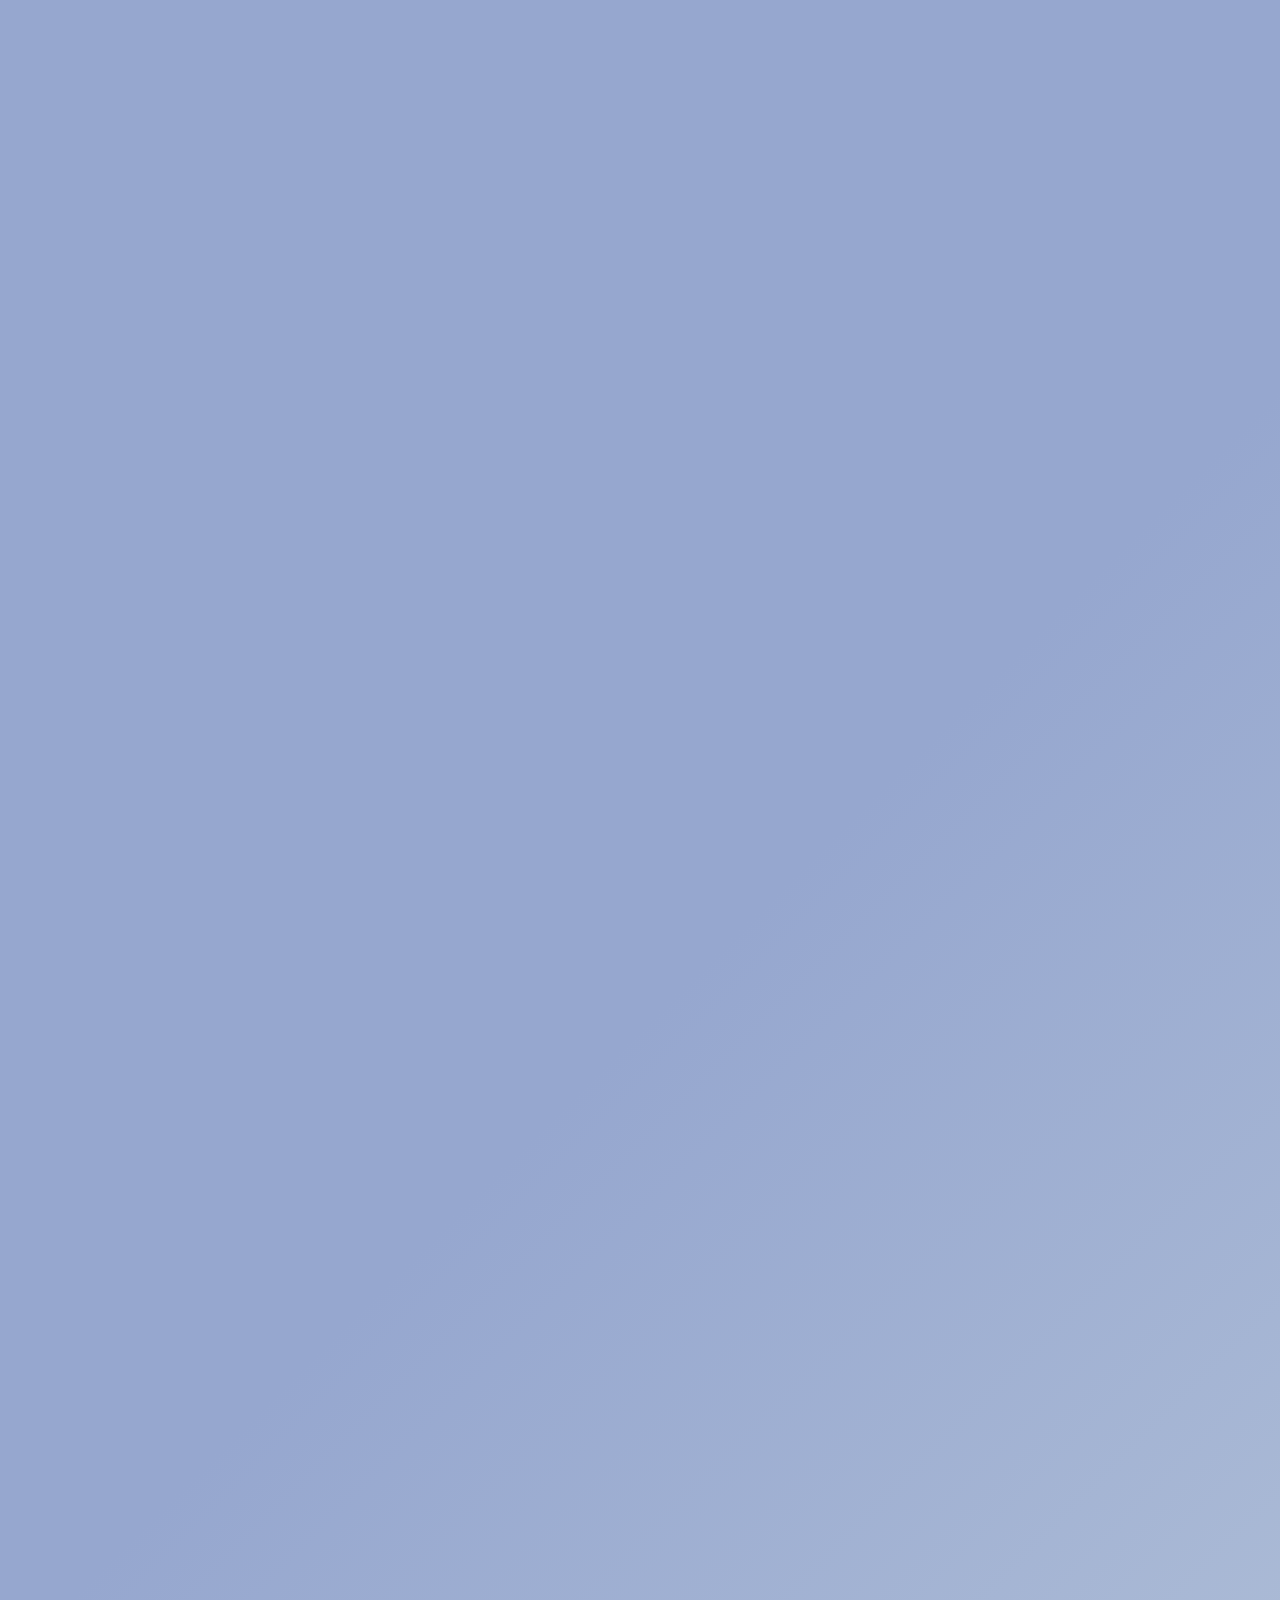
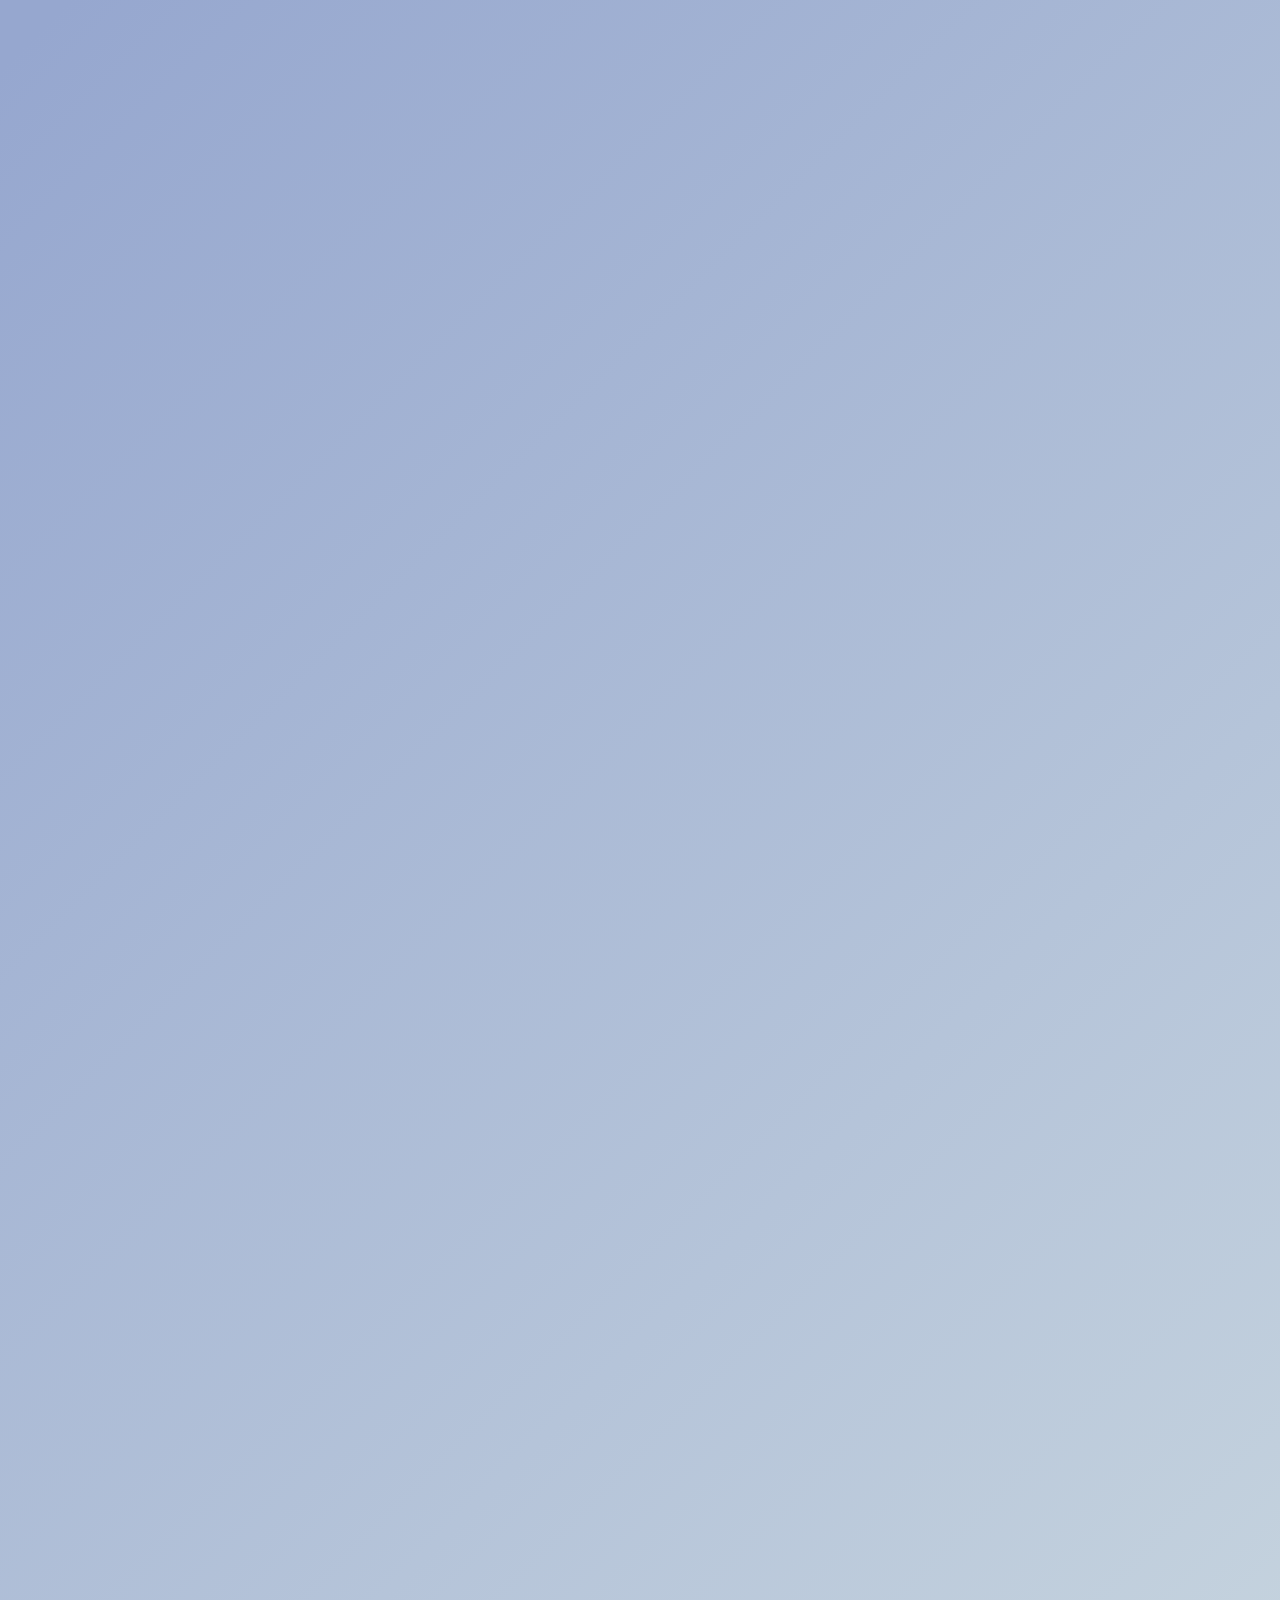
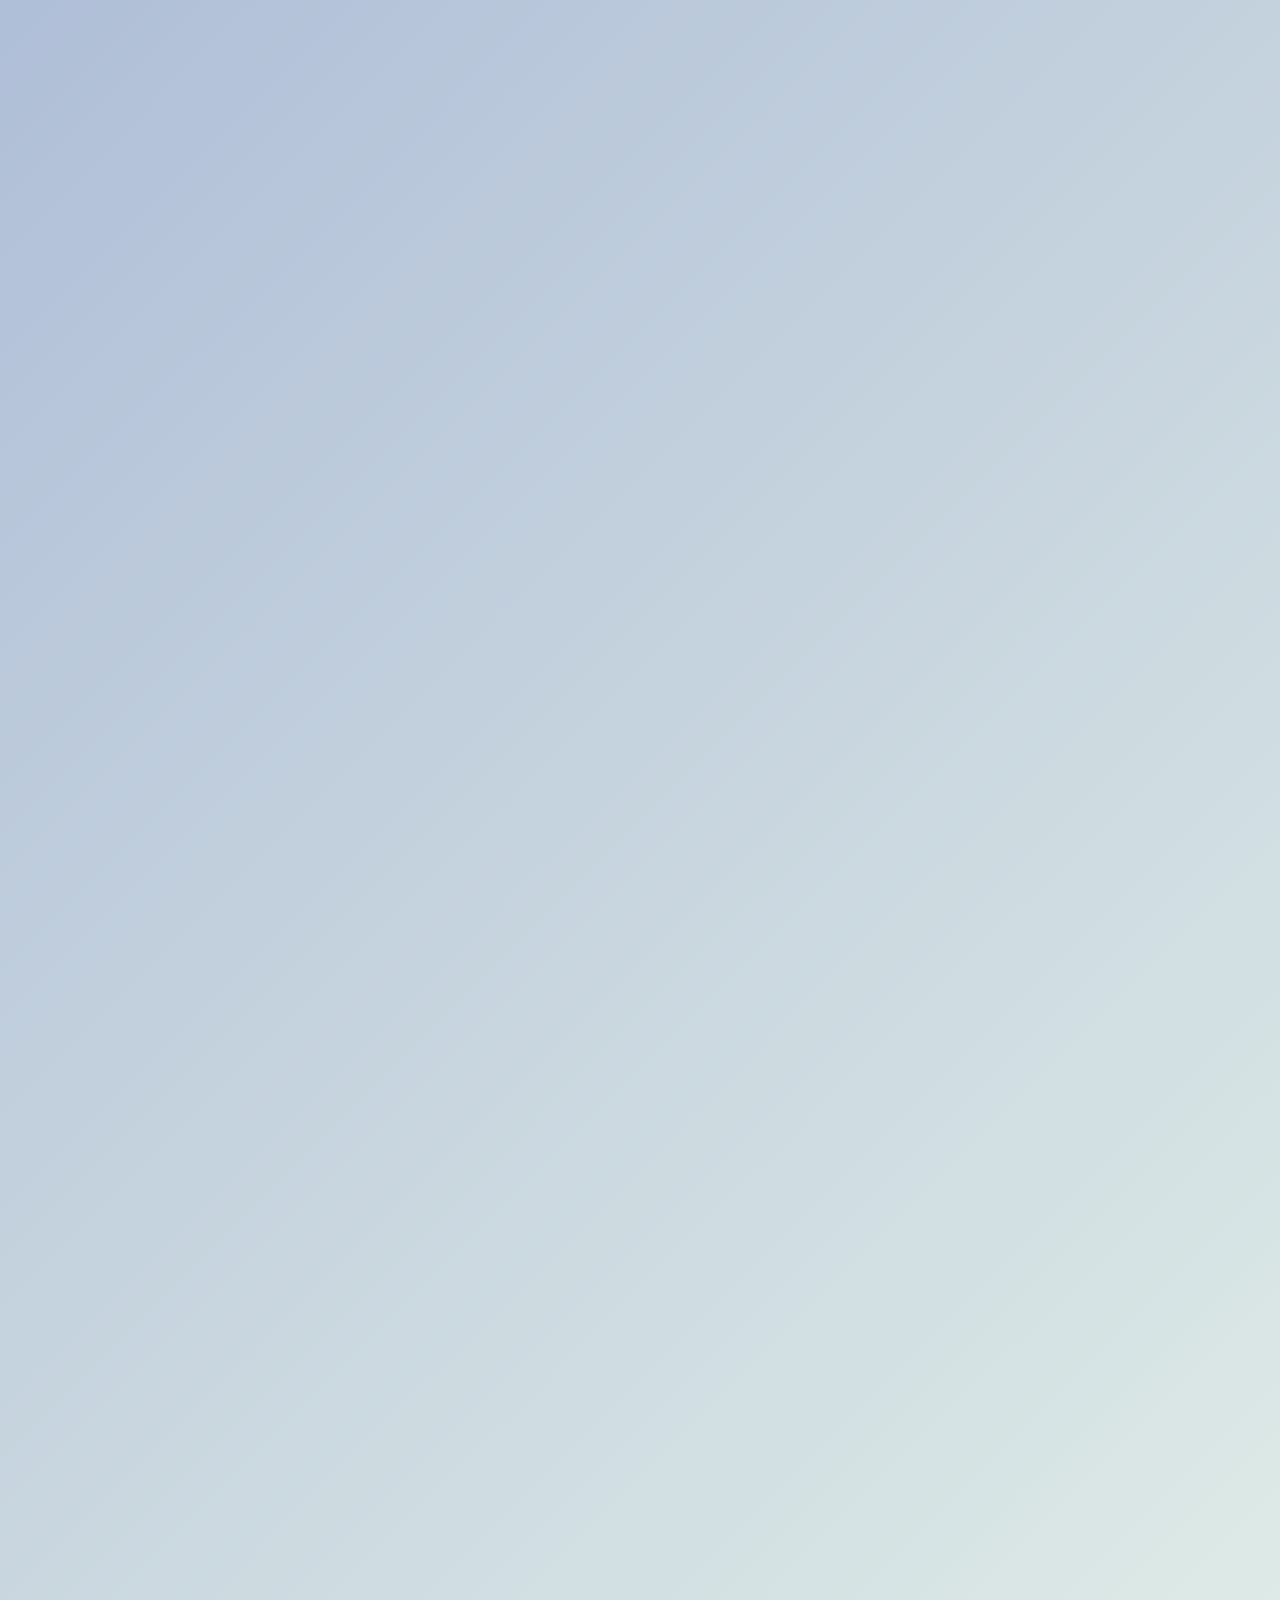
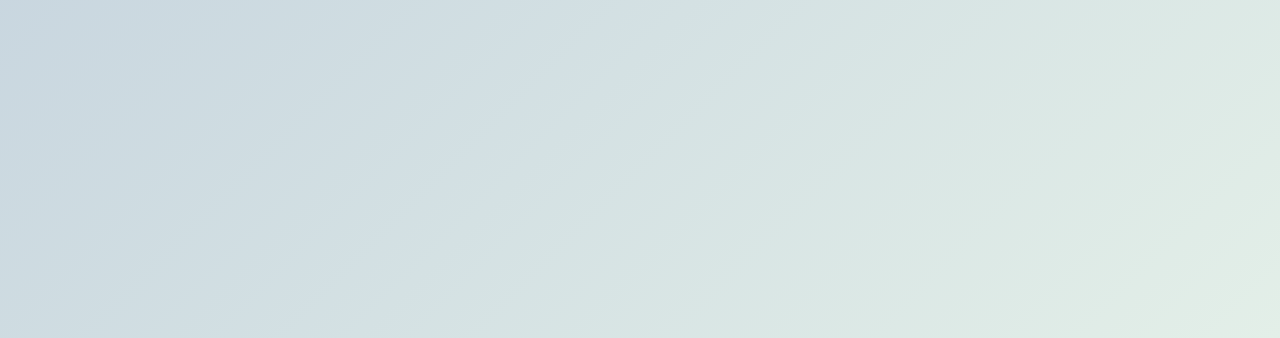
<file: actividad.html>
<!DOCTYPE html>
<html lang="es"> <head>
    <meta charset="UTF-8">
    <meta name="viewport" content="width=device-width, initial-scale=1.0">
    <title>Guía de Tendencias Digitales</title> <link rel="stylesheet" href="style2.css">
    <link href='https://unpkg.com/boxicons@2.1.4/css/boxicons.min.css' rel='stylesheet'>
    <link rel="shortcut icon" href="imagenes/Imagen_Tendencia.jpg" type="image/x-icon">
    <link rel="stylesheet" href="style2.css">
    <style>
        /* ======== ESTILOS BÁSICOS DE LA GUÍA ======== */
        body {
            font-family: Arial, sans-serif;
            background-color: #111; /* Fondo oscuro base */
            color: #eee;
            line-height: 1.6;
            padding-bottom: 100px; /* Para que el footer no tape el contenido */
        }

        .page-title {
            text-align: center;
            color: #00e0ff; /* Color de acento */
            margin-top: 20px;
            margin-bottom: 30px;
        }

        .guide-container {
            max-width: 900px;
            margin: 20px auto;
            padding: 20px;
            background-color: #1a1a1a;
            border-radius: 10px;
            box-shadow: 0 4px 15px rgba(0, 0, 0, 0.5);
        }

        .guide-section {
            background-color: #25252a;
            border: 1px solid #333;
            border-radius: 8px;
            margin-bottom: 25px;
            padding: 20px;
            
            /* Para la animación de scroll */
            opacity: 0;
            transform: translateY(30px);
            transition: opacity 0.6s ease-out, transform 0.6s ease-out;
        }

        /* Clase que añade el JS para la animación */
        .guide-section.visible {
            opacity: 1;
            transform: translateY(0);
        }

        .guide-section h2 {
            color: #00e0ff;
            border-bottom: 2px solid #00e0ff;
            padding-bottom: 10px;
            margin-top: 0;
        }

        .guide-section p {
            color: #ccc;
            margin-bottom: 15px;
        }

        .guide-section ul {
            padding-left: 20px;
            color: #ccc;
        }

        .guide-section li {
            margin-bottom: 10px;
        }

        strong {
            color: #f0f0f0;
            font-weight: bold;
        }

        /* Estilos del Loader (asumo que están en style2.css, pero los pongo aquí por si acaso) */
        #loader {
          position: fixed;
          top: 0;
          left: 0;
          width: 100%;
          height: 100%;
          background: #111;
          z-index: 9999;
          display: flex;
          justify-content: center;
          align-items: center;
        }
        /* ... (Aquí irían los estilos de .cat que ya tenías) ... */

    </style>
</head>
<body>
    <div id="loader">
    <div class="cat">
      <div class="cat__segment"></div>
      <div class="cat__segment"></div>
      <div class="cat__segment"></div>
      <div class="cat__segment"></div>
      <div class="cat__segment"></div>
      <div class="cat__segment"></div>
      <div class="cat__segment"></div>
      <div class="cat__segment"></div>
      <div class="cat__segment"></div>
      <div class="cat__segment"></div>
      <div class="cat__segment"></div>
      <div class="cat__segment"></div>
      <div class="cat__segment"></div>
      <div class="cat__segment"></div>
      <div class="cat__segment"></div>
      <div class="cat__segment"></div>
      <div class="cat__segment"></div>
      <div class="cat__segment"></div>
      <div class="cat__segment"></div>
      <div class="cat__segment"></div>
      <div class="cat__segment"></div>
      <div class="cat__segment"></div>
      <div class="cat__segment"></div>
      <div class="cat__segment"></div>
      <div class="cat__segment"></div>
      <div class="cat__segment"></div>
      <div class="cat__segment"></div>
      <div class="cat__segment"></div>
      <div class="cat__segment"></div>
      <div class="cat__segment"></div>
    </div>
    </div>
    
    <h1 class="page-title">Guía de Tendencias Digitales</h1>

    <div class="guide-container">

        <div class="guide-section">
            <h2>1. IA Generativa</h2>
            <p>La <strong>Inteligencia Artificial Generativa</strong> es un tipo de IA que no solo analiza datos, sino que puede <strong>crear contenido completamente nuevo</strong> y original. Este contenido puede ser texto, imágenes, música, código o incluso videos.</p>
            <p>Funciona aprendiendo de enormes cantidades de datos (por ejemplo, todo el texto de internet o millones de imágenes) y luego "entiende" los patrones para generar nuevas salidas. Modelos como GPT (para texto) o DALL-E (para imágenes) son ejemplos perfectos.</p>
            <p><strong>No es:</strong> Una IA de clasificación (que solo dice "esto es un gato" o "esto es spam") ni un simple robot de fábrica (que sigue instrucciones programadas).</p>
        </div>

        <div class="guide-section">
            <h2>2. Internet de las Cosas (IoT)</h2>
            <p>El <strong>Internet de las Cosas (IoT)</strong> se refiere a la red de <strong>dispositivos físicos cotidianos</strong> (como electrodomésticos, sensores, coches, relojes) que están equipados con sensores y software para <strong>conectarse a internet y intercambiar datos</strong>.</p>
            <p>El objetivo es que estos objetos sean "inteligentes" y puedan ser monitoreados o controlados de forma remota. Un "smartwatch" que mide tu pulso y lo envía a tu teléfono es IoT. Una nevera que te avisa que se acabó la leche es IoT.</p>
            <p><strong>No es:</strong> La nube (que es donde se almacenan los datos) ni el 5G (que es la red que *permite* que se conecten rápido).</p>
        </div>

        <div class="guide-section">
            <h2>3. Red 5G</h2>
            <p>El <strong>5G</strong> es la quinta generación de tecnología de redes móviles. Sus dos ventajas principales sobre el 4G son:</p>
            <ul>
                <li><strong>Velocidad:</strong> Es muchísimo más rápida, permitiendo descargas casi instantáneas.</li>
                <li><strong>Latencia ultra baja:</strong> La latencia es el tiempo de respuesta. El 5G la reduce a casi cero, lo cual es vital para coches autónomos, cirugía remota o gaming competitivo en la nube.</li>
            </ul>
            <p><strong>No es:</strong> Más barata (su despliegue es caro) ni tiene más cobertura (el 4G sigue llegando a más sitios, por ahora).</p>
        </div>

        <div class="guide-section">
            <h2>4. Metaverso</h2>
            <p>El <strong>Metaverso</strong> es un concepto de un <strong>universo virtual, persistente e interconectado</strong>. Es una visión futura de internet como un espacio 3D colectivo donde los usuarios, a través de avatares, pueden interactuar entre sí y con el entorno.</p>
            <p>Imagina un mundo virtual donde puedes trabajar, socializar, ir a conciertos o comprar, y todo está conectado. Plataformas como Fortnite o Roblox son consideradas "proto-metaversos", pero la visión completa es mucho más grande e integrada.</p>
            <p><strong>No es:</strong> Un solo videojuego o una red social específica, sino el conjunto de todos esos espacios interconectados.</p>
        </div>

        <div class="guide-section">
            <h2>5. Blockchain (Base de Criptomonedas)</h2>
            <p>La <strong>Blockchain</strong> o <strong>Cadena de Bloques</strong> es la tecnología fundamental detrás de las criptomonedas como Bitcoin. Es, en esencia, un <strong>libro contable digital que es público, distribuido e inmutable</strong>.</p>
            <ul>
                <li><strong>Distribuido:</strong> Miles de copias existen en miles de computadoras. No hay un dueño central.</li>
                <li><strong>Inmutable:</strong> Una vez que se registra una transacción (un "bloque"), no se puede modificar ni borrar.</li>
            </ul>
            <p>Esta estructura la hace extremadamente segura y transparente, eliminando la necesidad de un intermediario (como un banco) para verificar transacciones.</p>
        </div>

        <div class="guide-section">
            <h2>6. Big Data</h2>
            <p>El <strong>Big Data</strong> describe conjuntos de datos tan masivos y complejos que las herramientas tradicionales de procesamiento de datos no pueden manejarlos. Se define clásicamente por las <strong>3 'V'</strong>:</p>
            <ul>
                <li><strong>Volumen:</strong> Cantidades enormes de datos (terabytes, petabytes).</li>
                <li><strong>Velocidad:</strong> Los datos se generan y deben procesarse a una velocidad muy alta (ej. tuits por segundo, transacciones).</li>
                <li><strong>Variedad:</strong> Los datos vienen en muchos formatos diferentes (texto, imágenes, videos, datos de sensores, etc.).</li>
            </ul>
        </div>

        <div class="guide-section">
            <h2>7. Phishing</h2>
            <p>El <strong>Phishing</strong> es un ataque de ciberseguridad que usa la <strong>ingeniería social</strong> (engaño) para robar información confidencial del usuario. El atacante se hace pasar por una entidad de confianza (como un banco, Netflix, o tu trabajo) y envía un correo, SMS o mensaje fraudulento.</p>
            <p>El objetivo es que la víctima haga clic en un enlace malicioso o ingrese sus credenciales (usuario y contraseña) en una página web falsa que luce idéntica a la real. Su nombre viene de "pescar" (fishing) usuarios.</p>
        </div>

        <div class="guide-section">
            <h2>8. Realidad Aumentada (AR) vs. Realidad Virtual (VR)</h2>
            <p>Aunque suenan parecido, son muy diferentes:</p>
            <ul>
                <li><strong>Realidad Virtual (VR):</strong> Te <strong>sumerge por completo</strong> en un mundo 100% digital. Reemplaza tu visión del mundo real. Necesitas un visor (como el Oculus/Meta Quest) que te aísla del exterior.</li>
                <li><strong>Realidad Aumentada (AR):</strong> <strong>Superpone información digital</strong> (imágenes, texto, objetos 3D) sobre tu visión del mundo real. "Aumenta" la realidad. El ejemplo más famoso es Pokémon Go, o los filtros de Instagram/Snapchat.</li>
            </ul>
        </div>

        <div class="guide-section">
            <h2>9. Low-Code / No-Code</h2>
            <p>Las plataformas <strong>Low-Code (Poco Código)</strong> y <strong>No-Code (Sin Código)</strong> son herramientas de desarrollo que permiten a los usuarios crear aplicaciones (web, móviles, de negocio) usando <strong>interfaces gráficas visuales</strong> (como arrastrar y soltar bloques) en lugar de escribir código tradicional.</p>
            <p>El objetivo es "democratizar" el desarrollo, permitiendo que personas sin un fondo técnico profundo puedan construir y automatizar procesos rápidamente.</p>
            <p><strong>No es:</strong> Programación de bajo nivel (que es lo opuesto, como Ensamblador) ni herramientas de hacking.</p>
        </div>

        <div class="guide-section">
            <h2>10. Zero Trust (Confianza Cero)</h2>
            <p><strong>Zero Trust</strong> es un modelo o arquitectura de ciberseguridad. Su principio fundamental es: <strong>"Nunca confiar, siempre verificar"</strong>.</p>
            <p>El modelo tradicional de seguridad era como un castillo: si estabas "dentro" de la red (en la oficina), se confiaba en ti. Zero Trust asume que las amenazas pueden estar tanto dentro como fuera. Por lo tanto, cada usuario, dispositivo y conexión debe ser verificado y autenticado constantemente antes de darle acceso a cualquier recurso, sin importar dónde esté.</p>
        </div>

        <div class="guide-section">
            <h2>11. Edge Computing</h2>
            <p><strong>Edge Computing</strong> (Computación en el Borde) es una estrategia de arquitectura de red. En lugar de enviar todos los datos a un gran centro de datos en la nube (Cloud Computing) para ser procesados, el Edge Computing busca <strong>procesar esos datos lo más cerca posible de donde se generan</strong>.</p>
            <p>Por ejemplo, un coche autónomo no puede esperar a enviar datos a la nube para decidir si frenar. Necesita procesar los datos de sus sensores "en el borde" (en el propio coche) para tener una respuesta instantánea. Esto reduce la latencia.</p>
        </div>

        <div class="guide-section">
            <h2>12. NFT (Token No Fungible)</h2>
            <p>Un <strong>NFT (Token No Fungible)</strong> es un <strong>certificado digital de propiedad sobre un activo digital único</strong>. Utiliza la tecnología Blockchain para registrar quién es el dueño de algo.</p>
            <p>La clave es "No Fungible". Un billete de $100 es *fungible* (puedes cambiarlo por cualquier otro billete de $100). La pintura de la Mona Lisa es *no fungible* (es única). Un NFT es como el registro de propiedad de la Mona Lisa, pero para un archivo digital (como un .jpg, .mp3, etc.).</p>
        </div>

        <div class="guide-section">
            <h2>13. Computación Cuántica</h2>
            <p>La computación clásica (tu laptop, tu teléfono) usa <strong>"bits"</strong>. Un bit solo puede tener dos estados: <strong>0 o 1</strong>.</p>
            <p>La <strong>Computación Cuántica</strong> usa <strong>"Qubits" (Bits Cuánticos)</strong>. Gracias a un principio llamado "superposición cuántica", un Qubit puede ser <strong>0, 1, o ambos al mismo tiempo</strong>. Esto les permite realizar cálculos increíblemente complejos a una velocidad que es imposible para las computadoras clásicas, especialmente en áreas como la criptografía o el descubrimiento de medicinas.</p>
        </div>

        <div class="guide-section">
            <h2>14. SaaS (Software as a Service)</h2>
            <p><strong>SaaS</strong> significa <strong>Software como Servicio</strong> (Software as a Service). Es un modelo de distribución de software dentro del Cloud Computing.</p>
            <p>En lugar de comprar un software, instalarlo en tu PC y ser dueño de esa copia (como el antiguo Office en CD), con SaaS tú <strong>te suscribes al software</strong> (generalmente con un pago mensual) y accedes a él a través de internet (un navegador web o una app). El software vive en la nube, no en tu máquina.</p>
            <p>Ejemplos perfectos son <strong>Netflix, Gmail, Spotify, o Google Docs</strong>.</p>
        </div>

        <div class="guide-section">
            <h2>15. Green Tech (Tecnología Verde)</h2>
            <p>La <strong>Green Tech</strong> o <strong>Tecnología Sostenible</strong> no es una sola tecnología, sino un enfoque que utiliza la tecnología para <strong>reducir el impacto ambiental humano</strong> y promover la sostenibilidad.</p>
            <p>Su objetivo es crear productos y servicios que sean energéticamente eficientes, reduzcan la huella de carbono, minimicen los residuos o ayuden a gestionar mejor los recursos naturales. Esto incluye desde paneles solares y coches eléctricos hasta centros de datos más eficientes e IA que optimiza el consumo de energía.</p>
        </div>

    </div> <nav class="menu">
      <input type="radio" name="nav-item" id="m-home" checked>
      <label for="m-home" onclick="window.location.href='Principal.html'">Inicio</label>
    
      <input type="radio" name="nav-item" id="m-search">
      <label for="m-search" onclick="window.location.href='buscar.html'">Tendencias</label>
    
      <input type="radio" name="nav-item" id="m-notification">
      <label for="m-notification" onclick="window.location.href='actividad.html'">Actividad</label>
    
      <input type="radio" name="nav-item" id="m-favorites">
      <label for="m-favorites" onclick="window.location.href='juegos.html'">Juegos</label>
    
      <input type="radio" name="nav-item" id="m-profile">
      <label for="m-profile" onclick="window.location.href='perfil.html'">Perfil</label>
    
      <div class="selector"></div>
    </nav>
    
    <footer>
    <div class="social">
      <a href="https://www.facebook.com/profile.php?id=100037639095912" target="_blank">
          <i class='bx bxl-facebook-square'></i>
      </a>
      <a href="https://www.instagram.com/TU_USUARIO" target="_blank">
          <i class='bx bxl-instagram'></i>
      </a>
      <a href="https://twitter.com/TU_USUARIO" target="_blank">
          <i class='bx bxl-twitter'></i>
      </a>
      <a href="https://www.linkedin.com/in/TU_PERFIL" target="_blank">
          <i class='bx bxl-linkedin-square'></i>
      </a>
      </div>
      <p>Enderezando Fierros ©2025, Todos los derechos reservados.</p>
    </footer>

    <script>
        document.addEventListener("DOMContentLoaded", () => {
            // Actualizado para apuntar a la nueva clase '.guide-section'
            const sections = document.querySelectorAll(".guide-section");
        
            const revealOnScroll = () => {
                sections.forEach(section => {
                    const sectionTop = section.getBoundingClientRect().top;
                    if (sectionTop < window.innerHeight * 0.85) {
                        section.classList.add("visible");
                    }
                });
            };
        
            window.addEventListener("scroll", revealOnScroll);
            revealOnScroll(); // Llama una vez al cargar
        });
        
        // Simulación de carga (puedes borrar esto si tu loader funciona de otra forma)
        window.addEventListener("load", () => {
            const loader = document.getElementById("loader");
            if(loader) {
                setTimeout(() => {
                    loader.style.display = "none";
                }, 1000); // Esconde el loader después de 1 segundo
            }
        });
            
    </script>
    <script src="script.js"></script>
    </body>
</html>
</file>
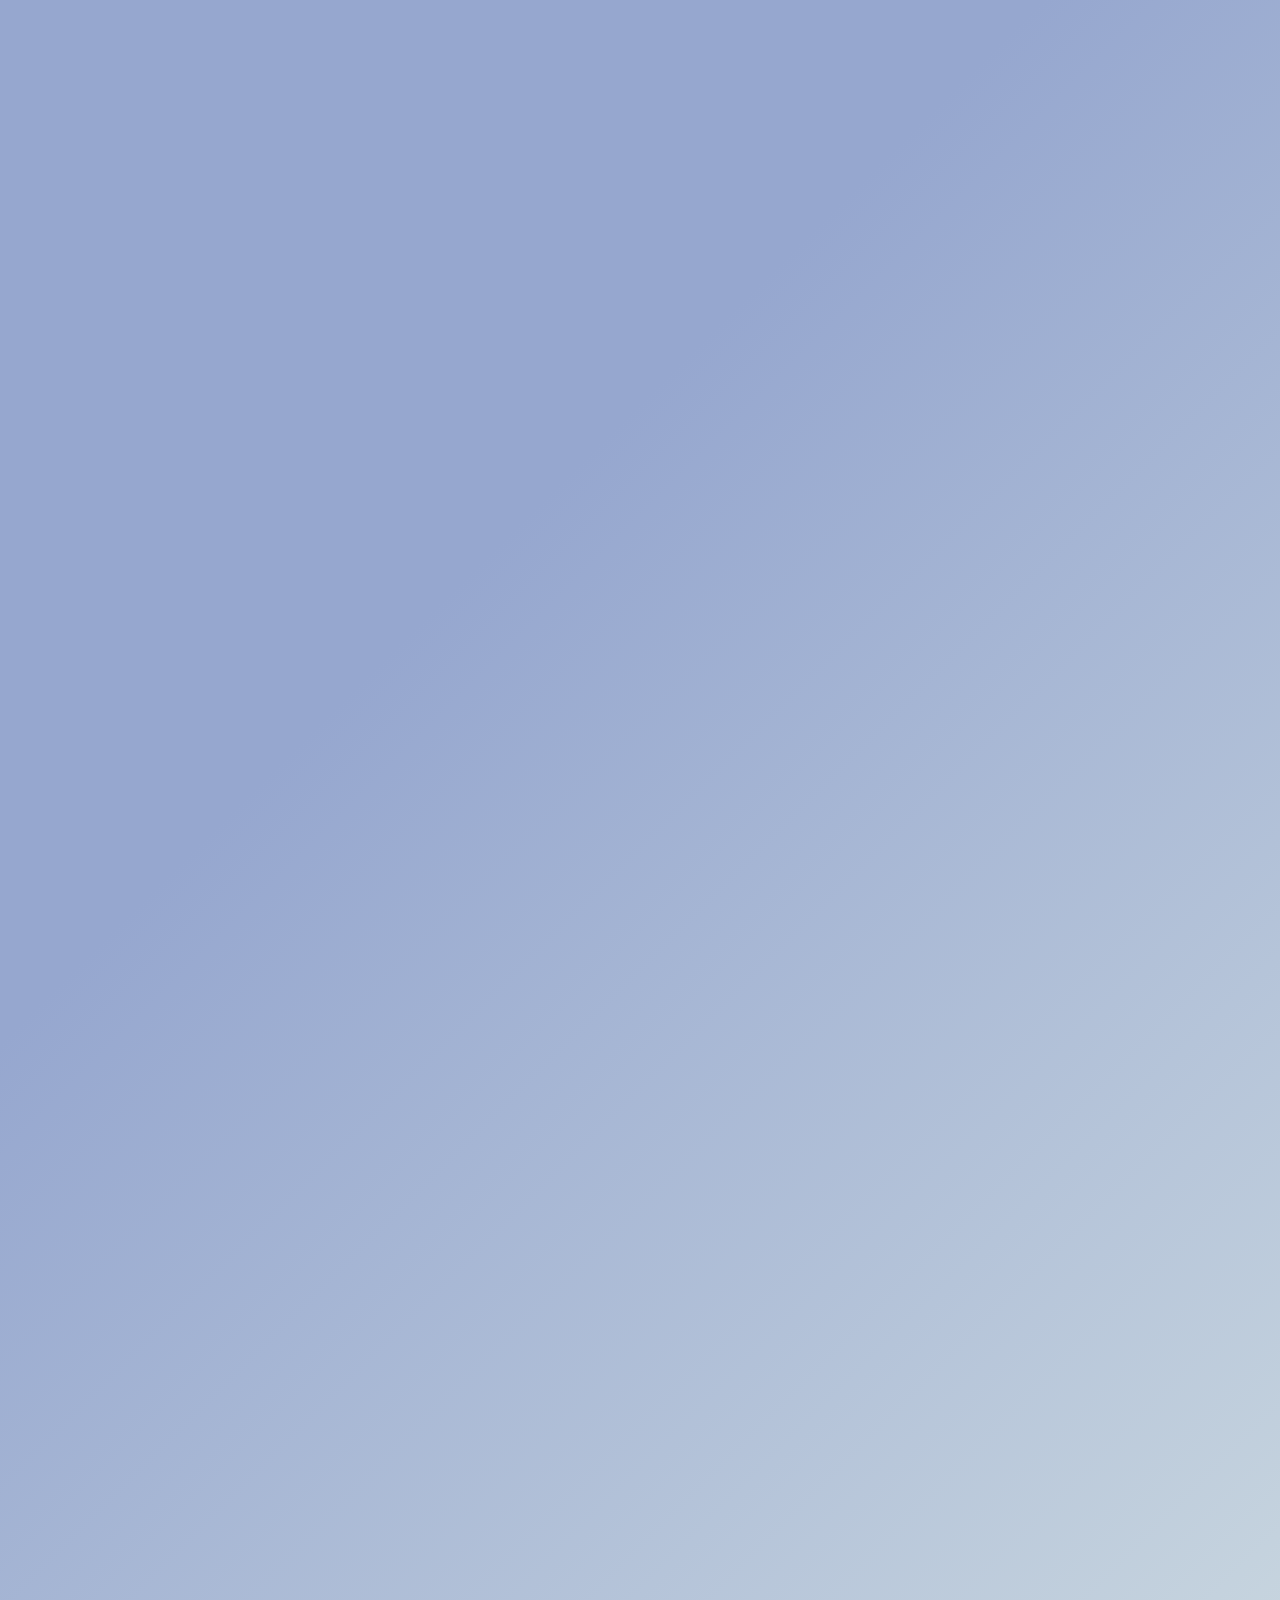
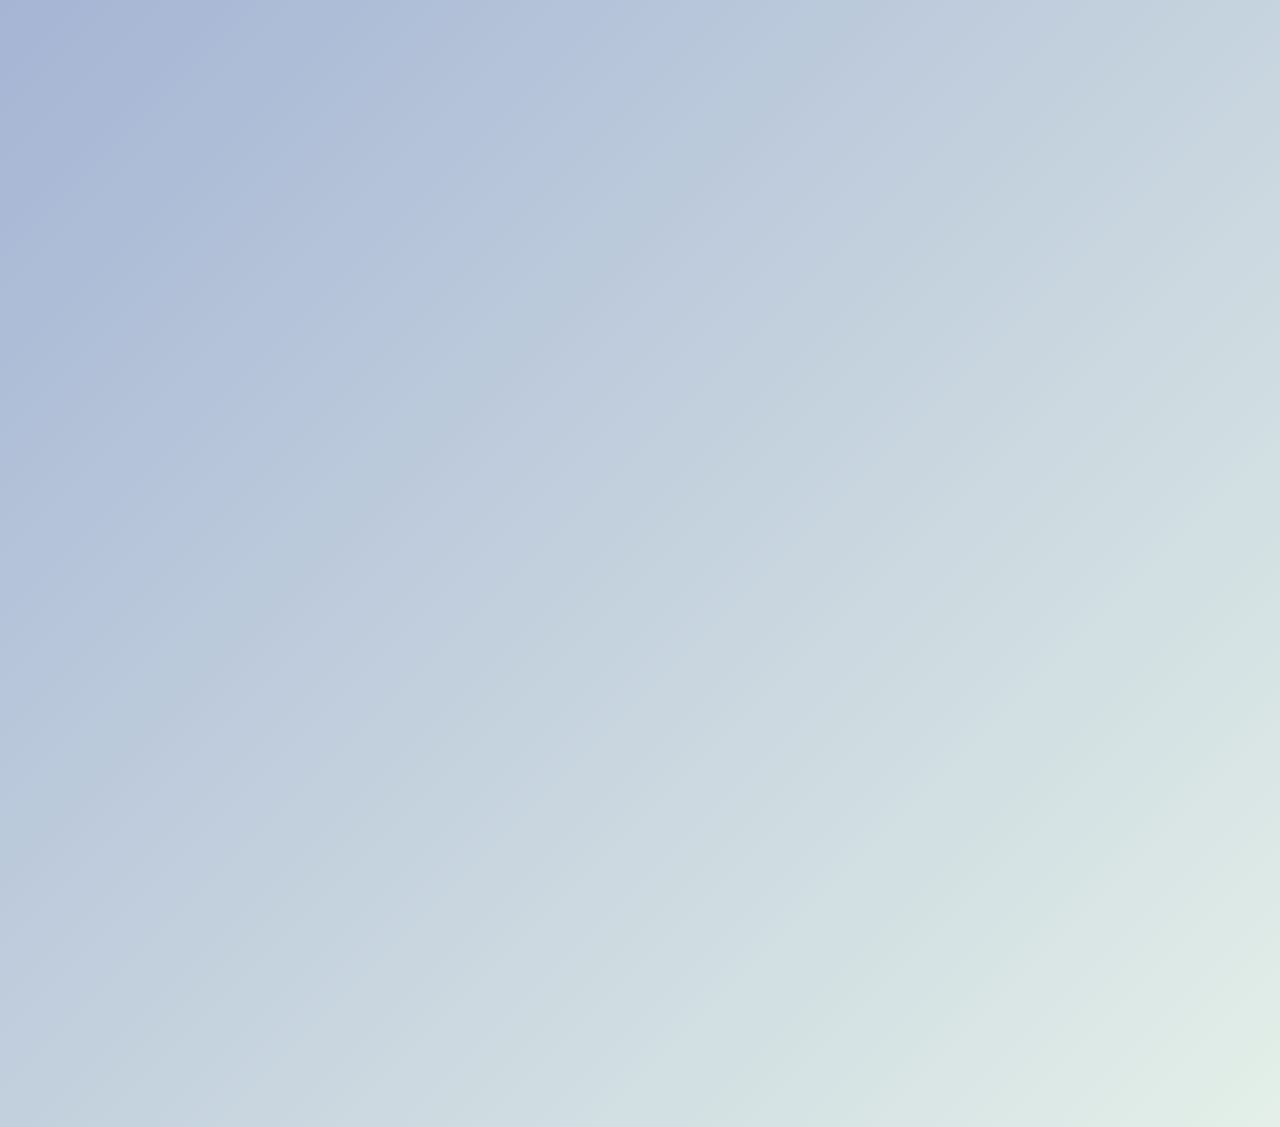
<file: buscar.html>
<!DOCTYPE html>
<html lang="en">
<head>
    <meta charset="UTF-8">
    <meta name="viewport" content="width=device-width, initial-scale=1.0">
     <link href='https://unpkg.com/boxicons@2.1.4/css/boxicons.min.css' rel='stylesheet'>
     <link rel="shortcut icon" href="imagenes/Imagen_Tendencia.jpg" type="image/x-icon">
     <link rel="stylesheet" href="style2.css">
    <title>Document</title>
</head>
<body>
    <div id="loader">
    <div class="cat">
      <div class="cat__segment"></div>
      <div class="cat__segment"></div>
      <div class="cat__segment"></div>
      <div class="cat__segment"></div>
      <div class="cat__segment"></div>
      <div class="cat__segment"></div>
      <div class="cat__segment"></div>
      <div class="cat__segment"></div>
      <div class="cat__segment"></div>
      <div class="cat__segment"></div>
      <div class="cat__segment"></div>
      <div class="cat__segment"></div>
      <div class="cat__segment"></div>
      <div class="cat__segment"></div>
      <div class="cat__segment"></div>
      <div class="cat__segment"></div>
      <div class="cat__segment"></div>
      <div class="cat__segment"></div>
      <div class="cat__segment"></div>
      <div class="cat__segment"></div>
      <div class="cat__segment"></div>
      <div class="cat__segment"></div>
      <div class="cat__segment"></div>
      <div class="cat__segment"></div>
      <div class="cat__segment"></div>
      <div class="cat__segment"></div>
      <div class="cat__segment"></div>
      <div class="cat__segment"></div>
      <div class="cat__segment"></div>
      <div class="cat__segment"></div>
    </div>
    </div>
    
   <div class="main">
    <div class="info">
        <h1>Hola, Soy Daniel <br> Y Exploro las Tendencias Digitales</h1>
        <p>Apasionado por el futuro digital y el diseño web. Me dedico a crear experiencias visuales inmersivas que reflejen las últimas tendencias tecnológicas, desde interfaces modernas hasta proyectos con IA, realidad aumentada y automatización creativa.</p>
        
        <button>Descargar resumen</button>
    </div>
    <img src="imagenes/Yo xd.jpeg">
</div>

<div class="recent">
    <div class="header">
        <h4>Tendencias Digitales Recientes</h4>
        <a href="blog.html">Ver todo</a>
    </div>
    <div class="posts">
        <div class="post-item">
            <h3>La revolución de la IA en el diseño web</h3>
            <div class="info">
                <h5>24 Feb 2025</h5>
                <h5>|</h5>
                <h5>Innovación, Inteligencia Artificial</h5>
            </div>
            <p>Explora cómo la inteligencia artificial está transformando la forma en que diseñamos, optimizamos y personalizamos sitios web. Desde el diseño generativo hasta la creación de interfaces automáticas.</p>
        </div>
        

        <div class="post-item">
            <h3>El auge de la Realidad Aumentada en el marketing digital</h3>
            <div class="info">
                <h5>18 Ene 2025</h5>
                <h5>|</h5>
                <h5>Marketing, Realidad Aumentada</h5>
            </div>
            <p>Las marcas utilizan experiencias interactivas en AR para conectar con sus usuarios de formas únicas. Descubre cómo esta tendencia está redefiniendo el contenido publicitario.</p>
        </div>

        <div class="post-item">
            <h3>Diseñando para la Web 3.0</h3>
            <div class="info">
                <h5>5 Ene 2024</h5>
                <h5>|</h5>
                <h5>Diseño, UI, Blockchain</h5>
            </div>
            <p>La nueva era de la descentralización digital exige una forma diferente de pensar el diseño: interfaces más seguras, limpias y transparentes para un usuario empoderado.</p>
        </div>

        
    </div>
</div>

<div class="separator">
    <h4>Proyectos Destacados en Tendencias Digitales</h4>
</div>

<div class="featured">
    <div class="item">
        <img src="imagenes/JavaScrip.png">
        <div class="details">
            <h3>Interfaz Interactiva con JavaScript Moderno</h3>
            <div class="item-info">
                <div class="year-badge">2023</div>
                <h4>Desarrollo Web</h4>
            </div>
            <p>Aplicando las últimas prácticas de JavaScript para crear experiencias digitales rápidas, responsivas y atractivas con enfoque en el usuario moderno.</p>
        </div>
    </div>

    <div class="item">
        <img src="imagenes/Login Minimalista.png">
        <div class="details">
            <h3>Diseño Minimalista con IA</h3>
            <div class="item-info">
                <div class="year-badge">2024</div>
                <h4>UI/UX Inteligente</h4>
            </div>
            <p>Un diseño limpio y funcional inspirado en la simplicidad moderna, donde la inteligencia artificial personaliza cada interacción.</p>
        </div>
    </div>

    <div class="item">
        <img src="imagenes/Logo minimalista de GENESIS.png">
        <div class="details">
            <h3>Proyecto GENESIS – Innovación Digital</h3>
            <div class="item-info">
                <div class="year-badge">2025</div>
                <h4>Transformación Digital</h4>
            </div>
            <p>- <b>Visión:</b> Impulsar el cambio hacia la era digital. <br>
            - <b>Creatividad:</b> Fusión entre arte, código y tecnología. <br>
            - <b>Adaptabilidad:</b> Cada diseño evoluciona con las tendencias globales. <br>
            - <b>Futuro:</b> Construyendo entornos donde lo digital se siente humano.</p>
        </div>
        <a href="actividad.html" class="about__details-link">
            <button class="about__details-button">Descubre Más</button>
        </a>
    </div>

    <div class="item">
        <img src="imagenes/Tendicia Logo.jpg">
        <div class="details">
            <h3>Plataforma Interactiva de Tendencias</h3>
            <div class="item-info">
                <div class="year-badge">2025</div>
                <h4>Innovación Tecnológica</h4>
            </div>
            <p>Un proyecto donde los usuarios pueden explorar y analizar las principales tendencias digitales del momento: IA, VR, automatización y más.</p>
        </div>
    </div>
</div>

   <nav class="menu">
  <input type="radio" name="nav-item" id="m-home" checked>
  <label for="m-home" onclick="window.location.href='Principal.html'">Inicio</label>

  <input type="radio" name="nav-item" id="m-search">
  <label for="m-search" onclick="window.location.href='buscar.html'">Tendencias</label>

  <input type="radio" name="nav-item" id="m-notification">
  <label for="m-notification" onclick="window.location.href='actividad.html'">Actividad</label>

  <input type="radio" name="nav-item" id="m-favorites">
  <label for="m-favorites" onclick="window.location.href='juegos.html'">Juegos</label>

  <input type="radio" name="nav-item" id="m-profile">
  <label for="m-profile" onclick="window.location.href='perfil.html'">Perfil</label>

  <div class="selector"></div>
</nav>

<footer>
    <div class="social">
        <a href="https://www.facebook.com/profile.php?id=100037639095912" target="_blank">
            <i class='bx bxl-facebook-square'></i>
        </a>
        <a href="https://www.instagram.com/TU_USUARIO" target="_blank">
            <i class='bx bxl-instagram'></i>
        </a>
        <a href="https://twitter.com/TU_USUARIO" target="_blank">
            <i class='bx bxl-twitter'></i>
        </a>
        <a href="https://www.linkedin.com/in/TU_PERFIL" target="_blank">
            <i class='bx bxl-linkedin-square'></i>
        </a>
    </div>
    <p>Daniel Ramirez Flores ©2025, Todos los derechos reservados.</p>
</footer>

<script>
    // Preloader
    window.addEventListener('load', () => {
        const preloader = document.querySelector('.preloader');
        setTimeout(() => {
            preloader.classList.add('hidden');
        }, 2000);
    });

    // Page transitions
    document.addEventListener("DOMContentLoaded", () => {
        const sections = document.querySelectorAll(".section");

        const revealOnScroll = () => {
            sections.forEach(section => {
                const sectionTop = section.getBoundingClientRect().top;
                if (sectionTop < window.innerHeight * 0.85) {
                    section.classList.add("visible");
                }
            });
        };

        window.addEventListener("scroll", revealOnScroll);
        revealOnScroll();

        const links = document.querySelectorAll('a[href]');
        links.forEach(link => {
            link.addEventListener('click', (e) => {
                if (link.href !== window.location.href) {
                    e.preventDefault();
                    document.body.classList.add('fade-out');
                    setTimeout(() => {
                        window.location.href = link.href;
                    }, 500);
                }
            });
        });
    });

    
</script>


    <script src="script.js"></script>
</body>
</html>
</file>
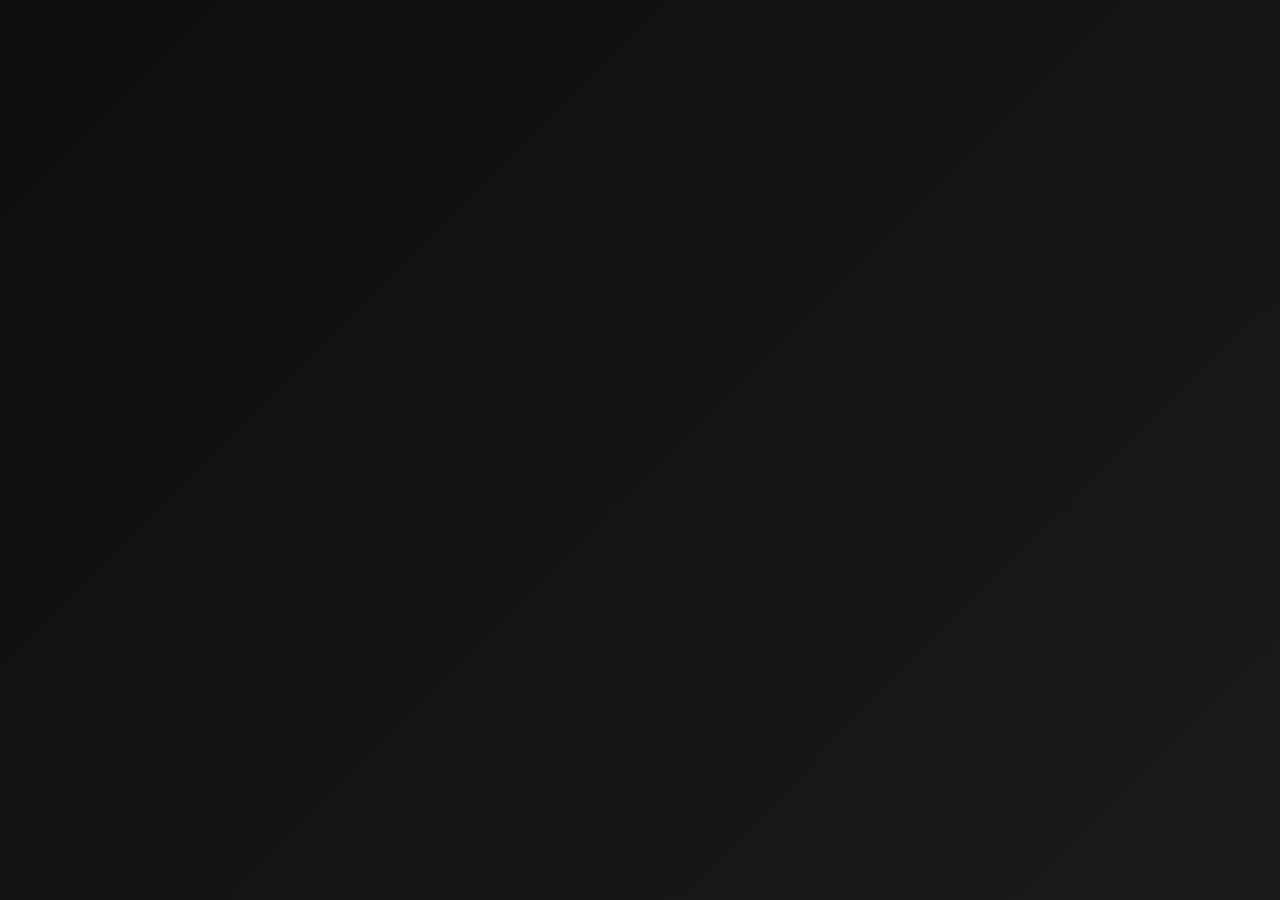
<file: juegos.html>
<!DOCTYPE html>
<html lang="es">
<head>
    <meta charset="UTF-8">
    <meta name="viewport" content="width=device-width, initial-scale=1.0">
    <title>Cuestionario 3D Tendencias Digitales</title>
    <link rel="stylesheet" href="style2.css">
    <link rel="shortcut icon" href="imagenes/Imagen_Tendencia.jpg" type="image/x-icon">
    <style>
        /* ======== Estilos generales ======== */
        body {
            margin: 0;
            background: linear-gradient(135deg, #0e0e0e, #1a1a1a);
            color: white;
            font-family: 'Poppins', sans-serif;
            overflow-x: hidden;
        }

        /* ======== Preloader ======== */
        .loading-overlay {
            position: fixed;
            top: 0; left: 0;
            width: 100%; height: 100%;
            background: radial-gradient(circle, #1a1a1a, #000);
            display: flex;
            align-items: center;
            justify-content: center;
            z-index: 999;
            opacity: 1;
            transition: opacity 0.3s ease-in-out;
        }

        .loading-overlay.hidden {
            opacity: 0;
            pointer-events: none;
        }

        .loader {
            border: 4px solid rgba(255,255,255,0.2);

        /* ======== Opciones de respuesta ======== */
        .options {
            display: flex;
            flex-direction: column;
            gap: 10px;
            margin-top: 16px;
        }
        .option {
            background: rgba(255,255,255,0.06);
            color: #fff;
            border: 1px solid rgba(255,255,255,0.08);
            padding: 8px 12px;
            border-radius: 8px;
            cursor: pointer;
            text-align: left;
        }
        .option:hover { filter: brightness(1.2); }
        .option.selected { outline: 2px solid #ffd54f; }
        .option.correct { background: rgba(76,175,80,0.16); border-color: rgba(76,175,80,0.4); }
        .option.incorrect { background: rgba(244,67,54,0.12); border-color: rgba(244,67,54,0.4); }
        .feedback { margin-top: 8px; font-weight: 600; }
        .feedback.correct { color: #5dd26a; }
        .feedback.incorrect { color: #ff8a80; }
            border-top: 4px solid #fff;
            border-radius: 50%;
            width: 60px; height: 60px;
            animation: spin 0.8s linear infinite;
        }

        @keyframes spin {
            0% {transform: rotate(0deg);}
            100% {transform: rotate(360deg);}
        }

        /* ======== Contenido principal ======== */
        #main-content {
            opacity: 0;
            transition: opacity 0.3s ease-in-out;
            padding-top: 80px;
            text-align: center;
        }

        #main-content.visible {
            opacity: 1;
        }

        /* ======== Carrusel 3D ======== */
        .quiz-container {
            perspective: 1200px;
            width: 90%;
            max-width: 700px;
            margin: 60px auto;
            position: relative;
            height: 350px;
        }

        .quiz-item {
            position: absolute;
            width: 100%;
            backface-visibility: hidden;
            transform-style: preserve-3d;
            opacity: 0;
            transition: opacity 0.6s, transform 0.6s;
            background: rgba(255,255,255,0.05);
            border: 1px solid rgba(255,255,255,0.1);
            padding: 20px;
            border-radius: 16px;
            box-shadow: 0 10px 30px rgba(0,0,0,0.4);
        }

        .quiz-item.active {
            opacity: 1;
            transform: rotateY(0deg) scale(1.02);
        }

        .quiz-item.next {
            opacity: 0;
            transform: rotateY(90deg) scale(0.9);
        }

        .quiz-item.prev {
            opacity: 0;
            transform: rotateY(-90deg) scale(0.9);
        }

        /* ======== Botones ======== */
        .buttons {
            margin-top: 20px;
            display: flex;
            justify-content: center;
            gap: 20px;
        }

        button {
            background: #fff;
            color: #000;
            border: none;
            padding: 10px 20px;
            border-radius: 8px;
            font-weight: bold;
            cursor: pointer;
            transition: all 0.2s ease-in-out;
        }

        button:hover {
            transform: scale(1.1);
            background: #00e0ff;
        }

        /* ======== Opciones ======== */
        .options {
            margin-top: 15px;
            text-align: left;
        }

        .option {
            background: rgba(255,255,255,0.1);
            padding: 8px 12px;
            border-radius: 8px;
            margin: 6px 0;
            cursor: pointer;
            transition: all 0.2s;
        }

        .option:hover {
            background: rgba(0,224,255,0.3);
        }

        .correct {
            background: rgba(0,255,0,0.3) !important;
            border: 1px solid #00ff00;
        }

        .incorrect {
            background: rgba(255,0,0,0.3) !important;
            border: 1px solid #ff0000;
        }

        /* ======== Overlay de pregunta ======== */
        .question-overlay {
            position: fixed;
            top: 0; left: 0; right: 0; bottom: 0;
            display: flex;
            align-items: center;
            justify-content: center;
            background: rgba(0,0,0,0.6);
            z-index: 1000;
            opacity: 0;
            pointer-events: none;
            transition: opacity 0.25s ease;
        }
        .question-overlay.active { opacity: 1; pointer-events: auto; }
        .question-card {
            background: #0f1724;
            color: #fff;
            padding: 20px;
            border-radius: 12px;
            width: 90%;
            max-width: 720px;
            box-shadow: 0 10px 30px rgba(0,0,0,0.6);
            text-align: left;
        }
        .question-card h3 { margin-top: 0; }
        .option-button {
            display: block;
            width: 100%;
            padding: 10px 12px;
            margin: 8px 0;
            border-radius: 8px;
            border: 1px solid rgba(255,255,255,0.08);
            background: rgba(255,255,255,0.03);
            color: #fff;
            cursor: pointer;
            text-align: left;
        }
        .option-button.disabled { opacity: 0.6; pointer-events: none; }
        .option-button.correct { background: rgba(34,197,94,0.14); border-color: rgba(34,197,94,0.6); }
        .option-button.incorrect { background: rgba(239,68,68,0.12); border-color: rgba(239,68,68,0.6); }
        .rationale { margin-top: 10px; font-weight: 600; }
        .hidden { display: none !important; }
    </style>
</head>
<body>

    <!-- ======== Pantalla de carga ======== -->
    <div id="loading-overlay" class="loading-overlay">
        <div class="loader"></div>
    </div>

    <!-- ======== Contenido principal ======== -->
    <div id="main-content">
        <h1>Cuestionario 3D - Tendencias Digitales</h1>

        <div id="main-carousel" class="quiz-container">
            <ul id="carousel-item-wrapper" class="carousel-list"></ul>
        </div>

        <!-- Overlay que muestra la pregunta seleccionada -->
        <div id="question-overlay" class="question-overlay" aria-hidden="true">
            <div class="question-card">
                <h3 id="question-text">Pregunta</h3>
                <div id="options-container" class="options"></div>
                <div id="rationale-text" class="rationale"></div>
                <div style="text-align:right; margin-top:12px;">
                    <button id="next-question-btn" class="hidden">Siguiente</button>
                </div>
            </div>
        </div>

        <div class="buttons">
            <button id="prev">Anterior</button>
            <button id="next">Siguiente</button>
        </div>
   </div>

    <nav class="menu">
  <input type="radio" name="nav-item" id="m-home" checked>
  <label for="m-home" onclick="window.location.href='index.html'">Inicio</label>

  <input type="radio" name="nav-item" id="m-search">
  <label for="m-search" onclick="window.location.href='buscar.html'">Tendencias</label>

  <input type="radio" name="nav-item" id="m-notification">
  <label for="m-notification" onclick="window.location.href='actividad.html'">Actividad</label>

  <input type="radio" name="nav-item" id="m-favorites">
  <label for="m-favorites" onclick="window.location.href='juegos.html'">Juegos</label>

  <input type="radio" name="nav-item" id="m-profile">
  <label for="m-profile" onclick="window.location.href='perfil.html'">Perfil</label>

  <div class="selector"></div>
</nav>

        <script>
            /* ======== Script de preguntas (basado en ejemplo del usuario) ======== */
            const quizData = [
    {
        "question": "¿Qué es la 'IA Generativa'?",
        "answerOptions": [
            { "text": "IA que solo puede clasificar datos.", "isCorrect": false, "rationale": "Eso es IA de clasificación, un tipo más tradicional." },
            { "text": "IA que puede crear contenido nuevo (texto, imágenes, música).", "isCorrect": true, "rationale": "Correcto. Modelos como GPT y DALL-E son ejemplos de IA Generativa." },
            { "text": "Un tipo de antivirus avanzado.", "isCorrect": false, "rationale": "Aunque la IA se usa en antivirus, no es lo que define a la IA Generativa." },
            { "text": "IA que controla robots en una fábrica.", "isCorrect": false, "rationale": "Eso es IA aplicada a la robótica, pero no necesariamente generativa." }
        ]
    },
    {
        "question": "¿A qué se refiere el 'Internet de las Cosas' (IoT)?",
        "answerOptions": [
            { "text": "A una red de internet ultrarrápida.", "isCorrect": false, "rationale": "Eso describiría más al 5G o la fibra óptica." },
            { "text": "A la 'dark web' o internet profunda.", "isCorrect": false, "rationale": "El IoT opera en la internet pública y privada, no en la dark web." },
            { "text": "A la red de dispositivos físicos (ej. sensores, electrodomésticos) conectados a internet.", "isCorrect": true, "rationale": "Correcto. IoT se refiere a objetos cotidianos que recopilan e intercambian datos." },
            { "text": "A un sistema de almacenamiento en la nube.", "isCorrect": false, "rationale": "La nube se usa para almacenar datos de IoT, pero no es el IoT en sí." }
        ]
    },
    {
        "question": "¿Cuál es la principal ventaja del 5G sobre el 4G?",
        "answerOptions": [
            { "text": "Latencia mucho más baja y mayor velocidad.", "isCorrect": true, "rationale": "El 5G está diseñado para una latencia (tiempo de respuesta) casi instantánea." },
            { "text": "Tiene mayor cobertura global en zonas rurales.", "isCorrect": false, "rationale": "La cobertura 4G sigue siendo más amplia; el 5G se está expandiendo." },
            { "text": "Es significativamente más barato.", "isCorrect": false, "rationale": "El despliegue de infraestructura 5G es muy costoso." },
            { "text": "Gasta menos batería en los móviles.", "isCorrect": false, "rationale": "Actualmente, las radios 5G pueden consumir más batería que las 4G." }
        ]
    },
    {
        "question": "¿Qué es el 'Metaverso'?",
        "answerOptions": [
            { "text": "Un nuevo videojuego de disparos.", "isCorrect": false, "rationale": "Los videojuegos son parte del Metaverso, pero no lo definen." },
            { "text": "El sistema operativo de Apple para VR.", "isCorrect": false, "rationale": "Apple trabaja en visionOS, pero el Metaverso es un concepto más amplio." },
            { "text": "Un universo virtual persistente e interconectado.", "isCorrect": true, "rationale": "Es un concepto de un espacio virtual colectivo y compartido." },
            { "text": "Una red social solo para empresas.", "isCorrect": false, "rationale": "Aunque tendrá aplicaciones empresariales, es un concepto más amplio." }
        ]
    },
    {
        "question": "¿Qué tecnología es la base de las criptomonedas como Bitcoin?",
        "answerOptions": [
            { "text": "Inteligencia Artificial", "isCorrect": false, "rationale": "La IA no es la tecnología fundamental de Bitcoin." },
            { "text": "Blockchain (Cadena de Bloques)", "isCorrect": true, "rationale": "Blockchain es el libro contable digital, distribuido e inmutable que registra las transacciones." },
            { "text": "Computación en la Nube", "isCorrect": false, "rationale": "La nube puede alojar nodos, pero no es la tecnología base." },
            { "text": "5G", "isCorrect": false, "rationale": "El 5G es una tecnología de red, no de base de datos." }
        ]
    },
    {
        "question": "¿Qué caracteriza al 'Big Data'?",
        "answerOptions": [
            { "text": "Las 3 'V': Volumen, Velocidad y Variedad.", "isCorrect": true, "rationale": "Estas son las tres características clásicas que definen al Big Data." },
            { "text": "La velocidad de la conexión a internet.", "isCorrect": false, "rationale": "La velocidad de internet ayuda a mover Big Data, pero no lo define." },
            { "text": "Un tipo de base de datos SQL.", "isCorrect": false, "rationale": "Big Data a menudo utiliza bases de datos NoSQL debido a su variedad." },
            { "text": "Solo los archivos de más de 1 Terabyte.", "isCorrect": false, "rationale": "El volumen es una parte, pero también lo son la velocidad y la variedad." }
        ]
    },
    {
        "question": "¿Qué es 'Phishing' en ciberseguridad?",
        "answerOptions": [
            { "text": "Un virus que encripta archivos (Ransomware).", "isCorrect": false, "rationale": "Eso es Ransomware. El Phishing es el método de engaño." },
            { "text": "Un intento de engañar a alguien para que revele información confidencial.", "isCorrect": true, "rationale": "Usa correos o mensajes fraudulentos para 'pescar' contraseñas o datos." },
            { "text": "Un software de protección de red (Firewall).", "isCorrect": false, "rationale": "Un Firewall protege contra ataques, el phishing es un tipo de ataque." },
            { "text": "Un error de hardware en un servidor.", "isCorrect": false, "rationale": "El Phishing es un ataque de ingeniería social, no un error de hardware." }
        ]
    },
    {
        "question": "Diferencia entre Realidad Aumentada (AR) y Realidad Virtual (VR):",
        "answerOptions": [
            { "text": "AR superpone información digital en el mundo real; VR te sumerge en un mundo digital.", "isCorrect": true, "rationale": "Correcto. AR (ej. Pokémon Go) 'aumenta' tu entorno; VR (ej. Oculus) lo 'reemplaza'." },
            { "text": "AR te sumerge en un mundo 100% digital y VR no.", "isCorrect": false, "rationale": "Es al revés. VR te sumerge, AR superpone." },
            { "text": "AR es solo para teléfonos y VR para consolas.", "isCorrect": false, "rationale": "Ambas tecnologías existen en múltiples plataformas." },
            { "text": "No hay diferencia, son lo mismo.", "isCorrect": false, "rationale": "Son conceptos fundamentalmente diferentes." }
        ]
    },
    {
        "question": "¿Qué permiten las plataformas 'Low-Code' / 'No-Code'?",
        "answerOptions": [
            { "text": "Programar en un lenguaje de muy bajo nivel.", "isCorrect": false, "rationale": "Eso es programación de bajo nivel (ej. ensamblador), lo opuesto." },
            { "text": "Hackear sistemas de forma sencilla.", "isCorrect": false, "rationale": "Son herramientas de desarrollo, no de hacking." },
            { "text": "Crear aplicaciones con interfaces visuales y menos código.", "isCorrect": true, "rationale": "Su objetivo es acelerar y democratizar el desarrollo de software." },
            { "text": "Diseñar solo páginas web estáticas.", "isCorrect": false, "rationale": "Permiten crear aplicaciones complejas con lógica y bases de datos." }
        ]
    },
    {
        "question": "¿Cuál es el principio del modelo 'Zero Trust' (Confianza Cero)?",
        "answerOptions": [
            { "text": "Confiar en todos los dispositivos dentro de la red.", "isCorrect": false, "rationale": "Eso es el modelo de 'castillo y foso' tradicional, que Zero Trust reemplaza." },
            { "text": "Usar solo un antivirus muy potente.", "isCorrect": false, "rationale": "Zero Trust es una arquitectura de red, no un solo software." },
            { "text": "Bloquear todo el tráfico de internet.", "isCorrect": false, "rationale": "Eso no sería funcional; Zero Trust permite tráfico verificado." },
            { "text": "Nunca confiar, siempre verificar.", "isCorrect": true, "rationale": "Asume que cualquier dispositivo puede ser una amenaza y requiere verificación constante." }
        ]
    },
    {
        "question": "¿Qué es 'Edge Computing'?",
        "answerOptions": [
            { "text": "Procesar datos en un gran centro de datos (Cloud).", "isCorrect": false, "rationale": "Eso es Cloud Computing. Edge es lo opuesto." },
            { "text": "Procesar datos más cerca de donde se generan (en el 'borde').", "isCorrect": true, "rationale": "Reduce la latencia al procesar datos localmente (ej. en una cámara o un coche)." },
            { "text": "Un nuevo tipo de cable de red.", "isCorrect": false, "rationale": "Es un concepto de arquitectura de red, no un cable." },
            { "text": "Una técnica de encriptación de datos.", "isCorrect": false, "rationale": "Es una estrategia de procesamiento, no de encriptación." }
        ]
    },
    {
        "question": "¿Qué es un NFT (Token No Fungible)?",
        "answerOptions": [
            { "text": "Una nueva criptomoneda como Bitcoin.", "isCorrect": false, "rationale": "Bitcoin es 'fungible' (uno vale lo mismo que otro). Los NFT son únicos." },
            { "text": "Un tipo de archivo de imagen comprimido.", "isCorrect": false, "rationale": "Un NFT puede *apuntar* a una imagen, pero no es la imagen en sí." },
            { "text": "Un certificado digital de propiedad sobre un activo digital único.", "isCorrect": true, "rationale": "Usa blockchain para certificar la propiedad de un ítem digital único." },
            { "text": "Un software de seguridad para transacciones.", "isCorrect": false, "rationale": "Es un activo digital, no un software de seguridad." }
        ]
    },
    {
        "question": "¿Qué usan las computadoras cuánticas en lugar de bits?",
        "answerOptions": [
            { "text": "Megabits", "isCorrect": false, "rationale": "Un Megabit es solo una unidad de medida de bits (un millón)." },
            { "text": "Qubits (Bits Cuánticos)", "isCorrect": true, "rationale": "Los Qubits pueden estar en 0, 1 o ambos a la vez (superposición)." },
            { "text": "Neurobits", "isCorrect": false, "rationale": "Este término se relaciona con la computación neuromórfica, no cuántica." },
            { "text": "Nanobots", "isCorrect": false, "rationale": "Los nanobots son robots microscópicos." }
        ]
    },
    {
        "question": "¿Qué significa 'SaaS' en Cloud Computing?",
        "answerOptions": [
            { "text": "Sistema de Almacenamiento y Seguridad.", "isCorrect": false, "rationale": "Es un acrónimo de términos en inglés." },
            { "text": "Software como Servicio (Software as a Service).", "isCorrect": true, "rationale": "Es un modelo donde el software se aloja en la nube (ej. Gmail, Netflix)." },
            { "text": "Servidor de Alta Sincronización.", "isCorrect": false, "rationale": "Acrónimo incorrecto." },
            { "text": "Red de Area Segura.", "isCorrect": false, "rationale": "Acrónimo incorrecto." }
        ]
    },
    {
        "question": "¿Cuál es el objetivo de la 'Green Tech' (Tecnología Verde)?",
        "answerOptions": [
            { "text": "Hacer que los dispositivos sean más rápidos.", "isCorrect": false, "rationale": "La velocidad es un objetivo, pero no el de la Green Tech." },
            { "text": "Vender productos de color verde.", "isCorrect": false, "rationale": "Es un concepto de sostenibilidad, no de estética." },
            { "text": "Reducir el impacto ambiental de la tecnología.", "isCorrect": true, "rationale": "Busca la eficiencia energética y la reducción de la huella de carbono." },
            { "text": "Crear inteligencia artificial.", "isCorrect": false, "rationale": "La IA puede ayudar a la Green Tech, pero no es su objetivo." }
        ]
    }
];

            let currentQuestionIndex = 0;
            let isQuestionActive = false;

            const carouselWrapper = document.getElementById('main-carousel');
            const carouselItemsContainer = document.getElementById('carousel-item-wrapper');
            const questionOverlay = document.getElementById('question-overlay');
            const questionTextEl = document.getElementById('question-text');
            const optionsContainerEl = document.getElementById('options-container');
            const rationaleTextEl = document.getElementById('rationale-text');
            const nextButton = document.getElementById('next-question-btn');
            const mainContentEl = document.getElementById('main-content');
            const loadingOverlayEl = document.getElementById('loading-overlay');

            const numElements = quizData.length;

            const createCarouselItems = () => {
                quizData.forEach((q, index) => {
                    const li = document.createElement('li');
                    li.className = 'quiz-item';
                    li.innerHTML = `<h3>Pregunta ${index + 1}</h3><p>${q.question}</p>`; // Modificado para que sea más claro
                    li.addEventListener('click', () => {
                        // Solo permite abrir si es el item activo y no hay una pregunta abierta
                        if (index === currentQuestionIndex && !isQuestionActive) {
                            showQuestion(index);
                        }
                    });
                    carouselItemsContainer.appendChild(li);
                });
            };

            // *** FUNCIÓN AÑADIDA ***
            // Actualiza las clases CSS del carrusel para mostrar el item activo
            const updateCarousel = () => {
                const items = document.querySelectorAll('.quiz-item');
                items.forEach((item, i) => {
                    item.classList.remove('active', 'prev', 'next');

                    if (i === currentQuestionIndex) {
                        item.classList.add('active');
                    } else if (i === (currentQuestionIndex + 1) % numElements) {
                        item.classList.add('next');
                    } else if (i === (currentQuestionIndex - 1 + numElements) % numElements) {
                        item.classList.add('prev');
                    }
                });

                // Sincroniza el índice al hacer clic en el item (por si acaso)
                const activeItem = items[currentQuestionIndex];
                if (activeItem) {
                    activeItem.onclick = () => {
                        if (!isQuestionActive) showQuestion(currentQuestionIndex);
                    };
                }
            };

            const showQuestion = (index) => {
                isQuestionActive = true;
                currentQuestionIndex = index; // Asegura que el índice esté sincronizado

                const currentQuestion = quizData[index];
                questionTextEl.textContent = currentQuestion.question;
                optionsContainerEl.innerHTML = '';
                rationaleTextEl.textContent = '';
                nextButton.classList.add('hidden');

                currentQuestion.answerOptions.forEach(opt => {
                    const btn = document.createElement('button');
                    btn.className = 'option-button';
                    btn.type = 'button';
                    btn.innerHTML = opt.text;
                    btn.addEventListener('click', () => checkAnswer(opt, btn));
                    optionsContainerEl.appendChild(btn);
                });

                questionOverlay.classList.add('active');
            };

            const checkAnswer = (selectedOption, selectedButton) => {
                // desactivar todas las opciones
                Array.from(optionsContainerEl.children).forEach(b => {
                    b.classList.add('disabled');
                });

                // mostrar rationale
                rationaleTextEl.textContent = selectedOption.rationale || '';

                // marcar correct/incorrect
                const allOptions = quizData[currentQuestionIndex].answerOptions;
                Array.from(optionsContainerEl.children).forEach((button, idx) => {
                    const opt = allOptions[idx];
                    if (opt.isCorrect) button.classList.add('correct');
                    else if (button === selectedButton) button.classList.add('incorrect');
                });

                nextButton.classList.remove('hidden');
            };

            const nextQuestion = () => {
                isQuestionActive = false;
                questionOverlay.classList.remove('active');

                // *** LÍNEA AÑADIDA ***
                // Mueve el carrusel de fondo a la siguiente pregunta
                currentQuestionIndex = (currentQuestionIndex + 1) % numElements;
                updateCarousel();

                // Comprueba si hemos terminado
                if (currentQuestionIndex === 0) { // Si dimos la vuelta
                    // fin
                    setTimeout(() => {
                        carouselWrapper.style.display = 'none';
                        document.getElementById('prev').style.display = 'none'; // Ocultar botones
                        document.getElementById('next').style.display = 'none'; // Ocultar botones
                        const subtitle = document.createElement('p');
                        subtitle.textContent = '¡Has completado todas las preguntas! ¡Excelente trabajo!';
                        subtitle.style.color = '#10b981';
                        subtitle.style.fontSize = '1.2rem';
                        mainContentEl.appendChild(subtitle);
                    }, 300);
                }
            };

            nextButton.addEventListener('click', nextQuestion);

            // Inicializar al cargar
            window.addEventListener('load', () => {
                createCarouselItems();
                
                // *** LÍNEA AÑADIDA ***
                // Muestra el primer item del carrusel (el de índice 0)
                updateCarousel(); 

                // ocultar overlay de carga si existe
                if (loadingOverlayEl) {
                    loadingOverlayEl.classList.add('hidden');
                    setTimeout(() => {
                        if (loadingOverlayEl.parentNode) loadingOverlayEl.parentNode.removeChild(loadingOverlayEl);
                        mainContentEl.classList.add('visible');
                    }, 300);
                } else {
                    mainContentEl.classList.add('visible');
            }

                // *** LÓGICA AÑADIDA PARA BOTONES DEL CARRUSEL ***
                document.getElementById('next').addEventListener('click', () => {
                    if (isQuestionActive) return; // No mover si la pregunta está abierta
                    currentQuestionIndex = (currentQuestionIndex + 1) % numElements;
                    updateCarousel();
                });

                document.getElementById('prev').addEventListener('click', () => {
                    if (isQuestionActive) return; // No mover si la pregunta está abierta
                    currentQuestionIndex = (currentQuestionIndex - 1 + numElements) % numElements;
                    updateCarousel();
                });
            });
        </script>
<script src="script.js"></script>
        </body>
</html>
</file>
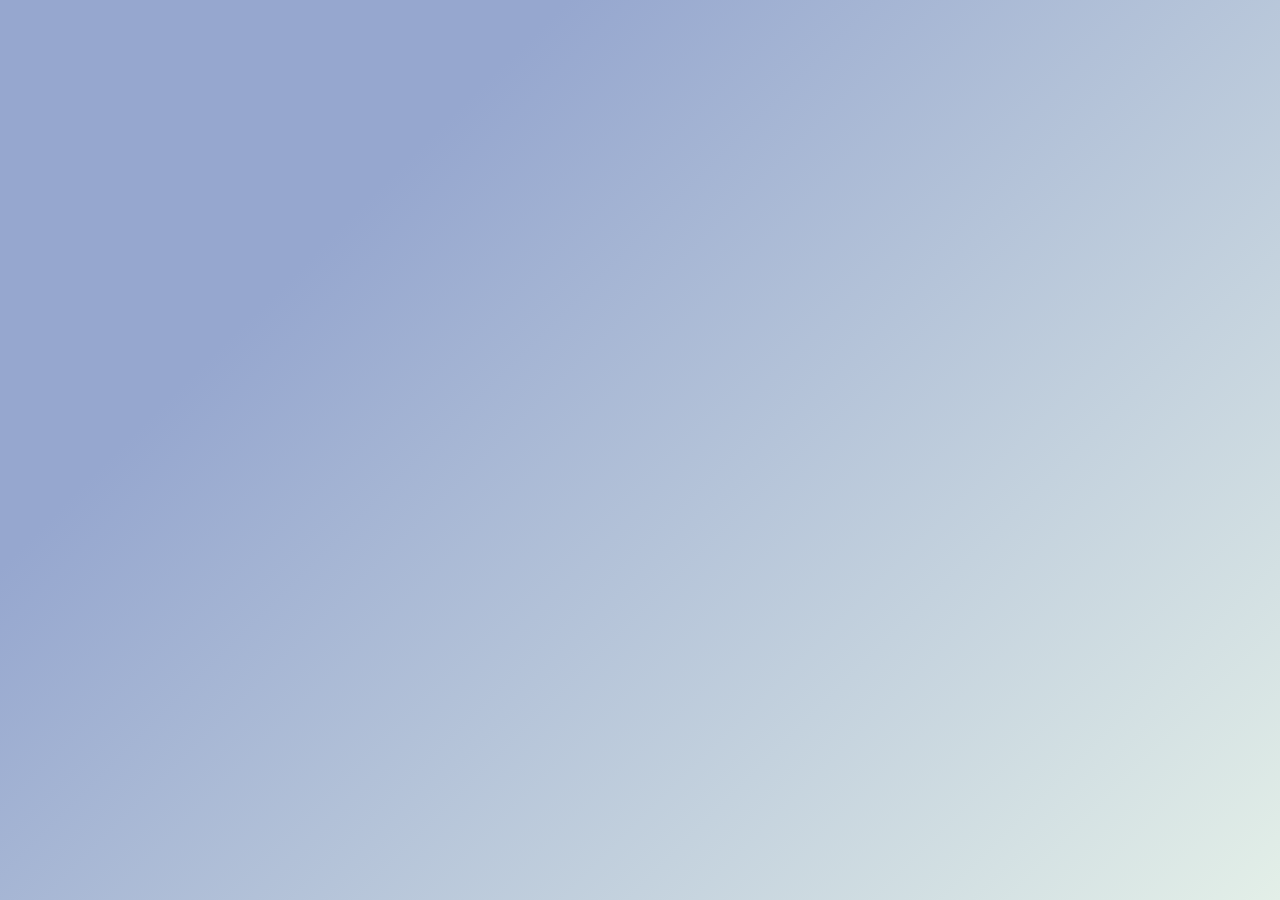
<file: perfil.html>
<!DOCTYPE html>
<html lang="en">
<head>
    <meta charset="UTF-8">
    <meta name="viewport" content="width=device-width, initial-scale=1.0">
     <link href='https://unpkg.com/boxicons@2.1.4/css/boxicons.min.css' rel='stylesheet'>
     <link rel="shortcut icon" href="imagenes/Imagen_Tendencia.jpg" type="image/x-icon">
    <link rel="stylesheet" href="style2.css">
    <title>Document</title>
</head>
<body>
    <div id="loader">
    <div class="cat">
      <div class="cat__segment"></div>
      <div class="cat__segment"></div>
      <div class="cat__segment"></div>
      <div class="cat__segment"></div>
      <div class="cat__segment"></div>
      <div class="cat__segment"></div>
      <div class="cat__segment"></div>
      <div class="cat__segment"></div>
      <div class="cat__segment"></div>
      <div class="cat__segment"></div>
      <div class="cat__segment"></div>
      <div class="cat__segment"></div>
      <div class="cat__segment"></div>
      <div class="cat__segment"></div>
      <div class="cat__segment"></div>
      <div class="cat__segment"></div>
      <div class="cat__segment"></div>
      <div class="cat__segment"></div>
      <div class="cat__segment"></div>
      <div class="cat__segment"></div>
      <div class="cat__segment"></div>
      <div class="cat__segment"></div>
      <div class="cat__segment"></div>
      <div class="cat__segment"></div>
      <div class="cat__segment"></div>
      <div class="cat__segment"></div>
      <div class="cat__segment"></div>
      <div class="cat__segment"></div>
      <div class="cat__segment"></div>
      <div class="cat__segment"></div>
    </div>
    </div>

     <h1 class="page-title">Acerca de</h1>

    <div class="content">
        <div class="container">
            <img src="imagenes/Yo xd.jpeg">
            <div class="item-info">
                <h2>Soy Daniel Ramirez</h2>
                <p>Pagina creada para la informacion de las tendencias digitales manden dinero no sean culos cabrones</p>
                <p class="email">Contáctame: enderezandofierros@gmail.com</p>
            </div>
        </div>
    </div>

    
    <nav class="menu">
  <input type="radio" name="nav-item" id="m-home" checked>
  <label for="m-home" onclick="window.location.href='Principal.html'">Inicio</label>

  <input type="radio" name="nav-item" id="m-search">
  <label for="m-search" onclick="window.location.href='buscar.html'">Tendencias</label>

  <input type="radio" name="nav-item" id="m-notification">
  <label for="m-notification" onclick="window.location.href='actividad.html'">Actividad</label>

  <input type="radio" name="nav-item" id="m-favorites">
  <label for="m-favorites" onclick="window.location.href='juegos.html'">Juegos</label>

  <input type="radio" name="nav-item" id="m-profile">
  <label for="m-profile" onclick="window.location.href='perfil.html'">Perfil</label>

  <div class="selector"></div>
</nav>
    <footer>
<div class="social">
    <a href="https://www.facebook.com/profile.php?id=100037639095912" target="_blank">
        <i class='bx bxl-facebook-square'></i>
    </a>
    <a href="https://www.instagram.com/TU_USUARIO" target="_blank">
        <i class='bx bxl-instagram'></i>
    </a>
    <a href="https://twitter.com/TU_USUARIO" target="_blank">
        <i class='bx bxl-twitter'></i>
    </a>
    <a href="https://www.linkedin.com/in/TU_PERFIL" target="_blank">
        <i class='bx bxl-linkedin-square'></i>
    </a>
    </div>
    <p>Daniel Ramirez Flores ©2025, Todos los derechos reservados.</p>
</footer>
    <script>
        
        document.addEventListener("DOMContentLoaded", () => {
            const sections = document.querySelectorAll(".section");
        
            const revealOnScroll = () => {
                sections.forEach(section => {
                    const sectionTop = section.getBoundingClientRect().top;
                    if (sectionTop < window.innerHeight * 0.85) {
                        section.classList.add("visible");
                    }
                });
            };
        
            window.addEventListener("scroll", revealOnScroll);
            revealOnScroll();
        });

        
        
            </script>

    <script src="script.js"></script>
</body>
</html>
</file>
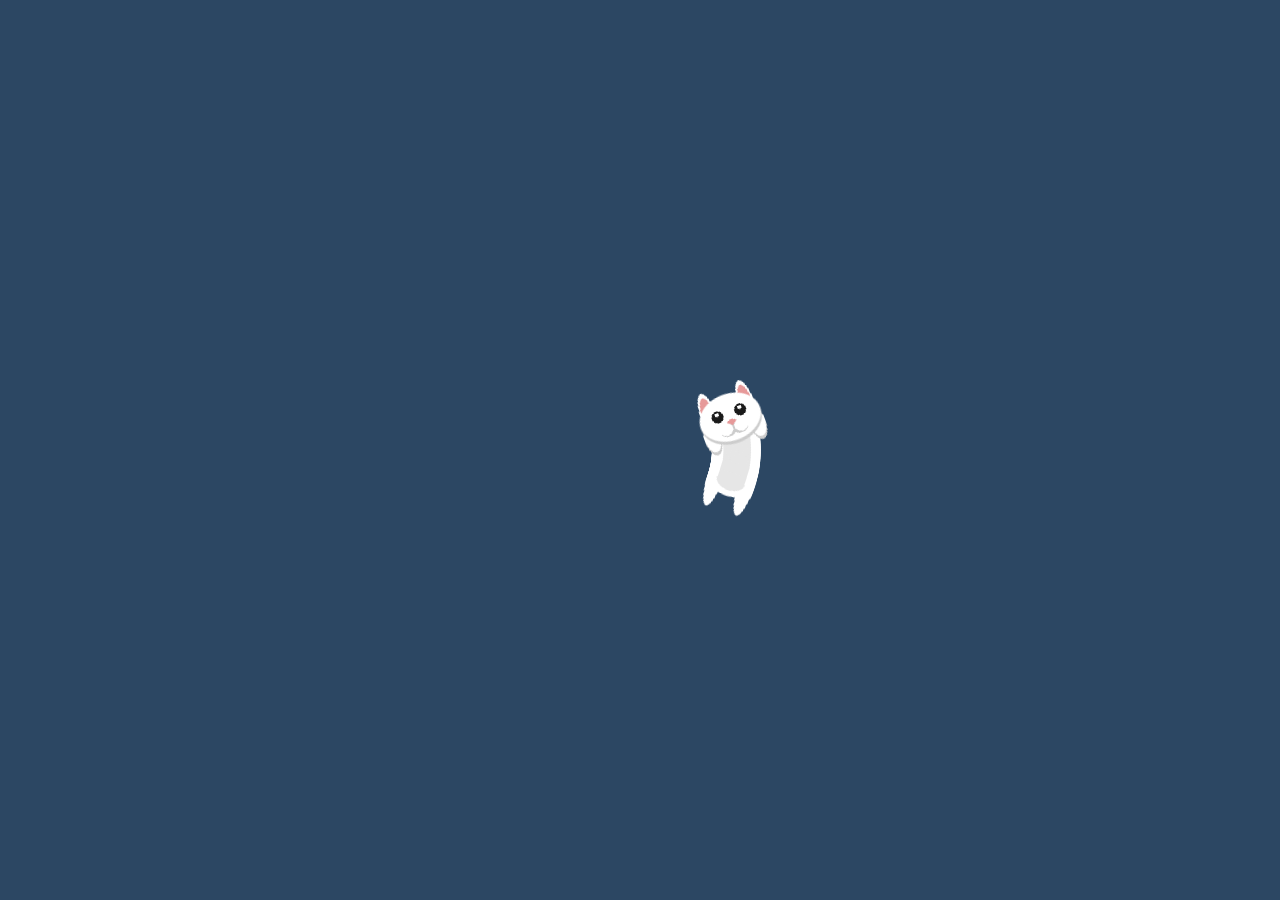
<file: Principal.html>
<!DOCTYPE html>
<html lang="en" >
<head>
  <meta charset="UTF-8">
  <title>Pixel Bat Animation | @coding.stella</title>
  <link rel="shortcut icon" href="imagenes/Imagen_Tendencia.jpg" type="image/x-icon">
  <link href='https://fonts.googleapis.com/css?family=Creepster' rel='stylesheet' type='text/css'><link rel="stylesheet" href="https://public.codepenassets.com/css/normalize-5.0.0.min.css">
<link rel="stylesheet" href="style1.css">

</head>
<body>
<div id="loader">
    <div class="cat">
      <div class="cat__segment"></div>
      <div class="cat__segment"></div>
      <div class="cat__segment"></div>
      <div class="cat__segment"></div>
      <div class="cat__segment"></div>
      <div class="cat__segment"></div>
      <div class="cat__segment"></div>
      <div class="cat__segment"></div>
      <div class="cat__segment"></div>
      <div class="cat__segment"></div>
      <div class="cat__segment"></div>
      <div class="cat__segment"></div>
      <div class="cat__segment"></div>
      <div class="cat__segment"></div>
      <div class="cat__segment"></div>
      <div class="cat__segment"></div>
      <div class="cat__segment"></div>
      <div class="cat__segment"></div>
      <div class="cat__segment"></div>
      <div class="cat__segment"></div>
      <div class="cat__segment"></div>
      <div class="cat__segment"></div>
      <div class="cat__segment"></div>
      <div class="cat__segment"></div>
      <div class="cat__segment"></div>
      <div class="cat__segment"></div>
      <div class="cat__segment"></div>
      <div class="cat__segment"></div>
      <div class="cat__segment"></div>
      <div class="cat__segment"></div>
    </div>
  </div>

    <nav class="menu">
  <input type="radio" name="nav-item" id="m-home" checked>
  <label for="m-home" onclick="window.location.href='index.html'">Inicio</label>

  <input type="radio" name="nav-item" id="m-search">
  <label for="m-search" onclick="window.location.href='buscar.html'">Tendencias</label>

  <input type="radio" name="nav-item" id="m-notification">
  <label for="m-notification" onclick="window.location.href='actividad.html'">Actividad</label>

  <input type="radio" name="nav-item" id="m-favorites">
  <label for="m-favorites" onclick="window.location.href='juegos.html'">Juegos</label>

  <input type="radio" name="nav-item" id="m-profile">
  <label for="m-profile" onclick="window.location.href='perfil.html'">Perfil</label>

  <div class="selector"></div>
</nav>


   <div class="bat"></div>
  <script src="script.js"></script>
</body>
</html>
</file>
<file: style2.css>
#loader {
      position: fixed;
      top: 0;
      left: 0;
      width: 100%;
      height: 100%;
      background: #2c4763;
      display: flex;
      align-items: center;
      justify-content: center;
      z-index: 9999;
      transition: opacity 0.6s ease, visibility 0.6s ease;
    }

    #loader.hidden {
      opacity: 0;
      visibility: hidden;
    }

    /* Ocultamos el contenido hasta que termine el loader */
    #content {
      opacity: 0;
      transition: opacity 0.6s ease;
    }

    #content.visible {
      opacity: 1;
    }
    * {
  border: 0;
  box-sizing: border-box;
  margin: 0;
  padding: 0;
}

.cat {
  margin: auto;
  position: relative;
  width: 16em;
  height: 16em;
}
.cat__segment {
  position: absolute;
  top: 50%;
  left: 50%;
  width: 3em;
  height: 2em;
  transform: translate(-50%, -50%);
}
.cat__segment:before {
  animation: loop 2s cubic-bezier(0.6, 0, 0.4, 1) infinite running;
  background: linear-gradient(90deg, white 20%, #e6e6e6 20% 80%, white 80%);
  border-radius: 0.25em;
  content: "";
  display: block;
  will-change: transform;
  width: 100%;
  height: 100%;
}
.cat__segment:first-of-type {
  width: 4em;
  height: 4em;
  z-index: 1;
}
.cat__segment:first-of-type:before {
  background: radial-gradient(0.25em 0.25em at 1.25em 1.6em, white 48%, rgba(255, 255, 255, 0) 50%), radial-gradient(0.75em 0.75em at 1.25em 1.75em, #1a1a1a 48%, rgba(26, 26, 26, 0) 50%), radial-gradient(0.25em 0.25em at 2.75em 1.6em, white 48%, rgba(255, 255, 255, 0) 50%), radial-gradient(0.75em 0.75em at 2.75em 1.75em, #1a1a1a 48%, rgba(26, 26, 26, 0) 50%), radial-gradient(0.9em 0.8em at 1.5em 2.65em, white 48%, rgba(255, 255, 255, 0) 50%), radial-gradient(0.9em 0.8em at 2.5em 2.65em, white 48%, rgba(255, 255, 255, 0) 50%), radial-gradient(1em 0.8em at 1.6em 2.75em, #cccccc 48%, rgba(204, 204, 204, 0) 50%), radial-gradient(1em 0.8em at 2.4em 2.75em, #cccccc 48%, rgba(204, 204, 204, 0) 50%), radial-gradient(0.75em 0.75em at 50% 2.5em, #e69999 48%, rgba(230, 153, 153, 0) 50%), radial-gradient(4em 3em at 50% 2em, white 48%, rgba(255, 255, 255, 0) 50%), radial-gradient(4em 3em at 50% 2.2em, #cccccc 48%, rgba(204, 204, 204, 0) 50%), radial-gradient(1em 3em at 0.75em 1.5em, #e69999 39%, white 40% 49%, rgba(255, 255, 255, 0) 50%), radial-gradient(1em 3em at 3.25em 1.5em, #e69999 39%, white 40% 49%, rgba(255, 255, 255, 0) 50%), radial-gradient(1em 2em at 0.5em 2.8em, white 48%, rgba(255, 255, 255, 0) 50%), radial-gradient(1em 2em at 0.5em 3em, #cccccc 48%, rgba(204, 204, 204, 0) 50%), radial-gradient(1em 2em at 3.5em 2.8em, white 48%, rgba(255, 255, 255, 0) 50%), radial-gradient(1em 2em at 3.5em 3em, #cccccc 48%, rgba(204, 204, 204, 0) 50%);
  background-repeat: no-repeat;
}
.cat__segment:last-of-type {
  width: 3em;
  height: 4em;
}
.cat__segment:last-of-type:before {
  background: linear-gradient(90deg, white 20%, #e6e6e6 20% 80%, white 80%) 0 1.5em/3em 0.5em, radial-gradient(3em 2em at top center, #e6e6e6 30%, white 31% 48%, rgba(255, 255, 255, 0) 50%) 0 2em/3em 2em, radial-gradient(1em 4em at 0.5em 0, white 48%, rgba(255, 255, 255, 0) 50%) 0 2em/3em 2em, radial-gradient(1em 4em at 2.5em 0, white 48%, rgba(255, 255, 255, 0) 50%) 0 2em/3em 2em;
  background-repeat: no-repeat;
}
.cat__segment:nth-of-type(1) {
  transform: translate(-50%, -50%) rotate(-20deg);
}
.cat__segment:nth-of-type(1):before {
  animation-delay: 0s;
  transform: translateX(6em);
}
.cat__segment:nth-of-type(2) {
  transform: translate(-50%, -50%) rotate(-18.6666666667deg);
}
.cat__segment:nth-of-type(2):before {
  animation-delay: 0.02s;
  transform: translateX(6em);
}
.cat__segment:nth-of-type(3) {
  transform: translate(-50%, -50%) rotate(-17.3333333333deg);
}
.cat__segment:nth-of-type(3):before {
  animation-delay: 0.04s;
  transform: translateX(6em);
}
.cat__segment:nth-of-type(4) {
  transform: translate(-50%, -50%) rotate(-16deg);
}
.cat__segment:nth-of-type(4):before {
  animation-delay: 0.06s;
  transform: translateX(6em);
}
.cat__segment:nth-of-type(5) {
  transform: translate(-50%, -50%) rotate(-14.6666666667deg);
}
.cat__segment:nth-of-type(5):before {
  animation-delay: 0.08s;
  transform: translateX(6em);
}
.cat__segment:nth-of-type(6) {
  transform: translate(-50%, -50%) rotate(-13.3333333333deg);
}
.cat__segment:nth-of-type(6):before {
  animation-delay: 0.1s;
  transform: translateX(6em);
}
.cat__segment:nth-of-type(7) {
  transform: translate(-50%, -50%) rotate(-12deg);
}
.cat__segment:nth-of-type(7):before {
  animation-delay: 0.12s;
  transform: translateX(6em);
}
.cat__segment:nth-of-type(8) {
  transform: translate(-50%, -50%) rotate(-10.6666666667deg);
}
.cat__segment:nth-of-type(8):before {
  animation-delay: 0.14s;
  transform: translateX(6em);
}
.cat__segment:nth-of-type(9) {
  transform: translate(-50%, -50%) rotate(-9.3333333333deg);
}
.cat__segment:nth-of-type(9):before {
  animation-delay: 0.16s;
  transform: translateX(6em);
}
.cat__segment:nth-of-type(10) {
  transform: translate(-50%, -50%) rotate(-8deg);
}
.cat__segment:nth-of-type(10):before {
  animation-delay: 0.18s;
  transform: translateX(6em);
}
.cat__segment:nth-of-type(11) {
  transform: translate(-50%, -50%) rotate(-6.6666666667deg);
}
.cat__segment:nth-of-type(11):before {
  animation-delay: 0.2s;
  transform: translateX(6em);
}
.cat__segment:nth-of-type(12) {
  transform: translate(-50%, -50%) rotate(-5.3333333333deg);
}
.cat__segment:nth-of-type(12):before {
  animation-delay: 0.22s;
  transform: translateX(6em);
}
.cat__segment:nth-of-type(13) {
  transform: translate(-50%, -50%) rotate(-4deg);
}
.cat__segment:nth-of-type(13):before {
  animation-delay: 0.24s;
  transform: translateX(6em);
}
.cat__segment:nth-of-type(14) {
  transform: translate(-50%, -50%) rotate(-2.6666666667deg);
}
.cat__segment:nth-of-type(14):before {
  animation-delay: 0.26s;
  transform: translateX(6em);
}
.cat__segment:nth-of-type(15) {
  transform: translate(-50%, -50%) rotate(-1.3333333333deg);
}
.cat__segment:nth-of-type(15):before {
  animation-delay: 0.28s;
  transform: translateX(6em);
}
.cat__segment:nth-of-type(16) {
  transform: translate(-50%, -50%) rotate(0deg);
}
.cat__segment:nth-of-type(16):before {
  animation-delay: 0.3s;
  transform: translateX(6em);
}
.cat__segment:nth-of-type(17) {
  transform: translate(-50%, -50%) rotate(1.3333333333deg);
}
.cat__segment:nth-of-type(17):before {
  animation-delay: 0.32s;
  transform: translateX(6em);
}
.cat__segment:nth-of-type(18) {
  transform: translate(-50%, -50%) rotate(2.6666666667deg);
}
.cat__segment:nth-of-type(18):before {
  animation-delay: 0.34s;
  transform: translateX(6em);
}
.cat__segment:nth-of-type(19) {
  transform: translate(-50%, -50%) rotate(4deg);
}
.cat__segment:nth-of-type(19):before {
  animation-delay: 0.36s;
  transform: translateX(6em);
}
.cat__segment:nth-of-type(20) {
  transform: translate(-50%, -50%) rotate(5.3333333333deg);
}
.cat__segment:nth-of-type(20):before {
  animation-delay: 0.38s;
  transform: translateX(6em);
}
.cat__segment:nth-of-type(21) {
  transform: translate(-50%, -50%) rotate(6.6666666667deg);
}
.cat__segment:nth-of-type(21):before {
  animation-delay: 0.4s;
  transform: translateX(6em);
}
.cat__segment:nth-of-type(22) {
  transform: translate(-50%, -50%) rotate(8deg);
}
.cat__segment:nth-of-type(22):before {
  animation-delay: 0.42s;
  transform: translateX(6em);
}
.cat__segment:nth-of-type(23) {
  transform: translate(-50%, -50%) rotate(9.3333333333deg);
}
.cat__segment:nth-of-type(23):before {
  animation-delay: 0.44s;
  transform: translateX(6em);
}
.cat__segment:nth-of-type(24) {
  transform: translate(-50%, -50%) rotate(10.6666666667deg);
}
.cat__segment:nth-of-type(24):before {
  animation-delay: 0.46s;
  transform: translateX(6em);
}
.cat__segment:nth-of-type(25) {
  transform: translate(-50%, -50%) rotate(12deg);
}
.cat__segment:nth-of-type(25):before {
  animation-delay: 0.48s;
  transform: translateX(6em);
}
.cat__segment:nth-of-type(26) {
  transform: translate(-50%, -50%) rotate(13.3333333333deg);
}
.cat__segment:nth-of-type(26):before {
  animation-delay: 0.5s;
  transform: translateX(6em);
}
.cat__segment:nth-of-type(27) {
  transform: translate(-50%, -50%) rotate(14.6666666667deg);
}
.cat__segment:nth-of-type(27):before {
  animation-delay: 0.52s;
  transform: translateX(6em);
}
.cat__segment:nth-of-type(28) {
  transform: translate(-50%, -50%) rotate(16deg);
}
.cat__segment:nth-of-type(28):before {
  animation-delay: 0.54s;
  transform: translateX(6em);
}
.cat__segment:nth-of-type(29) {
  transform: translate(-50%, -50%) rotate(17.3333333333deg);
}
.cat__segment:nth-of-type(29):before {
  animation-delay: 0.56s;
  transform: translateX(6em);
}
.cat__segment:nth-of-type(30) {
  transform: translate(-50%, -50%) rotate(18.6666666667deg);
}
.cat__segment:nth-of-type(30):before {
  animation-delay: 0.58s;
  transform: translateX(6em);
}

@keyframes loop {
  from {
    transform: rotate(0) translateX(6em);
  }
  to {
    transform: rotate(-1turn) translateX(6em);
  }
}

@import url("https://fonts.googleapis.com/css?family=Poppins:200,300,400,500,600,700,800,900&display=swap");

/* =================================== */
/* === 0. CONFIGURACIÓN Y GLOBALES === */
/* =================================== */

:root {
  --icon: #b0bfd8;
}

* {
  margin: 0;
  padding: 0;
  box-sizing: border-box;
  font-family: "Poppins", sans-serif;
}

body {
  width: 100%;
  min-height: 100vh;
  overflow-x: hidden;
  margin: 0;
  background-color: #e3efe8;
  background-image: linear-gradient(315deg, #e3efe8 0%, #96a7cf 74%);
  position: relative;
}

/* =================================== */
/* === 1. ANIMACIÓN DE ESQUINA (.bat) === */
/* =================================== */

.bat {
  width: 1px;
  height: 1px;
  transform: scale(4);
  position: absolute;
  top: 30px;
  right: 40px;
  left: auto;
  -webkit-animation: 0.4s bat steps(1) infinite;
  animation: 0.4s bat steps(1) infinite;
  z-index: 50;
}

/* =================================== */
/* === 2. BARRA DE NAVEGACIÓN (nav) === */
/* =================================== */

nav.menu {
  display: flex;
  justify-content: space-between;
  position: fixed;
  bottom: 20px;
  left: 50%;
  transform: translateX(-50%);
  height: 150px;
  padding: 0 29px 10px;
  background: #fff0;
  align-items: flex-end;
  width: 600px;
  max-width: 95%;
  z-index: 100;
  border-radius: 20px;
}

nav.menu:before {
  content: "";
  width: 100%;
  height: 150px;
  background: #181818;
  position: absolute;
  left: 0;
  bottom: 0;
  border-radius: 20px;
  z-index: -1;
  box-shadow: 1px 1px 2px 0px #fff;
}

/* =================================== */
/* === 3. ITEMS DE NAVEGACIÓN (label) === */
/* =================================== */

input {
  display: none;
}

label {
  text-decoration: none;
  font-family: sans-serif;
  text-transform: uppercase;
  font-size: 14px;
  min-width: 100px;
  height: 100px;
  margin: 10px 0 20px;
  text-align: center;
  display: inline-grid;
  align-items: end;
  color: #b0bfd8;
  position: relative;
  transition: all 0.5s cubic-bezier(0.68, -0.55, 0.27, 1.55) 0s; /* <- Añadido '0s' */
  cursor: pointer;
}

label:hover {
  color: #fff;
  text-shadow: 0 0 5px #fff, 0 0 10px #fff;
}

input:checked + label {
  color: #fff;
  height: 130px; /* <-- CORREGIDO: Esto levanta el texto */
  text-shadow: 0 0 4px var(--sel), 0 0 8px var(--sel);
}

/* =================================== */
/* === 4. SELECTOR CIRCULAR (.selector) === */
/* =================================== */

.selector {
  --hole: #2196f3;
  background:
    radial-gradient(circle at 50% 50%, #fff8 30px, #fff0 45px, #fff 50px, #fff0 50px 100%),
    radial-gradient(circle at 50% 50%, var(--hole) 0 45px, #fff0 50px 100%),
    radial-gradient(circle at 50% 75px, #181818 0 70px, #fff0 71px 100%);
  width: 95px;
  height: 55px;
  position: absolute;
  bottom: 47px; /* <-- CORREGIDO: Esto centra la bolita */
  left: 0;
  z-index: -1;
  transition: all 0.5s cubic-bezier(0.68, -0.55, 0.27, 1.55) 0s; /* <- Añadido '0s' */
  border: 19px solid #181818;
  border-radius: 100%;
}

.selector:after {
  content: "";
  position: absolute;
  bottom: -80px; /* <-- CORREGIDO: Esto alinea el "mango" de abajo */
  width: 80px;
  height: 10px;
  background: #181818;
  left: calc(50% - 40px);
  border-radius: 5px 5px 15px 15px;
}

/* --- Posiciones del selector (Estaban correctas) --- */
#m-home:checked ~ .selector {
  left: 31.5px;
}
#m-search:checked ~ .selector {
  left: 142px;
  filter: hue-rotate(535deg);
}
#m-notification:checked ~ .selector {
  left: 252.5px;
  filter: hue-rotate(950deg);
}
#m-favorites:checked ~ .selector {
  left: 363px;
  filter: hue-rotate(1580deg);
}
#m-profile:checked ~ .selector {
  left: 473.5px;
  filter: hue-rotate(1850deg);
}

/* --- Sombra de color al seleccionar (Mantuve tu versión) --- */
input:checked ~ .selector:after {
  box-shadow: 0 -15px 30px 10px var(--hole);
}

/* =================================== */
/* === 5. ÍCONOS DE NAVEGACIÓN === */
/* =================================== */

label:before,
label:after {
  content: "";
  position: absolute;
  box-sizing: border-box;
  transition: all 0.5s ease 0s; /* <- Añadido '0s' */
}

label:hover:before,
label:hover:after {
  filter: brightness(1.5) drop-shadow(0px 0px 4px #fff);
}

input:checked + label:before,
input:checked + label:after {
  filter: brightness(1.5) drop-shadow(0px 0px 2px var(--sel));
}

/* --- Íconos --- */

/* Home */
label[for="m-home"]:before {
  width: 40px;
  height: 40px;
  left: 50%;
  transform: translateX(-50%);
  top: 30px;
  border-radius: 2px;
  background:
    conic-gradient(from 90deg at 65% 60%, var(--icon) 0 25%, #fff0 0 100%),
    conic-gradient(from 180deg at 35% 60%, var(--icon) 0 25%, #fff0 0 100%),
    conic-gradient(from 135deg at 50% 0%, var(--icon) 0 25%, #fff0 0 100%);
}
label[for="m-home"]:after {
  width: 40px;
  height: 40px;
  left: 50%;
  top: 24px;
  border: 6px solid var(--icon);
  border-right-width: 0;
  border-bottom-width: 0;
  transform: translateX(-50%) rotate(45deg);
  border-radius: 5px;
}

/* Search */
label[for="m-search"]:before {
  width: 40px;
  height: 40px;
  left: 50%;
  transform: translateX(-60%);
  top: 17px;
  border: 6px solid var(--icon);
  border-radius: 100%;
}
label[for="m-search"]:after {
  width: 22px;
  height: 9px;
  left: calc(50% + 15px);
  top: 45px;
  background: var(--icon);
  transform-origin: left top;
  transform: rotate(45deg);
  border-radius: 0 10px 10px 0;
}

/* Notification */
label[for="m-notification"]:before {
  width: 50px;
  height: 42px;
  left: 50%;
  transform: translateX(-50%);
  top: 20px;
  border-radius: 30px 30px 0 0;
  background:
    linear-gradient(90deg, #fff0 0 6px, var(--icon) 0 calc(100% - 6px), #fff0 calc(100% - 6px) 100%),
    conic-gradient(from 135deg at 50% 33%, var(--icon) 0 25%, #fff0 0 100%);
}
label[for="m-notification"]:after {
  width: 10px;
  height: 57px;
  left: calc(50% - 5px);
  top: 14px;
  background: radial-gradient(circle at 50% 6px, var(--icon) 3px, #fff0 4px 100%), #fff0;
  transform-origin: left top;
  border-bottom: 6px solid var(--icon);
  border-radius: 5px;
}

/* Favorites */
label[for="m-favorites"]:before {
  width: 50px;
  height: 50px;
  left: 50%;
  top: -9px;
  background:
    radial-gradient(circle at 16px 16px, var(--icon) 0 16px, #fff0 calc(16px + 1px) 100%),
    radial-gradient(circle at 34px 34px, var(--icon) 0 16px, #fff0 calc(16px + 1px) 100%),
    linear-gradient(45deg, var(--icon) 0 37px, #fff0 38px 100%);
  border-radius: 17px 22px 17px 4px;
  transform: translateX(-50%) rotate(-45deg);
  transform-origin: center right;
}

/* Profile */
label[for="m-profile"]:before {
  width: 50px;
  height: 54px;
  top: 16px;
  background:
    radial-gradient(circle at 50% 15px, var(--icon) 0 12px, #fff0 13px 100%),
    radial-gradient(circle at 50% 100%, var(--icon) 0 22px, #fff0 23px 100%);
  left: 50%;
  transform: translateX(-50%);
  border-radius: 8px;
}

/* --- Colores dinámicos --- */
input:checked + label[for="m-home"] { --sel: #39a1f4; }
input:checked + label[for="m-search"] { --sel: #f48d4e; }
input:checked + label[for="m-notification"] { --sel: #84a91c; }
input:checked + label[for="m-favorites"] { --sel: #ff6275; }
input:checked + label[for="m-profile"] { --sel: #9d74ff; }

/* =================================== */
/* === 6. RESPONSIVE (móvil) === */
/* =================================== */

@media (max-width: 650px) {
  nav.menu {
    width: 100%;
    max-width: 100%;
    padding: 0 5px 5px;
    bottom: 0;
    left: 0;
    transform: none;
    border-radius: 20px 20px 0 0;
  }

  nav.menu:before {
    border-radius: 20px 20px 0 0;
  }

  label {
    flex: 1;
    min-width: auto;
    margin: 10px 0 20px;
    font-size: 12px;
    color: transparent !important;
    text-shadow: none !important;
  }

  input:checked + label {
    color: transparent !important;
    height: 110px;
  }

  .selector {
    width: 80px;
    height: 80px;
    border-width: 15px;
    bottom: 30px;
    transform: translateX(-50%);
  }

  #m-home:checked ~ .selector { left: 10%; }
  #m-search:checked ~ .selector { left: 30%; }
  #m-notification:checked ~ .selector { left: 50%; }
  #m-favorites:checked ~ .selector { left: 70%; }
  #m-profile:checked ~ .selector { left: 90%; }
}


@import url('https://fonts.googleapis.com/css2?family=Heebo:wght@300;400;500;600;700;800&display=swap');
@import url('https://fonts.googleapis.com/css2?family=Open+Sans:wght@300;400;600;700&display=swap');
@import url('https://fonts.googleapis.com/css2?family=Noto+Sans+JP:wght@400;700&display=swap');

*{
    margin: 0;
    padding: 0;
    box-sizing: border-box;
    font-family: 'Heebo', sans-serif;
}

a{
    text-decoration: none;
    color: #000;
}
@media screen and (max-width: 768px) {
    .navbar {
      flex-direction: column;
      align-items: flex-start;
      padding: 1rem 2rem;
    }
  
    .navbar__menu {
      flex-direction: column;
      align-items: flex-start;
      width: 100%;
      gap: 0.5rem;
    }
  
    .navbar__menu-link {
      width: 100%;
      text-align: left;
    }
  
    .hero {
      padding: 1rem;
    }
  
    .hero-course__title {
      font-size: 1.8rem;
      text-align: center;
    }
  
    .hero-course__button {
      width: 100%;
      padding: 0.6rem;
      margin-top: 1rem;
    }
  
    .program__image,
    .career__image,
    .about__image {
      width: 100%;
    }
  
    .program__image-photo,
    .career__image-photo,
    .about__image {
      height: auto;
      border-radius: 1rem;
    }
  
    .about {
      flex-direction: column;
      padding: 1.5rem;
      gap: 2rem;
    }
  
    .about__details-title {
      font-size: 2rem;
      text-align: center;
    }
  
    .about__details-description {
      font-size: 0.9rem;
      text-align: justify;
    }
  
    .about__details-button {
      width: 100%;
      padding: 0.6rem;
    }
  
    .course-list__item {
      max-width: 100%;
      margin: 0.5rem 0;
    }
  
    .separator {
      font-size: 1.5rem;
      margin: 2rem 0;
    }
  
    .career__benefit-title {
      font-size: 1rem;
    }
  
    .career__benefit-description {
      font-size: 0.85rem;
    }
  
    .program__details {
      flex-direction: column;
      align-items: flex-start;
      gap: 0.5rem;
    }
  
    .hero-course__mode-option,
    .hero-course__duration-option {
      margin-left: 0;
      margin-top: 0.4rem;
      width: 100%;
      text-align: center;
    }
  
    .hero-course__actions {
      display: flex;
      flex-direction: column;
      align-items: center;
      gap: 1rem;
    }
  
    .hero-course__price {
      font-size: 1rem;
      margin-left: 0;
    }
  
    .hero-course__price-original {
      font-size: 0.9rem;
    }
  
    .course-list {
      padding: 1rem;
    }
  }
  
img{
    object-fit: cover;
    object-position: top;
    box-shadow: 0 10px 30px rgba(0, 0, 0, 0.1);
}

nav{
    padding: 20px 148px;
    background-color: #fff;
    display: flex;
    align-items: center;
    justify-content: space-between;
    font-weight: 600;
}

nav .logo{
    display: flex;
    align-items: center;
    gap: 10px;
}

nav .logo img{
    width: 40px;
    height: 40px;
    border-radius: 50%;
}

nav .logo a{
    font-size: 15px;
    color: #3e3e3e;
    font-weight: bold;
}

nav .nav-links{
    display: flex;
    gap: 16px;
}

nav .nav-links a{
    transition: color 0.3s ease;
}

nav .nav-links a:hover,
nav .nav-links a.selected{
    color: #303f9f;
}
.hero {
    margin-top: 1.4rem;
    display: flex;
    flex-direction: column; /* Cambiado a columna para mejor responsividad */
    align-items: center;
    height: auto; /* Cambiado a auto */
    padding: 0 2rem; /* Cambiado a rem */
}

.hero__image {
    width: 100%; /* Cambiado a 100% para mejor responsividad */
    border-radius: 3rem;
}

.hero-course {
    width: 100%; /* Cambiado a 100% */
}

.hero-course__title {
    font-size: 2.5rem; /* Ajustado para mejor responsividad */
}

.hero-course__author {
    display: inline;
    font-weight: 600;
    margin-right: 1rem;
    color: #ffffff;
}

.hero-course__rating {
    display: inline-flex;
    align-items: center;
    gap: 0.3rem;
}

.hero-course__stars {
    display: flex;
    font-size: 1rem;
}

.hero-course__reviews {
    font-size: 0.8rem;
    font-weight: 600;
    color: #ffffff;
}

.hero-course__label {
    margin: 1.5rem 0 0.7rem;
    font-size: 1rem;
    color: #ffffff;
}

.hero-course__mode-option,
.hero-course__duration-option,
.hero-course__button {
    padding: 0.4rem 1rem; /* Cambiado a rem */
    margin-left: 0.4rem;
    border-radius: 2rem;
    background: #333;
    border: 1px solid #666;
    font-weight: 600;
    cursor: pointer;
    transition: all 0.3s ease;
    color: #ffffff;
}

.hero-course__mode-option:hover,
.hero-course__duration-option:hover,
.hero-course__button:hover {
    background: #FF6F61;
}

.hero-course__actions {
    margin-top: 2rem;
}

.hero-course__price {
    font-weight: 700;
    margin-left: 1.2rem;
    font-size: 1.2rem;
    color: #FF6F61;
}

.hero-course__price-original {
    margin-left: 0.6rem;
    color: #808080;
    text-decoration: line-through;
}

.hero-course__button {
    padding: 0.8rem 2rem;
    transition: all 0.3s ease;
}

.hero-course__button--enroll {
    background: #66BB6A;
    border-color: transparent;
    color: #fff;
}

.hero-course__button--enroll:hover {
    background: #388E3C;
}

.separator {
    display: block;
    margin: 4rem 0;
    text-align: center;
    font-size: 2rem; /* Ajustado para mejor responsividad */
    color: #FF6F61;
}

.program,
.career {
    display: flex;
    flex-direction: column; /* Cambiado a columna para mejor responsividad */
    align-items: center;
    padding: 0 2rem; /* Cambiado a rem */
}

.program__image,
.career__image {
    width: 45%; /* Cambiado a 100% */
}

.program__image-photo,
.career__image-photo {
    width: 100%;
    height: 540px; /* Cambiado a auto para mejor responsividad */
    border-radius: 2rem;
}

.program__info,
.career__details,
.about__details {
    width: 100%; /* Cambiado a 100% */
}

.program__title,
.career__title {
    font-size: 2rem;
    font-weight: 600;
    margin-bottom: 0.5rem;
    color: #FF6F61;
}

.program__description,
.career__description {
    font-size: 0.9rem;
    margin-bottom: 2.5rem;
    color: #ffffff;
}

.program__details {
    display: flex;
    align-items: center;
    justify-content: space-between;
    gap: 1rem;
}

.program__label {
    margin-bottom: 1rem;
    font-size: 1rem;
    color: #ffffff;
}

.program__duration-list,
.program__format-list {
    list-style: none;
}

.program__duration-item,
.program__format-item {
    margin-bottom: 0.3rem;
    font-size: 0.9rem;
    color: #ffffff;
}

.course-list {
    display: flex;
    flex-wrap: wrap; /* Permite que los elementos se envuelvan */
    justify-content: center; /* Centra los elementos */
    padding: 0 2rem; /* Cambiado a rem */
}

.course-list__item {
    width: 100%; /* Cambiado a 100% */
    max-width: 300px; /* Limita el ancho máximo */
    margin: 1rem; /* Espaciado entre elementos */
}

.course-list__item-image {
    width: 100%;
    height: auto; /* Cambiado a auto para mejor responsividad */
    border-radius: 2rem;
}

.course-list__item-details {
    display: flex;
    align-items: center;
    justify-content: space-between;
    margin: 0.6rem 0 1.5rem;
}

.course-list__item-title,
.course-list__item-price {
    font-weight: 600;
    color: #FF6F61;
}

.course-list__item-price span {
    font-size: 0.8rem;
    font-weight: 500;
}

.course-list__item-description {
    margin-bottom: 1rem;
    font-size: 0.9rem;
    font-weight: 500;
    text-align: justify;
    color: #ffffff;
}

button:active {
    transform: scale(0.95);
    transition: transform 0.1s ease;
}

.course-list__item-button {
    padding: 0.5rem 1.2rem;
    border: 1px solid #666;
    border-radius: 2rem;
    background: #444;
    cursor: pointer;
    font-weight: 500;
    transition: all 0.3s ease;
    color: #ffffff;
}

.course-list__item-button:hover {
    background: #FF6F61;
}

.career {
    margin-top: 5rem;
}

.career__benefits {
    display: flex;
    flex-direction: column;
    gap: 1.2rem;
}

.career__benefit-title {
    margin-bottom: 0.4rem;
    font-weight: 600;
    font-size: 1.2rem;
    color: #FF6F61;
}

.career__benefit-description {
    font-size: 0.9rem;
    color: #ffffff;
}

.about {
    background-color: #333;
    height: auto; /* Cambiado a auto para mejor responsividad */
    margin-top: 5rem;
    border-radius: 3rem;
    display: flex;
    align-items: center;
    padding: 2rem; /* Cambiado a rem */
    gap: 5rem;
}

.about__image {
    width: 27%;
    height: auto; /* Cambiado a auto para mejor responsividad */
    transform: rotate(-10deg);
    border-radius: 2rem;
    box-shadow: 0 10px 30px rgba(0, 0, 0, 0.5);
}

.about__details-title {
    font-size: 2.5rem;
    font-weight: 600;
    margin-bottom: 0.5rem;
    color: #FF6F61;
}

.about__details-description {
    color: #ffffff;
    font-size: 1rem;
    margin-bottom: 2rem;
    transform: scale(1.05);
}

.about__details-button {
    padding: 0.6rem 2rem;
    border-radius: 2rem;
    border: none;
    box-shadow: 0 10px 30px rgba(0, 0, 0, 0.3);
    font-weight: 600;
    cursor: pointer;
    transition: all 0.3s ease;
    background: #FF6F61;
    color: #fff;
}

.about__details-button:hover {
    box-shadow: 0 10px 30px rgba(0, 0, 0, 0.5);
    transform: scale(1.05);
}

.gradient {
    background: linear-gradient(180deg, #333 0%, #444 20%, #555 100%);
    margin-top: 5rem;
}

.subscription {
    text-align: center;
    padding: 60px 40px;
}

.subscription__title {
    font-size: 2.5rem;
    font-weight: 600;
    color: #FF6F61;
}

.subscription__description {
    margin: 1rem 0 2rem;
    color: #ffffff;
}

.subscription__form {
    position: relative;
    background: #444;
    display: inline;
    padding: 0.6rem 0.4rem 0.7rem;
    border-radius: 2rem;
}

.subscription__input {
    padding: 0.4rem;
    width: 320px;
    border: none;
    outline: none;
    color: #ffffff;
    background: #555;
}

.subscription__button {
    padding: 0.5rem 0.8rem;
    border: none;
    border-radius: 2rem;
    background: #FF6F61;
    cursor: pointer;
    transition: all 0.3s ease;
    color: #fff;
}

.subscription__button:hover {
    background: #FF4C4C;
}

.footer {
    display: flex;
    flex-direction: column;
    padding: 0 40px;
    margin-top: 4rem;
    background: #222;
}

.footer-links {
    display: flex;
    justify-content: space-around;
}

.footer__column {
    display: flex;
    flex-direction: column;
    gap: 1rem;
}

.footer__link {
    transition: all 0.3s ease;
    color: #FF6F61;
}

.footer__link:hover {
    transform: translateX(8px);
}

.footer__brand-name {
    font-size: 1.5rem;
    font-weight: bold;
    color: #FF6F61;
}

.footer__copyright {
    font-size: 0.8rem;
    font-weight: 600;
    margin: 2rem 0 1rem;
    text-align: center;
    color: #ffffff;
}

@media screen and (max-width: 1200px) {
    .navbar__notch,
    .program__image {
        display: none;
    }

    .navbar__menu {
        gap: 0.6rem;
    }

    .hero-course__mode-option {
        margin-left: 0 !important;
    }

    .program {
        flex-direction: column;
    }

    .program__info {
        width: 100%;
    }

    .program__details {
        justify-content: space-around;
    }

    .course-list {
        flex-wrap: wrap;
    }

    .course-list__item {
        width: 46%;
    }

    .about {
        padding: 1rem 0rem 1rem 4rem;
    }

    .about__image {
        width: 30%;
        height: auto; /* Cambiado a auto para mejor responsividad */
    }

    .about__details-title {
        font-size: 2.2rem;
    }

    .about__details-description {
        font-size: 0.9rem;
    }

    .footer-links {
        justify-content: space-between;
    }
}

@media screen and (max-width: 1010px) {
    .hero {
        flex-direction: column;
        height: auto;
    }

    .hero__image,
    .hero-course,
    .career__details,
    .career__image,
    .about__details {
        width: 100%;
    }

    .hero__image {
        aspect-ratio: 1/1;
    }

    .career {
        flex-direction: column;
    }

    .about {
        height: auto;
        padding: 2rem;
    }

    .about__image {
        display: none;
    }
}

@media screen and (max-width: 768px) {
    .navbar {
        padding: 20px;
    }

    .hero {
        padding: 0 20px;
        gap: 2rem;
    }

    .hero-course__title {
        font-size: 1.8rem;
    }

    .separator {
        font-size: 2rem;
        margin-bottom:2rem;
    }

    .program {
        padding: 0 20px;
    }

    .program__title {
        font-size: 1.6rem;
    }

    .program__details {
        flex-direction: column;
    }

    .program__details-duration,
    .program__details-format,
    .course-list__item {
        width: 100%;
    }

    .career {
        margin-top: 3rem;
    }

    .career__title {
        font-size: 1.8rem;
        text-align: center;
        margin-bottom: 1rem;
    }

    .career__image-photo {
        height: auto;
        aspect-ratio: 1/1;
    }

    .about {
        margin: 40px 20px 0 20px;
    }

    .about__details-title {
        font-size: 1.8rem;
    }

    .subscription__title {
        font-size: 2rem;
    }

    .subscription__description {
        font-size: 0.9rem;
        color: #ffffff;
    }

    .subscription__input {
        width: 280px;
        background: #555;
        color: #ffffff;
    }

    .footer__branding {
        display: none;
    }

    .footer__link {
        font-size: 0.9rem;
    }
}

@keyframes loading {
    0% {
        opacity: 0;
    }
    50% {
        opacity: 1;
    }
    100% {
        opacity: 0;
    }
}

.loader {
    position: fixed;
    top: 0;
    left: 0;
    width: 100%;
    height: 100%;
    background: rgba(255, 255, 255, 0.8);
    display: flex;
    align-items: center;
    justify-content: center;
    z-index: 9999;
}

.loader::after {
    content: '';
    border: 8px solid #FFDAE1; /* Color del borde (rosa suave) */
    border-top: 8px solid #FF6F61; /* Color de la parte superior (coral) */
    border-radius: 50%;
    width: 5vw; /* Cambiado a vw para ser más responsivo */
    height: 5vw; /* Cambiado a vw para ser más responsivo */
    animation: loading 1s infinite;
}
.modal {
    display: none; 
    position: fixed; 
    z-index: 1; 
    left: 0;
    top: 0;
    width: 100%; 
    height: 100%; 
    overflow: auto; 
    background-color: rgba(0,0,0,0.4); 
}

.modal-content {
    background-color: #fefefe;
    margin: 10% auto; 
    padding: 2vw; /* Cambiado a vw para ser más responsivo */
    border: 1px solid #888;
    width: 80%; 
}

.close-button {
    color: #aaa;
    float: right;
    font-size: 2vw; /* Cambiado a vw para ser más responsivo */
    font-weight: bold;
    transition: background-color 0.3s ease, transform 0.3s ease;
}

.main {
    padding: 0 148px;
    display: flex;
    align-items: center;
    justify-content: space-between;
    gap: 50px;
    height: calc(100vh - 80px);
}

.main .info h1{
    font-size: 44px;
    margin-bottom: 40px;
}

.main .info p{
    font-size: 16px;
    margin-bottom: 45px;
    width: 100%;
}

.main .info button,
.content .post-list .post-item .buttons button{
    padding: 10px 30px;
    background: #303f9f;
    border: none;
    color: #fff;
    font-size: 16px;
    border-radius: 12px;
    cursor: pointer;
    transition: background 0.3s ease;
}

.main .info button:hover,
.content .post-list .post-item .buttons button:hover{
    background: #1a237e;
}

.main img{
    width: 400px;
    height: 400px;
    border-radius: 140px;
}

.recent{
    padding: 60px 148px;
    background-color: #dbedf2;
}

.recent .header{
    display: flex;
    align-items: center;
    justify-content: space-between;
    margin-bottom: 30px;
}

.recent .header h4,
.separator h4{
    font-size: 20px;
    font-weight: 400;
}

.recent .header a{
    color: #303f9f;
}

.recent .posts{
    display: flex;
    justify-content: center;
    gap: 20px;
}

.recent .posts .post-item{
    background-color: #fff;
    padding: 24px;
    width: 460px;
}

.recent .posts .post-item h3,
.content .post-list .post-item h3{
    font-size: 26px;
    margin-bottom: 18px;
}

.recent .posts .post-item .info,
.content .post-list .post-item .info{
    display: flex;
    gap: 10px;
    margin-bottom: 10px;
}

.recent .posts .post-item .info h5,
.content .post-list .post-item h5{
    font-size: 18px;
    font-weight: 400;
}

.recent .posts .post-item p{
    width: 400px;
}

.separator{
    padding: 40px 148px 0;
}

.separator h4{
    margin-bottom: 30px;
}

.featured{
    padding: 40px 290px 0;
}

.featured .item,
.works-list .item{
    display: flex;
    gap: 30px;
    margin-bottom: 30px;
    padding-bottom: 30px;
    border-bottom: 2px solid #e0e0e0;
}

.featured .item img,
.works-list .item img{
    width: 320px;
    height: 200px;
    border-radius: 6px;
}

.featured .item .details h3,
.works-list .item h3{
    font-size: 30px;
    margin-bottom: 16px;
}

.featured .item .details .item-info,
.works-list .item .details .item-info{
    display: flex;
    align-items: center;
    gap: 20px;
    margin-bottom: 20px;
}

.featured .item .details .item-info .year-badge,
.works-list .item .details .item-info .year-badge,
.content .work-info .year-badge{
    background-color: #303f9f;
    padding: 2px 14px;
    color: #fff;
    border-radius: 16px;
    font-size: 14px;
    font-weight: bold;
}

.featured .item .details .item-info h4,
.works-list .item .details .item-info h4{
    color: #8695a4;
    font-size: 18px;
}

.featured .item .details p,
.works-list .item .details p{
    width: 700px;
    text-align: justify;
}



footer {
    padding: 50px 0;
    display: flex;
    flex-direction: column;
    align-items: center;
}

footer .socials {
    display: flex;
    align-items: center;
    gap: 40px; /* más espacio entre íconos */
    margin-bottom: 25px;
}

footer .socials i {
    font-size: 70px !important; /* fuerza el tamaño */
    cursor: pointer;
    transition: transform 0.3s ease, color 0.3s ease;
}

footer .socials i:hover {
    color: #303f9f;
    transform: scale(1.2); /* efecto al pasar el mouse */
}
footer p {
    font-size: 16px;
    opacity: 0.8;
    text-align: center;
    max-width: 600px; /* evita que el texto se extienda demasiado */
}

.page-title{
    padding: 80px 234px 20px;
    width: 100%;
}

.content{
   padding: 3vw 10vw 6vw; /* Cambiado a vw para ser más responsivo */
    display: flex;
    flex-direction: column;
    align-items: center;
}

.content .work-info {
    display: flex;
    align-items: center;
    justify-content: flex-start;
    gap: 2vw; /* Cambiado a vw para ser más responsivo */
    width: 100%; /* Cambiado a 100% para ser más responsivo */
}

.content .work-info .category {
    color: #8695a4;
    font-size: 1.8vw; /* Cambiado a vw para ser más responsivo */
}

.content > p {
    width: 100%; /* Cambiado a 100% para ser más responsivo */
    font-size: 1.5vw; /* Cambiado a vw para ser más responsivo */
    margin: 2vw 0; /* Cambiado a vw para ser más responsivo */
}

.content > img {
    width: 100%; /* Cambiado a 100% para ser más responsivo */
    margin: 3vw 0; /* Cambiado a vw para ser más responsivo */
    border-radius: 20px;
}
.content>h1,
.content>h2,
.content>h3{
   width: 100%; /* Cambiado a 100% para ser más responsivo */
    font-size: 2.5vw; /* Cambiado a vw para ser más responsivo */
}

.content .post-list{
    display: flex;
    flex-direction: column;
    gap: 2vw; /* Cambiado a vw para ser más responsivo */
}

.content .post-list .post-item{
    background-color: #dbedf2;
    padding: 2vw; /* Cambiado a vw para ser más responsivo */
    width: 100%; /* Cambiado a 100% para ser más responsivo */
    border-radius: 10px;
}

.content .post-list .post-item .buttons{
     margin-top: 3vw; /* Cambiado a vw para ser más responsivo */
    display: flex;
    align-items: center;
    justify-content: flex-end;
    gap: 1vw; /* Cambiado a vw para ser más responsivo */
}

.content .post-list .post-item .buttons button{
   font-size: 1.4vw; /* Cambiado a vw para ser más responsivo */
    padding: 0.5vw 2vw; /* Cambiado a vw para ser más responsivo */
}

.content .post-list .post-item .buttons i{
    font-size: 2vw; /* Cambiado a vw para ser más responsivo */
    cursor: pointer;
    transition: color 0.3s ease;
}

.content .post-list .post-item .buttons i:hover{
    color: #303f9f;
}

.content .container{
    background-color: #dbedf2;
    padding: 3vw; /* Cambiado a vw para ser más responsivo */
    display: flex;
    align-items: center;
    gap: 3vw; /* Cambiado a vw para ser más responsivo */
    width: 100%; /* Cambiado a 100% para ser más responsivo */
    border-radius: 20px;
}

.content .container img{
    width: 30%; /* Cambiado a porcentaje para ser más responsivo */
    height: auto; /* Mantiene la proporción de la imagen */
    border-radius: 20px;
}

.content .container h2{
   margin-bottom: 2vw; /* Cambiado a vw para ser más responsivo */
    font-size: 2.5vw; /* Cambiado a vw para ser más responsivo */
}

.content .container .about>p{
    text-align: justify;
}

.content .container .about .email{
    font-weight: bold;
    margin-top: 3vw; /* Cambiado a vw para ser más responsivo */
    font-size: 1.4vw; /* Cambiado a vw para ser más responsivo */
}

@media screen and (max-width: 1400px) {
    nav {
        padding: 2vw 6vw; /* Cambiado a vw para ser más responsivo */
    }

    .main {
        padding: 0 6vw; /* Cambiado a vw para ser más responsivo */
    }

    .recent {
        padding: 6vw; /* Cambiado a vw para ser más responsivo */
    }

    .featured,
    .separator {
        padding: 4vw 6vw 0; /* Cambiado a vw para ser más responsivo */
    }

    .page-title {
        padding: 8vw 6vw 2vw; /* Cambiado a vw para ser más responsivo */
    }
}

@media screen and (max-width: 1200px) {
    nav {
        padding: 2vw 4vw; /* Cambiado a vw para ser más responsivo */
    }

    .main {
        padding: 0 4vw; /* Cambiado a vw para ser más responsivo */
    }

    .main img {
        width: 100%; /* Cambiado a 100% para ser más responsivo */
        height: auto; /* Mantiene la proporción de la imagen */
    }

    .recent {
        padding: 4vw; /* Cambiado a vw para ser más responsivo */
    }

    .featured,
    .separator {
        padding: 4vw 4vw 0; /* Cambiado a vw para ser más responsivo */
    }

    .featured .item .details p,
    .works-list .item .details p {
        width: 100%; /* Cambiado a 100% para ser más responsivo */
    }

    .page-title {
        padding: 8vw 4vw 2vw; /* Cambiado a vw para ser más responsivo */
    }

    .content .work-info,
    .content > p,
    .content > img,
    .content > h1,
    .content > h2,
    .content > h3,
    .content .post-list .post-item,
    .content .container {
        width: 100%; /* Cambiado a 100% para ser más responsivo */
    }

    .content .container img {
        width: 100%; /* Cambiado a 100% para ser más responsivo */
        height: auto; /* Mantiene la proporción de la imagen */
    }

    .content .container h2 {
        font-size: 2vw; /* Cambiado a vw para ser más responsivo */
        margin-bottom: 1vw; /* Cambiado a vw para ser más responsivo */
    }

    .content .container .about > p {
        font-size: 1.4vw; /* Cambiado a vw para ser más responsivo */
    }
}

@media screen and (max-width: 992px) {
    nav {
        padding: 2vw; /* Cambiado a vw para ser más responsivo */
    }

    .main {
        padding: 0 2vw; /* Cambiado a vw para ser más responsivo */
    }

    .main img {
        width: 100%; /* Cambiado a 100% para ser más responsivo */
        height: auto; /* Mantiene la proporción de la imagen */
    }

    .main .info h1 {
        font-size: 3.5vw; /* Cambiado a vw para ser más responsivo */
    }

    .main .info p {
        font-size: 1.8vw; /* Cambiado a vw para ser más responsivo */
    }

    .main .info button {
        font-size: 1.6vw; /* Cambiado a vw para ser más responsivo */
        padding: 0.8vw 2.2vw; /* Cambiado a vw para ser más responsivo */
    }

    .recent {
        padding: 4vw 2vw; /* Cambiado a vw para ser más responsivo */
    }

    .recent .posts .post-item {
        width: 100%; /* Cambiado a 100% para ser más responsivo */
    }

    .recent .posts .post-item h3,
    .content .post-list .post-item h3 {
        font-size: 2vw; /* Cambiado a vw para ser más responsivo */
    }

    .recent .posts .post-item .info h5,
    .content .post-list .post-item .info h5 {
        font-size: 1.4vw; /* Cambiado a vw para ser más responsivo */
    }

    .recent .posts .post-item p {
        width: 100%; /* Cambiado a 100% para ser más responsivo */
        font-size: 1.4vw; /* Cambiado a vw para ser más responsivo */
    }

    .featured,
    .separator {
        padding: 4vw 2vw 0; /* Cambiado a vw para ser más responsivo */
    }

    .featured .item,
    .works-list .item {
        flex-direction: column; /* Cambiado a columna para mejor responsividad */
        padding: 0 2vw 3vw; /* Cambiado a vw para ser más responsivo */
    }

    .featured .item img,
    .works-list .item img {
        width: 100%; /* Cambiado a 100% para ser más responsivo */
        height: auto; /* Mantiene la proporción de la imagen */
    }

    .featured .item .details h3,
    .works-list .details .item h3 {
        font-size: 2vw; /* Cambiado a vw para ser más responsivo */
        margin-bottom: 1vw; /* Cambiado a vw para ser más responsivo */
    }

    .featured .item .details .item-info .year-badge,
    .works-list .item .details .item-info .year-badge {
        font-size: 1.2vw; /* Cambiado a vw para ser más responsivo */
    }

    .featured .item .details .item-info h4,
    .works-list .item .details .item-info h4 {
        font-size: 1.5vw; /* Cambiado a vw para ser más responsivo */
    }

    .featured .item .details p,
    .works-list .item .details p {
        font-size: 1.4vw; /* Cambiado a vw para ser más responsivo */
    }

    .content {
        padding: 3vw 2vw 6vw; /* Cambiado a vw para ser más responsivo */
    }

    .content .container h2 {
        font-size: 1.8vw; /* Cambiado a vw para ser más responsivo */
    }

    .content .container .about > p {
        font-size: 1.3vw; /* Cambiado a vw para ser más responsivo */
    }
}

@media screen and (max-width: 768px) {
    nav {
        justify-content: center;
    }

    nav .logo {
        display: none;
    }

    .main {
        flex-direction: column;
        justify-content: space-around;
        margin: 4vw 0; /* Cambiado a vw para ser más responsivo */
        height: auto;
    }

    .main .info h1 {
        font-size: 3vw; /* Cambiado a vw para ser más responsivo */
        margin-bottom: 2vw; /* Cambiado a vw para ser más responsivo */
    }

    .main .info p {
        margin-bottom: 2vw; /* Cambiado a vw para ser más responsivo */
    }

    .main .info button {
        padding: 0.6vw 2vw; /* Cambiado a vw para ser más responsivo */
        font-size: 1.4vw; /* Cambiado a vw para ser más responsivo */
    }

    .main img {
        margin-top: 2vw; /* Cambiado a vw para ser más responsivo */
        width: 100%; /* Cambiado a 100% para ser más responsivo */
        height: auto; /* Mantiene la proporción de la imagen */
        border-radius: 50px; /* Cambiado a 50px para ser más responsivo */
    }

    .recent .posts,
    .content .container {
        flex-direction: column; /* Cambiado a columna para mejor responsividad */
    }

    .content .container img {
        width: 100%; /* Cambiado a 100% para ser más responsivo */
        height: auto; /* Mantiene la proporción de la imagen */
    }
}

@media screen and (max-width: 480px) {
    nav {
        padding: 1vw; /* Cambiado a vw para ser más responsivo */
    }

    .main .info h1 {
        font-size: 2.5vw; /* Cambiado a vw para ser más responsivo */
    }

    .main .info p {
        font-size: 1.5vw; /* Cambiado a vw para ser más responsivo */
    }

    .main .info button {
        padding: 0.5vw 1.5vw; /* Cambiado a vw para ser más responsivo */
        font-size: 1.2vw; /* Cambiado a vw para ser más responsivo */
    }

    .recent {
        padding: 2vw 1vw; /* Cambiado a vw para ser más responsivo */
    }

    .recent .posts .post-item h3 {
        font-size: 1.8vw; /* Cambiado a vw para ser más responsivo */
    }

    .recent .posts .post-item .info h5 {
        font-size: 1.2vw; /* Cambiado a vw para ser más responsivo */
    }

    .featured .item .details h3,
    .works-list .item .details h3 {
        font-size: 1.8vw; /* Cambiado a vw para ser más responsivo */
    }

    .content .container h2 {
        font-size: 1.6vw; /* Cambiado a vw para ser más responsivo */
    }

    .content .container .about > p {
        font-size: 1.2vw; /* Cambiado a vw para ser más responsivo */
    }
}

:root {
    --primary-color: #6b43ff; /* Color primario */
    --secondary-color: #5222fd; /* Color secundario */
    --text-color: #1d1d1d; /* Color del texto */
    --bg-color: #fff; /* Color de fondo */
    --shadow-color: rgba(0, 0, 0, 0.2); /* Color de sombra */
}

/* Detección de modo oscuro */
@media (prefers-color-scheme: dark) {
    :root {
        --text-color: #f5f5f5; /* Color del texto en modo oscuro */
        --bg-color: #1d1d1d; /* Color de fondo en modo oscuro */
        --shadow-color: rgba(255, 255, 255, 0.15); /* Color de sombra en modo oscuro */
    }
}

/* Animación de carga */
@keyframes fadeIn {
    from {
        opacity: 0;
        transform: translateY(-10px);
    }
    to {
        opacity: 1;
        transform: translateY(0);
    }
}

.shadow-box {
    box-shadow: 0px 10px 30px var(--shadow-color);
    transition: box-shadow 0.3s ease-in-out;
}

.shadow-box:hover {
    box-shadow: 0px 15px 40px var(--shadow-color);
}

@keyframes ambientLight {
    0% {
        filter: brightness(100%);
    }
    50% {
        filter: brightness(105%);
    }
    100% {
        filter: brightness(100%);
    }
}

.ambient-light {
    animation: ambientLight 3s infinite alternate ease-in-out;
}

.loader {
    position: fixed;
    top: 0;
    left: 0;
    width: 100%;
    height: 100%;
    background: var(--bg-color);
    display: flex;
    align-items: center;
    justify-content: center;
    z-index: 9999;
    animation: fadeOut 1.5s forwards;
    animation-delay: 2s;
}

@keyframes fadeOut {
    to {
        opacity: 0;
        visibility: hidden;
    }
}

.loader::after {
    content: "";
    width: 5vw; /* Cambiado a vw para ser más responsivo */
    height: 5vw; /* Cambiado a vw para ser más responsivo */
    border: 5px solid var(--primary-color);
    border-top-color: transparent;
    border-radius: 50%;
    animation: spin 1s linear infinite;
}
@keyframes spin {
    to {
        transform: rotate(360deg);
    }
}

.section {
    opacity: 0;
    transform: translateY(30px);
    transition: opacity 0.8s ease-out, transform 0.8s ease-out;
}

.section.visible {
    opacity: 1;
    transform: translateY(0);
}


button {
    transition: all 0.3s ease;
}

button:hover {
    transform: scale(1.05);
    box-shadow: 0px 5px 15px var(--shadow-color);
}


input {
    transition: all 0.3s ease;
}

input:focus {
    box-shadow: 0px 0px 10px var(--secondary-color);
    border-color: var(--secondary-color);
}

/* Professional Animations Inspired by Apple */

/* Smooth Scrolling */
html {
    scroll-behavior: smooth;
}

/* Page Transition Animations */
body {
    opacity: 0;
    animation: pageFadeIn 0.8s ease-out forwards;
}

@keyframes pageFadeIn {
    to {
        opacity: 1;
    }
}

@keyframes pageFadeOut {
    to {
        opacity: 0;
    }
}

body.fade-out {
    animation: pageFadeOut 0.5s ease-in forwards;
}

/* Preloader Styles */
.preloader {
    position: fixed;
    top: 0;
    left: 0;
    width: 100%;
    height: 100%;
    background: linear-gradient(135deg, #667eea 0%, #764ba2 100%);
    display: flex;
    align-items: center;
    justify-content: center;
    z-index: 10000;
    animation: preloaderFadeOut 1s ease-out 2s forwards;
}

.preloader.hidden {
    display: none;
}

.preloader::after {
    content: '';
    width: 60px;
    height: 60px;
    border: 4px solid rgba(255, 255, 255, 0.3);
    border-top: 4px solid #fff;
    border-radius: 50%;
    animation: spin 1s linear infinite;
}

@keyframes spin {
    to {
        transform: rotate(360deg);
    }
}

@keyframes preloaderFadeOut {
    to {
        opacity: 0;
        visibility: hidden;
    }
}

/* Enhanced Section Fade-In on Scroll */
.section {
    opacity: 0;
    transform: translateY(50px);
    transition: opacity 1s ease-out, transform 1s ease-out;
}

.section.visible {
    opacity: 1;
    transform: translateY(0);
}

/* Slide-In Animation for Images and Cards */
@keyframes slideInLeft {
    from {
        opacity: 0;
        transform: translateX(-100px);
    }
    to {
        opacity: 1;
        transform: translateX(0);
    }
}

@keyframes slideInRight {
    from {
        opacity: 0;
        transform: translateX(100px);
    }
    to {
        opacity: 1;
        transform: translateX(0);
    }
}

@keyframes slideInUp {
    from {
        opacity: 0;
        transform: translateY(50px);
    }
    to {
        opacity: 1;
        transform: translateY(0);
    }
}

/* Apply Slide-In to Specific Elements */
.hero__image {
    animation: slideInLeft 1s ease-out;
}

.hero-course {
    animation: slideInRight 1s ease-out 0.2s both;
}

.program__image-photo,
.career__image-photo {
    animation: slideInUp 1s ease-out;
}

.course-list__item {
    animation: slideInUp 1s ease-out;
    animation-fill-mode: both;
}

.course-list__item:nth-child(1) { animation-delay: 0.1s; }
.course-list__item:nth-child(2) { animation-delay: 0.2s; }
.course-list__item:nth-child(3) { animation-delay: 0.3s; }
.course-list__item:nth-child(4) { animation-delay: 0.4s; }
.course-list__item:nth-child(5) { animation-delay: 0.5s; }
.course-list__item:nth-child(6) { animation-delay: 0.6s; }

/* Stagger for post items */
.post-item {
    animation: slideInUp 1s ease-out;
    animation-fill-mode: both;
}

.post-item:nth-child(1) { animation-delay: 0.1s; }
.post-item:nth-child(2) { animation-delay: 0.2s; }
.post-item:nth-child(3) { animation-delay: 0.3s; }

/* Stagger for featured items */
.featured .item {
    animation: slideInUp 1s ease-out;
    animation-fill-mode: both;
}

.featured .item:nth-child(1) { animation-delay: 0.1s; }
.featured .item:nth-child(2) { animation-delay: 0.2s; }
.featured .item:nth-child(3) { animation-delay: 0.3s; }

/* Enhanced Hover Effects */
nav .nav-links a {
    transition: color 0.4s ease, transform 0.4s ease;
}

nav .nav-links a:hover {
    color: #303f9f;
    transform: translateY(-2px);
}

.hero-course__button,
.about__details-button,
.subscription__button,
.course-list__item-button {
    transition: all 0.4s ease;
}

.hero-course__button:hover,
.about__details-button:hover,
.subscription__button:hover,
.course-list__item-button:hover {
    transform: translateY(-3px);
    box-shadow: 0 10px 25px rgba(0, 0, 0, 0.2);
}

img {
    transition: transform 0.5s ease, box-shadow 0.5s ease;
}

img:hover {
    transform: scale(1.05);
    box-shadow: 0 15px 40px rgba(0, 0, 0, 0.3);
}

/* Parallax Effect for Background Images (if any) */
.hero {
    background-attachment: fixed;
    background-size: cover;
}

/* Loading Animation Enhancement */
@keyframes pulse {
    0% { transform: scale(1); }
    50% { transform: scale(1.1); }
    100% { transform: scale(1); }
}

.loader::after {
    animation: spin 1s linear infinite, pulse 2s ease-in-out infinite;
}

/* Staggered Animation for Footer Links */
.footer__link {
    opacity: 0;
    transform: translateX(-20px);
    animation: slideInLeft 0.8s ease-out forwards;
}

.footer__link:nth-child(1) { animation-delay: 0.1s; }
.footer__link:nth-child(2) { animation-delay: 0.2s; }
.footer__link:nth-child(3) { animation-delay: 0.3s; }
.footer__link:nth-child(4) { animation-delay: 0.4s; }

/* Button Press Animation */
button:active {
    transform: scale(0.98);
    transition: transform 0.1s ease;
}

/* Fade-In for Modal */
.modal {
    animation: fadeIn 0.5s ease-out;
}

/* Enhanced Focus States */
input:focus,
button:focus {
    outline: 2px solid var(--secondary-color);
    outline-offset: 2px;
}

/* Additional responsiveness for very small devices */
@media screen and (max-width: 360px) {
    nav .nav-links {
        flex-direction: column;
        gap: 10px;
    }

    nav {
        padding: 1vw;
    }

    .main .info h1 {
        font-size: 4vw;
        margin-bottom: 1.5vw;
    }

    .main .info p {
        font-size: 3vw;
        margin-bottom: 2vw;
    }

    .main .info button {
        font-size: 3vw;
        padding: 1vw 3vw;
    }

    .main img {
        width: 90vw;
        height: auto;
        border-radius: 40px;
        margin-top: 3vw;
    }

    .recent .posts {
        flex-direction: column;
        gap: 3vw;
    }

    .recent .posts .post-item {
        width: 100%;
        padding: 4vw;
    }

    .recent .posts .post-item h3 {
        font-size: 4vw;
    }

    .recent .posts .post-item .info h5 {
        font-size: 3vw;
    }

    .recent .posts .post-item p {
        font-size: 3vw;
    }

    .featured .item,
    .works-list .item {
        flex-direction: column;
        padding: 0 3vw 4vw;
    }

    .featured .item img,
    .works-list .item img {
        width: 100%;
        height: auto;
    }

    .featured .item .details h3,
    .works-list .item .details h3 {
        font-size: 4vw;
        margin-bottom: 1vw;
    }

    .featured .item .details .item-info .year-badge,
    .works-list .item .details .item-info .year-badge {
        font-size: 3vw;
    }

    .featured .item .details .item-info h4,
    .works-list .item .details .item-info h4 {
        font-size: 3.5vw;
    }

    .featured .item .details p,
    .works-list .item .details p {
        font-size: 3vw;
    }

    .content {
        padding: 4vw 3vw 6vw;
    }

    .content .container h2 {
        font-size: 3.5vw;
        margin-bottom: 2vw;
    }

    .content .container .about > p {
        font-size: 3vw;
    }

    .content .container {
        flex-direction: column;
        gap: 4vw;
    }

    .content .container img {
        width: 100%;
        height: auto;
        border-radius: 20px;
    }

    .content .work-info {
        flex-direction: column;
        gap: 2vw;
    }

    .content > p,
    .content > h1,
    .content > h2,
    .content > h3 {
        font-size: 4vw;
    }

    .content .post-list .post-item .buttons {
        flex-direction: column;
        gap: 2vw;
    }

    .content .post-list .post-item .buttons button {
        width: 100%;
        font-size: 3vw;
        padding: 1vw 0;
    }
}

/* Teléfonos medianos: max-width 600px */
@media screen and (max-width: 600px) {
    nav {
        padding: 1.5vw 3vw;
    }

    nav .nav-links {
        gap: 8px;
    }

    .main {
        padding: 0 3vw;
        gap: 30px;
    }

    .main .info h1 {
        font-size: 2.8vw;
        margin-bottom: 2.5vw;
    }

    .main .info p {
        font-size: 1.6vw;
        margin-bottom: 3vw;
    }

    .main .info button {
        padding: 0.7vw 2.5vw;
        font-size: 1.5vw;
    }

    .main img {
        width: 90%;
        height: auto;
        border-radius: 100px;
    }

    .recent {
        padding: 5vw 3vw;
    }

    .recent .posts .post-item {
        width: 100%;
        padding: 3vw;
    }

    .recent .posts .post-item h3 {
        font-size: 2.2vw;
    }

    .recent .posts .post-item .info h5 {
        font-size: 1.5vw;
    }

    .recent .posts .post-item p {
        width: 100%;
        font-size: 1.5vw;
    }

    .featured,
    .separator {
        padding: 4vw 3vw 0;
    }

    .featured .item,
    .works-list .item {
        flex-direction: column;
        gap: 20px;
        padding-bottom: 4vw;
    }

    .featured .item img,
    .works-list .item img {
        width: 100%;
        height: auto;
    }

    .featured .item .details h3,
    .works-list .item .details h3 {
        font-size: 2.2vw;
        margin-bottom: 1.2vw;
    }

    .featured .item .details .item-info .year-badge,
    .works-list .item .details .item-info .year-badge {
        font-size: 1.3vw;
    }

    .featured .item .details .item-info h4,
    .works-list .item .details .item-info h4 {
        font-size: 1.6vw;
    }

    .featured .item .details p,
    .works-list .item .details p {
        width: 100%;
        font-size: 1.5vw;
    }

    .content {
        padding: 3.5vw 3vw 6vw;
    }

    .content .container h2 {
        font-size: 2.2vw;
        margin-bottom: 1.5vw;
    }

    .content .container .about > p {
        font-size: 1.4vw;
    }

    .content .container {
        flex-direction: column;
        gap: 3.5vw;
    }

    .content .container img {
        width: 100%;
        height: auto;
    }

    .content .work-info {
        gap: 2.5vw;
    }

    .content > p,
    .content > h1,
    .content > h2,
    .content > h3 {
        font-size: 2.8vw;
    }

    .content .post-list .post-item {
        padding: 2.5vw;
    }

    .content .post-list .post-item .buttons {
        margin-top: 3.5vw;
        gap: 1.5vw;
    }

    .content .post-list .post-item .buttons button {
        font-size: 1.5vw;
        padding: 0.6vw 2.5vw;
    }

    .subscription__input {
        width: 250px;
    }

    footer .socials i {
        font-size: 60px;
    }

    footer p {
        font-size: 14px;
    }
}

/* Teléfonos muy pequeños: max-width 320px */
@media screen and (max-width: 320px) {
    nav {
        padding: 1vw 2vw;
    }

    nav .nav-links {
        gap: 6px;
    }

    .main {
        padding: 0 2vw;
        gap: 20px;
    }

    .main .info h1 {
        font-size: 3.5vw;
        margin-bottom: 2vw;
    }

    .main .info p {
        font-size: 2vw;
        margin-bottom: 2.5vw;
    }

    .main .info button {
        padding: 0.6vw 2vw;
        font-size: 1.8vw;
    }

    .main img {
        width: 95%;
        height: auto;
        border-radius: 80px;
    }

    .recent {
        padding: 4vw 2vw;
    }

    .recent .posts .post-item {
        width: 100%;
        padding: 3.5vw;
    }

    .recent .posts .post-item h3 {
        font-size: 2.5vw;
    }

    .recent .posts .post-item .info h5 {
        font-size: 1.8vw;
    }

    .recent .posts .post-item p {
        width: 100%;
        font-size: 1.8vw;
    }

    .featured,
    .separator {
        padding: 4vw 2vw 0;
    }

    .featured .item,
    .works-list .item {
        flex-direction: column;
        gap: 15px;
        padding-bottom: 4.5vw;
    }

    .featured .item img,
    .works-list .item img {
        width: 100%;
        height: auto;
    }

    .featured .item .details h3,
    .works-list .item .details h3 {
        font-size: 2.5vw;
        margin-bottom: 1vw;
    }

    .featured .item .details .item-info .year-badge,
    .works-list .item .details .item-info .year-badge {
        font-size: 1.5vw;
    }

    .featured .item .details .item-info h4,
    .works-list .item .details .item-info h4 {
        font-size: 1.8vw;
    }

    .featured .item .details p,
    .works-list .item .details p {
        width: 100%;
        font-size: 1.8vw;
    }

    .content {
        padding: 4vw 2vw 6vw;
    }

    .content .container h2 {
        font-size: 2.5vw;
        margin-bottom: 1.8vw;
    }

    .content .container .about > p {
        font-size: 1.6vw;
    }

    .content .container {
        flex-direction: column;
        gap: 4vw;
    }

    .content .container img {
        width: 100%;
        height: auto;
    }

    .content .work-info {
        gap: 2vw;
    }

    .content > p,
    .content > h1,
    .content > h2,
    .content > h3 {
        font-size: 3vw;
    }

    .content .post-list .post-item {
        padding: 3vw;
    }

    .content .post-list .post-item .buttons {
        margin-top: 4vw;
        gap: 1vw;
    }

    .content .post-list .post-item .buttons button {
        font-size: 1.8vw;
        padding: 0.7vw 2vw;
    }

    .subscription__input {
        width: 200px;
    }

    footer .socials i {
        font-size: 50px;
    }

    footer p {
        font-size: 12px;
    }
}
</file>
<file: style1.css>
:root {
  --icon: #b0bfd8;
}

body {
  width: 100%;
  height: 100vh;
  display: flex;
  justify-content: center;
  align-items: center;
  overflow: hidden;
  margin: 0;
  background-color: #e3efe8;
  background-image: linear-gradient(315deg, #e3efe8 0%, #96a7cf 74%);
}
/* =================================== */
/* === 2. BARRA DE NAVEGACIÓN (nav) === */
/* =================================== */

nav.menu {
  display: flex;
  justify-content: space-between;
  position: fixed;
  bottom: 20px;
  left: 50%;
  transform: translateX(-50%);
  height: 150px;
  padding: 0 29px 10px;
  background: #fff0;
  align-items: flex-end;
  width: 600px;
  max-width: 95%;
  z-index: 100;
  border-radius: 20px;
}

nav.menu:before {
  content: "";
  width: 100%;
  height: 150px;
  background: #181818;
  position: absolute;
  left: 0;
  bottom: 0;
  border-radius: 20px;
  z-index: -1;
  box-shadow: 1px 1px 2px 0px #fff;
}

/* =================================== */
/* === 3. ITEMS DE NAVEGACIÓN (label) === */
/* =================================== */

input {
  display: none;
}

label {
  text-decoration: none;
  font-family: sans-serif;
  text-transform: uppercase;
  font-size: 14px;
  min-width: 100px;
  height: 100px;
  margin: 10px 0 20px;
  text-align: center;
  display: inline-grid;
  align-items: end;
  color: #b0bfd8;
  position: relative;
  transition: all 0.5s cubic-bezier(0.68, -0.55, 0.27, 1.55) 0s; /* <- Añadido '0s' */
  cursor: pointer;
}

label:hover {
  color: #fff;
  text-shadow: 0 0 5px #fff, 0 0 10px #fff;
}

input:checked + label {
  color: #fff;
  height: 130px; /* <-- CORREGIDO: Esto levanta el texto */
  text-shadow: 0 0 4px var(--sel), 0 0 8px var(--sel);
}

/* =================================== */
/* === 4. SELECTOR CIRCULAR (.selector) === */
/* =================================== */

.selector {
  --hole: #2196f3;
  background:
    radial-gradient(circle at 50% 50%, #fff8 30px, #fff0 45px, #fff 50px, #fff0 50px 100%),
    radial-gradient(circle at 50% 50%, var(--hole) 0 45px, #fff0 50px 100%),
    radial-gradient(circle at 50% 75px, #181818 0 70px, #fff0 71px 100%);
  width: 95px;
  height: 95px;
  position: absolute;
  bottom: 35px; /* <-- CORREGIDO: Esto centra la bolita */
  left: 30px; /* movido ligeramente a la derecha */
  z-index: -1;
  transition: all 0.5s cubic-bezier(0.68, -0.55, 0.27, 1.55) 0s; /* <- Añadido '0s' */
  border: 19px solid #181818;
  border-radius: 100%;
}

.selector:after {
  content: "";
  position: absolute;
  bottom: -80px; /* <-- CORREGIDO: Esto alinea el "mango" de abajo */
  width: 80px;
  height: 10px;
  background: #181818;
  left: calc(50% - 40px);
  border-radius: 5px 5px 15px 15px;
}

/* --- Posiciones del selector (Estaban correctas) --- */
#m-home:checked ~ .selector {
  left: 31.5px;
}
#m-search:checked ~ .selector {
  left: 142px;
  filter: hue-rotate(535deg);
}
#m-notification:checked ~ .selector {
  left: 252.5px;
  filter: hue-rotate(950deg);
}
#m-favorites:checked ~ .selector {
  left: 363px;
  filter: hue-rotate(1580deg);
}
#m-profile:checked ~ .selector {
  left: 473.5px;
  filter: hue-rotate(1850deg);
}

/* --- Sombra de color al seleccionar (Mantuve tu versión) --- */
input:checked ~ .selector:after {
  box-shadow: 0 -15px 30px 10px var(--hole);
}

/* =================================== */
/* === 5. ÍCONOS DE NAVEGACIÓN === */
/* =================================== */

label:before,
label:after {
  content: "";
  position: absolute;
  box-sizing: border-box;
  transition: all 0.5s ease 0s; /* <- Añadido '0s' */
}

label:hover:before,
label:hover:after {
  filter: brightness(1.5) drop-shadow(0px 0px 4px #fff);
}

input:checked + label:before,
input:checked + label:after {
  filter: brightness(1.5) drop-shadow(0px 0px 2px var(--sel));
}

/* --- Íconos --- */

/* Home */
label[for="m-home"]:before {
  width: 40px;
  height: 40px;
  left: 50%;
  transform: translateX(-50%);
  top: 30px;
  border-radius: 2px;
  background:
    conic-gradient(from 90deg at 65% 60%, var(--icon) 0 25%, #fff0 0 100%),
    conic-gradient(from 180deg at 35% 60%, var(--icon) 0 25%, #fff0 0 100%),
    conic-gradient(from 135deg at 50% 0%, var(--icon) 0 25%, #fff0 0 100%);
}
label[for="m-home"]:after {
  width: 40px;
  height: 40px;
  left: 50%;
  top: 24px;
  border: 6px solid var(--icon);
  border-right-width: 0;
  border-bottom-width: 0;
  transform: translateX(-50%) rotate(45deg);
  border-radius: 5px;
}

/* Search */
label[for="m-search"]:before {
  width: 40px;
  height: 40px;
  left: 50%;
  transform: translateX(-60%);
  top: 17px;
  border: 6px solid var(--icon);
  border-radius: 100%;
}
label[for="m-search"]:after {
  width: 22px;
  height: 9px;
  left: calc(50% + 15px);
  top: 45px;
  background: var(--icon);
  transform-origin: left top;
  transform: rotate(45deg);
  border-radius: 0 10px 10px 0;
}

/* Notification */
label[for="m-notification"]:before {
  width: 50px;
  height: 42px;
  left: 50%;
  transform: translateX(-50%);
  top: 20px;
  border-radius: 30px 30px 0 0;
  background:
    linear-gradient(90deg, #fff0 0 6px, var(--icon) 0 calc(100% - 6px), #fff0 calc(100% - 6px) 100%),
    conic-gradient(from 135deg at 50% 33%, var(--icon) 0 25%, #fff0 0 100%);
}
label[for="m-notification"]:after {
  width: 10px;
  height: 57px;
  left: calc(50% - 5px);
  top: 14px;
  background: radial-gradient(circle at 50% 6px, var(--icon) 3px, #fff0 4px 100%), #fff0;
  transform-origin: left top;
  border-bottom: 6px solid var(--icon);
  border-radius: 5px;
}

/* Favorites */
label[for="m-favorites"]:before {
  width: 50px;
  height: 50px;
  left: 50%;
  top: -9px;
  background:
    radial-gradient(circle at 16px 16px, var(--icon) 0 16px, #fff0 calc(16px + 1px) 100%),
    radial-gradient(circle at 34px 34px, var(--icon) 0 16px, #fff0 calc(16px + 1px) 100%),
    linear-gradient(45deg, var(--icon) 0 37px, #fff0 38px 100%);
  border-radius: 17px 22px 17px 4px;
  transform: translateX(-50%) rotate(-45deg);
  transform-origin: center right;
}

/* Profile */
label[for="m-profile"]:before {
  width: 50px;
  height: 54px;
  top: 16px;
  background:
    radial-gradient(circle at 50% 15px, var(--icon) 0 12px, #fff0 13px 100%),
    radial-gradient(circle at 50% 100%, var(--icon) 0 22px, #fff0 23px 100%);
  left: 50%;
  transform: translateX(-50%);
  border-radius: 8px;
}

/* --- Colores dinámicos --- */
input:checked + label[for="m-home"] { --sel: #39a1f4; }
input:checked + label[for="m-search"] { --sel: #f48d4e; }
input:checked + label[for="m-notification"] { --sel: #84a91c; }
input:checked + label[for="m-favorites"] { --sel: #ff6275; }
input:checked + label[for="m-profile"] { --sel: #9d74ff; }

/* =================================== */
/* === 6. RESPONSIVE (móvil) === */
/* =================================== */

@media (max-width: 650px) {
  nav.menu {
    width: 100%;
    max-width: 100%;
    padding: 0 5px 5px;
    bottom: 0;
    left: 0;
    transform: none;
    border-radius: 20px 20px 0 0;
  }

  nav.menu:before {
    border-radius: 20px 20px 0 0;
  }

  label {
    flex: 1;
    min-width: auto;
    margin: 10px 0 20px;
    font-size: 12px;
    color: transparent !important;
    text-shadow: none !important;
  }

  input:checked + label {
    color: transparent !important;
    height: 110px;
  }

  .selector {
    width: 80px;
    height: 80px;
    border-width: 15px;
    bottom: 30px;
    transform: translateX(-50%);
  }

  #m-home:checked ~ .selector { left: 10%; }
  #m-search:checked ~ .selector { left: 30%; }
  #m-notification:checked ~ .selector { left: 50%; }
  #m-favorites:checked ~ .selector { left: 70%; }
  #m-profile:checked ~ .selector { left: 90%; }
}


body {
  display: flex;
  align-items: center;
  justify-content: center;
}

.bat {
  width: 1px;
  height: 1px;
  transform: scale(4);
  position: relative;
  left: -128px;
  top: -128px;
  -webkit-animation: 0.4s bat steps(1) infinite;
          animation: 0.4s bat steps(1) infinite;
}

/* Bat animation */
@-webkit-keyframes bat {
  0% {
    box-shadow: 33px 6px #54556b, 34px 6px #54556b, 35px 6px #54556b, 36px 6px #54556b, 20px 7px #54556b, 21px 7px #54556b, 22px 7px #54556b, 23px 7px #54556b, 33px 7px #54556b, 34px 7px #54556b, 35px 7px #202020, 36px 7px #202020, 37px 7px #54556b, 38px 7px #54556b, 39px 7px #54556b, 43px 7px #54556b, 20px 8px #54556b, 21px 8px #54556b, 22px 8px #54556b, 23px 8px #54556b, 33px 8px #54556b, 34px 8px #54556b, 35px 8px #202020, 36px 8px #202020, 37px 8px #54556b, 38px 8px #54556b, 39px 8px #54556b, 43px 8px #54556b, 17px 9px #54556b, 18px 9px #54556b, 19px 9px #54556b, 20px 9px #54556b, 35px 9px #54556b, 36px 9px #202020, 37px 9px #202020, 38px 9px #202020, 39px 9px #202020, 40px 9px #54556b, 41px 9px #54556b, 42px 9px #54556b, 43px 9px #202020, 44px 9px #54556b, 45px 9px #54556b, 16px 10px #54556b, 17px 10px #202020, 18px 10px #202020, 19px 10px #202020, 20px 10px #54556b, 36px 10px #54556b, 37px 10px #202020, 38px 10px #202020, 39px 10px #202020, 40px 10px #202020, 41px 10px #202020, 42px 10px #202020, 43px 10px #202020, 44px 10px #54556b, 45px 10px #54556b, 16px 11px #54556b, 17px 11px #202020, 18px 11px #202020, 19px 11px #202020, 20px 11px #54556b, 36px 11px #54556b, 37px 11px #202020, 38px 11px #202020, 39px 11px #202020, 40px 11px #202020, 41px 11px #202020, 42px 11px #202020, 43px 11px #202020, 44px 11px #54556b, 45px 11px #54556b, 13px 12px #54556b, 14px 12px #54556b, 15px 12px #54556b, 16px 12px #202020, 17px 12px #202020, 18px 12px #54556b, 19px 12px #54556b, 20px 12px #54556b, 36px 12px #54556b, 37px 12px #54556b, 38px 12px #54556b, 39px 12px #202020, 40px 12px #202020, 41px 12px #202020, 42px 12px #202020, 43px 12px #202020, 44px 12px #54556b, 45px 12px #54556b, 12px 13px #54556b, 13px 13px #202020, 14px 13px #202020, 15px 13px #202020, 16px 13px #202020, 17px 13px #202020, 18px 13px #54556b, 19px 13px #54556b, 37px 13px #54556b, 38px 13px #54556b, 39px 13px #202020, 40px 13px #202020, 41px 13px #202020, 42px 13px #202020, 43px 13px #202020, 44px 13px #202020, 45px 13px #202020, 46px 13px #54556b, 10px 14px #54556b, 11px 14px #54556b, 12px 14px #202020, 13px 14px #202020, 14px 14px #202020, 15px 14px #202020, 16px 14px #202020, 17px 14px #54556b, 36px 14px #54556b, 37px 14px #54556b, 38px 14px #54556b, 39px 14px #202020, 40px 14px #202020, 41px 14px #202020, 42px 14px #202020, 43px 14px #202020, 44px 14px #202020, 45px 14px #202020, 46px 14px #202020, 47px 14px #54556b, 10px 15px #54556b, 11px 15px #54556b, 12px 15px #202020, 13px 15px #202020, 14px 15px #202020, 15px 15px #202020, 16px 15px #202020, 17px 15px #54556b, 36px 15px #54556b, 37px 15px #54556b, 38px 15px #54556b, 39px 15px #202020, 40px 15px #202020, 41px 15px #202020, 42px 15px #202020, 43px 15px #202020, 44px 15px #202020, 45px 15px #202020, 46px 15px #202020, 47px 15px #54556b, 10px 16px #54556b, 11px 16px #54556b, 12px 16px #202020, 13px 16px #202020, 14px 16px #202020, 15px 16px #202020, 16px 16px #202020, 17px 16px #54556b, 35px 16px #54556b, 36px 16px #54556b, 37px 16px #202020, 38px 16px #202020, 39px 16px #202020, 40px 16px #202020, 41px 16px #202020, 42px 16px #202020, 43px 16px #202020, 44px 16px #202020, 45px 16px #202020, 46px 16px #202020, 47px 16px #54556b, 9px 17px #54556b, 10px 17px #202020, 11px 17px #202020, 12px 17px #202020, 13px 17px #202020, 14px 17px #202020, 15px 17px #202020, 16px 17px #202020, 17px 17px #54556b, 37px 17px #54556b, 38px 17px #54556b, 39px 17px #202020, 40px 17px #202020, 41px 17px #202020, 42px 17px #202020, 43px 17px #202020, 44px 17px #202020, 45px 17px #202020, 46px 17px #202020, 47px 17px #202020, 48px 17px #54556b, 49px 17px #54556b, 51px 17px #54556b, 7px 18px #54556b, 8px 18px #54556b, 9px 18px #54556b, 10px 18px #202020, 11px 18px #202020, 12px 18px #202020, 13px 18px #202020, 14px 18px #202020, 15px 18px #202020, 16px 18px #202020, 17px 18px #54556b, 20px 18px #54556b, 37px 18px #54556b, 38px 18px #54556b, 39px 18px #202020, 40px 18px #202020, 41px 18px #202020, 42px 18px #202020, 43px 18px #202020, 44px 18px #202020, 45px 18px #202020, 46px 18px #202020, 47px 18px #202020, 48px 18px #54556b, 49px 18px #54556b, 51px 18px #202020, 7px 19px #54556b, 8px 19px #54556b, 9px 19px #54556b, 10px 19px #202020, 11px 19px #202020, 12px 19px #202020, 13px 19px #202020, 14px 19px #202020, 15px 19px #202020, 16px 19px #202020, 17px 19px #54556b, 20px 19px #54556b, 37px 19px #54556b, 38px 19px #54556b, 39px 19px #202020, 40px 19px #202020, 41px 19px #202020, 42px 19px #202020, 43px 19px #202020, 44px 19px #202020, 45px 19px #202020, 46px 19px #202020, 47px 19px #202020, 48px 19px #54556b, 49px 19px #54556b, 51px 19px #202020, 7px 20px #54556b, 8px 20px #54556b, 9px 20px #202020, 10px 20px #202020, 11px 20px #202020, 12px 20px #202020, 13px 20px #202020, 14px 20px #202020, 15px 20px #202020, 16px 20px #202020, 17px 20px #202020, 18px 20px #54556b, 19px 20px #54556b, 20px 20px #202020, 21px 20px #54556b, 36px 20px #54556b, 37px 20px #202020, 38px 20px #202020, 39px 20px #202020, 40px 20px #202020, 41px 20px #202020, 42px 20px #202020, 43px 20px #202020, 44px 20px #202020, 45px 20px #202020, 46px 20px #202020, 47px 20px #202020, 48px 20px #54556b, 49px 20px #54556b, 54px 20px #54556b, 55px 20px #54556b, 9px 21px #54556b, 10px 21px #202020, 11px 21px #202020, 12px 21px #202020, 13px 21px #202020, 14px 21px #202020, 15px 21px #202020, 16px 21px #202020, 17px 21px #202020, 18px 21px #202020, 19px 21px #202020, 20px 21px #202020, 21px 21px #54556b, 35px 21px #54556b, 36px 21px #54556b, 37px 21px #202020, 38px 21px #202020, 39px 21px #202020, 40px 21px #202020, 41px 21px #202020, 42px 21px #202020, 43px 21px #202020, 44px 21px #202020, 45px 21px #202020, 46px 21px #202020, 47px 21px #202020, 48px 21px #54556b, 49px 21px #54556b, 52px 21px #54556b, 53px 21px #54556b, 54px 21px #202020, 55px 21px #202020, 56px 21px #54556b, 57px 21px #54556b, 9px 22px #54556b, 10px 22px #202020, 11px 22px #202020, 12px 22px #202020, 13px 22px #202020, 14px 22px #202020, 15px 22px #202020, 16px 22px #202020, 17px 22px #202020, 18px 22px #202020, 19px 22px #202020, 20px 22px #54556b, 32px 22px #54556b, 33px 22px #54556b, 34px 22px #54556b, 35px 22px #202020, 36px 22px #202020, 37px 22px #202020, 38px 22px #202020, 39px 22px #202020, 40px 22px #202020, 41px 22px #202020, 42px 22px #202020, 43px 22px #202020, 44px 22px #202020, 45px 22px #202020, 46px 22px #202020, 47px 22px #54556b, 48px 22px #54556b, 49px 22px #54556b, 50px 22px #54556b, 52px 22px #54556b, 53px 22px #54556b, 54px 22px #202020, 55px 22px #202020, 56px 22px #54556b, 57px 22px #54556b, 9px 23px #54556b, 10px 23px #202020, 11px 23px #202020, 12px 23px #202020, 13px 23px #202020, 14px 23px #202020, 15px 23px #202020, 16px 23px #202020, 17px 23px #202020, 18px 23px #202020, 19px 23px #202020, 20px 23px #54556b, 32px 23px #54556b, 33px 23px #54556b, 34px 23px #54556b, 35px 23px #202020, 36px 23px #202020, 37px 23px #202020, 38px 23px #202020, 39px 23px #202020, 40px 23px #202020, 41px 23px #202020, 42px 23px #202020, 43px 23px #202020, 44px 23px #202020, 45px 23px #202020, 46px 23px #202020, 47px 23px #54556b, 48px 23px #54556b, 49px 23px #54556b, 50px 23px #54556b, 52px 23px #54556b, 53px 23px #54556b, 54px 23px #202020, 55px 23px #202020, 56px 23px #54556b, 57px 23px #54556b, 9px 24px #54556b, 10px 24px #202020, 11px 24px #202020, 12px 24px #202020, 13px 24px #202020, 14px 24px #202020, 15px 24px #202020, 16px 24px #202020, 17px 24px #202020, 18px 24px #54556b, 19px 24px #54556b, 32px 24px #54556b, 33px 24px #202020, 34px 24px #202020, 35px 24px #202020, 36px 24px #202020, 37px 24px #202020, 38px 24px #202020, 39px 24px #202020, 40px 24px #202020, 41px 24px #202020, 42px 24px #202020, 43px 24px #202020, 44px 24px #202020, 45px 24px #202020, 46px 24px #202020, 47px 24px #54556b, 48px 24px #202020, 49px 24px #202020, 50px 24px #54556b, 54px 24px #54556b, 55px 24px #54556b, 7px 25px #54556b, 8px 25px #54556b, 9px 25px #202020, 10px 25px #202020, 11px 25px #202020, 12px 25px #202020, 13px 25px #202020, 14px 25px #202020, 15px 25px #202020, 16px 25px #202020, 17px 25px #202020, 18px 25px #54556b, 19px 25px #54556b, 21px 25px #54556b, 28px 25px #54556b, 33px 25px #54556b, 34px 25px #54556b, 35px 25px #202020, 36px 25px #202020, 37px 25px #202020, 38px 25px #202020, 39px 25px #202020, 40px 25px #202020, 41px 25px #202020, 42px 25px #202020, 43px 25px #202020, 44px 25px #202020, 45px 25px #202020, 46px 25px #202020, 47px 25px #202020, 48px 25px #202020, 49px 25px #202020, 50px 25px #54556b, 54px 25px #202020, 7px 26px #54556b, 8px 26px #54556b, 9px 26px #202020, 10px 26px #202020, 11px 26px #202020, 12px 26px #202020, 13px 26px #202020, 14px 26px #202020, 15px 26px #202020, 16px 26px #202020, 17px 26px #202020, 18px 26px #54556b, 19px 26px #54556b, 21px 26px #54556b, 28px 26px #54556b, 33px 26px #54556b, 34px 26px #54556b, 35px 26px #202020, 36px 26px #202020, 37px 26px #202020, 38px 26px #202020, 39px 26px #202020, 40px 26px #202020, 41px 26px #202020, 42px 26px #202020, 43px 26px #202020, 44px 26px #202020, 45px 26px #202020, 46px 26px #202020, 47px 26px #202020, 48px 26px #202020, 49px 26px #202020, 50px 26px #54556b, 54px 26px #202020, 3px 27px #54556b, 4px 27px #54556b, 5px 27px #54556b, 9px 27px #54556b, 10px 27px #202020, 11px 27px #202020, 12px 27px #202020, 13px 27px #202020, 14px 27px #202020, 15px 27px #202020, 16px 27px #202020, 17px 27px #54556b, 20px 27px #54556b, 21px 27px #202020, 22px 27px #54556b, 23px 27px #54556b, 27px 27px #54556b, 28px 27px #202020, 35px 27px #54556b, 36px 27px #202020, 37px 27px #202020, 38px 27px #202020, 39px 27px #202020, 40px 27px #202020, 41px 27px #202020, 42px 27px #202020, 43px 27px #202020, 44px 27px #202020, 45px 27px #202020, 46px 27px #202020, 47px 27px #202020, 48px 27px #54556b, 49px 27px #54556b, 1px 28px #54556b, 2px 28px #54556b, 3px 28px #202020, 4px 28px #202020, 5px 28px #202020, 6px 28px #54556b, 9px 28px #54556b, 10px 28px #54556b, 11px 28px #54556b, 12px 28px #202020, 13px 28px #202020, 14px 28px #202020, 15px 28px #202020, 16px 28px #202020, 17px 28px #54556b, 20px 28px #54556b, 21px 28px #202020, 22px 28px #54556b, 23px 28px #54556b, 25px 28px #54556b, 26px 28px #54556b, 27px 28px #202020, 28px 28px #202020, 29px 28px #54556b, 30px 28px #54556b, 33px 28px #54556b, 34px 28px #54556b, 35px 28px #54556b, 36px 28px #202020, 37px 28px #202020, 38px 28px #202020, 39px 28px #202020, 40px 28px #202020, 41px 28px #202020, 42px 28px #202020, 43px 28px #202020, 44px 28px #202020, 45px 28px #202020, 46px 28px #202020, 47px 28px #202020, 48px 28px #54556b, 49px 28px #54556b, 1px 29px #54556b, 2px 29px #54556b, 3px 29px #202020, 4px 29px #202020, 5px 29px #202020, 6px 29px #54556b, 10px 29px #54556b, 11px 29px #54556b, 12px 29px #202020, 13px 29px #202020, 14px 29px #202020, 15px 29px #202020, 16px 29px #202020, 17px 29px #54556b, 18px 29px #54556b, 19px 29px #54556b, 20px 29px #202020, 21px 29px #202020, 22px 29px #202020, 23px 29px #202020, 24px 29px #54556b, 25px 29px #54556b, 26px 29px #54556b, 27px 29px #202020, 28px 29px #202020, 29px 29px #202020, 30px 29px #202020, 31px 29px #54556b, 32px 29px #54556b, 33px 29px #54556b, 34px 29px #54556b, 35px 29px #202020, 36px 29px #202020, 37px 29px #202020, 38px 29px #202020, 39px 29px #202020, 40px 29px #202020, 41px 29px #202020, 42px 29px #202020, 43px 29px #202020, 44px 29px #202020, 45px 29px #202020, 46px 29px #202020, 47px 29px #54556b, 52px 29px #54556b, 53px 29px #54556b, 54px 29px #54556b, 1px 30px #54556b, 2px 30px #54556b, 3px 30px #202020, 4px 30px #202020, 5px 30px #202020, 6px 30px #54556b, 10px 30px #54556b, 11px 30px #54556b, 12px 30px #202020, 13px 30px #202020, 14px 30px #202020, 15px 30px #202020, 16px 30px #202020, 17px 30px #54556b, 18px 30px #54556b, 19px 30px #54556b, 20px 30px #202020, 21px 30px #202020, 22px 30px #202020, 23px 30px #202020, 24px 30px #54556b, 25px 30px #54556b, 26px 30px #54556b, 27px 30px #202020, 28px 30px #202020, 29px 30px #202020, 30px 30px #202020, 31px 30px #54556b, 32px 30px #54556b, 33px 30px #54556b, 34px 30px #54556b, 35px 30px #202020, 36px 30px #202020, 37px 30px #202020, 38px 30px #202020, 39px 30px #202020, 40px 30px #202020, 41px 30px #202020, 42px 30px #202020, 43px 30px #202020, 44px 30px #202020, 45px 30px #202020, 46px 30px #202020, 47px 30px #54556b, 52px 30px #54556b, 53px 30px #54556b, 54px 30px #54556b, 3px 31px #54556b, 4px 31px #54556b, 5px 31px #54556b, 7px 31px #202020, 8px 31px #202020, 9px 31px #202020, 10px 31px #54556b, 11px 31px #54556b, 12px 31px #202020, 13px 31px #202020, 14px 31px #202020, 15px 31px #202020, 16px 31px #202020, 17px 31px #54556b, 18px 31px #202020, 19px 31px #202020, 20px 31px #202020, 21px 31px #202020, 22px 31px #202020, 23px 31px #202020, 24px 31px #54556b, 25px 31px #202020, 26px 31px #202020, 27px 31px #202020, 28px 31px #202020, 29px 31px #202020, 30px 31px #202020, 31px 31px #202020, 32px 31px #54556b, 33px 31px #54556b, 34px 31px #54556b, 35px 31px #202020, 36px 31px #202020, 37px 31px #202020, 38px 31px #202020, 39px 31px #202020, 40px 31px #202020, 41px 31px #202020, 42px 31px #202020, 43px 31px #202020, 44px 31px #202020, 45px 31px #202020, 46px 31px #202020, 47px 31px #54556b, 52px 31px #202020, 53px 31px #202020, 54px 31px #202020, 7px 32px #202020, 8px 32px #202020, 9px 32px #54556b, 12px 32px #54556b, 13px 32px #202020, 14px 32px #202020, 15px 32px #202020, 16px 32px #202020, 17px 32px #202020, 18px 32px #202020, 19px 32px #202020, 20px 32px #202020, 21px 32px #202020, 22px 32px #202020, 23px 32px #202020, 24px 32px #202020, 25px 32px #202020, 26px 32px #202020, 27px 32px #202020, 28px 32px #202020, 29px 32px #202020, 30px 32px #202020, 31px 32px #202020, 32px 32px #202020, 33px 32px #202020, 34px 32px #202020, 35px 32px #202020, 36px 32px #202020, 37px 32px #202020, 38px 32px #202020, 39px 32px #202020, 40px 32px #202020, 41px 32px #202020, 42px 32px #202020, 43px 32px #202020, 44px 32px #202020, 45px 32px #202020, 46px 32px #54556b, 51px 32px #54556b, 52px 32px #202020, 53px 32px #202020, 54px 32px #54556b, 13px 33px #54556b, 14px 33px #202020, 15px 33px #202020, 16px 33px #202020, 17px 33px #202020, 18px 33px #202020, 19px 33px #202020, 20px 33px #202020, 21px 33px #202020, 22px 33px #202020, 23px 33px #202020, 24px 33px #202020, 25px 33px #202020, 26px 33px #202020, 27px 33px #202020, 28px 33px #202020, 29px 33px #202020, 30px 33px #202020, 31px 33px #202020, 32px 33px #202020, 33px 33px #202020, 34px 33px #202020, 35px 33px #202020, 36px 33px #202020, 37px 33px #202020, 38px 33px #202020, 39px 33px #202020, 40px 33px #202020, 41px 33px #202020, 42px 33px #202020, 43px 33px #54556b, 44px 33px #54556b, 45px 33px #54556b, 13px 34px #54556b, 14px 34px #202020, 15px 34px #202020, 16px 34px #202020, 17px 34px #202020, 18px 34px #202020, 19px 34px #202020, 20px 34px #202020, 21px 34px #202020, 22px 34px #202020, 23px 34px #202020, 24px 34px #202020, 25px 34px #202020, 26px 34px #202020, 27px 34px #202020, 28px 34px #202020, 29px 34px #202020, 30px 34px #202020, 31px 34px #202020, 32px 34px #202020, 33px 34px #202020, 34px 34px #202020, 35px 34px #202020, 36px 34px #202020, 37px 34px #202020, 38px 34px #202020, 39px 34px #202020, 40px 34px #202020, 41px 34px #202020, 42px 34px #202020, 43px 34px #54556b, 44px 34px #54556b, 45px 34px #54556b, 13px 35px #54556b, 14px 35px #54556b, 15px 35px #54556b, 16px 35px #54556b, 17px 35px #202020, 18px 35px #202020, 19px 35px #202020, 20px 35px #202020, 21px 35px #202020, 22px 35px #202020, 23px 35px #202020, 24px 35px #202020, 25px 35px #202020, 26px 35px #202020, 27px 35px #202020, 28px 35px #202020, 29px 35px #202020, 30px 35px #202020, 31px 35px #202020, 32px 35px #202020, 33px 35px #202020, 34px 35px #202020, 35px 35px #202020, 36px 35px #202020, 37px 35px #202020, 38px 35px #202020, 39px 35px #54556b, 40px 35px #54556b, 41px 35px #54556b, 42px 35px #54556b, 7px 36px #54556b, 8px 36px #54556b, 9px 36px #54556b, 12px 36px #202020, 14px 36px #54556b, 15px 36px #54556b, 16px 36px #54556b, 17px 36px #202020, 18px 36px #202020, 19px 36px #202020, 20px 36px #202020, 21px 36px #202020, 22px 36px #202020, 23px 36px #202020, 24px 36px #202020, 25px 36px #202020, 26px 36px #202020, 27px 36px #202020, 28px 36px #202020, 29px 36px #202020, 30px 36px #202020, 31px 36px #202020, 32px 36px #202020, 33px 36px #202020, 34px 36px #202020, 35px 36px #202020, 36px 36px #202020, 37px 36px #54556b, 38px 36px #54556b, 39px 36px #54556b, 6px 37px #54556b, 7px 37px #202020, 8px 37px #202020, 9px 37px #202020, 10px 37px #202020, 11px 37px #202020, 16px 37px #54556b, 17px 37px #202020, 18px 37px #202020, 19px 37px #202020, 20px 37px #fff, 21px 37px #202020, 22px 37px #202020, 23px 37px #202020, 24px 37px #202020, 25px 37px #fff, 26px 37px #fff, 27px 37px #fff, 28px 37px #202020, 29px 37px #202020, 30px 37px #202020, 31px 37px #202020, 32px 37px #202020, 33px 37px #202020, 34px 37px #202020, 35px 37px #202020, 36px 37px #54556b, 37px 37px #202020, 38px 37px #202020, 39px 37px #54556b, 40px 37px #54556b, 41px 37px #54556b, 42px 37px #54556b, 43px 37px #54556b, 44px 37px #202020, 45px 37px #202020, 46px 37px #54556b, 6px 38px #54556b, 7px 38px #202020, 8px 38px #202020, 9px 38px #202020, 10px 38px #202020, 11px 38px #202020, 16px 38px #54556b, 17px 38px #202020, 18px 38px #202020, 19px 38px #202020, 20px 38px #fff, 21px 38px #202020, 22px 38px #202020, 23px 38px #202020, 24px 38px #202020, 25px 38px #fff, 26px 38px #fff, 27px 38px #fff, 28px 38px #202020, 29px 38px #202020, 30px 38px #202020, 31px 38px #202020, 32px 38px #202020, 33px 38px #202020, 34px 38px #202020, 35px 38px #202020, 36px 38px #54556b, 37px 38px #202020, 38px 38px #202020, 39px 38px #54556b, 40px 38px #54556b, 41px 38px #54556b, 42px 38px #54556b, 43px 38px #54556b, 44px 38px #202020, 45px 38px #202020, 46px 38px #54556b, 7px 39px #202020, 8px 39px #202020, 9px 39px #202020, 10px 39px #54556b, 11px 39px #54556b, 13px 39px #202020, 17px 39px #54556b, 18px 39px #202020, 19px 39px #202020, 20px 39px #fff, 21px 39px #202020, 22px 39px #202020, 23px 39px #202020, 24px 39px #202020, 25px 39px #fff, 26px 39px #fff, 27px 39px #fff, 28px 39px #202020, 29px 39px #202020, 30px 39px #202020, 31px 39px #202020, 32px 39px #202020, 33px 39px #202020, 34px 39px #202020, 35px 39px #202020, 36px 39px #202020, 37px 39px #202020, 38px 39px #202020, 39px 39px #202020, 40px 39px #202020, 41px 39px #202020, 42px 39px #202020, 43px 39px #202020, 44px 39px #54556b, 45px 39px #54556b, 17px 40px #54556b, 18px 40px #202020, 19px 40px #202020, 20px 40px #202020, 21px 40px #202020, 22px 40px #202020, 23px 40px #202020, 24px 40px #202020, 25px 40px #202020, 26px 40px #202020, 27px 40px #202020, 28px 40px #202020, 29px 40px #202020, 30px 40px #202020, 31px 40px #202020, 32px 40px #202020, 33px 40px #202020, 34px 40px #202020, 35px 40px #202020, 36px 40px #202020, 37px 40px #202020, 38px 40px #202020, 39px 40px #202020, 40px 40px #202020, 41px 40px #54556b, 42px 40px #54556b, 43px 40px #54556b, 18px 41px #54556b, 19px 41px #54556b, 20px 41px #202020, 21px 41px #202020, 22px 41px #202020, 23px 41px #202020, 24px 41px #202020, 25px 41px #202020, 26px 41px #202020, 27px 41px #202020, 28px 41px #202020, 29px 41px #202020, 30px 41px #202020, 31px 41px #202020, 32px 41px #202020, 33px 41px #202020, 34px 41px #202020, 35px 41px #202020, 36px 41px #54556b, 37px 41px #54556b, 38px 41px #54556b, 39px 41px #54556b, 40px 41px #54556b, 18px 42px #54556b, 19px 42px #54556b, 20px 42px #202020, 21px 42px #202020, 22px 42px #202020, 23px 42px #202020, 24px 42px #202020, 25px 42px #202020, 26px 42px #202020, 27px 42px #202020, 28px 42px #202020, 29px 42px #202020, 30px 42px #202020, 31px 42px #202020, 32px 42px #202020, 33px 42px #202020, 34px 42px #202020, 35px 42px #202020, 36px 42px #54556b, 37px 42px #54556b, 38px 42px #54556b, 39px 42px #54556b, 40px 42px #54556b, 20px 43px #54556b, 21px 43px #54556b, 22px 43px #202020, 23px 43px #202020, 24px 43px #202020, 25px 43px #202020, 26px 43px #202020, 27px 43px #202020, 28px 43px #202020, 29px 43px #202020, 30px 43px #202020, 31px 43px #202020, 32px 43px #54556b, 33px 43px #54556b, 34px 43px #54556b, 35px 43px #54556b, 36px 43px #54556b, 22px 44px #54556b, 23px 44px #54556b, 24px 44px #54556b, 25px 44px #54556b, 26px 44px #54556b, 27px 44px #54556b, 28px 44px #54556b, 29px 44px #54556b, 30px 44px #54556b, 31px 44px #54556b, 32px 44px #54556b, 22px 45px #54556b, 23px 45px #54556b, 24px 45px #54556b, 25px 45px #54556b, 26px 45px #54556b, 27px 45px #54556b, 28px 45px #54556b, 29px 45px #54556b, 30px 45px #54556b, 31px 45px #54556b, 32px 45px #54556b, 52px 46px #202020, 53px 46px #202020, 51px 47px #202020, 52px 47px #202020, 53px 47px #202020, 21px 50px #202020, 21px 51px #202020;
  }
  14.3% {
    box-shadow: 17px 7px #54556b, 37px 7px #54556b, 38px 7px #54556b, 17px 8px #54556b, 37px 8px #54556b, 38px 8px #54556b, 16px 9px #54556b, 17px 9px #202020, 18px 9px #54556b, 19px 9px #54556b, 36px 9px #54556b, 37px 9px #202020, 38px 9px #202020, 39px 9px #54556b, 43px 9px #54556b, 44px 9px #54556b, 45px 9px #54556b, 14px 10px #54556b, 15px 10px #54556b, 16px 10px #202020, 17px 10px #54556b, 37px 10px #54556b, 38px 10px #54556b, 39px 10px #202020, 40px 10px #54556b, 43px 10px #54556b, 44px 10px #202020, 45px 10px #202020, 46px 10px #54556b, 14px 11px #54556b, 15px 11px #54556b, 16px 11px #202020, 17px 11px #54556b, 37px 11px #54556b, 38px 11px #54556b, 39px 11px #202020, 40px 11px #54556b, 43px 11px #54556b, 44px 11px #202020, 45px 11px #202020, 46px 11px #54556b, 10px 12px #54556b, 11px 12px #54556b, 13px 12px #54556b, 14px 12px #202020, 15px 12px #202020, 16px 12px #202020, 17px 12px #54556b, 37px 12px #54556b, 38px 12px #54556b, 39px 12px #202020, 40px 12px #202020, 41px 12px #54556b, 42px 12px #54556b, 43px 12px #54556b, 44px 12px #202020, 45px 12px #202020, 46px 12px #202020, 47px 12px #54556b, 10px 13px #54556b, 11px 13px #54556b, 12px 13px #54556b, 13px 13px #202020, 14px 13px #202020, 15px 13px #202020, 16px 13px #54556b, 39px 13px #54556b, 40px 13px #202020, 41px 13px #202020, 42px 13px #202020, 43px 13px #202020, 44px 13px #54556b, 45px 13px #54556b, 46px 13px #202020, 47px 13px #202020, 48px 13px #54556b, 49px 13px #54556b, 9px 14px #54556b, 10px 14px #202020, 11px 14px #202020, 12px 14px #202020, 13px 14px #202020, 14px 14px #202020, 15px 14px #202020, 16px 14px #54556b, 39px 14px #54556b, 40px 14px #202020, 41px 14px #202020, 42px 14px #202020, 43px 14px #202020, 44px 14px #54556b, 45px 14px #54556b, 46px 14px #202020, 47px 14px #202020, 48px 14px #54556b, 49px 14px #54556b, 9px 15px #54556b, 10px 15px #202020, 11px 15px #202020, 12px 15px #202020, 13px 15px #202020, 14px 15px #202020, 15px 15px #202020, 16px 15px #54556b, 39px 15px #54556b, 40px 15px #202020, 41px 15px #202020, 42px 15px #202020, 43px 15px #202020, 44px 15px #54556b, 45px 15px #54556b, 46px 15px #202020, 47px 15px #202020, 48px 15px #54556b, 49px 15px #54556b, 9px 16px #54556b, 10px 16px #202020, 11px 16px #202020, 12px 16px #202020, 13px 16px #202020, 14px 16px #54556b, 15px 16px #54556b, 39px 16px #54556b, 40px 16px #202020, 41px 16px #202020, 42px 16px #202020, 43px 16px #202020, 44px 16px #54556b, 45px 16px #54556b, 46px 16px #202020, 47px 16px #202020, 48px 16px #54556b, 49px 16px #54556b, 50px 16px #54556b, 7px 17px #54556b, 8px 17px #54556b, 9px 17px #202020, 10px 17px #202020, 11px 17px #202020, 12px 17px #202020, 13px 17px #202020, 14px 17px #54556b, 15px 17px #54556b, 37px 17px #54556b, 38px 17px #54556b, 39px 17px #54556b, 40px 17px #202020, 41px 17px #202020, 42px 17px #202020, 43px 17px #202020, 44px 17px #202020, 45px 17px #202020, 46px 17px #202020, 47px 17px #202020, 48px 17px #202020, 49px 17px #202020, 50px 17px #54556b, 7px 18px #54556b, 8px 18px #54556b, 9px 18px #202020, 10px 18px #202020, 11px 18px #202020, 12px 18px #202020, 13px 18px #202020, 14px 18px #54556b, 15px 18px #54556b, 37px 18px #54556b, 38px 18px #54556b, 39px 18px #202020, 40px 18px #54556b, 41px 18px #202020, 42px 18px #202020, 43px 18px #202020, 44px 18px #202020, 45px 18px #202020, 46px 18px #202020, 47px 18px #202020, 48px 18px #202020, 49px 18px #202020, 50px 18px #54556b, 56px 18px #202020, 57px 18px #202020, 58px 18px #202020, 59px 18px #202020, 7px 19px #54556b, 8px 19px #54556b, 9px 19px #202020, 10px 19px #202020, 11px 19px #202020, 12px 19px #202020, 13px 19px #202020, 14px 19px #54556b, 15px 19px #54556b, 37px 19px #54556b, 38px 19px #54556b, 39px 19px #202020, 40px 19px #54556b, 41px 19px #202020, 42px 19px #202020, 43px 19px #202020, 44px 19px #202020, 45px 19px #202020, 46px 19px #202020, 47px 19px #202020, 48px 19px #202020, 49px 19px #202020, 50px 19px #54556b, 56px 19px #202020, 57px 19px #202020, 58px 19px #202020, 59px 19px #202020, 6px 20px #54556b, 7px 20px #54556b, 8px 20px #54556b, 9px 20px #202020, 10px 20px #202020, 11px 20px #202020, 12px 20px #202020, 13px 20px #202020, 14px 20px #54556b, 15px 20px #54556b, 17px 20px #54556b, 18px 20px #54556b, 19px 20px #54556b, 37px 20px #54556b, 38px 20px #54556b, 39px 20px #202020, 40px 20px #202020, 41px 20px #202020, 42px 20px #202020, 43px 20px #202020, 44px 20px #202020, 45px 20px #202020, 46px 20px #202020, 47px 20px #202020, 48px 20px #202020, 49px 20px #202020, 50px 20px #202020, 51px 20px #54556b, 56px 20px #202020, 57px 20px #202020, 6px 21px #54556b, 7px 21px #54556b, 8px 21px #54556b, 9px 21px #202020, 10px 21px #202020, 11px 21px #202020, 12px 21px #202020, 13px 21px #202020, 14px 21px #202020, 15px 21px #202020, 16px 21px #54556b, 17px 21px #202020, 18px 21px #54556b, 19px 21px #54556b, 39px 21px #54556b, 40px 21px #202020, 41px 21px #202020, 42px 21px #202020, 43px 21px #202020, 44px 21px #202020, 45px 21px #202020, 46px 21px #202020, 47px 21px #202020, 48px 21px #202020, 49px 21px #202020, 50px 21px #202020, 51px 21px #54556b, 58px 21px #202020, 59px 21px #202020, 6px 22px #54556b, 7px 22px #54556b, 8px 22px #54556b, 9px 22px #202020, 10px 22px #202020, 11px 22px #202020, 12px 22px #202020, 13px 22px #202020, 14px 22px #202020, 15px 22px #202020, 16px 22px #202020, 17px 22px #54556b, 35px 22px #54556b, 36px 22px #54556b, 39px 22px #54556b, 40px 22px #202020, 41px 22px #202020, 42px 22px #202020, 43px 22px #202020, 44px 22px #202020, 45px 22px #202020, 46px 22px #202020, 47px 22px #202020, 48px 22px #202020, 49px 22px #202020, 50px 22px #202020, 51px 22px #54556b, 6px 23px #54556b, 7px 23px #54556b, 8px 23px #54556b, 9px 23px #202020, 10px 23px #202020, 11px 23px #202020, 12px 23px #202020, 13px 23px #202020, 14px 23px #202020, 15px 23px #202020, 16px 23px #202020, 17px 23px #54556b, 35px 23px #54556b, 36px 23px #54556b, 39px 23px #54556b, 40px 23px #202020, 41px 23px #202020, 42px 23px #202020, 43px 23px #202020, 44px 23px #202020, 45px 23px #202020, 46px 23px #202020, 47px 23px #202020, 48px 23px #202020, 49px 23px #202020, 50px 23px #202020, 51px 23px #54556b, 6px 24px #54556b, 7px 24px #202020, 8px 24px #202020, 9px 24px #202020, 10px 24px #202020, 11px 24px #202020, 12px 24px #202020, 13px 24px #202020, 14px 24px #202020, 15px 24px #202020, 16px 24px #202020, 17px 24px #54556b, 35px 24px #54556b, 36px 24px #202020, 37px 24px #54556b, 38px 24px #54556b, 39px 24px #202020, 40px 24px #202020, 41px 24px #202020, 42px 24px #202020, 43px 24px #202020, 44px 24px #202020, 45px 24px #202020, 46px 24px #202020, 47px 24px #202020, 48px 24px #202020, 49px 24px #202020, 50px 24px #202020, 51px 24px #54556b, 1px 25px #202020, 2px 25px #202020, 3px 25px #202020, 4px 25px #202020, 6px 25px #54556b, 7px 25px #202020, 8px 25px #202020, 9px 25px #202020, 10px 25px #202020, 11px 25px #202020, 12px 25px #202020, 13px 25px #202020, 14px 25px #202020, 15px 25px #202020, 16px 25px #54556b, 20px 25px #54556b, 21px 25px #54556b, 28px 25px #54556b, 29px 25px #54556b, 30px 25px #54556b, 36px 25px #202020, 37px 25px #202020, 38px 25px #202020, 39px 25px #202020, 40px 25px #202020, 41px 25px #202020, 42px 25px #202020, 43px 25px #202020, 44px 25px #202020, 45px 25px #202020, 46px 25px #202020, 47px 25px #202020, 48px 25px #202020, 49px 25px #202020, 50px 25px #54556b, 51px 25px #54556b, 1px 26px #202020, 2px 26px #202020, 3px 26px #202020, 4px 26px #202020, 6px 26px #54556b, 7px 26px #202020, 8px 26px #202020, 9px 26px #202020, 10px 26px #202020, 11px 26px #202020, 12px 26px #202020, 13px 26px #202020, 14px 26px #202020, 15px 26px #202020, 16px 26px #54556b, 20px 26px #54556b, 21px 26px #54556b, 28px 26px #54556b, 29px 26px #54556b, 30px 26px #54556b, 36px 26px #202020, 37px 26px #202020, 38px 26px #202020, 39px 26px #202020, 40px 26px #202020, 41px 26px #202020, 42px 26px #202020, 43px 26px #202020, 44px 26px #202020, 45px 26px #202020, 46px 26px #202020, 47px 26px #202020, 48px 26px #202020, 49px 26px #202020, 50px 26px #54556b, 51px 26px #54556b, 3px 27px #202020, 4px 27px #202020, 6px 27px #54556b, 7px 27px #202020, 8px 27px #202020, 9px 27px #202020, 10px 27px #202020, 11px 27px #202020, 12px 27px #202020, 13px 27px #202020, 14px 27px #202020, 15px 27px #202020, 16px 27px #54556b, 20px 27px #54556b, 21px 27px #202020, 22px 27px #54556b, 23px 27px #54556b, 27px 27px #54556b, 28px 27px #202020, 29px 27px #54556b, 30px 27px #54556b, 36px 27px #54556b, 37px 27px #54556b, 38px 27px #54556b, 39px 27px #202020, 40px 27px #202020, 41px 27px #202020, 42px 27px #202020, 43px 27px #202020, 44px 27px #202020, 45px 27px #202020, 46px 27px #202020, 47px 27px #202020, 48px 27px #202020, 49px 27px #202020, 50px 27px #202020, 51px 27px #54556b, 6px 28px #54556b, 7px 28px #54556b, 8px 28px #54556b, 9px 28px #202020, 10px 28px #202020, 11px 28px #202020, 12px 28px #202020, 13px 28px #202020, 14px 28px #202020, 15px 28px #202020, 16px 28px #54556b, 18px 28px #54556b, 19px 28px #54556b, 20px 28px #54556b, 21px 28px #202020, 22px 28px #54556b, 23px 28px #54556b, 24px 28px #54556b, 25px 28px #54556b, 26px 28px #54556b, 27px 28px #202020, 28px 28px #202020, 29px 28px #202020, 30px 28px #202020, 31px 28px #54556b, 32px 28px #54556b, 37px 28px #54556b, 38px 28px #54556b, 39px 28px #54556b, 40px 28px #202020, 41px 28px #202020, 42px 28px #202020, 43px 28px #202020, 44px 28px #202020, 45px 28px #202020, 46px 28px #202020, 47px 28px #202020, 48px 28px #202020, 49px 28px #202020, 50px 28px #202020, 51px 28px #54556b, 54px 28px #202020, 7px 29px #54556b, 8px 29px #54556b, 9px 29px #202020, 10px 29px #202020, 11px 29px #202020, 12px 29px #202020, 13px 29px #202020, 14px 29px #54556b, 15px 29px #54556b, 17px 29px #54556b, 18px 29px #202020, 19px 29px #202020, 20px 29px #202020, 21px 29px #202020, 22px 29px #202020, 23px 29px #202020, 24px 29px #54556b, 25px 29px #202020, 26px 29px #202020, 27px 29px #202020, 28px 29px #202020, 29px 29px #202020, 30px 29px #202020, 31px 29px #202020, 32px 29px #54556b, 33px 29px #54556b, 34px 29px #54556b, 37px 29px #54556b, 38px 29px #54556b, 39px 29px #202020, 40px 29px #54556b, 41px 29px #202020, 42px 29px #202020, 43px 29px #202020, 44px 29px #202020, 45px 29px #202020, 46px 29px #202020, 47px 29px #202020, 48px 29px #202020, 49px 29px #202020, 50px 29px #54556b, 54px 29px #202020, 55px 29px #202020, 7px 30px #54556b, 8px 30px #54556b, 9px 30px #202020, 10px 30px #202020, 11px 30px #202020, 12px 30px #202020, 13px 30px #202020, 14px 30px #54556b, 15px 30px #54556b, 17px 30px #54556b, 18px 30px #202020, 19px 30px #202020, 20px 30px #202020, 21px 30px #202020, 22px 30px #202020, 23px 30px #202020, 24px 30px #54556b, 25px 30px #202020, 26px 30px #202020, 27px 30px #202020, 28px 30px #202020, 29px 30px #202020, 30px 30px #202020, 31px 30px #202020, 32px 30px #54556b, 33px 30px #54556b, 34px 30px #54556b, 37px 30px #54556b, 38px 30px #54556b, 39px 30px #202020, 40px 30px #54556b, 41px 30px #202020, 42px 30px #202020, 43px 30px #202020, 44px 30px #202020, 45px 30px #202020, 46px 30px #202020, 47px 30px #202020, 48px 30px #202020, 49px 30px #202020, 50px 30px #54556b, 54px 30px #202020, 55px 30px #202020, 7px 31px #54556b, 8px 31px #54556b, 9px 31px #202020, 10px 31px #202020, 11px 31px #202020, 12px 31px #202020, 13px 31px #202020, 14px 31px #54556b, 15px 31px #54556b, 16px 31px #54556b, 17px 31px #202020, 18px 31px #202020, 19px 31px #202020, 20px 31px #202020, 21px 31px #202020, 22px 31px #202020, 23px 31px #202020, 24px 31px #54556b, 25px 31px #202020, 26px 31px #202020, 27px 31px #202020, 28px 31px #202020, 29px 31px #202020, 30px 31px #202020, 31px 31px #202020, 32px 31px #202020, 33px 31px #202020, 34px 31px #202020, 35px 31px #54556b, 36px 31px #54556b, 37px 31px #54556b, 38px 31px #54556b, 39px 31px #202020, 40px 31px #202020, 41px 31px #202020, 42px 31px #202020, 43px 31px #202020, 44px 31px #202020, 45px 31px #202020, 46px 31px #202020, 47px 31px #202020, 48px 31px #54556b, 49px 31px #54556b, 50px 31px #54556b, 7px 32px #54556b, 8px 32px #54556b, 9px 32px #202020, 10px 32px #202020, 11px 32px #202020, 12px 32px #202020, 13px 32px #202020, 14px 32px #202020, 15px 32px #202020, 16px 32px #54556b, 17px 32px #202020, 18px 32px #202020, 19px 32px #202020, 20px 32px #202020, 21px 32px #202020, 22px 32px #202020, 23px 32px #202020, 24px 32px #202020, 25px 32px #202020, 26px 32px #202020, 27px 32px #202020, 28px 32px #202020, 29px 32px #202020, 30px 32px #202020, 31px 32px #202020, 32px 32px #202020, 33px 32px #202020, 34px 32px #202020, 35px 32px #54556b, 36px 32px #202020, 37px 32px #202020, 38px 32px #202020, 39px 32px #202020, 40px 32px #202020, 41px 32px #202020, 42px 32px #202020, 43px 32px #202020, 44px 32px #202020, 45px 32px #202020, 46px 32px #202020, 47px 32px #202020, 48px 32px #54556b, 49px 32px #54556b, 9px 33px #54556b, 10px 33px #202020, 11px 33px #202020, 12px 33px #202020, 13px 33px #202020, 14px 33px #202020, 15px 33px #202020, 16px 33px #202020, 17px 33px #202020, 18px 33px #202020, 19px 33px #202020, 20px 33px #202020, 21px 33px #202020, 22px 33px #202020, 23px 33px #202020, 24px 33px #202020, 25px 33px #202020, 26px 33px #202020, 27px 33px #202020, 28px 33px #202020, 29px 33px #202020, 30px 33px #202020, 31px 33px #202020, 32px 33px #202020, 33px 33px #202020, 34px 33px #202020, 35px 33px #202020, 36px 33px #202020, 37px 33px #202020, 38px 33px #202020, 39px 33px #202020, 40px 33px #202020, 41px 33px #202020, 42px 33px #202020, 43px 33px #202020, 44px 33px #202020, 45px 33px #202020, 46px 33px #202020, 47px 33px #54556b, 9px 34px #54556b, 10px 34px #202020, 11px 34px #202020, 12px 34px #202020, 13px 34px #202020, 14px 34px #202020, 15px 34px #202020, 16px 34px #202020, 17px 34px #202020, 18px 34px #202020, 19px 34px #202020, 20px 34px #202020, 21px 34px #202020, 22px 34px #202020, 23px 34px #202020, 24px 34px #202020, 25px 34px #202020, 26px 34px #202020, 27px 34px #202020, 28px 34px #202020, 29px 34px #202020, 30px 34px #202020, 31px 34px #202020, 32px 34px #202020, 33px 34px #202020, 34px 34px #202020, 35px 34px #202020, 36px 34px #202020, 37px 34px #202020, 38px 34px #202020, 39px 34px #202020, 40px 34px #202020, 41px 34px #202020, 42px 34px #202020, 43px 34px #202020, 44px 34px #202020, 45px 34px #202020, 46px 34px #202020, 47px 34px #54556b, 9px 35px #54556b, 10px 35px #202020, 11px 35px #202020, 12px 35px #202020, 13px 35px #202020, 14px 35px #202020, 15px 35px #202020, 16px 35px #202020, 17px 35px #202020, 18px 35px #202020, 19px 35px #202020, 20px 35px #202020, 21px 35px #202020, 22px 35px #202020, 23px 35px #202020, 24px 35px #202020, 25px 35px #202020, 26px 35px #202020, 27px 35px #202020, 28px 35px #202020, 29px 35px #202020, 30px 35px #202020, 31px 35px #202020, 32px 35px #202020, 33px 35px #202020, 34px 35px #202020, 35px 35px #202020, 36px 35px #202020, 37px 35px #202020, 38px 35px #202020, 39px 35px #202020, 40px 35px #202020, 41px 35px #202020, 42px 35px #202020, 43px 35px #202020, 44px 35px #202020, 45px 35px #202020, 46px 35px #54556b, 10px 36px #54556b, 11px 36px #54556b, 12px 36px #54556b, 13px 36px #202020, 14px 36px #202020, 15px 36px #202020, 16px 36px #54556b, 17px 36px #202020, 18px 36px #202020, 19px 36px #202020, 20px 36px #202020, 21px 36px #202020, 22px 36px #202020, 23px 36px #202020, 24px 36px #202020, 25px 36px #202020, 26px 36px #202020, 27px 36px #202020, 28px 36px #202020, 29px 36px #202020, 30px 36px #202020, 31px 36px #202020, 32px 36px #202020, 33px 36px #202020, 34px 36px #202020, 35px 36px #202020, 36px 36px #202020, 37px 36px #202020, 38px 36px #202020, 39px 36px #202020, 40px 36px #202020, 41px 36px #202020, 42px 36px #202020, 43px 36px #54556b, 44px 36px #54556b, 45px 36px #54556b, 9px 37px #202020, 10px 37px #202020, 11px 37px #202020, 12px 37px #54556b, 13px 37px #54556b, 14px 37px #54556b, 15px 37px #54556b, 16px 37px #54556b, 17px 37px #202020, 18px 37px #202020, 19px 37px #202020, 20px 37px #fff, 21px 37px #202020, 22px 37px #202020, 23px 37px #202020, 24px 37px #202020, 25px 37px #fff, 26px 37px #fff, 27px 37px #fff, 28px 37px #202020, 29px 37px #202020, 30px 37px #202020, 31px 37px #202020, 32px 37px #202020, 33px 37px #202020, 34px 37px #202020, 35px 37px #54556b, 36px 37px #54556b, 37px 37px #202020, 38px 37px #202020, 39px 37px #202020, 40px 37px #54556b, 41px 37px #54556b, 42px 37px #54556b, 43px 37px #54556b, 44px 37px #54556b, 45px 37px #54556b, 46px 37px #54556b, 9px 38px #202020, 10px 38px #202020, 11px 38px #202020, 12px 38px #54556b, 13px 38px #54556b, 14px 38px #54556b, 15px 38px #54556b, 16px 38px #54556b, 17px 38px #202020, 18px 38px #202020, 19px 38px #202020, 20px 38px #fff, 21px 38px #202020, 22px 38px #202020, 23px 38px #202020, 24px 38px #202020, 25px 38px #fff, 26px 38px #fff, 27px 38px #fff, 28px 38px #202020, 29px 38px #202020, 30px 38px #202020, 31px 38px #202020, 32px 38px #202020, 33px 38px #202020, 34px 38px #202020, 35px 38px #54556b, 36px 38px #54556b, 37px 38px #202020, 38px 38px #202020, 39px 38px #202020, 40px 38px #54556b, 41px 38px #54556b, 42px 38px #54556b, 43px 38px #54556b, 44px 38px #54556b, 45px 38px #54556b, 46px 38px #54556b, 10px 39px #202020, 11px 39px #202020, 14px 39px #54556b, 15px 39px #54556b, 16px 39px #54556b, 17px 39px #54556b, 18px 39px #202020, 19px 39px #202020, 20px 39px #fff, 21px 39px #202020, 22px 39px #202020, 23px 39px #202020, 24px 39px #202020, 25px 39px #fff, 26px 39px #fff, 27px 39px #fff, 28px 39px #202020, 29px 39px #202020, 30px 39px #202020, 31px 39px #202020, 32px 39px #202020, 33px 39px #202020, 34px 39px #202020, 35px 39px #202020, 36px 39px #202020, 37px 39px #54556b, 38px 39px #54556b, 39px 39px #54556b, 40px 39px #202020, 41px 39px #202020, 42px 39px #202020, 43px 39px #54556b, 17px 40px #54556b, 18px 40px #202020, 19px 40px #202020, 20px 40px #202020, 21px 40px #202020, 22px 40px #202020, 23px 40px #202020, 24px 40px #202020, 25px 40px #202020, 26px 40px #202020, 27px 40px #202020, 28px 40px #202020, 29px 40px #202020, 30px 40px #202020, 31px 40px #202020, 32px 40px #202020, 33px 40px #202020, 34px 40px #202020, 35px 40px #202020, 36px 40px #202020, 37px 40px #54556b, 38px 40px #54556b, 39px 40px #54556b, 40px 40px #54556b, 41px 40px #54556b, 42px 40px #54556b, 18px 41px #54556b, 19px 41px #54556b, 20px 41px #54556b, 21px 41px #54556b, 22px 41px #202020, 23px 41px #202020, 24px 41px #202020, 25px 41px #202020, 26px 41px #202020, 27px 41px #202020, 28px 41px #202020, 29px 41px #202020, 30px 41px #202020, 31px 41px #202020, 32px 41px #54556b, 33px 41px #54556b, 34px 41px #54556b, 35px 41px #54556b, 36px 41px #54556b, 18px 42px #54556b, 19px 42px #54556b, 20px 42px #54556b, 21px 42px #54556b, 22px 42px #202020, 23px 42px #202020, 24px 42px #202020, 25px 42px #202020, 26px 42px #202020, 27px 42px #202020, 28px 42px #202020, 29px 42px #202020, 30px 42px #202020, 31px 42px #202020, 32px 42px #54556b, 33px 42px #54556b, 34px 42px #54556b, 35px 42px #54556b, 36px 42px #54556b, 22px 43px #54556b, 23px 43px #54556b, 24px 43px #54556b, 25px 43px #54556b, 26px 43px #54556b, 27px 43px #54556b, 28px 43px #54556b, 29px 43px #54556b, 30px 43px #54556b, 31px 43px #54556b, 32px 43px #54556b, 55px 46px #202020, 55px 47px #202020;
  }
  28.6% {
    box-shadow: 16px 12px #202020, 17px 12px #202020, 16px 13px #202020, 17px 13px #202020, 16px 14px #202020, 17px 14px #202020, 43px 14px #202020, 44px 14px #202020, 45px 14px #202020, 16px 15px #202020, 17px 15px #202020, 43px 15px #202020, 44px 15px #202020, 45px 15px #202020, 12px 16px #202020, 13px 16px #202020, 43px 16px #202020, 44px 16px #202020, 45px 16px #202020, 12px 17px #202020, 13px 17px #202020, 40px 18px #202020, 44px 18px #202020, 45px 18px #202020, 47px 18px #202020, 60px 18px #202020, 61px 18px #202020, 62px 18px #202020, 40px 19px #202020, 44px 19px #202020, 45px 19px #202020, 47px 19px #202020, 60px 19px #202020, 61px 19px #202020, 62px 19px #202020, 12px 20px #202020, 40px 20px #202020, 47px 20px #202020, 48px 20px #202020, 49px 20px #202020, 10px 21px #202020, 11px 21px #202020, 12px 21px #202020, 41px 21px #202020, 42px 21px #202020, 48px 21px #202020, 49px 21px #202020, 9px 22px #202020, 10px 22px #202020, 11px 22px #202020, 41px 22px #202020, 42px 22px #202020, 43px 22px #202020, 48px 22px #202020, 49px 22px #202020, 50px 22px #202020, 9px 23px #202020, 10px 23px #202020, 11px 23px #202020, 41px 23px #202020, 42px 23px #202020, 43px 23px #202020, 48px 23px #202020, 49px 23px #202020, 50px 23px #202020, 3px 24px #202020, 4px 24px #202020, 7px 24px #202020, 8px 24px #202020, 10px 24px #202020, 11px 24px #202020, 41px 24px #202020, 42px 24px #202020, 43px 24px #202020, 48px 24px #202020, 49px 24px #202020, 50px 24px #202020, 7px 25px #202020, 8px 25px #202020, 9px 25px #202020, 10px 25px #202020, 11px 25px #202020, 41px 25px #202020, 42px 25px #202020, 44px 25px #202020, 45px 25px #202020, 48px 25px #202020, 49px 25px #202020, 50px 25px #202020, 7px 26px #202020, 8px 26px #202020, 9px 26px #202020, 10px 26px #202020, 11px 26px #202020, 41px 26px #202020, 42px 26px #202020, 44px 26px #202020, 45px 26px #202020, 48px 26px #202020, 49px 26px #202020, 50px 26px #202020, 6px 27px #202020, 7px 27px #202020, 8px 27px #202020, 9px 27px #202020, 10px 27px #202020, 11px 27px #202020, 21px 27px #202020, 37px 27px #202020, 38px 27px #202020, 41px 27px #202020, 42px 27px #202020, 43px 27px #202020, 44px 27px #202020, 45px 27px #202020, 46px 27px #202020, 50px 27px #202020, 6px 28px #202020, 7px 28px #202020, 8px 28px #202020, 9px 28px #202020, 10px 28px #202020, 11px 28px #202020, 25px 28px #202020, 26px 28px #202020, 32px 28px #202020, 37px 28px #202020, 38px 28px #202020, 39px 28px #202020, 41px 28px #202020, 42px 28px #202020, 43px 28px #202020, 44px 28px #202020, 45px 28px #202020, 46px 28px #202020, 50px 28px #202020, 51px 28px #202020, 56px 28px #202020, 57px 28px #202020, 5px 29px #202020, 7px 29px #202020, 8px 29px #202020, 9px 29px #202020, 10px 29px #202020, 11px 29px #202020, 21px 29px #202020, 25px 29px #202020, 26px 29px #202020, 27px 29px #202020, 35px 29px #202020, 37px 29px #202020, 38px 29px #202020, 39px 29px #202020, 40px 29px #202020, 43px 29px #202020, 44px 29px #202020, 45px 29px #202020, 46px 29px #202020, 47px 29px #202020, 50px 29px #202020, 51px 29px #202020, 5px 30px #202020, 7px 30px #202020, 8px 30px #202020, 9px 30px #202020, 10px 30px #202020, 11px 30px #202020, 21px 30px #202020, 25px 30px #202020, 26px 30px #202020, 27px 30px #202020, 35px 30px #202020, 37px 30px #202020, 38px 30px #202020, 39px 30px #202020, 40px 30px #202020, 43px 30px #202020, 44px 30px #202020, 45px 30px #202020, 46px 30px #202020, 47px 30px #202020, 50px 30px #202020, 51px 30px #202020, 5px 31px #202020, 7px 31px #202020, 8px 31px #202020, 9px 31px #202020, 10px 31px #202020, 11px 31px #202020, 17px 31px #202020, 20px 31px #202020, 21px 31px #202020, 25px 31px #202020, 26px 31px #202020, 27px 31px #202020, 32px 31px #202020, 39px 31px #202020, 40px 31px #202020, 43px 31px #202020, 44px 31px #202020, 45px 31px #202020, 46px 31px #202020, 47px 31px #202020, 50px 31px #202020, 51px 31px #202020, 5px 32px #202020, 6px 32px #202020, 7px 32px #202020, 8px 32px #202020, 9px 32px #202020, 10px 32px #202020, 11px 32px #202020, 14px 32px #202020, 15px 32px #202020, 20px 32px #202020, 21px 32px #202020, 25px 32px #202020, 26px 32px #202020, 27px 32px #202020, 28px 32px #202020, 31px 32px #202020, 32px 32px #202020, 39px 32px #202020, 40px 32px #202020, 43px 32px #202020, 44px 32px #202020, 45px 32px #202020, 46px 32px #202020, 47px 32px #202020, 50px 32px #202020, 51px 32px #202020, 5px 33px #202020, 7px 33px #202020, 8px 33px #202020, 9px 33px #202020, 10px 33px #202020, 11px 33px #202020, 14px 33px #202020, 15px 33px #202020, 18px 33px #202020, 19px 33px #202020, 20px 33px #202020, 21px 33px #202020, 24px 33px #202020, 25px 33px #202020, 26px 33px #202020, 27px 33px #202020, 28px 33px #202020, 31px 33px #202020, 32px 33px #202020, 35px 33px #202020, 36px 33px #202020, 39px 33px #202020, 40px 33px #202020, 41px 33px #202020, 42px 33px #202020, 43px 33px #202020, 44px 33px #202020, 45px 33px #202020, 46px 33px #202020, 47px 33px #202020, 50px 33px #202020, 51px 33px #202020, 5px 34px #202020, 7px 34px #202020, 8px 34px #202020, 9px 34px #202020, 10px 34px #202020, 11px 34px #202020, 14px 34px #202020, 15px 34px #202020, 18px 34px #202020, 19px 34px #202020, 20px 34px #202020, 21px 34px #202020, 24px 34px #202020, 25px 34px #202020, 26px 34px #202020, 27px 34px #202020, 28px 34px #202020, 31px 34px #202020, 32px 34px #202020, 35px 34px #202020, 36px 34px #202020, 39px 34px #202020, 40px 34px #202020, 41px 34px #202020, 42px 34px #202020, 43px 34px #202020, 44px 34px #202020, 45px 34px #202020, 46px 34px #202020, 47px 34px #202020, 50px 34px #202020, 51px 34px #202020, 5px 35px #202020, 6px 35px #202020, 7px 35px #202020, 8px 35px #202020, 9px 35px #202020, 10px 35px #202020, 11px 35px #202020, 14px 35px #202020, 15px 35px #202020, 16px 35px #202020, 17px 35px #202020, 18px 35px #202020, 19px 35px #202020, 20px 35px #202020, 21px 35px #202020, 24px 35px #202020, 25px 35px #202020, 26px 35px #202020, 27px 35px #202020, 28px 35px #202020, 29px 35px #202020, 30px 35px #202020, 31px 35px #202020, 32px 35px #202020, 33px 35px #202020, 34px 35px #202020, 35px 35px #202020, 36px 35px #202020, 37px 35px #202020, 38px 35px #202020, 39px 35px #202020, 40px 35px #202020, 41px 35px #202020, 42px 35px #202020, 43px 35px #202020, 44px 35px #202020, 45px 35px #202020, 46px 35px #202020, 47px 35px #202020, 50px 35px #202020, 5px 36px #202020, 6px 36px #202020, 7px 36px #202020, 8px 36px #202020, 9px 36px #202020, 10px 36px #202020, 11px 36px #202020, 13px 36px #202020, 14px 36px #202020, 15px 36px #202020, 16px 36px #202020, 17px 36px #202020, 18px 36px #202020, 19px 36px #202020, 20px 36px #202020, 21px 36px #202020, 24px 36px #202020, 25px 36px #202020, 26px 36px #202020, 27px 36px #202020, 28px 36px #202020, 29px 36px #202020, 30px 36px #202020, 31px 36px #202020, 32px 36px #202020, 33px 36px #202020, 34px 36px #202020, 35px 36px #202020, 36px 36px #202020, 37px 36px #202020, 38px 36px #202020, 39px 36px #202020, 40px 36px #202020, 41px 36px #202020, 42px 36px #202020, 43px 36px #202020, 44px 36px #202020, 45px 36px #202020, 46px 36px #202020, 47px 36px #202020, 5px 37px #202020, 6px 37px #202020, 7px 37px #202020, 8px 37px #202020, 9px 37px #202020, 10px 37px #202020, 11px 37px #202020, 13px 37px #202020, 14px 37px #202020, 15px 37px #202020, 17px 37px #202020, 20px 37px #202020, 21px 37px #202020, 22px 37px #202020, 23px 37px #202020, 24px 37px #202020, 25px 37px #202020, 26px 37px #202020, 27px 37px #202020, 28px 37px #202020, 29px 37px #202020, 30px 37px #202020, 31px 37px #202020, 32px 37px #202020, 33px 37px #202020, 34px 37px #202020, 35px 37px #202020, 37px 37px #202020, 38px 37px #202020, 39px 37px #202020, 40px 37px #202020, 41px 37px #202020, 42px 37px #202020, 43px 37px #202020, 44px 37px #202020, 45px 37px #202020, 46px 37px #202020, 47px 37px #202020, 5px 38px #202020, 6px 38px #202020, 7px 38px #202020, 8px 38px #202020, 9px 38px #202020, 10px 38px #202020, 11px 38px #202020, 13px 38px #202020, 14px 38px #202020, 15px 38px #202020, 17px 38px #202020, 20px 38px #202020, 21px 38px #202020, 22px 38px #202020, 23px 38px #202020, 24px 38px #202020, 25px 38px #202020, 26px 38px #202020, 27px 38px #202020, 28px 38px #202020, 29px 38px #202020, 30px 38px #202020, 31px 38px #202020, 32px 38px #202020, 33px 38px #202020, 34px 38px #202020, 35px 38px #202020, 37px 38px #202020, 38px 38px #202020, 39px 38px #202020, 40px 38px #202020, 41px 38px #202020, 42px 38px #202020, 43px 38px #202020, 44px 38px #202020, 45px 38px #202020, 46px 38px #202020, 47px 38px #202020, 5px 39px #202020, 6px 39px #202020, 7px 39px #202020, 8px 39px #202020, 9px 39px #202020, 10px 39px #202020, 11px 39px #202020, 13px 39px #202020, 17px 39px #202020, 20px 39px #202020, 21px 39px #202020, 22px 39px #202020, 23px 39px #202020, 24px 39px #202020, 27px 39px #202020, 28px 39px #202020, 29px 39px #202020, 30px 39px #202020, 31px 39px #202020, 32px 39px #202020, 33px 39px #202020, 34px 39px #202020, 37px 39px #202020, 38px 39px #202020, 39px 39px #202020, 40px 39px #202020, 41px 39px #202020, 42px 39px #202020, 43px 39px #202020, 44px 39px #202020, 45px 39px #202020, 46px 39px #202020, 47px 39px #202020, 5px 40px #202020, 6px 40px #202020, 7px 40px #202020, 8px 40px #202020, 9px 40px #202020, 10px 40px #202020, 11px 40px #202020, 12px 40px #202020, 13px 40px #202020, 20px 40px #202020, 21px 40px #202020, 22px 40px #202020, 23px 40px #202020, 24px 40px #202020, 27px 40px #202020, 29px 40px #202020, 30px 40px #202020, 31px 40px #202020, 33px 40px #202020, 34px 40px #202020, 37px 40px #202020, 38px 40px #202020, 39px 40px #202020, 40px 40px #202020, 41px 40px #202020, 42px 40px #202020, 43px 40px #202020, 44px 40px #202020, 45px 40px #202020, 46px 40px #202020, 47px 40px #202020, 5px 41px #202020, 6px 41px #202020, 7px 41px #202020, 8px 41px #202020, 9px 41px #202020, 10px 41px #202020, 11px 41px #202020, 12px 41px #202020, 13px 41px #202020, 16px 41px #202020, 17px 41px #202020, 20px 41px #202020, 21px 41px #202020, 22px 41px #202020, 23px 41px #202020, 31px 41px #202020, 37px 41px #202020, 38px 41px #202020, 39px 41px #202020, 40px 41px #202020, 41px 41px #202020, 42px 41px #202020, 43px 41px #202020, 44px 41px #202020, 45px 41px #202020, 46px 41px #202020, 47px 41px #202020, 5px 42px #202020, 6px 42px #202020, 7px 42px #202020, 8px 42px #202020, 9px 42px #202020, 10px 42px #202020, 11px 42px #202020, 12px 42px #202020, 13px 42px #202020, 16px 42px #202020, 17px 42px #202020, 20px 42px #202020, 21px 42px #202020, 22px 42px #202020, 23px 42px #202020, 31px 42px #202020, 37px 42px #202020, 38px 42px #202020, 39px 42px #202020, 40px 42px #202020, 41px 42px #202020, 42px 42px #202020, 43px 42px #202020, 44px 42px #202020, 45px 42px #202020, 46px 42px #202020, 47px 42px #202020, 6px 43px #202020, 7px 43px #202020, 8px 43px #202020, 9px 43px #202020, 10px 43px #202020, 11px 43px #202020, 12px 43px #202020, 16px 43px #202020, 17px 43px #202020, 21px 43px #202020, 22px 43px #202020, 23px 43px #202020, 31px 43px #202020, 37px 43px #202020, 38px 43px #202020, 39px 43px #202020, 40px 43px #202020, 41px 43px #202020, 42px 43px #202020, 43px 43px #202020, 44px 43px #202020, 45px 43px #202020, 46px 43px #202020, 47px 43px #202020, 6px 44px #202020, 7px 44px #202020, 8px 44px #202020, 9px 44px #202020, 10px 44px #202020, 11px 44px #202020, 12px 44px #202020, 13px 44px #202020, 21px 44px #202020, 33px 44px #202020, 34px 44px #202020, 36px 44px #202020, 37px 44px #202020, 38px 44px #202020, 39px 44px #202020, 41px 44px #202020, 42px 44px #202020, 43px 44px #202020, 44px 44px #202020, 45px 44px #202020, 46px 44px #202020, 6px 45px #202020, 7px 45px #202020, 8px 45px #202020, 9px 45px #202020, 10px 45px #202020, 11px 45px #202020, 12px 45px #202020, 13px 45px #202020, 21px 45px #202020, 33px 45px #202020, 34px 45px #202020, 36px 45px #202020, 37px 45px #202020, 38px 45px #202020, 39px 45px #202020, 41px 45px #202020, 42px 45px #202020, 43px 45px #202020, 44px 45px #202020, 45px 45px #202020, 46px 45px #202020, 7px 46px #202020, 8px 46px #202020, 9px 46px #202020, 10px 46px #202020, 11px 46px #202020, 12px 46px #202020, 13px 46px #202020, 21px 46px #202020, 36px 46px #202020, 37px 46px #202020, 38px 46px #202020, 39px 46px #202020, 41px 46px #202020, 42px 46px #202020, 43px 46px #202020, 44px 46px #202020, 45px 46px #202020, 46px 46px #202020, 9px 47px #202020, 10px 47px #202020, 11px 47px #202020, 12px 47px #202020, 13px 47px #202020, 14px 47px #202020, 15px 47px #202020, 41px 47px #202020, 42px 47px #202020, 43px 47px #202020, 44px 47px #202020, 45px 47px #202020, 46px 47px #202020, 10px 48px #202020, 11px 48px #202020, 12px 48px #202020, 13px 48px #202020, 16px 48px #202020, 41px 48px #202020, 42px 48px #202020, 43px 48px #202020, 44px 48px #202020, 45px 48px #202020, 10px 49px #202020, 11px 49px #202020, 12px 49px #202020, 13px 49px #202020, 16px 49px #202020, 41px 49px #202020, 42px 49px #202020, 43px 49px #202020, 44px 49px #202020, 45px 49px #202020, 12px 50px #202020, 13px 50px #202020, 14px 50px #202020, 15px 50px #202020, 17px 50px #202020, 40px 50px #202020, 41px 50px #202020, 42px 50px #202020, 43px 50px #202020, 44px 50px #202020, 45px 50px #202020, 13px 51px #202020, 14px 51px #202020, 15px 51px #202020, 16px 51px #202020, 17px 51px #202020, 40px 51px #202020, 41px 51px #202020, 42px 51px #202020, 43px 51px #202020, 44px 51px #202020, 45px 51px #202020, 14px 52px #202020, 15px 52px #202020, 16px 52px #202020, 40px 52px #202020, 43px 52px #202020, 14px 53px #202020, 15px 53px #202020, 16px 53px #202020, 40px 53px #202020, 43px 53px #202020;
  }
  42.9% {
    box-shadow: 47px 14px #202020, 47px 15px #202020, 14px 16px #202020, 15px 16px #202020, 28px 20px #54556b, 29px 20px #54556b, 30px 20px #54556b, 48px 20px #202020, 49px 20px #202020, 9px 21px #202020, 18px 21px #54556b, 19px 21px #54556b, 20px 21px #54556b, 21px 21px #54556b, 22px 21px #54556b, 23px 21px #54556b, 27px 21px #54556b, 28px 21px #202020, 29px 21px #54556b, 30px 21px #54556b, 20px 22px #54556b, 21px 22px #202020, 22px 22px #202020, 23px 22px #202020, 24px 22px #54556b, 25px 22px #54556b, 26px 22px #54556b, 27px 22px #54556b, 28px 22px #202020, 29px 22px #202020, 30px 22px #202020, 31px 22px #54556b, 20px 23px #54556b, 21px 23px #202020, 22px 23px #202020, 23px 23px #202020, 24px 23px #54556b, 25px 23px #54556b, 26px 23px #54556b, 27px 23px #54556b, 28px 23px #202020, 29px 23px #202020, 30px 23px #202020, 31px 23px #54556b, 6px 24px #54556b, 7px 24px #54556b, 8px 24px #54556b, 9px 24px #54556b, 18px 24px #54556b, 19px 24px #54556b, 20px 24px #202020, 21px 24px #202020, 22px 24px #202020, 23px 24px #202020, 24px 24px #202020, 25px 24px #202020, 26px 24px #202020, 27px 24px #202020, 28px 24px #202020, 29px 24px #202020, 30px 24px #202020, 31px 24px #202020, 32px 24px #54556b, 33px 24px #54556b, 34px 24px #54556b, 6px 25px #202020, 7px 25px #202020, 8px 25px #202020, 9px 25px #202020, 18px 25px #54556b, 19px 25px #54556b, 20px 25px #202020, 21px 25px #202020, 22px 25px #202020, 23px 25px #202020, 24px 25px #202020, 25px 25px #202020, 26px 25px #202020, 27px 25px #202020, 28px 25px #202020, 29px 25px #202020, 30px 25px #202020, 31px 25px #202020, 32px 25px #202020, 33px 25px #54556b, 34px 25px #54556b, 35px 25px #54556b, 6px 26px #202020, 7px 26px #202020, 8px 26px #202020, 9px 26px #202020, 18px 26px #54556b, 19px 26px #54556b, 20px 26px #202020, 21px 26px #202020, 22px 26px #202020, 23px 26px #202020, 24px 26px #202020, 25px 26px #202020, 26px 26px #202020, 27px 26px #202020, 28px 26px #202020, 29px 26px #202020, 30px 26px #202020, 31px 26px #202020, 32px 26px #202020, 33px 26px #54556b, 34px 26px #54556b, 35px 26px #54556b, 5px 27px #54556b, 6px 27px #202020, 7px 27px #202020, 8px 27px #202020, 9px 27px #202020, 10px 27px #54556b, 11px 27px #54556b, 17px 27px #54556b, 18px 27px #202020, 19px 27px #202020, 20px 27px #202020, 21px 27px #202020, 22px 27px #202020, 23px 27px #202020, 24px 27px #202020, 25px 27px #202020, 26px 27px #202020, 27px 27px #202020, 28px 27px #202020, 29px 27px #202020, 30px 27px #202020, 31px 27px #202020, 32px 27px #202020, 33px 27px #202020, 34px 27px #202020, 35px 27px #202020, 36px 27px #54556b, 5px 28px #54556b, 6px 28px #202020, 7px 28px #202020, 8px 28px #202020, 9px 28px #202020, 10px 28px #202020, 11px 28px #202020, 12px 28px #54556b, 17px 28px #54556b, 18px 28px #202020, 19px 28px #202020, 20px 28px #202020, 21px 28px #202020, 22px 28px #202020, 23px 28px #202020, 24px 28px #202020, 25px 28px #202020, 26px 28px #202020, 27px 28px #202020, 28px 28px #202020, 29px 28px #202020, 30px 28px #202020, 31px 28px #202020, 32px 28px #202020, 33px 28px #202020, 34px 28px #202020, 35px 28px #202020, 36px 28px #54556b, 37px 28px #54556b, 38px 28px #54556b, 47px 28px #54556b, 5px 29px #54556b, 6px 29px #202020, 7px 29px #202020, 8px 29px #202020, 9px 29px #202020, 10px 29px #202020, 11px 29px #202020, 12px 29px #54556b, 17px 29px #54556b, 18px 29px #202020, 19px 29px #202020, 20px 29px #fff, 21px 29px #202020, 22px 29px #202020, 23px 29px #202020, 24px 29px #202020, 25px 29px #fff, 26px 29px #fff, 27px 29px #fff, 28px 29px #202020, 29px 29px #202020, 30px 29px #202020, 31px 29px #202020, 32px 29px #202020, 33px 29px #202020, 34px 29px #202020, 35px 29px #202020, 36px 29px #202020, 37px 29px #54556b, 38px 29px #54556b, 46px 29px #54556b, 47px 29px #202020, 48px 29px #202020, 49px 29px #202020, 5px 30px #54556b, 6px 30px #202020, 7px 30px #202020, 8px 30px #202020, 9px 30px #202020, 10px 30px #202020, 11px 30px #202020, 12px 30px #54556b, 17px 30px #54556b, 18px 30px #202020, 19px 30px #202020, 20px 30px #fff, 21px 30px #202020, 22px 30px #202020, 23px 30px #202020, 24px 30px #202020, 25px 30px #fff, 26px 30px #fff, 27px 30px #fff, 28px 30px #202020, 29px 30px #202020, 30px 30px #202020, 31px 30px #202020, 32px 30px #202020, 33px 30px #202020, 34px 30px #202020, 35px 30px #202020, 36px 30px #202020, 37px 30px #54556b, 38px 30px #54556b, 46px 30px #54556b, 47px 30px #202020, 48px 30px #202020, 49px 30px #202020, 6px 31px #54556b, 7px 31px #202020, 8px 31px #202020, 9px 31px #202020, 10px 31px #54556b, 11px 31px #54556b, 16px 31px #54556b, 17px 31px #202020, 18px 31px #202020, 19px 31px #202020, 20px 31px #fff, 21px 31px #202020, 22px 31px #202020, 23px 31px #202020, 24px 31px #202020, 25px 31px #fff, 26px 31px #fff, 27px 31px #fff, 28px 31px #202020, 29px 31px #202020, 30px 31px #202020, 31px 31px #202020, 32px 31px #202020, 33px 31px #202020, 34px 31px #202020, 35px 31px #202020, 36px 31px #202020, 37px 31px #202020, 38px 31px #202020, 39px 31px #54556b, 46px 31px #54556b, 47px 31px #202020, 48px 31px #202020, 49px 31px #202020, 50px 31px #54556b, 7px 32px #54556b, 8px 32px #54556b, 9px 32px #54556b, 17px 32px #54556b, 18px 32px #202020, 19px 32px #202020, 20px 32px #202020, 21px 32px #202020, 22px 32px #202020, 23px 32px #202020, 24px 32px #202020, 25px 32px #202020, 26px 32px #202020, 27px 32px #202020, 28px 32px #202020, 29px 32px #202020, 30px 32px #202020, 31px 32px #54556b, 32px 32px #202020, 33px 32px #202020, 34px 32px #202020, 35px 32px #202020, 36px 32px #202020, 37px 32px #202020, 38px 32px #202020, 39px 32px #54556b, 40px 32px #54556b, 47px 32px #54556b, 48px 32px #202020, 49px 32px #202020, 17px 33px #54556b, 18px 33px #202020, 19px 33px #202020, 20px 33px #202020, 21px 33px #202020, 22px 33px #202020, 23px 33px #202020, 24px 33px #202020, 25px 33px #202020, 26px 33px #202020, 27px 33px #202020, 28px 33px #202020, 29px 33px #202020, 30px 33px #202020, 31px 33px #54556b, 32px 33px #202020, 33px 33px #202020, 34px 33px #202020, 35px 33px #202020, 36px 33px #202020, 37px 33px #202020, 38px 33px #202020, 39px 33px #202020, 40px 33px #54556b, 41px 33px #54556b, 42px 33px #54556b, 50px 33px #54556b, 51px 33px #54556b, 17px 34px #54556b, 18px 34px #202020, 19px 34px #202020, 20px 34px #202020, 21px 34px #202020, 22px 34px #202020, 23px 34px #202020, 24px 34px #202020, 25px 34px #202020, 26px 34px #202020, 27px 34px #202020, 28px 34px #202020, 29px 34px #202020, 30px 34px #202020, 31px 34px #54556b, 32px 34px #202020, 33px 34px #202020, 34px 34px #202020, 35px 34px #202020, 36px 34px #202020, 37px 34px #202020, 38px 34px #202020, 39px 34px #202020, 40px 34px #54556b, 41px 34px #54556b, 42px 34px #54556b, 50px 34px #54556b, 51px 34px #54556b, 18px 35px #54556b, 19px 35px #54556b, 20px 35px #202020, 21px 35px #202020, 22px 35px #202020, 23px 35px #202020, 24px 35px #202020, 25px 35px #202020, 26px 35px #202020, 27px 35px #202020, 28px 35px #202020, 29px 35px #202020, 30px 35px #202020, 31px 35px #202020, 32px 35px #54556b, 33px 35px #202020, 34px 35px #202020, 35px 35px #202020, 36px 35px #202020, 37px 35px #202020, 38px 35px #202020, 39px 35px #202020, 40px 35px #202020, 41px 35px #54556b, 42px 35px #54556b, 48px 35px #54556b, 49px 35px #54556b, 50px 35px #202020, 51px 35px #202020, 52px 35px #54556b, 53px 35px #54556b, 17px 36px #54556b, 18px 36px #202020, 19px 36px #202020, 20px 36px #202020, 21px 36px #54556b, 22px 36px #202020, 23px 36px #202020, 24px 36px #202020, 25px 36px #202020, 26px 36px #202020, 27px 36px #202020, 28px 36px #202020, 29px 36px #202020, 30px 36px #202020, 31px 36px #202020, 32px 36px #54556b, 33px 36px #202020, 34px 36px #202020, 35px 36px #202020, 36px 36px #202020, 37px 36px #202020, 38px 36px #202020, 39px 36px #202020, 40px 36px #202020, 41px 36px #202020, 42px 36px #202020, 43px 36px #54556b, 44px 36px #54556b, 45px 36px #54556b, 47px 36px #54556b, 48px 36px #202020, 49px 36px #202020, 50px 36px #202020, 51px 36px #202020, 52px 36px #202020, 53px 36px #202020, 3px 37px #202020, 4px 37px #202020, 5px 37px #202020, 9px 37px #54556b, 10px 37px #54556b, 11px 37px #54556b, 17px 37px #54556b, 18px 37px #202020, 19px 37px #202020, 20px 37px #202020, 21px 37px #202020, 22px 37px #54556b, 23px 37px #54556b, 24px 37px #54556b, 25px 37px #54556b, 26px 37px #54556b, 27px 37px #54556b, 28px 37px #54556b, 29px 37px #54556b, 30px 37px #54556b, 31px 37px #54556b, 32px 37px #54556b, 33px 37px #202020, 34px 37px #202020, 35px 37px #202020, 36px 37px #202020, 37px 37px #202020, 38px 37px #202020, 39px 37px #202020, 40px 37px #202020, 41px 37px #202020, 42px 37px #202020, 43px 37px #202020, 44px 37px #54556b, 45px 37px #54556b, 47px 37px #202020, 48px 37px #202020, 49px 37px #202020, 50px 37px #202020, 51px 37px #202020, 52px 37px #202020, 53px 37px #202020, 54px 37px #54556b, 55px 37px #54556b, 3px 38px #202020, 4px 38px #202020, 5px 38px #202020, 9px 38px #54556b, 10px 38px #54556b, 11px 38px #54556b, 17px 38px #54556b, 18px 38px #202020, 19px 38px #202020, 20px 38px #202020, 21px 38px #202020, 22px 38px #54556b, 23px 38px #54556b, 24px 38px #54556b, 25px 38px #54556b, 26px 38px #54556b, 27px 38px #54556b, 28px 38px #54556b, 29px 38px #54556b, 30px 38px #54556b, 31px 38px #54556b, 32px 38px #54556b, 33px 38px #202020, 34px 38px #202020, 35px 38px #202020, 36px 38px #202020, 37px 38px #202020, 38px 38px #202020, 39px 38px #202020, 40px 38px #202020, 41px 38px #202020, 42px 38px #202020, 43px 38px #202020, 44px 38px #54556b, 45px 38px #54556b, 47px 38px #202020, 48px 38px #202020, 49px 38px #202020, 50px 38px #202020, 51px 38px #202020, 52px 38px #202020, 53px 38px #202020, 54px 38px #54556b, 55px 38px #54556b, 3px 39px #202020, 4px 39px #202020, 5px 39px #54556b, 9px 39px #202020, 10px 39px #202020, 11px 39px #202020, 12px 39px #54556b, 16px 39px #54556b, 17px 39px #202020, 18px 39px #202020, 19px 39px #202020, 20px 39px #202020, 21px 39px #202020, 22px 39px #202020, 23px 39px #202020, 24px 39px #54556b, 27px 39px #54556b, 28px 39px #54556b, 31px 39px #54556b, 32px 39px #54556b, 33px 39px #202020, 34px 39px #202020, 35px 39px #202020, 36px 39px #202020, 37px 39px #202020, 38px 39px #202020, 39px 39px #202020, 40px 39px #202020, 41px 39px #54556b, 42px 39px #54556b, 43px 39px #54556b, 48px 39px #54556b, 49px 39px #54556b, 50px 39px #202020, 51px 39px #202020, 52px 39px #202020, 53px 39px #202020, 9px 40px #202020, 10px 40px #54556b, 11px 40px #54556b, 16px 40px #54556b, 17px 40px #202020, 18px 40px #202020, 19px 40px #202020, 20px 40px #202020, 21px 40px #202020, 22px 40px #54556b, 23px 40px #54556b, 31px 40px #54556b, 32px 40px #54556b, 33px 40px #202020, 34px 40px #202020, 35px 40px #202020, 36px 40px #202020, 37px 40px #202020, 38px 40px #202020, 39px 40px #202020, 40px 40px #202020, 41px 40px #202020, 42px 40px #202020, 43px 40px #202020, 44px 40px #54556b, 45px 40px #54556b, 46px 40px #54556b, 48px 40px #54556b, 49px 40px #54556b, 50px 40px #202020, 51px 40px #202020, 52px 40px #54556b, 53px 40px #54556b, 16px 41px #54556b, 17px 41px #202020, 18px 41px #202020, 19px 41px #202020, 20px 41px #202020, 21px 41px #202020, 22px 41px #54556b, 23px 41px #54556b, 31px 41px #54556b, 32px 41px #202020, 33px 41px #202020, 34px 41px #202020, 35px 41px #202020, 36px 41px #202020, 37px 41px #202020, 38px 41px #202020, 39px 41px #202020, 40px 41px #202020, 41px 41px #202020, 42px 41px #202020, 43px 41px #202020, 44px 41px #202020, 45px 41px #202020, 46px 41px #202020, 47px 41px #54556b, 50px 41px #54556b, 51px 41px #54556b, 16px 42px #54556b, 17px 42px #202020, 18px 42px #202020, 19px 42px #202020, 20px 42px #202020, 21px 42px #202020, 22px 42px #54556b, 23px 42px #54556b, 31px 42px #54556b, 32px 42px #202020, 33px 42px #202020, 34px 42px #202020, 35px 42px #202020, 36px 42px #202020, 37px 42px #202020, 38px 42px #202020, 39px 42px #202020, 40px 42px #202020, 41px 42px #202020, 42px 42px #202020, 43px 42px #202020, 44px 42px #202020, 45px 42px #202020, 46px 42px #202020, 47px 42px #54556b, 50px 42px #54556b, 51px 42px #54556b, 7px 43px #54556b, 8px 43px #54556b, 14px 43px #54556b, 15px 43px #54556b, 16px 43px #202020, 17px 43px #202020, 18px 43px #202020, 19px 43px #202020, 20px 43px #202020, 21px 43px #202020, 22px 43px #54556b, 23px 43px #54556b, 24px 43px #54556b, 29px 43px #54556b, 30px 43px #54556b, 31px 43px #202020, 32px 43px #202020, 33px 43px #202020, 34px 43px #202020, 35px 43px #202020, 36px 43px #202020, 37px 43px #202020, 38px 43px #202020, 39px 43px #202020, 40px 43px #202020, 41px 43px #202020, 42px 43px #202020, 43px 43px #202020, 44px 43px #54556b, 45px 43px #54556b, 46px 43px #54556b, 6px 44px #54556b, 7px 44px #202020, 8px 44px #202020, 9px 44px #54556b, 14px 44px #54556b, 15px 44px #54556b, 16px 44px #202020, 17px 44px #202020, 18px 44px #202020, 19px 44px #202020, 20px 44px #202020, 21px 44px #202020, 22px 44px #202020, 23px 44px #202020, 24px 44px #202020, 25px 44px #54556b, 26px 44px #54556b, 27px 44px #54556b, 29px 44px #54556b, 30px 44px #54556b, 31px 44px #54556b, 32px 44px #54556b, 33px 44px #202020, 34px 44px #202020, 35px 44px #202020, 36px 44px #202020, 37px 44px #202020, 38px 44px #202020, 39px 44px #202020, 40px 44px #202020, 41px 44px #202020, 42px 44px #202020, 43px 44px #202020, 44px 44px #54556b, 45px 44px #54556b, 6px 45px #54556b, 7px 45px #202020, 8px 45px #202020, 9px 45px #54556b, 14px 45px #54556b, 15px 45px #54556b, 16px 45px #202020, 17px 45px #202020, 18px 45px #202020, 19px 45px #202020, 20px 45px #202020, 21px 45px #202020, 22px 45px #202020, 23px 45px #202020, 24px 45px #202020, 25px 45px #54556b, 26px 45px #54556b, 27px 45px #54556b, 29px 45px #54556b, 30px 45px #54556b, 31px 45px #54556b, 32px 45px #54556b, 33px 45px #202020, 34px 45px #202020, 35px 45px #202020, 36px 45px #202020, 37px 45px #202020, 38px 45px #202020, 39px 45px #202020, 40px 45px #202020, 41px 45px #202020, 42px 45px #202020, 43px 45px #202020, 44px 45px #54556b, 45px 45px #54556b, 6px 46px #202020, 7px 46px #202020, 8px 46px #202020, 9px 46px #202020, 10px 46px #54556b, 11px 46px #54556b, 14px 46px #54556b, 15px 46px #54556b, 16px 46px #202020, 17px 46px #202020, 18px 46px #202020, 19px 46px #202020, 20px 46px #202020, 21px 46px #202020, 22px 46px #202020, 23px 46px #202020, 24px 46px #202020, 25px 46px #54556b, 26px 46px #54556b, 32px 46px #54556b, 33px 46px #54556b, 34px 46px #54556b, 35px 46px #202020, 36px 46px #202020, 37px 46px #202020, 38px 46px #202020, 39px 46px #202020, 40px 46px #202020, 41px 46px #202020, 42px 46px #202020, 43px 46px #202020, 44px 46px #54556b, 45px 46px #54556b, 46px 46px #54556b, 50px 46px #54556b, 51px 46px #54556b, 5px 47px #54556b, 6px 47px #202020, 7px 47px #202020, 8px 47px #202020, 9px 47px #202020, 10px 47px #202020, 11px 47px #202020, 13px 47px #54556b, 14px 47px #202020, 15px 47px #202020, 16px 47px #202020, 17px 47px #202020, 18px 47px #202020, 19px 47px #202020, 20px 47px #202020, 21px 47px #202020, 22px 47px #202020, 23px 47px #202020, 24px 47px #54556b, 33px 47px #54556b, 34px 47px #54556b, 35px 47px #202020, 36px 47px #202020, 37px 47px #202020, 38px 47px #202020, 39px 47px #202020, 40px 47px #202020, 41px 47px #202020, 42px 47px #202020, 43px 47px #202020, 44px 47px #202020, 45px 47px #202020, 46px 47px #54556b, 48px 47px #54556b, 49px 47px #54556b, 50px 47px #202020, 51px 47px #202020, 52px 47px #54556b, 53px 47px #54556b, 5px 48px #54556b, 6px 48px #202020, 7px 48px #202020, 8px 48px #202020, 9px 48px #202020, 10px 48px #202020, 11px 48px #202020, 13px 48px #54556b, 14px 48px #54556b, 15px 48px #54556b, 16px 48px #202020, 17px 48px #202020, 18px 48px #202020, 19px 48px #202020, 20px 48px #202020, 21px 48px #202020, 22px 48px #202020, 23px 48px #202020, 24px 48px #54556b, 33px 48px #54556b, 34px 48px #54556b, 35px 48px #202020, 36px 48px #202020, 37px 48px #202020, 38px 48px #202020, 39px 48px #202020, 40px 48px #202020, 41px 48px #202020, 42px 48px #202020, 43px 48px #202020, 44px 48px #202020, 45px 48px #202020, 46px 48px #54556b, 47px 48px #54556b, 48px 48px #202020, 49px 48px #202020, 50px 48px #202020, 51px 48px #202020, 5px 49px #54556b, 6px 49px #202020, 7px 49px #202020, 8px 49px #202020, 9px 49px #202020, 10px 49px #202020, 11px 49px #202020, 13px 49px #54556b, 14px 49px #54556b, 15px 49px #54556b, 16px 49px #202020, 17px 49px #202020, 18px 49px #202020, 19px 49px #202020, 20px 49px #202020, 21px 49px #202020, 22px 49px #202020, 23px 49px #202020, 24px 49px #54556b, 33px 49px #54556b, 34px 49px #54556b, 35px 49px #202020, 36px 49px #202020, 37px 49px #202020, 38px 49px #202020, 39px 49px #202020, 40px 49px #202020, 41px 49px #202020, 42px 49px #202020, 43px 49px #202020, 44px 49px #202020, 45px 49px #202020, 46px 49px #54556b, 47px 49px #54556b, 48px 49px #202020, 49px 49px #202020, 50px 49px #202020, 51px 49px #202020, 6px 50px #54556b, 7px 50px #202020, 8px 50px #202020, 9px 50px #202020, 10px 50px #54556b, 11px 50px #54556b, 16px 50px #54556b, 17px 50px #202020, 18px 50px #202020, 19px 50px #202020, 20px 50px #202020, 21px 50px #202020, 22px 50px #202020, 23px 50px #202020, 24px 50px #54556b, 35px 50px #54556b, 36px 50px #202020, 37px 50px #202020, 38px 50px #202020, 39px 50px #202020, 40px 50px #202020, 41px 50px #202020, 42px 50px #202020, 43px 50px #202020, 44px 50px #54556b, 45px 50px #54556b, 47px 50px #54556b, 48px 50px #202020, 49px 50px #202020, 50px 50px #202020, 51px 50px #54556b, 7px 51px #54556b, 8px 51px #54556b, 9px 51px #54556b, 16px 51px #54556b, 17px 51px #202020, 18px 51px #202020, 19px 51px #202020, 20px 51px #202020, 21px 51px #202020, 22px 51px #202020, 23px 51px #202020, 24px 51px #54556b, 35px 51px #54556b, 36px 51px #202020, 37px 51px #202020, 38px 51px #202020, 39px 51px #202020, 40px 51px #202020, 41px 51px #202020, 42px 51px #202020, 43px 51px #54556b, 46px 51px #54556b, 48px 51px #54556b, 49px 51px #54556b, 50px 51px #54556b, 12px 52px #54556b, 13px 52px #54556b, 16px 52px #54556b, 17px 52px #54556b, 18px 52px #202020, 19px 52px #202020, 20px 52px #202020, 21px 52px #202020, 22px 52px #202020, 23px 52px #202020, 24px 52px #54556b, 35px 52px #54556b, 36px 52px #202020, 37px 52px #202020, 38px 52px #202020, 39px 52px #202020, 40px 52px #202020, 41px 52px #202020, 42px 52px #202020, 43px 52px #54556b, 44px 52px #54556b, 45px 52px #54556b, 46px 52px #202020, 47px 52px #54556b, 12px 53px #54556b, 13px 53px #54556b, 16px 53px #54556b, 17px 53px #54556b, 18px 53px #202020, 19px 53px #202020, 20px 53px #202020, 21px 53px #202020, 22px 53px #202020, 23px 53px #202020, 24px 53px #54556b, 35px 53px #54556b, 36px 53px #202020, 37px 53px #202020, 38px 53px #202020, 39px 53px #202020, 40px 53px #202020, 41px 53px #202020, 42px 53px #202020, 43px 53px #54556b, 44px 53px #54556b, 45px 53px #54556b, 46px 53px #202020, 47px 53px #54556b, 12px 54px #202020, 13px 54px #202020, 16px 54px #54556b, 17px 54px #54556b, 18px 54px #202020, 19px 54px #202020, 20px 54px #202020, 21px 54px #202020, 22px 54px #202020, 23px 54px #202020, 24px 54px #54556b, 36px 54px #54556b, 37px 54px #202020, 38px 54px #202020, 39px 54px #202020, 40px 54px #202020, 41px 54px #54556b, 42px 54px #54556b, 43px 54px #54556b, 44px 54px #202020, 45px 54px #202020, 46px 54px #202020, 47px 54px #202020, 10px 55px #54556b, 11px 55px #54556b, 12px 55px #54556b, 13px 55px #202020, 14px 55px #54556b, 15px 55px #54556b, 18px 55px #54556b, 19px 55px #54556b, 20px 55px #202020, 21px 55px #202020, 22px 55px #202020, 23px 55px #202020, 24px 55px #54556b, 36px 55px #54556b, 37px 55px #202020, 38px 55px #202020, 39px 55px #202020, 40px 55px #202020, 41px 55px #54556b, 42px 55px #54556b, 43px 55px #202020, 44px 55px #202020, 45px 55px #202020, 46px 55px #202020, 47px 55px #54556b, 13px 56px #54556b, 16px 56px #202020, 17px 56px #202020, 20px 56px #54556b, 21px 56px #54556b, 22px 56px #202020, 23px 56px #202020, 24px 56px #54556b, 36px 56px #54556b, 37px 56px #202020, 38px 56px #202020, 39px 56px #202020, 40px 56px #202020, 41px 56px #202020, 42px 56px #202020, 43px 56px #202020, 44px 56px #202020, 45px 56px #202020, 46px 56px #202020, 47px 56px #54556b, 13px 57px #54556b, 16px 57px #202020, 17px 57px #202020, 20px 57px #54556b, 21px 57px #54556b, 22px 57px #202020, 23px 57px #202020, 24px 57px #54556b, 36px 57px #54556b, 37px 57px #202020, 38px 57px #202020, 39px 57px #202020, 40px 57px #202020, 41px 57px #202020, 42px 57px #202020, 43px 57px #202020, 44px 57px #202020, 45px 57px #202020, 46px 57px #202020, 47px 57px #54556b, 16px 58px #54556b, 21px 58px #54556b, 22px 58px #202020, 23px 58px #202020, 24px 58px #54556b, 36px 58px #54556b, 37px 58px #202020, 38px 58px #202020, 39px 58px #202020, 40px 58px #54556b, 41px 58px #202020, 42px 58px #202020, 43px 58px #202020, 44px 58px #54556b, 45px 58px #54556b, 46px 58px #54556b, 22px 59px #54556b, 23px 59px #54556b, 24px 59px #202020, 25px 59px #54556b, 26px 59px #54556b, 36px 59px #54556b, 37px 59px #202020, 38px 59px #202020, 39px 59px #202020, 41px 59px #54556b, 42px 59px #54556b, 43px 59px #54556b, 24px 60px #54556b, 25px 60px #54556b, 26px 60px #54556b, 36px 60px #54556b, 37px 60px #202020, 38px 60px #202020, 39px 60px #54556b, 24px 61px #54556b, 25px 61px #54556b, 26px 61px #54556b, 36px 61px #54556b, 37px 61px #202020, 38px 61px #202020, 39px 61px #54556b, 36px 62px #54556b, 37px 62px #54556b, 38px 62px #54556b, 36px 63px #54556b, 37px 63px #54556b, 38px 63px #54556b;
  }
  57.2% {
    box-shadow: 31px 16px #54556b, 32px 16px #54556b, 31px 17px #54556b, 32px 17px #54556b, 20px 18px #54556b, 21px 18px #54556b, 28px 18px #54556b, 29px 18px #54556b, 30px 18px #54556b, 31px 18px #202020, 32px 18px #202020, 33px 18px #54556b, 34px 18px #54556b, 20px 19px #54556b, 21px 19px #54556b, 28px 19px #54556b, 29px 19px #54556b, 30px 19px #54556b, 31px 19px #202020, 32px 19px #202020, 33px 19px #54556b, 34px 19px #54556b, 20px 20px #54556b, 21px 20px #202020, 22px 20px #54556b, 23px 20px #54556b, 27px 20px #54556b, 28px 20px #202020, 29px 20px #54556b, 30px 20px #54556b, 31px 20px #202020, 32px 20px #202020, 33px 20px #54556b, 34px 20px #54556b, 20px 21px #54556b, 21px 21px #202020, 22px 21px #202020, 23px 21px #202020, 24px 21px #54556b, 25px 21px #54556b, 26px 21px #54556b, 27px 21px #54556b, 28px 21px #202020, 29px 21px #202020, 30px 21px #202020, 31px 21px #54556b, 32px 21px #54556b, 18px 22px #54556b, 19px 22px #54556b, 20px 22px #202020, 21px 22px #202020, 22px 22px #202020, 23px 22px #202020, 24px 22px #202020, 25px 22px #202020, 26px 22px #202020, 27px 22px #202020, 28px 22px #202020, 29px 22px #202020, 30px 22px #202020, 31px 22px #202020, 32px 22px #202020, 33px 22px #54556b, 34px 22px #54556b, 35px 22px #54556b, 18px 23px #54556b, 19px 23px #54556b, 20px 23px #202020, 21px 23px #202020, 22px 23px #202020, 23px 23px #202020, 24px 23px #202020, 25px 23px #202020, 26px 23px #202020, 27px 23px #202020, 28px 23px #202020, 29px 23px #202020, 30px 23px #202020, 31px 23px #202020, 32px 23px #202020, 33px 23px #54556b, 34px 23px #54556b, 35px 23px #54556b, 17px 24px #54556b, 18px 24px #202020, 19px 24px #202020, 20px 24px #202020, 21px 24px #202020, 22px 24px #202020, 23px 24px #202020, 24px 24px #202020, 25px 24px #202020, 26px 24px #202020, 27px 24px #202020, 28px 24px #202020, 29px 24px #202020, 30px 24px #202020, 31px 24px #202020, 32px 24px #202020, 33px 24px #202020, 34px 24px #202020, 35px 24px #202020, 36px 24px #54556b, 16px 25px #54556b, 17px 25px #202020, 18px 25px #202020, 19px 25px #202020, 20px 25px #202020, 21px 25px #202020, 22px 25px #202020, 23px 25px #202020, 24px 25px #202020, 25px 25px #202020, 26px 25px #202020, 27px 25px #202020, 28px 25px #202020, 29px 25px #202020, 30px 25px #202020, 31px 25px #202020, 32px 25px #202020, 33px 25px #202020, 34px 25px #202020, 35px 25px #202020, 36px 25px #202020, 37px 25px #54556b, 38px 25px #54556b, 16px 26px #54556b, 17px 26px #202020, 18px 26px #202020, 19px 26px #202020, 20px 26px #202020, 21px 26px #202020, 22px 26px #202020, 23px 26px #202020, 24px 26px #202020, 25px 26px #202020, 26px 26px #202020, 27px 26px #202020, 28px 26px #202020, 29px 26px #202020, 30px 26px #202020, 31px 26px #202020, 32px 26px #202020, 33px 26px #202020, 34px 26px #202020, 35px 26px #202020, 36px 26px #202020, 37px 26px #54556b, 38px 26px #54556b, 16px 27px #54556b, 17px 27px #202020, 18px 27px #202020, 19px 27px #202020, 20px 27px #202020, 21px 27px #202020, 22px 27px #202020, 23px 27px #202020, 24px 27px #202020, 25px 27px #202020, 26px 27px #202020, 27px 27px #202020, 28px 27px #202020, 29px 27px #202020, 30px 27px #202020, 31px 27px #202020, 32px 27px #202020, 33px 27px #202020, 34px 27px #202020, 35px 27px #202020, 36px 27px #202020, 37px 27px #202020, 38px 27px #202020, 39px 27px #54556b, 17px 28px #54556b, 18px 28px #202020, 19px 28px #202020, 20px 28px #fff, 21px 28px #202020, 22px 28px #202020, 23px 28px #202020, 24px 28px #202020, 25px 28px #fff, 26px 28px #fff, 27px 28px #fff, 28px 28px #202020, 29px 28px #202020, 30px 28px #202020, 31px 28px #202020, 32px 28px #202020, 33px 28px #202020, 34px 28px #202020, 35px 28px #202020, 36px 28px #202020, 37px 28px #202020, 38px 28px #202020, 39px 28px #54556b, 9px 29px #54556b, 10px 29px #54556b, 11px 29px #54556b, 16px 29px #54556b, 17px 29px #202020, 18px 29px #202020, 19px 29px #202020, 20px 29px #fff, 21px 29px #202020, 22px 29px #202020, 23px 29px #202020, 24px 29px #202020, 25px 29px #fff, 26px 29px #fff, 27px 29px #fff, 28px 29px #202020, 29px 29px #202020, 30px 29px #202020, 31px 29px #202020, 32px 29px #202020, 33px 29px #202020, 34px 29px #202020, 35px 29px #202020, 36px 29px #202020, 37px 29px #202020, 38px 29px #202020, 39px 29px #202020, 40px 29px #54556b, 9px 30px #54556b, 10px 30px #54556b, 11px 30px #54556b, 16px 30px #54556b, 17px 30px #202020, 18px 30px #202020, 19px 30px #202020, 20px 30px #fff, 21px 30px #202020, 22px 30px #202020, 23px 30px #202020, 24px 30px #202020, 25px 30px #fff, 26px 30px #fff, 27px 30px #fff, 28px 30px #202020, 29px 30px #202020, 30px 30px #202020, 31px 30px #202020, 32px 30px #202020, 33px 30px #202020, 34px 30px #202020, 35px 30px #202020, 36px 30px #202020, 37px 30px #202020, 38px 30px #202020, 39px 30px #202020, 40px 30px #54556b, 7px 31px #54556b, 8px 31px #54556b, 9px 31px #202020, 10px 31px #202020, 11px 31px #202020, 12px 31px #54556b, 16px 31px #54556b, 17px 31px #202020, 18px 31px #202020, 19px 31px #202020, 20px 31px #202020, 21px 31px #202020, 22px 31px #202020, 23px 31px #202020, 24px 31px #202020, 25px 31px #202020, 26px 31px #202020, 27px 31px #202020, 28px 31px #202020, 29px 31px #202020, 30px 31px #202020, 31px 31px #202020, 32px 31px #202020, 33px 31px #202020, 34px 31px #202020, 35px 31px #202020, 36px 31px #202020, 37px 31px #202020, 38px 31px #202020, 39px 31px #202020, 40px 31px #54556b, 41px 31px #54556b, 42px 31px #54556b, 43px 31px #54556b, 7px 32px #54556b, 8px 32px #54556b, 9px 32px #202020, 10px 32px #202020, 11px 32px #202020, 12px 32px #54556b, 17px 32px #54556b, 18px 32px #202020, 19px 32px #202020, 20px 32px #202020, 21px 32px #202020, 22px 32px #202020, 23px 32px #202020, 24px 32px #202020, 25px 32px #202020, 26px 32px #202020, 27px 32px #202020, 28px 32px #202020, 29px 32px #202020, 30px 32px #202020, 31px 32px #202020, 32px 32px #202020, 33px 32px #202020, 34px 32px #202020, 35px 32px #202020, 36px 32px #202020, 37px 32px #202020, 38px 32px #202020, 39px 32px #54556b, 40px 32px #202020, 41px 32px #202020, 42px 32px #202020, 43px 32px #54556b, 44px 32px #54556b, 45px 32px #54556b, 50px 32px #202020, 51px 32px #202020, 9px 33px #54556b, 10px 33px #54556b, 11px 33px #54556b, 17px 33px #54556b, 18px 33px #54556b, 19px 33px #54556b, 20px 33px #202020, 21px 33px #202020, 22px 33px #202020, 23px 33px #202020, 24px 33px #202020, 25px 33px #202020, 26px 33px #202020, 27px 33px #202020, 28px 33px #202020, 29px 33px #202020, 30px 33px #202020, 31px 33px #54556b, 32px 33px #202020, 33px 33px #202020, 34px 33px #202020, 35px 33px #202020, 36px 33px #202020, 37px 33px #202020, 38px 33px #202020, 39px 33px #202020, 40px 33px #202020, 41px 33px #54556b, 42px 33px #54556b, 43px 33px #202020, 44px 33px #202020, 45px 33px #202020, 46px 33px #54556b, 50px 33px #202020, 51px 33px #202020, 9px 34px #54556b, 10px 34px #54556b, 11px 34px #54556b, 17px 34px #54556b, 18px 34px #54556b, 19px 34px #54556b, 20px 34px #202020, 21px 34px #202020, 22px 34px #202020, 23px 34px #202020, 24px 34px #202020, 25px 34px #202020, 26px 34px #202020, 27px 34px #202020, 28px 34px #202020, 29px 34px #202020, 30px 34px #202020, 31px 34px #54556b, 32px 34px #202020, 33px 34px #202020, 34px 34px #202020, 35px 34px #202020, 36px 34px #202020, 37px 34px #202020, 38px 34px #202020, 39px 34px #202020, 40px 34px #202020, 41px 34px #54556b, 42px 34px #54556b, 43px 34px #202020, 44px 34px #202020, 45px 34px #202020, 46px 34px #54556b, 50px 34px #202020, 51px 34px #202020, 16px 35px #54556b, 17px 35px #54556b, 18px 35px #202020, 19px 35px #202020, 20px 35px #54556b, 21px 35px #54556b, 22px 35px #202020, 23px 35px #202020, 24px 35px #202020, 25px 35px #202020, 26px 35px #202020, 27px 35px #202020, 28px 35px #202020, 29px 35px #202020, 30px 35px #202020, 31px 35px #54556b, 32px 35px #54556b, 33px 35px #202020, 34px 35px #202020, 35px 35px #202020, 36px 35px #202020, 37px 35px #202020, 38px 35px #202020, 39px 35px #202020, 40px 35px #202020, 41px 35px #202020, 42px 35px #202020, 43px 35px #54556b, 44px 35px #54556b, 45px 35px #54556b, 16px 36px #54556b, 17px 36px #202020, 18px 36px #202020, 19px 36px #202020, 20px 36px #202020, 21px 36px #202020, 22px 36px #54556b, 23px 36px #54556b, 24px 36px #54556b, 25px 36px #54556b, 26px 36px #54556b, 27px 36px #202020, 28px 36px #54556b, 29px 36px #54556b, 30px 36px #54556b, 31px 36px #54556b, 32px 36px #54556b, 33px 36px #202020, 34px 36px #202020, 35px 36px #202020, 36px 36px #202020, 37px 36px #202020, 38px 36px #202020, 39px 36px #202020, 40px 36px #202020, 41px 36px #202020, 42px 36px #202020, 43px 36px #202020, 44px 36px #54556b, 45px 36px #54556b, 14px 37px #54556b, 15px 37px #54556b, 16px 37px #54556b, 17px 37px #202020, 18px 37px #202020, 19px 37px #202020, 20px 37px #202020, 21px 37px #54556b, 22px 37px #54556b, 23px 37px #54556b, 27px 37px #54556b, 28px 37px #202020, 29px 37px #202020, 30px 37px #202020, 31px 37px #202020, 32px 37px #54556b, 33px 37px #54556b, 34px 37px #54556b, 35px 37px #202020, 36px 37px #202020, 37px 37px #202020, 38px 37px #202020, 39px 37px #202020, 40px 37px #202020, 41px 37px #202020, 42px 37px #202020, 43px 37px #202020, 44px 37px #54556b, 45px 37px #54556b, 14px 38px #54556b, 15px 38px #54556b, 16px 38px #54556b, 17px 38px #202020, 18px 38px #202020, 19px 38px #202020, 20px 38px #202020, 21px 38px #54556b, 22px 38px #54556b, 23px 38px #54556b, 27px 38px #54556b, 28px 38px #202020, 29px 38px #202020, 30px 38px #202020, 31px 38px #202020, 32px 38px #54556b, 33px 38px #54556b, 34px 38px #54556b, 35px 38px #202020, 36px 38px #202020, 37px 38px #202020, 38px 38px #202020, 39px 38px #202020, 40px 38px #202020, 41px 38px #202020, 42px 38px #202020, 43px 38px #202020, 44px 38px #54556b, 45px 38px #54556b, 14px 39px #54556b, 15px 39px #54556b, 16px 39px #202020, 17px 39px #202020, 18px 39px #202020, 19px 39px #202020, 20px 39px #202020, 21px 39px #54556b, 28px 39px #54556b, 29px 39px #54556b, 30px 39px #54556b, 31px 39px #54556b, 33px 39px #54556b, 34px 39px #54556b, 35px 39px #54556b, 36px 39px #202020, 37px 39px #202020, 38px 39px #202020, 39px 39px #202020, 40px 39px #202020, 41px 39px #202020, 42px 39px #202020, 43px 39px #202020, 44px 39px #202020, 45px 39px #202020, 46px 39px #54556b, 50px 39px #54556b, 51px 39px #202020, 52px 39px #54556b, 53px 39px #54556b, 14px 40px #54556b, 15px 40px #54556b, 16px 40px #202020, 17px 40px #202020, 18px 40px #202020, 19px 40px #202020, 20px 40px #202020, 21px 40px #54556b, 33px 40px #54556b, 34px 40px #54556b, 35px 40px #54556b, 36px 40px #202020, 37px 40px #202020, 38px 40px #202020, 39px 40px #202020, 40px 40px #202020, 41px 40px #202020, 42px 40px #202020, 43px 40px #202020, 44px 40px #202020, 45px 40px #202020, 46px 40px #202020, 47px 40px #54556b, 50px 40px #202020, 51px 40px #202020, 52px 40px #202020, 53px 40px #202020, 54px 40px #54556b, 55px 40px #54556b, 3px 41px #202020, 4px 41px #202020, 9px 41px #202020, 10px 41px #202020, 11px 41px #202020, 13px 41px #54556b, 14px 41px #202020, 15px 41px #202020, 16px 41px #202020, 17px 41px #202020, 18px 41px #202020, 19px 41px #202020, 20px 41px #202020, 21px 41px #54556b, 22px 41px #54556b, 23px 41px #54556b, 32px 41px #54556b, 33px 41px #202020, 34px 41px #202020, 35px 41px #202020, 36px 41px #202020, 37px 41px #202020, 38px 41px #202020, 39px 41px #202020, 40px 41px #202020, 41px 41px #202020, 42px 41px #202020, 43px 41px #202020, 44px 41px #202020, 45px 41px #202020, 46px 41px #54556b, 47px 41px #54556b, 50px 41px #54556b, 51px 41px #202020, 52px 41px #202020, 53px 41px #202020, 54px 41px #54556b, 55px 41px #54556b, 3px 42px #202020, 4px 42px #202020, 9px 42px #202020, 10px 42px #202020, 11px 42px #202020, 13px 42px #54556b, 14px 42px #202020, 15px 42px #202020, 16px 42px #202020, 17px 42px #202020, 18px 42px #202020, 19px 42px #202020, 20px 42px #202020, 21px 42px #54556b, 22px 42px #54556b, 23px 42px #54556b, 32px 42px #54556b, 33px 42px #202020, 34px 42px #202020, 35px 42px #202020, 36px 42px #202020, 37px 42px #202020, 38px 42px #202020, 39px 42px #202020, 40px 42px #202020, 41px 42px #202020, 42px 42px #202020, 43px 42px #202020, 44px 42px #202020, 45px 42px #202020, 46px 42px #54556b, 47px 42px #54556b, 50px 42px #54556b, 51px 42px #202020, 52px 42px #202020, 53px 42px #202020, 54px 42px #54556b, 55px 42px #54556b, 13px 43px #54556b, 14px 43px #202020, 15px 43px #202020, 16px 43px #202020, 17px 43px #202020, 18px 43px #202020, 19px 43px #202020, 20px 43px #202020, 21px 43px #202020, 22px 43px #54556b, 23px 43px #54556b, 32px 43px #54556b, 33px 43px #202020, 34px 43px #202020, 35px 43px #202020, 36px 43px #202020, 37px 43px #202020, 38px 43px #202020, 39px 43px #202020, 40px 43px #202020, 41px 43px #202020, 42px 43px #202020, 43px 43px #202020, 44px 43px #202020, 45px 43px #202020, 46px 43px #54556b, 47px 43px #54556b, 51px 43px #54556b, 52px 43px #54556b, 53px 43px #54556b, 13px 44px #54556b, 14px 44px #202020, 15px 44px #202020, 16px 44px #202020, 17px 44px #202020, 18px 44px #202020, 19px 44px #202020, 20px 44px #202020, 21px 44px #202020, 22px 44px #202020, 23px 44px #202020, 24px 44px #54556b, 31px 44px #54556b, 32px 44px #202020, 33px 44px #202020, 34px 44px #202020, 35px 44px #202020, 36px 44px #202020, 37px 44px #202020, 38px 44px #202020, 39px 44px #202020, 40px 44px #202020, 41px 44px #202020, 42px 44px #202020, 43px 44px #202020, 44px 44px #202020, 45px 44px #202020, 46px 44px #202020, 47px 44px #54556b, 51px 44px #202020, 13px 45px #54556b, 14px 45px #202020, 15px 45px #202020, 16px 45px #202020, 17px 45px #202020, 18px 45px #202020, 19px 45px #202020, 20px 45px #202020, 21px 45px #202020, 22px 45px #202020, 23px 45px #202020, 24px 45px #54556b, 31px 45px #54556b, 32px 45px #202020, 33px 45px #202020, 34px 45px #202020, 35px 45px #202020, 36px 45px #202020, 37px 45px #202020, 38px 45px #202020, 39px 45px #202020, 40px 45px #202020, 41px 45px #202020, 42px 45px #202020, 43px 45px #202020, 44px 45px #202020, 45px 45px #202020, 46px 45px #202020, 47px 45px #54556b, 51px 45px #202020, 13px 46px #54556b, 14px 46px #202020, 15px 46px #202020, 16px 46px #202020, 17px 46px #202020, 18px 46px #202020, 19px 46px #202020, 20px 46px #202020, 21px 46px #202020, 22px 46px #202020, 23px 46px #202020, 24px 46px #202020, 32px 46px #54556b, 33px 46px #54556b, 34px 46px #54556b, 35px 46px #54556b, 36px 46px #202020, 37px 46px #202020, 38px 46px #202020, 39px 46px #202020, 40px 46px #202020, 41px 46px #202020, 42px 46px #202020, 43px 46px #202020, 44px 46px #202020, 45px 46px #202020, 46px 46px #202020, 47px 46px #54556b, 12px 47px #54556b, 13px 47px #202020, 14px 47px #202020, 15px 47px #202020, 16px 47px #202020, 17px 47px #202020, 18px 47px #202020, 19px 47px #202020, 20px 47px #202020, 21px 47px #202020, 22px 47px #54556b, 23px 47px #54556b, 24px 47px #54556b, 35px 47px #54556b, 36px 47px #202020, 37px 47px #202020, 38px 47px #202020, 39px 47px #202020, 40px 47px #202020, 41px 47px #202020, 42px 47px #202020, 43px 47px #202020, 44px 47px #202020, 45px 47px #202020, 46px 47px #202020, 47px 47px #54556b, 7px 48px #54556b, 8px 48px #54556b, 13px 48px #54556b, 14px 48px #54556b, 15px 48px #54556b, 16px 48px #202020, 17px 48px #202020, 18px 48px #202020, 19px 48px #202020, 20px 48px #202020, 21px 48px #54556b, 36px 48px #54556b, 37px 48px #202020, 38px 48px #202020, 39px 48px #202020, 40px 48px #202020, 41px 48px #202020, 42px 48px #202020, 43px 48px #202020, 44px 48px #202020, 45px 48px #202020, 46px 48px #54556b, 7px 49px #54556b, 8px 49px #54556b, 13px 49px #54556b, 14px 49px #54556b, 15px 49px #54556b, 16px 49px #202020, 17px 49px #202020, 18px 49px #202020, 19px 49px #202020, 20px 49px #202020, 21px 49px #54556b, 36px 49px #54556b, 37px 49px #202020, 38px 49px #202020, 39px 49px #202020, 40px 49px #202020, 41px 49px #202020, 42px 49px #202020, 43px 49px #202020, 44px 49px #202020, 45px 49px #202020, 46px 49px #54556b, 6px 50px #54556b, 7px 50px #202020, 8px 50px #202020, 9px 50px #54556b, 10px 50px #54556b, 11px 50px #54556b, 14px 50px #54556b, 15px 50px #54556b, 16px 50px #202020, 17px 50px #202020, 18px 50px #202020, 19px 50px #202020, 20px 50px #202020, 21px 50px #54556b, 36px 50px #54556b, 37px 50px #202020, 38px 50px #202020, 39px 50px #202020, 40px 50px #202020, 41px 50px #202020, 42px 50px #202020, 43px 50px #202020, 44px 50px #202020, 45px 50px #202020, 46px 50px #54556b, 48px 50px #202020, 49px 50px #202020, 50px 50px #202020, 6px 51px #54556b, 7px 51px #202020, 8px 51px #202020, 9px 51px #202020, 14px 51px #54556b, 15px 51px #54556b, 16px 51px #202020, 17px 51px #202020, 18px 51px #202020, 19px 51px #202020, 20px 51px #202020, 21px 51px #54556b, 36px 51px #54556b, 37px 51px #202020, 38px 51px #202020, 39px 51px #202020, 40px 51px #202020, 41px 51px #202020, 42px 51px #202020, 43px 51px #202020, 44px 51px #54556b, 45px 51px #54556b, 47px 51px #202020, 48px 51px #202020, 49px 51px #202020, 50px 51px #54556b, 9px 52px #54556b, 14px 52px #54556b, 15px 52px #54556b, 16px 52px #54556b, 17px 52px #202020, 18px 52px #202020, 19px 52px #202020, 20px 52px #202020, 21px 52px #54556b, 37px 52px #54556b, 38px 52px #54556b, 39px 52px #202020, 40px 52px #202020, 41px 52px #202020, 42px 52px #202020, 43px 52px #54556b, 44px 52px #54556b, 45px 52px #54556b, 48px 52px #54556b, 49px 52px #54556b, 9px 53px #54556b, 14px 53px #54556b, 15px 53px #54556b, 16px 53px #54556b, 17px 53px #202020, 18px 53px #202020, 19px 53px #202020, 20px 53px #202020, 21px 53px #54556b, 37px 53px #54556b, 38px 53px #54556b, 39px 53px #202020, 40px 53px #202020, 41px 53px #202020, 42px 53px #202020, 43px 53px #54556b, 44px 53px #54556b, 45px 53px #54556b, 48px 53px #54556b, 49px 53px #54556b, 16px 54px #54556b, 17px 54px #202020, 18px 54px #202020, 19px 54px #202020, 20px 54px #202020, 21px 54px #54556b, 37px 54px #54556b, 38px 54px #54556b, 39px 54px #202020, 40px 54px #202020, 41px 54px #202020, 42px 54px #202020, 43px 54px #54556b, 47px 54px #202020, 12px 55px #54556b, 17px 55px #54556b, 18px 55px #202020, 19px 55px #202020, 20px 55px #202020, 21px 55px #202020, 22px 55px #54556b, 23px 55px #54556b, 37px 55px #54556b, 38px 55px #54556b, 39px 55px #202020, 40px 55px #202020, 41px 55px #54556b, 42px 55px #54556b, 44px 55px #54556b, 45px 55px #54556b, 46px 55px #54556b, 12px 56px #202020, 13px 56px #202020, 18px 56px #54556b, 19px 56px #54556b, 20px 56px #54556b, 21px 56px #202020, 22px 56px #54556b, 23px 56px #54556b, 37px 56px #54556b, 38px 56px #54556b, 39px 56px #202020, 40px 56px #202020, 41px 56px #54556b, 42px 56px #54556b, 43px 56px #202020, 44px 56px #202020, 45px 56px #202020, 46px 56px #202020, 12px 57px #202020, 13px 57px #202020, 18px 57px #54556b, 19px 57px #54556b, 20px 57px #54556b, 21px 57px #202020, 22px 57px #54556b, 23px 57px #54556b, 37px 57px #54556b, 38px 57px #54556b, 39px 57px #202020, 40px 57px #202020, 41px 57px #54556b, 42px 57px #54556b, 43px 57px #202020, 44px 57px #202020, 45px 57px #202020, 46px 57px #202020, 12px 58px #54556b, 13px 58px #202020, 21px 58px #54556b, 22px 58px #202020, 23px 58px #202020, 24px 58px #54556b, 36px 58px #54556b, 37px 58px #202020, 38px 58px #202020, 39px 58px #202020, 40px 58px #54556b, 41px 58px #54556b, 42px 58px #54556b, 43px 58px #202020, 44px 58px #202020, 45px 58px #202020, 46px 58px #54556b, 22px 59px #54556b, 23px 59px #54556b, 24px 59px #54556b, 36px 59px #54556b, 37px 59px #202020, 38px 59px #202020, 39px 59px #54556b, 43px 59px #54556b, 44px 59px #54556b, 45px 59px #54556b, 36px 60px #54556b, 37px 60px #54556b, 38px 60px #54556b, 36px 61px #54556b, 37px 61px #54556b, 38px 61px #54556b, 36px 62px #54556b, 37px 62px #54556b, 38px 62px #54556b;
  }
  71.5% {
    box-shadow: 32px 15px #54556b, 33px 15px #54556b, 34px 15px #54556b, 32px 16px #54556b, 33px 16px #54556b, 34px 16px #54556b, 31px 17px #54556b, 32px 17px #202020, 33px 17px #202020, 34px 17px #202020, 35px 17px #54556b, 21px 18px #54556b, 28px 18px #54556b, 29px 18px #54556b, 30px 18px #54556b, 31px 18px #202020, 32px 18px #202020, 33px 18px #202020, 34px 18px #202020, 35px 18px #202020, 36px 18px #54556b, 21px 19px #54556b, 28px 19px #54556b, 29px 19px #54556b, 30px 19px #54556b, 31px 19px #202020, 32px 19px #202020, 33px 19px #202020, 34px 19px #202020, 35px 19px #202020, 36px 19px #54556b, 20px 20px #54556b, 21px 20px #202020, 22px 20px #54556b, 23px 20px #54556b, 27px 20px #54556b, 28px 20px #202020, 29px 20px #54556b, 30px 20px #54556b, 31px 20px #202020, 32px 20px #202020, 33px 20px #202020, 34px 20px #202020, 35px 20px #202020, 36px 20px #54556b, 18px 21px #54556b, 19px 21px #54556b, 20px 21px #54556b, 21px 21px #202020, 22px 21px #54556b, 23px 21px #54556b, 24px 21px #202020, 27px 21px #54556b, 28px 21px #202020, 29px 21px #54556b, 30px 21px #54556b, 31px 21px #54556b, 32px 21px #54556b, 33px 21px #54556b, 34px 21px #54556b, 35px 21px #54556b, 18px 22px #54556b, 19px 22px #54556b, 20px 22px #202020, 21px 22px #202020, 22px 22px #202020, 23px 22px #202020, 24px 22px #54556b, 25px 22px #54556b, 26px 22px #54556b, 27px 22px #54556b, 28px 22px #202020, 29px 22px #202020, 30px 22px #202020, 31px 22px #54556b, 32px 22px #54556b, 18px 23px #54556b, 19px 23px #54556b, 20px 23px #202020, 21px 23px #202020, 22px 23px #202020, 23px 23px #202020, 24px 23px #54556b, 25px 23px #54556b, 26px 23px #54556b, 27px 23px #54556b, 28px 23px #202020, 29px 23px #202020, 30px 23px #202020, 31px 23px #54556b, 32px 23px #54556b, 17px 24px #54556b, 18px 24px #202020, 19px 24px #202020, 20px 24px #202020, 21px 24px #202020, 22px 24px #202020, 23px 24px #202020, 24px 24px #202020, 25px 24px #202020, 26px 24px #202020, 27px 24px #202020, 28px 24px #202020, 29px 24px #202020, 30px 24px #202020, 31px 24px #202020, 32px 24px #202020, 33px 24px #54556b, 34px 24px #54556b, 35px 24px #54556b, 37px 24px #54556b, 38px 24px #54556b, 17px 25px #54556b, 18px 25px #202020, 19px 25px #202020, 20px 25px #202020, 21px 25px #202020, 22px 25px #202020, 23px 25px #202020, 24px 25px #202020, 25px 25px #202020, 26px 25px #202020, 27px 25px #202020, 28px 25px #202020, 29px 25px #202020, 30px 25px #202020, 31px 25px #202020, 32px 25px #202020, 33px 25px #202020, 34px 25px #202020, 35px 25px #202020, 36px 25px #54556b, 37px 25px #54556b, 38px 25px #54556b, 39px 25px #54556b, 17px 26px #54556b, 18px 26px #202020, 19px 26px #202020, 20px 26px #202020, 21px 26px #202020, 22px 26px #202020, 23px 26px #202020, 24px 26px #202020, 25px 26px #202020, 26px 26px #202020, 27px 26px #202020, 28px 26px #202020, 29px 26px #202020, 30px 26px #202020, 31px 26px #202020, 32px 26px #202020, 33px 26px #202020, 34px 26px #202020, 35px 26px #202020, 36px 26px #54556b, 37px 26px #54556b, 38px 26px #54556b, 39px 26px #54556b, 16px 27px #54556b, 17px 27px #202020, 18px 27px #202020, 19px 27px #202020, 20px 27px #202020, 21px 27px #202020, 22px 27px #202020, 23px 27px #202020, 24px 27px #202020, 25px 27px #202020, 26px 27px #202020, 27px 27px #202020, 28px 27px #202020, 29px 27px #202020, 30px 27px #202020, 31px 27px #202020, 32px 27px #202020, 33px 27px #202020, 34px 27px #202020, 35px 27px #202020, 36px 27px #202020, 37px 27px #202020, 38px 27px #202020, 39px 27px #54556b, 16px 28px #54556b, 17px 28px #202020, 18px 28px #202020, 19px 28px #202020, 20px 28px #fff, 21px 28px #202020, 22px 28px #202020, 23px 28px #202020, 24px 28px #202020, 25px 28px #fff, 26px 28px #fff, 27px 28px #fff, 28px 28px #202020, 29px 28px #202020, 30px 28px #202020, 31px 28px #202020, 32px 28px #202020, 33px 28px #202020, 34px 28px #202020, 35px 28px #202020, 36px 28px #202020, 37px 28px #202020, 38px 28px #202020, 39px 28px #54556b, 40px 28px #54556b, 16px 29px #54556b, 17px 29px #54556b, 18px 29px #202020, 19px 29px #202020, 20px 29px #fff, 21px 29px #202020, 22px 29px #202020, 23px 29px #202020, 24px 29px #202020, 25px 29px #fff, 26px 29px #fff, 27px 29px #fff, 28px 29px #202020, 29px 29px #202020, 30px 29px #202020, 31px 29px #202020, 32px 29px #202020, 33px 29px #202020, 34px 29px #202020, 35px 29px #202020, 36px 29px #202020, 37px 29px #202020, 38px 29px #202020, 39px 29px #54556b, 40px 29px #54556b, 41px 29px #54556b, 42px 29px #54556b, 16px 30px #54556b, 17px 30px #54556b, 18px 30px #202020, 19px 30px #202020, 20px 30px #fff, 21px 30px #202020, 22px 30px #202020, 23px 30px #202020, 24px 30px #202020, 25px 30px #fff, 26px 30px #fff, 27px 30px #fff, 28px 30px #202020, 29px 30px #202020, 30px 30px #202020, 31px 30px #202020, 32px 30px #202020, 33px 30px #202020, 34px 30px #202020, 35px 30px #202020, 36px 30px #202020, 37px 30px #202020, 38px 30px #202020, 39px 30px #54556b, 40px 30px #54556b, 41px 30px #54556b, 42px 30px #54556b, 14px 31px #54556b, 15px 31px #54556b, 16px 31px #54556b, 17px 31px #202020, 18px 31px #202020, 19px 31px #202020, 20px 31px #202020, 21px 31px #202020, 22px 31px #202020, 23px 31px #202020, 24px 31px #202020, 25px 31px #202020, 26px 31px #202020, 27px 31px #202020, 28px 31px #202020, 29px 31px #202020, 30px 31px #202020, 31px 31px #202020, 32px 31px #202020, 33px 31px #202020, 34px 31px #202020, 35px 31px #202020, 36px 31px #202020, 37px 31px #202020, 38px 31px #202020, 39px 31px #202020, 40px 31px #202020, 41px 31px #54556b, 42px 31px #54556b, 43px 31px #54556b, 14px 32px #54556b, 15px 32px #54556b, 16px 32px #54556b, 17px 32px #202020, 18px 32px #202020, 19px 32px #202020, 20px 32px #202020, 21px 32px #202020, 22px 32px #202020, 23px 32px #202020, 24px 32px #202020, 25px 32px #202020, 26px 32px #202020, 27px 32px #202020, 28px 32px #202020, 29px 32px #202020, 30px 32px #202020, 31px 32px #202020, 32px 32px #202020, 33px 32px #202020, 34px 32px #202020, 35px 32px #202020, 36px 32px #202020, 37px 32px #202020, 38px 32px #202020, 39px 32px #202020, 40px 32px #202020, 41px 32px #202020, 42px 32px #202020, 43px 32px #54556b, 44px 32px #54556b, 45px 32px #54556b, 46px 32px #54556b, 12px 33px #202020, 13px 33px #54556b, 14px 33px #202020, 15px 33px #202020, 16px 33px #202020, 17px 33px #54556b, 18px 33px #202020, 19px 33px #202020, 20px 33px #202020, 21px 33px #202020, 22px 33px #202020, 23px 33px #202020, 24px 33px #202020, 25px 33px #202020, 26px 33px #202020, 27px 33px #202020, 28px 33px #202020, 29px 33px #202020, 30px 33px #202020, 31px 33px #202020, 32px 33px #202020, 33px 33px #202020, 34px 33px #202020, 35px 33px #202020, 36px 33px #54556b, 37px 33px #202020, 38px 33px #202020, 39px 33px #202020, 40px 33px #202020, 41px 33px #202020, 42px 33px #202020, 43px 33px #202020, 44px 33px #202020, 45px 33px #202020, 46px 33px #54556b, 12px 34px #202020, 13px 34px #54556b, 14px 34px #202020, 15px 34px #202020, 16px 34px #202020, 17px 34px #54556b, 18px 34px #202020, 19px 34px #202020, 20px 34px #202020, 21px 34px #202020, 22px 34px #202020, 23px 34px #202020, 24px 34px #202020, 25px 34px #202020, 26px 34px #202020, 27px 34px #202020, 28px 34px #202020, 29px 34px #202020, 30px 34px #202020, 31px 34px #202020, 32px 34px #202020, 33px 34px #202020, 34px 34px #202020, 35px 34px #202020, 36px 34px #54556b, 37px 34px #202020, 38px 34px #202020, 39px 34px #202020, 40px 34px #202020, 41px 34px #202020, 42px 34px #202020, 43px 34px #202020, 44px 34px #202020, 45px 34px #202020, 46px 34px #54556b, 13px 35px #54556b, 14px 35px #202020, 15px 35px #202020, 16px 35px #202020, 17px 35px #202020, 18px 35px #54556b, 19px 35px #54556b, 20px 35px #202020, 21px 35px #202020, 22px 35px #202020, 23px 35px #202020, 24px 35px #202020, 25px 35px #202020, 26px 35px #202020, 27px 35px #202020, 28px 35px #202020, 29px 35px #202020, 30px 35px #202020, 31px 35px #54556b, 32px 35px #202020, 33px 35px #202020, 34px 35px #202020, 35px 35px #202020, 36px 35px #54556b, 37px 35px #54556b, 38px 35px #54556b, 39px 35px #202020, 40px 35px #202020, 41px 35px #202020, 42px 35px #202020, 43px 35px #202020, 44px 35px #202020, 45px 35px #202020, 46px 35px #202020, 47px 35px #54556b, 12px 36px #54556b, 13px 36px #202020, 14px 36px #202020, 15px 36px #202020, 16px 36px #202020, 17px 36px #202020, 18px 36px #202020, 19px 36px #202020, 20px 36px #54556b, 21px 36px #54556b, 22px 36px #54556b, 23px 36px #54556b, 24px 36px #202020, 25px 36px #202020, 26px 36px #202020, 27px 36px #202020, 28px 36px #202020, 29px 36px #202020, 30px 36px #202020, 31px 36px #54556b, 32px 36px #54556b, 33px 36px #202020, 34px 36px #202020, 35px 36px #202020, 36px 36px #202020, 37px 36px #54556b, 38px 36px #54556b, 39px 36px #202020, 40px 36px #202020, 41px 36px #202020, 42px 36px #202020, 43px 36px #202020, 44px 36px #202020, 45px 36px #202020, 46px 36px #202020, 47px 36px #202020, 48px 36px #54556b, 49px 36px #54556b, 52px 36px #202020, 53px 36px #202020, 12px 37px #54556b, 13px 37px #202020, 14px 37px #202020, 15px 37px #202020, 16px 37px #202020, 17px 37px #202020, 18px 37px #54556b, 19px 37px #54556b, 24px 37px #54556b, 25px 37px #54556b, 26px 37px #54556b, 27px 37px #54556b, 28px 37px #54556b, 29px 37px #54556b, 30px 37px #54556b, 31px 37px #202020, 32px 37px #202020, 33px 37px #54556b, 34px 37px #54556b, 35px 37px #54556b, 36px 37px #54556b, 37px 37px #54556b, 38px 37px #54556b, 39px 37px #202020, 40px 37px #202020, 41px 37px #202020, 42px 37px #202020, 43px 37px #202020, 44px 37px #202020, 45px 37px #202020, 46px 37px #202020, 47px 37px #202020, 48px 37px #54556b, 49px 37px #54556b, 12px 38px #54556b, 13px 38px #202020, 14px 38px #202020, 15px 38px #202020, 16px 38px #202020, 17px 38px #202020, 18px 38px #54556b, 19px 38px #54556b, 24px 38px #54556b, 25px 38px #54556b, 26px 38px #54556b, 27px 38px #54556b, 28px 38px #54556b, 29px 38px #54556b, 30px 38px #54556b, 31px 38px #202020, 32px 38px #202020, 33px 38px #54556b, 34px 38px #54556b, 35px 38px #54556b, 36px 38px #54556b, 37px 38px #54556b, 38px 38px #54556b, 39px 38px #202020, 40px 38px #202020, 41px 38px #202020, 42px 38px #202020, 43px 38px #202020, 44px 38px #202020, 45px 38px #202020, 46px 38px #202020, 47px 38px #202020, 48px 38px #54556b, 49px 38px #54556b, 12px 39px #54556b, 13px 39px #202020, 14px 39px #202020, 15px 39px #202020, 16px 39px #202020, 17px 39px #202020, 18px 39px #54556b, 19px 39px #54556b, 20px 39px #54556b, 31px 39px #54556b, 32px 39px #202020, 33px 39px #202020, 34px 39px #202020, 35px 39px #202020, 36px 39px #54556b, 37px 39px #54556b, 38px 39px #54556b, 39px 39px #202020, 40px 39px #202020, 41px 39px #202020, 42px 39px #202020, 43px 39px #202020, 44px 39px #202020, 45px 39px #202020, 46px 39px #202020, 47px 39px #202020, 48px 39px #202020, 49px 39px #202020, 50px 39px #54556b, 10px 40px #54556b, 11px 40px #54556b, 12px 40px #202020, 13px 40px #202020, 14px 40px #202020, 15px 40px #202020, 16px 40px #202020, 17px 40px #202020, 18px 40px #202020, 19px 40px #202020, 20px 40px #54556b, 33px 40px #54556b, 34px 40px #54556b, 35px 40px #54556b, 36px 40px #54556b, 37px 40px #202020, 38px 40px #202020, 39px 40px #202020, 40px 40px #202020, 41px 40px #202020, 42px 40px #202020, 43px 40px #202020, 44px 40px #202020, 45px 40px #202020, 46px 40px #202020, 47px 40px #202020, 48px 40px #202020, 49px 40px #202020, 50px 40px #54556b, 10px 41px #54556b, 11px 41px #54556b, 12px 41px #202020, 13px 41px #202020, 14px 41px #202020, 15px 41px #202020, 16px 41px #202020, 17px 41px #202020, 18px 41px #202020, 19px 41px #202020, 20px 41px #202020, 21px 41px #54556b, 36px 41px #54556b, 37px 41px #202020, 38px 41px #202020, 39px 41px #202020, 40px 41px #202020, 41px 41px #202020, 42px 41px #202020, 43px 41px #202020, 44px 41px #202020, 45px 41px #202020, 46px 41px #202020, 47px 41px #202020, 48px 41px #202020, 49px 41px #202020, 50px 41px #54556b, 10px 42px #54556b, 11px 42px #54556b, 12px 42px #202020, 13px 42px #202020, 14px 42px #202020, 15px 42px #202020, 16px 42px #202020, 17px 42px #202020, 18px 42px #202020, 19px 42px #202020, 20px 42px #202020, 21px 42px #54556b, 36px 42px #54556b, 37px 42px #202020, 38px 42px #202020, 39px 42px #202020, 40px 42px #202020, 41px 42px #202020, 42px 42px #202020, 43px 42px #202020, 44px 42px #202020, 45px 42px #202020, 46px 42px #202020, 47px 42px #202020, 48px 42px #202020, 49px 42px #202020, 50px 42px #54556b, 10px 43px #54556b, 11px 43px #54556b, 12px 43px #202020, 13px 43px #202020, 14px 43px #202020, 15px 43px #202020, 16px 43px #202020, 17px 43px #202020, 18px 43px #202020, 19px 43px #202020, 20px 43px #202020, 21px 43px #54556b, 36px 43px #54556b, 37px 43px #202020, 38px 43px #202020, 39px 43px #202020, 40px 43px #202020, 41px 43px #202020, 42px 43px #202020, 43px 43px #202020, 44px 43px #202020, 45px 43px #202020, 46px 43px #202020, 47px 43px #202020, 48px 43px #202020, 49px 43px #202020, 50px 43px #54556b, 4px 44px #202020, 5px 44px #202020, 10px 44px #54556b, 11px 44px #54556b, 12px 44px #202020, 13px 44px #202020, 14px 44px #202020, 15px 44px #202020, 16px 44px #202020, 17px 44px #202020, 18px 44px #202020, 19px 44px #202020, 20px 44px #202020, 21px 44px #54556b, 35px 44px #54556b, 36px 44px #202020, 37px 44px #202020, 38px 44px #202020, 39px 44px #202020, 40px 44px #202020, 41px 44px #202020, 42px 44px #202020, 43px 44px #202020, 44px 44px #202020, 45px 44px #202020, 46px 44px #202020, 47px 44px #202020, 48px 44px #202020, 49px 44px #202020, 50px 44px #54556b, 52px 44px #202020, 53px 44px #202020, 54px 44px #202020, 55px 44px #202020, 4px 45px #202020, 5px 45px #202020, 10px 45px #54556b, 11px 45px #54556b, 12px 45px #202020, 13px 45px #202020, 14px 45px #202020, 15px 45px #202020, 16px 45px #202020, 17px 45px #202020, 18px 45px #202020, 19px 45px #202020, 20px 45px #202020, 21px 45px #54556b, 35px 45px #54556b, 36px 45px #202020, 37px 45px #202020, 38px 45px #202020, 39px 45px #202020, 40px 45px #202020, 41px 45px #202020, 42px 45px #202020, 43px 45px #202020, 44px 45px #202020, 45px 45px #202020, 46px 45px #202020, 47px 45px #202020, 48px 45px #202020, 49px 45px #202020, 50px 45px #54556b, 52px 45px #202020, 53px 45px #202020, 54px 45px #202020, 55px 45px #202020, 10px 46px #54556b, 11px 46px #54556b, 12px 46px #54556b, 13px 46px #202020, 14px 46px #202020, 15px 46px #202020, 16px 46px #202020, 17px 46px #202020, 18px 46px #54556b, 19px 46px #54556b, 20px 46px #202020, 21px 46px #202020, 22px 46px #54556b, 23px 46px #54556b, 33px 46px #54556b, 34px 46px #54556b, 35px 46px #202020, 36px 46px #202020, 37px 46px #54556b, 38px 46px #54556b, 39px 46px #202020, 40px 46px #202020, 41px 46px #202020, 42px 46px #202020, 43px 46px #202020, 44px 46px #202020, 45px 46px #202020, 46px 46px #202020, 47px 46px #202020, 48px 46px #54556b, 49px 46px #54556b, 52px 46px #202020, 53px 46px #202020, 54px 46px #202020, 55px 46px #202020, 12px 47px #54556b, 13px 47px #202020, 14px 47px #202020, 15px 47px #202020, 16px 47px #202020, 17px 47px #202020, 18px 47px #54556b, 19px 47px #54556b, 20px 47px #54556b, 21px 47px #54556b, 22px 47px #54556b, 23px 47px #54556b, 35px 47px #54556b, 36px 47px #54556b, 39px 47px #54556b, 40px 47px #202020, 41px 47px #202020, 42px 47px #202020, 43px 47px #202020, 44px 47px #202020, 45px 47px #202020, 46px 47px #202020, 47px 47px #202020, 48px 47px #54556b, 49px 47px #54556b, 12px 48px #54556b, 13px 48px #202020, 14px 48px #202020, 15px 48px #202020, 16px 48px #202020, 17px 48px #202020, 18px 48px #54556b, 19px 48px #54556b, 39px 48px #54556b, 40px 48px #202020, 41px 48px #202020, 42px 48px #202020, 43px 48px #202020, 44px 48px #202020, 45px 48px #202020, 46px 48px #202020, 47px 48px #202020, 48px 48px #54556b, 49px 48px #54556b, 52px 48px #202020, 53px 48px #202020, 12px 49px #54556b, 13px 49px #202020, 14px 49px #202020, 15px 49px #202020, 16px 49px #202020, 17px 49px #202020, 18px 49px #54556b, 19px 49px #54556b, 39px 49px #54556b, 40px 49px #202020, 41px 49px #202020, 42px 49px #202020, 43px 49px #202020, 44px 49px #202020, 45px 49px #202020, 46px 49px #202020, 47px 49px #202020, 48px 49px #54556b, 49px 49px #54556b, 52px 49px #202020, 53px 49px #202020, 12px 50px #54556b, 13px 50px #54556b, 14px 50px #202020, 15px 50px #202020, 16px 50px #202020, 17px 50px #202020, 18px 50px #54556b, 19px 50px #54556b, 39px 50px #54556b, 40px 50px #54556b, 41px 50px #202020, 42px 50px #202020, 43px 50px #202020, 44px 50px #202020, 45px 50px #202020, 46px 50px #54556b, 47px 50px #202020, 48px 50px #54556b, 49px 50px #54556b, 13px 51px #54556b, 14px 51px #202020, 15px 51px #202020, 16px 51px #202020, 17px 51px #202020, 18px 51px #54556b, 19px 51px #54556b, 40px 51px #54556b, 41px 51px #202020, 42px 51px #202020, 43px 51px #202020, 44px 51px #202020, 45px 51px #202020, 46px 51px #54556b, 47px 51px #54556b, 9px 52px #202020, 10px 52px #202020, 11px 52px #202020, 14px 52px #54556b, 15px 52px #54556b, 16px 52px #202020, 17px 52px #202020, 18px 52px #202020, 19px 52px #202020, 20px 52px #54556b, 40px 52px #54556b, 41px 52px #202020, 42px 52px #202020, 43px 52px #202020, 44px 52px #54556b, 45px 52px #54556b, 9px 53px #202020, 10px 53px #202020, 11px 53px #202020, 14px 53px #54556b, 15px 53px #54556b, 16px 53px #202020, 17px 53px #202020, 18px 53px #202020, 19px 53px #202020, 20px 53px #54556b, 40px 53px #54556b, 41px 53px #202020, 42px 53px #202020, 43px 53px #202020, 44px 53px #54556b, 45px 53px #54556b, 9px 54px #202020, 10px 54px #202020, 11px 54px #202020, 16px 54px #54556b, 17px 54px #202020, 18px 54px #202020, 19px 54px #202020, 20px 54px #54556b, 40px 54px #54556b, 41px 54px #202020, 42px 54px #202020, 43px 54px #202020, 44px 54px #54556b, 45px 54px #54556b, 17px 55px #54556b, 18px 55px #54556b, 19px 55px #54556b, 20px 55px #202020, 21px 55px #54556b, 39px 55px #54556b, 40px 55px #202020, 41px 55px #202020, 42px 55px #202020, 43px 55px #54556b, 20px 56px #54556b, 21px 56px #54556b, 37px 56px #54556b, 38px 56px #54556b, 39px 56px #202020, 40px 56px #202020, 41px 56px #54556b, 42px 56px #54556b, 20px 57px #54556b, 21px 57px #54556b, 37px 57px #54556b, 38px 57px #54556b, 39px 57px #202020, 40px 57px #202020, 41px 57px #54556b, 42px 57px #54556b, 39px 58px #54556b, 40px 58px #54556b, 43px 58px #202020, 44px 58px #202020, 45px 58px #202020, 24px 59px #202020, 43px 59px #202020, 24px 60px #202020, 43px 60px #202020;
  }
  85.8% {
    box-shadow: 17px 14px #202020, 18px 14px #202020, 19px 14px #202020, 35px 14px #54556b, 17px 15px #202020, 18px 15px #202020, 19px 15px #202020, 35px 15px #54556b, 16px 16px #202020, 17px 16px #202020, 18px 16px #202020, 19px 16px #202020, 20px 16px #202020, 33px 16px #54556b, 34px 16px #54556b, 35px 16px #202020, 36px 16px #202020, 37px 16px #54556b, 38px 16px #54556b, 41px 16px #202020, 42px 16px #202020, 43px 16px #202020, 14px 17px #202020, 15px 17px #202020, 16px 17px #202020, 17px 17px #202020, 20px 17px #202020, 28px 17px #202020, 33px 17px #202020, 34px 17px #202020, 35px 17px #202020, 36px 17px #202020, 37px 17px #54556b, 38px 17px #54556b, 41px 17px #202020, 42px 17px #202020, 43px 17px #202020, 44px 17px #202020, 45px 17px #202020, 13px 18px #202020, 14px 18px #202020, 15px 18px #202020, 16px 18px #202020, 18px 18px #202020, 19px 18px #202020, 27px 18px #202020, 32px 18px #54556b, 33px 18px #202020, 34px 18px #202020, 35px 18px #54556b, 36px 18px #54556b, 43px 18px #202020, 44px 18px #202020, 45px 18px #202020, 46px 18px #202020, 13px 19px #202020, 14px 19px #202020, 15px 19px #202020, 16px 19px #202020, 18px 19px #202020, 19px 19px #202020, 27px 19px #202020, 32px 19px #54556b, 33px 19px #202020, 34px 19px #202020, 35px 19px #54556b, 36px 19px #54556b, 43px 19px #202020, 44px 19px #202020, 45px 19px #202020, 46px 19px #202020, 12px 20px #202020, 13px 20px #202020, 14px 20px #202020, 15px 20px #202020, 16px 20px #202020, 17px 20px #202020, 44px 20px #202020, 45px 20px #202020, 46px 20px #202020, 47px 20px #202020, 12px 21px #202020, 13px 21px #202020, 14px 21px #202020, 15px 21px #202020, 16px 21px #202020, 24px 21px #202020, 39px 21px #202020, 40px 21px #202020, 41px 21px #202020, 42px 21px #202020, 44px 21px #202020, 45px 21px #202020, 46px 21px #202020, 47px 21px #202020, 10px 22px #202020, 11px 22px #202020, 12px 22px #202020, 13px 22px #202020, 14px 22px #202020, 15px 22px #202020, 16px 22px #202020, 24px 22px #202020, 36px 22px #202020, 39px 22px #202020, 40px 22px #202020, 41px 22px #202020, 42px 22px #202020, 44px 22px #202020, 45px 22px #202020, 46px 22px #202020, 47px 22px #202020, 48px 22px #202020, 49px 22px #202020, 10px 23px #202020, 11px 23px #202020, 12px 23px #202020, 13px 23px #202020, 14px 23px #202020, 15px 23px #202020, 16px 23px #202020, 24px 23px #202020, 36px 23px #202020, 39px 23px #202020, 40px 23px #202020, 41px 23px #202020, 42px 23px #202020, 44px 23px #202020, 45px 23px #202020, 46px 23px #202020, 47px 23px #202020, 48px 23px #202020, 49px 23px #202020, 9px 24px #202020, 12px 24px #202020, 13px 24px #202020, 14px 24px #202020, 15px 24px #202020, 18px 24px #202020, 19px 24px #202020, 20px 24px #202020, 24px 24px #202020, 25px 24px #202020, 26px 24px #202020, 33px 24px #202020, 34px 24px #202020, 40px 24px #202020, 41px 24px #202020, 42px 24px #202020, 43px 24px #202020, 44px 24px #202020, 45px 24px #202020, 46px 24px #202020, 47px 24px #202020, 48px 24px #202020, 49px 24px #202020, 9px 25px #202020, 10px 25px #202020, 11px 25px #202020, 12px 25px #202020, 13px 25px #202020, 14px 25px #202020, 15px 25px #202020, 16px 25px #202020, 18px 25px #202020, 19px 25px #202020, 20px 25px #202020, 22px 25px #202020, 23px 25px #202020, 24px 25px #202020, 25px 25px #202020, 26px 25px #202020, 33px 25px #202020, 34px 25px #202020, 40px 25px #202020, 41px 25px #202020, 42px 25px #202020, 43px 25px #202020, 44px 25px #202020, 45px 25px #202020, 46px 25px #202020, 47px 25px #202020, 48px 25px #202020, 49px 25px #202020, 9px 26px #202020, 10px 26px #202020, 11px 26px #202020, 12px 26px #202020, 13px 26px #202020, 14px 26px #202020, 15px 26px #202020, 16px 26px #202020, 18px 26px #202020, 19px 26px #202020, 20px 26px #202020, 22px 26px #202020, 23px 26px #202020, 24px 26px #202020, 25px 26px #202020, 26px 26px #202020, 33px 26px #202020, 34px 26px #202020, 40px 26px #202020, 41px 26px #202020, 42px 26px #202020, 43px 26px #202020, 44px 26px #202020, 45px 26px #202020, 46px 26px #202020, 47px 26px #202020, 48px 26px #202020, 49px 26px #202020, 9px 27px #202020, 12px 27px #202020, 13px 27px #202020, 14px 27px #202020, 15px 27px #202020, 16px 27px #202020, 22px 27px #202020, 23px 27px #202020, 24px 27px #202020, 25px 27px #202020, 26px 27px #202020, 27px 27px #202020, 29px 27px #202020, 30px 27px #202020, 32px 27px #202020, 33px 27px #202020, 34px 27px #202020, 36px 27px #202020, 40px 27px #202020, 41px 27px #202020, 42px 27px #202020, 43px 27px #202020, 44px 27px #202020, 45px 27px #202020, 46px 27px #202020, 47px 27px #202020, 50px 27px #202020, 7px 28px #202020, 8px 28px #202020, 9px 28px #202020, 10px 28px #202020, 11px 28px #202020, 12px 28px #202020, 13px 28px #202020, 16px 28px #202020, 20px 28px #202020, 22px 28px #202020, 23px 28px #202020, 24px 28px #202020, 25px 28px #202020, 26px 28px #202020, 27px 28px #202020, 29px 28px #202020, 30px 28px #202020, 31px 28px #202020, 32px 28px #202020, 33px 28px #202020, 34px 28px #202020, 35px 28px #202020, 36px 28px #202020, 40px 28px #202020, 41px 28px #202020, 42px 28px #202020, 43px 28px #202020, 44px 28px #202020, 45px 28px #202020, 46px 28px #202020, 47px 28px #202020, 50px 28px #202020, 7px 29px #202020, 8px 29px #202020, 9px 29px #202020, 10px 29px #202020, 11px 29px #202020, 12px 29px #202020, 13px 29px #202020, 16px 29px #202020, 17px 29px #202020, 20px 29px #202020, 22px 29px #202020, 23px 29px #202020, 24px 29px #202020, 25px 29px #202020, 26px 29px #202020, 27px 29px #202020, 28px 29px #202020, 29px 29px #202020, 30px 29px #202020, 31px 29px #202020, 32px 29px #202020, 33px 29px #202020, 34px 29px #202020, 35px 29px #202020, 36px 29px #202020, 37px 29px #202020, 38px 29px #202020, 40px 29px #202020, 41px 29px #202020, 42px 29px #202020, 43px 29px #202020, 44px 29px #202020, 45px 29px #202020, 46px 29px #202020, 47px 29px #202020, 50px 29px #202020, 7px 30px #202020, 8px 30px #202020, 9px 30px #202020, 10px 30px #202020, 11px 30px #202020, 12px 30px #202020, 13px 30px #202020, 16px 30px #202020, 17px 30px #202020, 20px 30px #202020, 22px 30px #202020, 23px 30px #202020, 24px 30px #202020, 25px 30px #202020, 26px 30px #202020, 27px 30px #202020, 28px 30px #202020, 29px 30px #202020, 30px 30px #202020, 31px 30px #202020, 32px 30px #202020, 33px 30px #202020, 34px 30px #202020, 35px 30px #202020, 36px 30px #202020, 37px 30px #202020, 38px 30px #202020, 40px 30px #202020, 41px 30px #202020, 42px 30px #202020, 43px 30px #202020, 44px 30px #202020, 45px 30px #202020, 46px 30px #202020, 47px 30px #202020, 50px 30px #202020, 7px 31px #202020, 8px 31px #202020, 9px 31px #202020, 10px 31px #202020, 11px 31px #202020, 12px 31px #202020, 13px 31px #202020, 16px 31px #202020, 17px 31px #202020, 18px 31px #202020, 19px 31px #202020, 20px 31px #202020, 21px 31px #202020, 22px 31px #202020, 23px 31px #202020, 24px 31px #202020, 27px 31px #202020, 28px 31px #202020, 29px 31px #202020, 30px 31px #202020, 31px 31px #202020, 32px 31px #202020, 33px 31px #202020, 34px 31px #202020, 35px 31px #202020, 36px 31px #202020, 37px 31px #202020, 38px 31px #202020, 39px 31px #202020, 40px 31px #202020, 41px 31px #202020, 42px 31px #202020, 43px 31px #202020, 44px 31px #202020, 45px 31px #202020, 46px 31px #202020, 47px 31px #202020, 48px 31px #202020, 49px 31px #202020, 50px 31px #202020, 7px 32px #202020, 8px 32px #202020, 9px 32px #202020, 10px 32px #202020, 11px 32px #202020, 12px 32px #202020, 13px 32px #202020, 17px 32px #202020, 18px 32px #202020, 19px 32px #202020, 20px 32px #202020, 21px 32px #202020, 22px 32px #202020, 23px 32px #202020, 24px 32px #202020, 27px 32px #202020, 28px 32px #202020, 29px 32px #202020, 30px 32px #202020, 31px 32px #202020, 32px 32px #202020, 33px 32px #202020, 34px 32px #202020, 35px 32px #202020, 36px 32px #202020, 37px 32px #202020, 38px 32px #202020, 39px 32px #202020, 40px 32px #202020, 41px 32px #202020, 42px 32px #202020, 43px 32px #202020, 44px 32px #202020, 45px 32px #202020, 46px 32px #202020, 47px 32px #202020, 50px 32px #202020, 7px 33px #202020, 8px 33px #202020, 10px 33px #202020, 11px 33px #202020, 12px 33px #202020, 13px 33px #202020, 17px 33px #202020, 21px 33px #202020, 22px 33px #202020, 23px 33px #202020, 24px 33px #202020, 27px 33px #202020, 28px 33px #202020, 29px 33px #202020, 30px 33px #202020, 31px 33px #202020, 33px 33px #202020, 34px 33px #202020, 35px 33px #202020, 37px 33px #202020, 38px 33px #202020, 39px 33px #202020, 41px 33px #202020, 42px 33px #202020, 43px 33px #202020, 44px 33px #202020, 45px 33px #202020, 46px 33px #202020, 47px 33px #202020, 48px 33px #202020, 49px 33px #202020, 50px 33px #202020, 52px 33px #202020, 53px 33px #202020, 7px 34px #202020, 8px 34px #202020, 10px 34px #202020, 11px 34px #202020, 12px 34px #202020, 13px 34px #202020, 17px 34px #202020, 21px 34px #202020, 22px 34px #202020, 23px 34px #202020, 24px 34px #202020, 27px 34px #202020, 28px 34px #202020, 29px 34px #202020, 30px 34px #202020, 31px 34px #202020, 33px 34px #202020, 34px 34px #202020, 35px 34px #202020, 37px 34px #202020, 38px 34px #202020, 39px 34px #202020, 41px 34px #202020, 42px 34px #202020, 43px 34px #202020, 44px 34px #202020, 45px 34px #202020, 46px 34px #202020, 47px 34px #202020, 48px 34px #202020, 49px 34px #202020, 50px 34px #202020, 52px 34px #202020, 53px 34px #202020, 7px 35px #202020, 8px 35px #202020, 9px 35px #202020, 10px 35px #202020, 11px 35px #202020, 12px 35px #202020, 13px 35px #202020, 17px 35px #202020, 22px 35px #202020, 23px 35px #202020, 24px 35px #202020, 28px 35px #202020, 29px 35px #202020, 30px 35px #202020, 31px 35px #202020, 33px 35px #202020, 34px 35px #202020, 35px 35px #202020, 41px 35px #202020, 42px 35px #202020, 43px 35px #202020, 46px 35px #202020, 47px 35px #202020, 48px 35px #202020, 49px 35px #202020, 50px 35px #202020, 52px 35px #202020, 53px 35px #202020, 7px 36px #202020, 8px 36px #202020, 10px 36px #202020, 11px 36px #202020, 12px 36px #202020, 13px 36px #202020, 20px 36px #202020, 22px 36px #202020, 23px 36px #202020, 24px 36px #202020, 28px 36px #202020, 29px 36px #202020, 30px 36px #202020, 35px 36px #202020, 41px 36px #202020, 42px 36px #202020, 43px 36px #202020, 46px 36px #202020, 47px 36px #202020, 48px 36px #202020, 49px 36px #202020, 50px 36px #202020, 52px 36px #202020, 53px 36px #202020, 7px 37px #202020, 8px 37px #202020, 10px 37px #202020, 11px 37px #202020, 12px 37px #202020, 13px 37px #202020, 24px 37px #202020, 28px 37px #202020, 29px 37px #202020, 30px 37px #202020, 37px 37px #202020, 38px 37px #202020, 40px 37px #202020, 41px 37px #202020, 42px 37px #202020, 43px 37px #202020, 46px 37px #202020, 47px 37px #202020, 48px 37px #202020, 49px 37px #202020, 50px 37px #202020, 52px 37px #202020, 53px 37px #202020, 7px 38px #202020, 8px 38px #202020, 10px 38px #202020, 11px 38px #202020, 12px 38px #202020, 13px 38px #202020, 24px 38px #202020, 28px 38px #202020, 29px 38px #202020, 30px 38px #202020, 37px 38px #202020, 38px 38px #202020, 40px 38px #202020, 41px 38px #202020, 42px 38px #202020, 43px 38px #202020, 46px 38px #202020, 47px 38px #202020, 48px 38px #202020, 49px 38px #202020, 50px 38px #202020, 52px 38px #202020, 53px 38px #202020, 9px 39px #202020, 10px 39px #202020, 11px 39px #202020, 12px 39px #202020, 13px 39px #202020, 28px 39px #202020, 35px 39px #202020, 40px 39px #202020, 41px 39px #202020, 42px 39px #202020, 44px 39px #202020, 45px 39px #202020, 46px 39px #202020, 47px 39px #202020, 48px 39px #202020, 49px 39px #202020, 52px 39px #202020, 53px 39px #202020, 9px 40px #202020, 10px 40px #202020, 11px 40px #202020, 12px 40px #202020, 13px 40px #202020, 24px 40px #202020, 40px 40px #202020, 44px 40px #202020, 45px 40px #202020, 46px 40px #202020, 47px 40px #202020, 48px 40px #202020, 49px 40px #202020, 52px 40px #202020, 53px 40px #202020, 10px 41px #202020, 11px 41px #202020, 12px 41px #202020, 13px 41px #202020, 44px 41px #202020, 45px 41px #202020, 47px 41px #202020, 51px 41px #202020, 52px 41px #202020, 53px 41px #202020, 10px 42px #202020, 11px 42px #202020, 12px 42px #202020, 13px 42px #202020, 44px 42px #202020, 45px 42px #202020, 47px 42px #202020, 51px 42px #202020, 52px 42px #202020, 53px 42px #202020, 10px 43px #202020, 11px 43px #202020, 13px 43px #202020, 44px 43px #202020, 45px 43px #202020, 46px 43px #202020, 51px 43px #202020, 12px 44px #202020, 13px 44px #202020, 44px 44px #202020, 45px 44px #202020, 46px 44px #202020, 51px 44px #202020, 12px 45px #202020, 13px 45px #202020, 44px 45px #202020, 45px 45px #202020, 46px 45px #202020, 51px 45px #202020, 13px 46px #202020, 14px 46px #202020, 15px 46px #202020, 44px 46px #202020, 45px 46px #202020, 55px 46px #202020, 56px 46px #202020, 14px 47px #202020, 15px 47px #202020, 43px 47px #202020, 50px 47px #202020, 43px 48px #202020, 47px 48px #202020, 43px 49px #202020, 47px 49px #202020, 14px 50px #202020, 15px 50px #202020, 16px 50px #202020, 16px 51px #202020, 46px 51px #202020, 47px 51px #202020, 46px 52px #202020, 47px 52px #202020, 46px 53px #202020, 47px 53px #202020, 12px 54px #202020, 18px 55px #202020, 19px 55px #202020, 46px 56px #202020, 46px 57px #202020, 46px 59px #202020, 46px 60px #202020;
  }
  100% {
    box-shadow: 31px 4px #54556b, 32px 4px #54556b, 33px 4px #54556b, 34px 4px #54556b, 35px 4px #54556b, 31px 5px #54556b, 32px 5px #54556b, 33px 5px #54556b, 34px 5px #54556b, 35px 5px #54556b, 21px 6px #54556b, 22px 6px #54556b, 23px 6px #54556b, 24px 6px #54556b, 31px 6px #54556b, 32px 6px #54556b, 33px 6px #202020, 34px 6px #202020, 35px 6px #202020, 36px 6px #54556b, 37px 6px #54556b, 38px 6px #54556b, 18px 7px #54556b, 19px 7px #54556b, 20px 7px #54556b, 21px 7px #202020, 22px 7px #202020, 23px 7px #202020, 24px 7px #54556b, 32px 7px #54556b, 33px 7px #202020, 34px 7px #202020, 35px 7px #202020, 36px 7px #202020, 37px 7px #202020, 38px 7px #202020, 39px 7px #54556b, 40px 7px #54556b, 18px 8px #54556b, 19px 8px #54556b, 20px 8px #54556b, 21px 8px #202020, 22px 8px #202020, 23px 8px #202020, 24px 8px #54556b, 32px 8px #54556b, 33px 8px #202020, 34px 8px #202020, 35px 8px #202020, 36px 8px #202020, 37px 8px #202020, 38px 8px #202020, 39px 8px #54556b, 40px 8px #54556b, 17px 9px #54556b, 18px 9px #202020, 19px 9px #202020, 20px 9px #202020, 21px 9px #202020, 22px 9px #54556b, 23px 9px #54556b, 33px 9px #54556b, 34px 9px #54556b, 35px 9px #202020, 36px 9px #202020, 37px 9px #202020, 38px 9px #202020, 39px 9px #202020, 40px 9px #202020, 41px 9px #54556b, 42px 9px #54556b, 16px 10px #54556b, 17px 10px #202020, 18px 10px #202020, 19px 10px #202020, 20px 10px #202020, 21px 10px #54556b, 33px 10px #54556b, 34px 10px #54556b, 35px 10px #202020, 36px 10px #202020, 37px 10px #202020, 38px 10px #202020, 39px 10px #202020, 40px 10px #202020, 41px 10px #202020, 42px 10px #202020, 43px 10px #54556b, 16px 11px #54556b, 17px 11px #202020, 18px 11px #202020, 19px 11px #202020, 20px 11px #202020, 21px 11px #54556b, 33px 11px #54556b, 34px 11px #54556b, 35px 11px #202020, 36px 11px #202020, 37px 11px #202020, 38px 11px #202020, 39px 11px #202020, 40px 11px #202020, 41px 11px #202020, 42px 11px #202020, 43px 11px #54556b, 14px 12px #54556b, 15px 12px #54556b, 16px 12px #202020, 17px 12px #202020, 18px 12px #202020, 19px 12px #202020, 20px 12px #202020, 21px 12px #54556b, 35px 12px #54556b, 36px 12px #202020, 37px 12px #202020, 38px 12px #202020, 39px 12px #202020, 40px 12px #202020, 41px 12px #202020, 42px 12px #202020, 43px 12px #202020, 44px 12px #54556b, 45px 12px #54556b, 12px 13px #54556b, 13px 13px #54556b, 14px 13px #202020, 15px 13px #202020, 16px 13px #202020, 17px 13px #202020, 18px 13px #202020, 19px 13px #202020, 20px 13px #54556b, 35px 13px #54556b, 36px 13px #202020, 37px 13px #202020, 38px 13px #202020, 39px 13px #202020, 40px 13px #202020, 41px 13px #202020, 42px 13px #202020, 43px 13px #202020, 44px 13px #202020, 45px 13px #202020, 46px 13px #54556b, 12px 14px #54556b, 13px 14px #202020, 14px 14px #202020, 15px 14px #202020, 16px 14px #202020, 17px 14px #202020, 18px 14px #202020, 19px 14px #202020, 20px 14px #54556b, 36px 14px #54556b, 37px 14px #202020, 38px 14px #202020, 39px 14px #202020, 40px 14px #202020, 41px 14px #202020, 42px 14px #202020, 43px 14px #202020, 44px 14px #202020, 45px 14px #202020, 46px 14px #54556b, 12px 15px #54556b, 13px 15px #202020, 14px 15px #202020, 15px 15px #202020, 16px 15px #202020, 17px 15px #202020, 18px 15px #202020, 19px 15px #202020, 20px 15px #54556b, 36px 15px #54556b, 37px 15px #202020, 38px 15px #202020, 39px 15px #202020, 40px 15px #202020, 41px 15px #202020, 42px 15px #202020, 43px 15px #202020, 44px 15px #202020, 45px 15px #202020, 46px 15px #54556b, 12px 16px #54556b, 13px 16px #202020, 14px 16px #202020, 15px 16px #202020, 16px 16px #202020, 17px 16px #202020, 18px 16px #202020, 19px 16px #202020, 20px 16px #54556b, 29px 16px #202020, 30px 16px #202020, 36px 16px #54556b, 37px 16px #202020, 38px 16px #202020, 39px 16px #202020, 40px 16px #202020, 41px 16px #202020, 42px 16px #202020, 43px 16px #202020, 44px 16px #202020, 45px 16px #202020, 46px 16px #202020, 47px 16px #54556b, 9px 17px #54556b, 10px 17px #54556b, 11px 17px #54556b, 12px 17px #202020, 13px 17px #202020, 14px 17px #202020, 15px 17px #202020, 16px 17px #202020, 17px 17px #202020, 18px 17px #202020, 19px 17px #202020, 20px 17px #54556b, 36px 17px #54556b, 37px 17px #202020, 38px 17px #202020, 39px 17px #202020, 40px 17px #202020, 41px 17px #202020, 42px 17px #202020, 43px 17px #202020, 44px 17px #202020, 45px 17px #202020, 46px 17px #202020, 47px 17px #54556b, 9px 18px #54556b, 10px 18px #202020, 11px 18px #202020, 12px 18px #202020, 13px 18px #202020, 14px 18px #202020, 15px 18px #202020, 16px 18px #202020, 17px 18px #202020, 18px 18px #202020, 19px 18px #202020, 20px 18px #54556b, 35px 18px #54556b, 36px 18px #202020, 37px 18px #202020, 38px 18px #202020, 39px 18px #202020, 40px 18px #202020, 41px 18px #202020, 42px 18px #202020, 43px 18px #202020, 44px 18px #202020, 45px 18px #202020, 46px 18px #54556b, 47px 18px #54556b, 48px 18px #54556b, 49px 18px #54556b, 50px 18px #54556b, 9px 19px #54556b, 10px 19px #202020, 11px 19px #202020, 12px 19px #202020, 13px 19px #202020, 14px 19px #202020, 15px 19px #202020, 16px 19px #202020, 17px 19px #202020, 18px 19px #202020, 19px 19px #202020, 20px 19px #54556b, 35px 19px #54556b, 36px 19px #202020, 37px 19px #202020, 38px 19px #202020, 39px 19px #202020, 40px 19px #202020, 41px 19px #202020, 42px 19px #202020, 43px 19px #202020, 44px 19px #202020, 45px 19px #202020, 46px 19px #54556b, 47px 19px #54556b, 48px 19px #54556b, 49px 19px #54556b, 50px 19px #54556b, 6px 20px #54556b, 10px 20px #54556b, 11px 20px #54556b, 12px 20px #202020, 13px 20px #202020, 14px 20px #202020, 15px 20px #202020, 16px 20px #202020, 17px 20px #202020, 18px 20px #202020, 19px 20px #202020, 20px 20px #202020, 21px 20px #54556b, 33px 20px #54556b, 34px 20px #54556b, 35px 20px #202020, 36px 20px #202020, 37px 20px #202020, 38px 20px #202020, 39px 20px #202020, 40px 20px #202020, 41px 20px #202020, 42px 20px #202020, 43px 20px #202020, 44px 20px #202020, 45px 20px #202020, 46px 20px #54556b, 47px 20px #202020, 48px 20px #202020, 49px 20px #202020, 50px 20px #202020, 51px 20px #54556b, 5px 21px #202020, 6px 21px #202020, 10px 21px #54556b, 11px 21px #54556b, 12px 21px #202020, 13px 21px #202020, 14px 21px #202020, 15px 21px #202020, 16px 21px #202020, 17px 21px #202020, 18px 21px #202020, 19px 21px #202020, 20px 21px #202020, 21px 21px #54556b, 22px 21px #54556b, 23px 21px #54556b, 32px 21px #54556b, 33px 21px #202020, 34px 21px #202020, 35px 21px #202020, 36px 21px #202020, 37px 21px #202020, 38px 21px #202020, 39px 21px #202020, 40px 21px #202020, 41px 21px #202020, 42px 21px #202020, 43px 21px #202020, 44px 21px #202020, 45px 21px #202020, 46px 21px #54556b, 47px 21px #54556b, 48px 21px #202020, 49px 21px #202020, 50px 21px #202020, 51px 21px #202020, 52px 21px #54556b, 53px 21px #54556b, 5px 22px #54556b, 6px 22px #202020, 10px 22px #54556b, 11px 22px #54556b, 12px 22px #202020, 13px 22px #202020, 14px 22px #202020, 15px 22px #202020, 16px 22px #202020, 17px 22px #202020, 18px 22px #54556b, 19px 22px #54556b, 20px 22px #54556b, 31px 22px #54556b, 32px 22px #202020, 33px 22px #202020, 34px 22px #202020, 35px 22px #202020, 36px 22px #202020, 37px 22px #202020, 38px 22px #202020, 39px 22px #202020, 40px 22px #202020, 41px 22px #202020, 42px 22px #202020, 43px 22px #202020, 44px 22px #202020, 45px 22px #202020, 46px 22px #202020, 47px 22px #202020, 48px 22px #54556b, 49px 22px #54556b, 50px 22px #202020, 51px 22px #202020, 52px 22px #54556b, 53px 22px #54556b, 5px 23px #54556b, 6px 23px #202020, 10px 23px #54556b, 11px 23px #54556b, 12px 23px #202020, 13px 23px #202020, 14px 23px #202020, 15px 23px #202020, 16px 23px #202020, 17px 23px #202020, 18px 23px #54556b, 19px 23px #54556b, 20px 23px #54556b, 31px 23px #54556b, 32px 23px #202020, 33px 23px #202020, 34px 23px #202020, 35px 23px #202020, 36px 23px #202020, 37px 23px #202020, 38px 23px #202020, 39px 23px #202020, 40px 23px #202020, 41px 23px #202020, 42px 23px #202020, 43px 23px #202020, 44px 23px #202020, 45px 23px #202020, 46px 23px #202020, 47px 23px #202020, 48px 23px #54556b, 49px 23px #54556b, 50px 23px #202020, 51px 23px #202020, 52px 23px #54556b, 53px 23px #54556b, 6px 24px #54556b, 12px 24px #54556b, 13px 24px #202020, 14px 24px #202020, 15px 24px #202020, 16px 24px #202020, 17px 24px #202020, 18px 24px #54556b, 19px 24px #54556b, 31px 24px #54556b, 32px 24px #54556b, 33px 24px #202020, 34px 24px #202020, 35px 24px #202020, 36px 24px #202020, 37px 24px #202020, 38px 24px #202020, 39px 24px #202020, 40px 24px #202020, 41px 24px #202020, 42px 24px #202020, 43px 24px #202020, 44px 24px #202020, 45px 24px #202020, 46px 24px #202020, 47px 24px #54556b, 48px 24px #54556b, 49px 24px #54556b, 50px 24px #202020, 51px 24px #202020, 52px 24px #202020, 53px 24px #202020, 10px 25px #54556b, 11px 25px #54556b, 12px 25px #54556b, 13px 25px #202020, 14px 25px #202020, 15px 25px #202020, 16px 25px #202020, 17px 25px #202020, 18px 25px #54556b, 19px 25px #54556b, 21px 25px #54556b, 22px 25px #54556b, 23px 25px #54556b, 27px 25px #54556b, 28px 25px #54556b, 33px 25px #54556b, 34px 25px #54556b, 35px 25px #202020, 36px 25px #202020, 37px 25px #202020, 38px 25px #202020, 39px 25px #202020, 40px 25px #202020, 41px 25px #202020, 42px 25px #202020, 43px 25px #54556b, 44px 25px #54556b, 45px 25px #54556b, 46px 25px #54556b, 48px 25px #54556b, 49px 25px #54556b, 50px 25px #202020, 51px 25px #202020, 52px 25px #202020, 53px 25px #202020, 10px 26px #54556b, 11px 26px #54556b, 12px 26px #54556b, 13px 26px #202020, 14px 26px #202020, 15px 26px #202020, 16px 26px #202020, 17px 26px #202020, 18px 26px #54556b, 19px 26px #54556b, 21px 26px #54556b, 22px 26px #54556b, 23px 26px #54556b, 27px 26px #54556b, 28px 26px #54556b, 33px 26px #54556b, 34px 26px #54556b, 35px 26px #202020, 36px 26px #202020, 37px 26px #202020, 38px 26px #202020, 39px 26px #202020, 40px 26px #202020, 41px 26px #202020, 42px 26px #202020, 43px 26px #54556b, 44px 26px #54556b, 45px 26px #54556b, 46px 26px #54556b, 48px 26px #54556b, 49px 26px #54556b, 50px 26px #202020, 51px 26px #202020, 52px 26px #202020, 53px 26px #202020, 9px 27px #54556b, 10px 27px #54556b, 11px 27px #54556b, 12px 27px #202020, 13px 27px #202020, 14px 27px #202020, 15px 27px #202020, 16px 27px #202020, 17px 27px #202020, 18px 27px #202020, 19px 27px #202020, 20px 27px #54556b, 21px 27px #202020, 22px 27px #54556b, 23px 27px #54556b, 27px 27px #54556b, 28px 27px #202020, 29px 27px #54556b, 30px 27px #54556b, 33px 27px #54556b, 34px 27px #54556b, 35px 27px #202020, 36px 27px #202020, 37px 27px #202020, 38px 27px #202020, 39px 27px #202020, 40px 27px #202020, 41px 27px #202020, 42px 27px #202020, 43px 27px #202020, 44px 27px #54556b, 45px 27px #54556b, 50px 27px #202020, 51px 27px #202020, 52px 27px #54556b, 53px 27px #54556b, 5px 28px #54556b, 6px 28px #54556b, 12px 28px #54556b, 13px 28px #202020, 14px 28px #202020, 15px 28px #202020, 16px 28px #202020, 17px 28px #202020, 18px 28px #54556b, 19px 28px #54556b, 20px 28px #54556b, 21px 28px #202020, 22px 28px #202020, 23px 28px #202020, 24px 28px #54556b, 25px 28px #54556b, 26px 28px #54556b, 27px 28px #202020, 28px 28px #202020, 29px 28px #202020, 30px 28px #202020, 31px 28px #54556b, 32px 28px #54556b, 33px 28px #54556b, 34px 28px #54556b, 35px 28px #202020, 36px 28px #202020, 37px 28px #202020, 38px 28px #202020, 39px 28px #202020, 40px 28px #202020, 41px 28px #202020, 42px 28px #202020, 43px 28px #202020, 44px 28px #54556b, 45px 28px #54556b, 46px 28px #54556b, 50px 28px #54556b, 51px 28px #54556b, 3px 29px #54556b, 4px 29px #54556b, 5px 29px #202020, 6px 29px #202020, 7px 29px #202020, 8px 29px #202020, 9px 29px #54556b, 13px 29px #54556b, 14px 29px #202020, 15px 29px #202020, 16px 29px #202020, 17px 29px #54556b, 18px 29px #202020, 19px 29px #202020, 20px 29px #202020, 21px 29px #202020, 22px 29px #202020, 23px 29px #202020, 24px 29px #54556b, 25px 29px #202020, 26px 29px #202020, 27px 29px #202020, 28px 29px #202020, 29px 29px #202020, 30px 29px #202020, 31px 29px #202020, 32px 29px #54556b, 33px 29px #202020, 34px 29px #202020, 35px 29px #202020, 36px 29px #202020, 37px 29px #202020, 38px 29px #202020, 39px 29px #202020, 40px 29px #202020, 41px 29px #202020, 42px 29px #202020, 43px 29px #54556b, 3px 30px #54556b, 4px 30px #54556b, 5px 30px #202020, 6px 30px #202020, 7px 30px #202020, 8px 30px #202020, 9px 30px #54556b, 13px 30px #54556b, 14px 30px #202020, 15px 30px #202020, 16px 30px #202020, 17px 30px #54556b, 18px 30px #202020, 19px 30px #202020, 20px 30px #202020, 21px 30px #202020, 22px 30px #202020, 23px 30px #202020, 24px 30px #54556b, 25px 30px #202020, 26px 30px #202020, 27px 30px #202020, 28px 30px #202020, 29px 30px #202020, 30px 30px #202020, 31px 30px #202020, 32px 30px #54556b, 33px 30px #202020, 34px 30px #202020, 35px 30px #202020, 36px 30px #202020, 37px 30px #202020, 38px 30px #202020, 39px 30px #202020, 40px 30px #202020, 41px 30px #202020, 42px 30px #202020, 43px 30px #54556b, 1px 31px #54556b, 2px 31px #54556b, 3px 31px #202020, 4px 31px #202020, 5px 31px #202020, 6px 31px #202020, 7px 31px #202020, 8px 31px #202020, 9px 31px #54556b, 13px 31px #54556b, 14px 31px #202020, 15px 31px #202020, 16px 31px #202020, 17px 31px #202020, 18px 31px #202020, 19px 31px #202020, 20px 31px #202020, 21px 31px #202020, 22px 31px #202020, 23px 31px #202020, 24px 31px #202020, 25px 31px #202020, 26px 31px #202020, 27px 31px #202020, 28px 31px #202020, 29px 31px #202020, 30px 31px #202020, 31px 31px #202020, 32px 31px #202020, 33px 31px #202020, 34px 31px #202020, 35px 31px #202020, 36px 31px #202020, 37px 31px #202020, 38px 31px #202020, 39px 31px #202020, 40px 31px #54556b, 41px 31px #54556b, 42px 31px #54556b, 50px 31px #202020, 1px 32px #54556b, 2px 32px #54556b, 3px 32px #202020, 4px 32px #202020, 5px 32px #202020, 6px 32px #202020, 7px 32px #202020, 8px 32px #202020, 9px 32px #202020, 13px 32px #54556b, 14px 32px #54556b, 15px 32px #54556b, 16px 32px #202020, 17px 32px #202020, 18px 32px #202020, 19px 32px #202020, 20px 32px #202020, 21px 32px #202020, 22px 32px #202020, 23px 32px #202020, 24px 32px #202020, 25px 32px #202020, 26px 32px #202020, 27px 32px #202020, 28px 32px #202020, 29px 32px #202020, 30px 32px #202020, 31px 32px #202020, 32px 32px #202020, 33px 32px #202020, 34px 32px #202020, 35px 32px #202020, 36px 32px #202020, 37px 32px #202020, 38px 32px #202020, 39px 32px #54556b, 40px 32px #54556b, 51px 32px #54556b, 52px 32px #54556b, 53px 32px #54556b, 3px 33px #54556b, 4px 33px #54556b, 5px 33px #202020, 6px 33px #202020, 7px 33px #54556b, 8px 33px #54556b, 9px 33px #54556b, 14px 33px #54556b, 15px 33px #54556b, 16px 33px #54556b, 17px 33px #202020, 18px 33px #202020, 19px 33px #202020, 20px 33px #202020, 21px 33px #202020, 22px 33px #202020, 23px 33px #202020, 24px 33px #202020, 25px 33px #202020, 26px 33px #202020, 27px 33px #202020, 28px 33px #202020, 29px 33px #202020, 30px 33px #202020, 31px 33px #202020, 32px 33px #202020, 33px 33px #202020, 34px 33px #202020, 35px 33px #202020, 36px 33px #202020, 37px 33px #54556b, 38px 33px #54556b, 39px 33px #54556b, 50px 33px #54556b, 51px 33px #202020, 52px 33px #202020, 53px 33px #202020, 54px 33px #54556b, 55px 33px #54556b, 3px 34px #54556b, 4px 34px #54556b, 5px 34px #202020, 6px 34px #202020, 7px 34px #54556b, 8px 34px #54556b, 9px 34px #54556b, 14px 34px #54556b, 15px 34px #54556b, 16px 34px #54556b, 17px 34px #202020, 18px 34px #202020, 19px 34px #202020, 20px 34px #202020, 21px 34px #202020, 22px 34px #202020, 23px 34px #202020, 24px 34px #202020, 25px 34px #202020, 26px 34px #202020, 27px 34px #202020, 28px 34px #202020, 29px 34px #202020, 30px 34px #202020, 31px 34px #202020, 32px 34px #202020, 33px 34px #202020, 34px 34px #202020, 35px 34px #202020, 36px 34px #202020, 37px 34px #54556b, 38px 34px #54556b, 39px 34px #54556b, 50px 34px #54556b, 51px 34px #202020, 52px 34px #202020, 53px 34px #202020, 54px 34px #54556b, 55px 34px #54556b, 5px 35px #54556b, 6px 35px #54556b, 7px 35px #54556b, 8px 35px #54556b, 16px 35px #54556b, 17px 35px #202020, 18px 35px #202020, 19px 35px #202020, 20px 35px #202020, 21px 35px #202020, 22px 35px #202020, 23px 35px #202020, 24px 35px #202020, 25px 35px #202020, 26px 35px #202020, 27px 35px #202020, 28px 35px #202020, 29px 35px #202020, 30px 35px #202020, 31px 35px #202020, 32px 35px #202020, 33px 35px #202020, 34px 35px #202020, 35px 35px #202020, 36px 35px #202020, 37px 35px #202020, 38px 35px #202020, 39px 35px #54556b, 41px 35px #54556b, 42px 35px #54556b, 43px 35px #54556b, 44px 35px #54556b, 45px 35px #54556b, 46px 35px #54556b, 50px 35px #54556b, 51px 35px #202020, 52px 35px #202020, 53px 35px #202020, 54px 35px #54556b, 55px 35px #54556b, 9px 36px #54556b, 10px 36px #54556b, 11px 36px #54556b, 12px 36px #54556b, 16px 36px #54556b, 17px 36px #202020, 18px 36px #202020, 19px 36px #202020, 20px 36px #fff, 21px 36px #202020, 22px 36px #202020, 23px 36px #202020, 24px 36px #202020, 25px 36px #fff, 26px 36px #fff, 27px 36px #fff, 28px 36px #202020, 29px 36px #202020, 30px 36px #202020, 31px 36px #202020, 32px 36px #202020, 33px 36px #202020, 34px 36px #202020, 35px 36px #202020, 36px 36px #202020, 37px 36px #202020, 38px 36px #202020, 39px 36px #54556b, 40px 36px #54556b, 41px 36px #202020, 42px 36px #202020, 43px 36px #202020, 44px 36px #54556b, 45px 36px #54556b, 51px 36px #54556b, 52px 36px #54556b, 53px 36px #54556b, 7px 37px #54556b, 8px 37px #54556b, 9px 37px #202020, 10px 37px #202020, 11px 37px #202020, 12px 37px #202020, 13px 37px #54556b, 17px 37px #54556b, 18px 37px #202020, 19px 37px #202020, 20px 37px #fff, 21px 37px #202020, 22px 37px #202020, 23px 37px #202020, 24px 37px #202020, 25px 37px #fff, 26px 37px #fff, 27px 37px #fff, 28px 37px #202020, 29px 37px #202020, 30px 37px #202020, 31px 37px #202020, 32px 37px #202020, 33px 37px #202020, 34px 37px #202020, 35px 37px #202020, 36px 37px #202020, 37px 37px #202020, 38px 37px #202020, 39px 37px #202020, 40px 37px #202020, 41px 37px #202020, 42px 37px #202020, 43px 37px #54556b, 7px 38px #54556b, 8px 38px #54556b, 9px 38px #202020, 10px 38px #202020, 11px 38px #202020, 12px 38px #202020, 13px 38px #54556b, 17px 38px #54556b, 18px 38px #202020, 19px 38px #202020, 20px 38px #fff, 21px 38px #202020, 22px 38px #202020, 23px 38px #202020, 24px 38px #202020, 25px 38px #fff, 26px 38px #fff, 27px 38px #fff, 28px 38px #202020, 29px 38px #202020, 30px 38px #202020, 31px 38px #202020, 32px 38px #202020, 33px 38px #202020, 34px 38px #202020, 35px 38px #202020, 36px 38px #202020, 37px 38px #202020, 38px 38px #202020, 39px 38px #202020, 40px 38px #202020, 41px 38px #202020, 42px 38px #202020, 43px 38px #54556b, 7px 39px #202020, 8px 39px #202020, 9px 39px #202020, 10px 39px #202020, 11px 39px #202020, 12px 39px #202020, 13px 39px #54556b, 17px 39px #54556b, 18px 39px #202020, 19px 39px #202020, 20px 39px #202020, 21px 39px #202020, 22px 39px #202020, 23px 39px #202020, 24px 39px #202020, 25px 39px #202020, 26px 39px #202020, 27px 39px #202020, 28px 39px #202020, 29px 39px #202020, 30px 39px #202020, 31px 39px #202020, 32px 39px #202020, 33px 39px #202020, 34px 39px #202020, 35px 39px #202020, 36px 39px #202020, 37px 39px #202020, 38px 39px #202020, 39px 39px #202020, 40px 39px #54556b, 41px 39px #54556b, 42px 39px #54556b, 7px 40px #54556b, 8px 40px #54556b, 9px 40px #202020, 10px 40px #202020, 11px 40px #202020, 12px 40px #54556b, 18px 40px #54556b, 19px 40px #54556b, 20px 40px #202020, 21px 40px #202020, 22px 40px #202020, 23px 40px #202020, 24px 40px #202020, 25px 40px #202020, 26px 40px #202020, 27px 40px #202020, 28px 40px #202020, 29px 40px #202020, 30px 40px #202020, 31px 40px #202020, 32px 40px #202020, 33px 40px #202020, 34px 40px #202020, 35px 40px #202020, 36px 40px #202020, 37px 40px #54556b, 38px 40px #54556b, 39px 40px #54556b, 9px 41px #54556b, 10px 41px #54556b, 11px 41px #54556b, 20px 41px #54556b, 21px 41px #54556b, 22px 41px #202020, 23px 41px #202020, 24px 41px #202020, 25px 41px #202020, 26px 41px #202020, 27px 41px #202020, 28px 41px #202020, 29px 41px #202020, 30px 41px #202020, 31px 41px #202020, 32px 41px #54556b, 33px 41px #54556b, 34px 41px #54556b, 35px 41px #54556b, 36px 41px #54556b, 39px 41px #202020, 9px 42px #54556b, 10px 42px #54556b, 11px 42px #54556b, 20px 42px #54556b, 21px 42px #54556b, 22px 42px #202020, 23px 42px #202020, 24px 42px #202020, 25px 42px #202020, 26px 42px #202020, 27px 42px #202020, 28px 42px #202020, 29px 42px #202020, 30px 42px #202020, 31px 42px #202020, 32px 42px #54556b, 33px 42px #54556b, 34px 42px #54556b, 35px 42px #54556b, 36px 42px #54556b, 39px 42px #202020, 22px 43px #54556b, 23px 43px #54556b, 24px 43px #54556b, 25px 43px #54556b, 26px 43px #54556b, 27px 43px #54556b, 28px 43px #54556b, 29px 43px #54556b, 30px 43px #54556b, 31px 43px #54556b, 32px 43px #54556b, 13px 46px #202020, 47px 46px #202020, 50px 47px #54556b, 48px 48px #202020, 49px 48px #202020, 50px 48px #202020, 48px 49px #202020, 49px 49px #202020, 50px 49px #202020, 17px 50px #202020, 18px 50px #202020, 19px 50px #202020, 48px 50px #202020, 49px 50px #202020, 50px 50px #54556b, 48px 59px #202020, 49px 59px #202020, 48px 60px #202020, 49px 60px #202020;
  }
}
@keyframes bat {
  0% {
    box-shadow: 33px 6px #54556b, 34px 6px #54556b, 35px 6px #54556b, 36px 6px #54556b, 20px 7px #54556b, 21px 7px #54556b, 22px 7px #54556b, 23px 7px #54556b, 33px 7px #54556b, 34px 7px #54556b, 35px 7px #202020, 36px 7px #202020, 37px 7px #54556b, 38px 7px #54556b, 39px 7px #54556b, 43px 7px #54556b, 20px 8px #54556b, 21px 8px #54556b, 22px 8px #54556b, 23px 8px #54556b, 33px 8px #54556b, 34px 8px #54556b, 35px 8px #202020, 36px 8px #202020, 37px 8px #54556b, 38px 8px #54556b, 39px 8px #54556b, 43px 8px #54556b, 17px 9px #54556b, 18px 9px #54556b, 19px 9px #54556b, 20px 9px #54556b, 35px 9px #54556b, 36px 9px #202020, 37px 9px #202020, 38px 9px #202020, 39px 9px #202020, 40px 9px #54556b, 41px 9px #54556b, 42px 9px #54556b, 43px 9px #202020, 44px 9px #54556b, 45px 9px #54556b, 16px 10px #54556b, 17px 10px #202020, 18px 10px #202020, 19px 10px #202020, 20px 10px #54556b, 36px 10px #54556b, 37px 10px #202020, 38px 10px #202020, 39px 10px #202020, 40px 10px #202020, 41px 10px #202020, 42px 10px #202020, 43px 10px #202020, 44px 10px #54556b, 45px 10px #54556b, 16px 11px #54556b, 17px 11px #202020, 18px 11px #202020, 19px 11px #202020, 20px 11px #54556b, 36px 11px #54556b, 37px 11px #202020, 38px 11px #202020, 39px 11px #202020, 40px 11px #202020, 41px 11px #202020, 42px 11px #202020, 43px 11px #202020, 44px 11px #54556b, 45px 11px #54556b, 13px 12px #54556b, 14px 12px #54556b, 15px 12px #54556b, 16px 12px #202020, 17px 12px #202020, 18px 12px #54556b, 19px 12px #54556b, 20px 12px #54556b, 36px 12px #54556b, 37px 12px #54556b, 38px 12px #54556b, 39px 12px #202020, 40px 12px #202020, 41px 12px #202020, 42px 12px #202020, 43px 12px #202020, 44px 12px #54556b, 45px 12px #54556b, 12px 13px #54556b, 13px 13px #202020, 14px 13px #202020, 15px 13px #202020, 16px 13px #202020, 17px 13px #202020, 18px 13px #54556b, 19px 13px #54556b, 37px 13px #54556b, 38px 13px #54556b, 39px 13px #202020, 40px 13px #202020, 41px 13px #202020, 42px 13px #202020, 43px 13px #202020, 44px 13px #202020, 45px 13px #202020, 46px 13px #54556b, 10px 14px #54556b, 11px 14px #54556b, 12px 14px #202020, 13px 14px #202020, 14px 14px #202020, 15px 14px #202020, 16px 14px #202020, 17px 14px #54556b, 36px 14px #54556b, 37px 14px #54556b, 38px 14px #54556b, 39px 14px #202020, 40px 14px #202020, 41px 14px #202020, 42px 14px #202020, 43px 14px #202020, 44px 14px #202020, 45px 14px #202020, 46px 14px #202020, 47px 14px #54556b, 10px 15px #54556b, 11px 15px #54556b, 12px 15px #202020, 13px 15px #202020, 14px 15px #202020, 15px 15px #202020, 16px 15px #202020, 17px 15px #54556b, 36px 15px #54556b, 37px 15px #54556b, 38px 15px #54556b, 39px 15px #202020, 40px 15px #202020, 41px 15px #202020, 42px 15px #202020, 43px 15px #202020, 44px 15px #202020, 45px 15px #202020, 46px 15px #202020, 47px 15px #54556b, 10px 16px #54556b, 11px 16px #54556b, 12px 16px #202020, 13px 16px #202020, 14px 16px #202020, 15px 16px #202020, 16px 16px #202020, 17px 16px #54556b, 35px 16px #54556b, 36px 16px #54556b, 37px 16px #202020, 38px 16px #202020, 39px 16px #202020, 40px 16px #202020, 41px 16px #202020, 42px 16px #202020, 43px 16px #202020, 44px 16px #202020, 45px 16px #202020, 46px 16px #202020, 47px 16px #54556b, 9px 17px #54556b, 10px 17px #202020, 11px 17px #202020, 12px 17px #202020, 13px 17px #202020, 14px 17px #202020, 15px 17px #202020, 16px 17px #202020, 17px 17px #54556b, 37px 17px #54556b, 38px 17px #54556b, 39px 17px #202020, 40px 17px #202020, 41px 17px #202020, 42px 17px #202020, 43px 17px #202020, 44px 17px #202020, 45px 17px #202020, 46px 17px #202020, 47px 17px #202020, 48px 17px #54556b, 49px 17px #54556b, 51px 17px #54556b, 7px 18px #54556b, 8px 18px #54556b, 9px 18px #54556b, 10px 18px #202020, 11px 18px #202020, 12px 18px #202020, 13px 18px #202020, 14px 18px #202020, 15px 18px #202020, 16px 18px #202020, 17px 18px #54556b, 20px 18px #54556b, 37px 18px #54556b, 38px 18px #54556b, 39px 18px #202020, 40px 18px #202020, 41px 18px #202020, 42px 18px #202020, 43px 18px #202020, 44px 18px #202020, 45px 18px #202020, 46px 18px #202020, 47px 18px #202020, 48px 18px #54556b, 49px 18px #54556b, 51px 18px #202020, 7px 19px #54556b, 8px 19px #54556b, 9px 19px #54556b, 10px 19px #202020, 11px 19px #202020, 12px 19px #202020, 13px 19px #202020, 14px 19px #202020, 15px 19px #202020, 16px 19px #202020, 17px 19px #54556b, 20px 19px #54556b, 37px 19px #54556b, 38px 19px #54556b, 39px 19px #202020, 40px 19px #202020, 41px 19px #202020, 42px 19px #202020, 43px 19px #202020, 44px 19px #202020, 45px 19px #202020, 46px 19px #202020, 47px 19px #202020, 48px 19px #54556b, 49px 19px #54556b, 51px 19px #202020, 7px 20px #54556b, 8px 20px #54556b, 9px 20px #202020, 10px 20px #202020, 11px 20px #202020, 12px 20px #202020, 13px 20px #202020, 14px 20px #202020, 15px 20px #202020, 16px 20px #202020, 17px 20px #202020, 18px 20px #54556b, 19px 20px #54556b, 20px 20px #202020, 21px 20px #54556b, 36px 20px #54556b, 37px 20px #202020, 38px 20px #202020, 39px 20px #202020, 40px 20px #202020, 41px 20px #202020, 42px 20px #202020, 43px 20px #202020, 44px 20px #202020, 45px 20px #202020, 46px 20px #202020, 47px 20px #202020, 48px 20px #54556b, 49px 20px #54556b, 54px 20px #54556b, 55px 20px #54556b, 9px 21px #54556b, 10px 21px #202020, 11px 21px #202020, 12px 21px #202020, 13px 21px #202020, 14px 21px #202020, 15px 21px #202020, 16px 21px #202020, 17px 21px #202020, 18px 21px #202020, 19px 21px #202020, 20px 21px #202020, 21px 21px #54556b, 35px 21px #54556b, 36px 21px #54556b, 37px 21px #202020, 38px 21px #202020, 39px 21px #202020, 40px 21px #202020, 41px 21px #202020, 42px 21px #202020, 43px 21px #202020, 44px 21px #202020, 45px 21px #202020, 46px 21px #202020, 47px 21px #202020, 48px 21px #54556b, 49px 21px #54556b, 52px 21px #54556b, 53px 21px #54556b, 54px 21px #202020, 55px 21px #202020, 56px 21px #54556b, 57px 21px #54556b, 9px 22px #54556b, 10px 22px #202020, 11px 22px #202020, 12px 22px #202020, 13px 22px #202020, 14px 22px #202020, 15px 22px #202020, 16px 22px #202020, 17px 22px #202020, 18px 22px #202020, 19px 22px #202020, 20px 22px #54556b, 32px 22px #54556b, 33px 22px #54556b, 34px 22px #54556b, 35px 22px #202020, 36px 22px #202020, 37px 22px #202020, 38px 22px #202020, 39px 22px #202020, 40px 22px #202020, 41px 22px #202020, 42px 22px #202020, 43px 22px #202020, 44px 22px #202020, 45px 22px #202020, 46px 22px #202020, 47px 22px #54556b, 48px 22px #54556b, 49px 22px #54556b, 50px 22px #54556b, 52px 22px #54556b, 53px 22px #54556b, 54px 22px #202020, 55px 22px #202020, 56px 22px #54556b, 57px 22px #54556b, 9px 23px #54556b, 10px 23px #202020, 11px 23px #202020, 12px 23px #202020, 13px 23px #202020, 14px 23px #202020, 15px 23px #202020, 16px 23px #202020, 17px 23px #202020, 18px 23px #202020, 19px 23px #202020, 20px 23px #54556b, 32px 23px #54556b, 33px 23px #54556b, 34px 23px #54556b, 35px 23px #202020, 36px 23px #202020, 37px 23px #202020, 38px 23px #202020, 39px 23px #202020, 40px 23px #202020, 41px 23px #202020, 42px 23px #202020, 43px 23px #202020, 44px 23px #202020, 45px 23px #202020, 46px 23px #202020, 47px 23px #54556b, 48px 23px #54556b, 49px 23px #54556b, 50px 23px #54556b, 52px 23px #54556b, 53px 23px #54556b, 54px 23px #202020, 55px 23px #202020, 56px 23px #54556b, 57px 23px #54556b, 9px 24px #54556b, 10px 24px #202020, 11px 24px #202020, 12px 24px #202020, 13px 24px #202020, 14px 24px #202020, 15px 24px #202020, 16px 24px #202020, 17px 24px #202020, 18px 24px #54556b, 19px 24px #54556b, 32px 24px #54556b, 33px 24px #202020, 34px 24px #202020, 35px 24px #202020, 36px 24px #202020, 37px 24px #202020, 38px 24px #202020, 39px 24px #202020, 40px 24px #202020, 41px 24px #202020, 42px 24px #202020, 43px 24px #202020, 44px 24px #202020, 45px 24px #202020, 46px 24px #202020, 47px 24px #54556b, 48px 24px #202020, 49px 24px #202020, 50px 24px #54556b, 54px 24px #54556b, 55px 24px #54556b, 7px 25px #54556b, 8px 25px #54556b, 9px 25px #202020, 10px 25px #202020, 11px 25px #202020, 12px 25px #202020, 13px 25px #202020, 14px 25px #202020, 15px 25px #202020, 16px 25px #202020, 17px 25px #202020, 18px 25px #54556b, 19px 25px #54556b, 21px 25px #54556b, 28px 25px #54556b, 33px 25px #54556b, 34px 25px #54556b, 35px 25px #202020, 36px 25px #202020, 37px 25px #202020, 38px 25px #202020, 39px 25px #202020, 40px 25px #202020, 41px 25px #202020, 42px 25px #202020, 43px 25px #202020, 44px 25px #202020, 45px 25px #202020, 46px 25px #202020, 47px 25px #202020, 48px 25px #202020, 49px 25px #202020, 50px 25px #54556b, 54px 25px #202020, 7px 26px #54556b, 8px 26px #54556b, 9px 26px #202020, 10px 26px #202020, 11px 26px #202020, 12px 26px #202020, 13px 26px #202020, 14px 26px #202020, 15px 26px #202020, 16px 26px #202020, 17px 26px #202020, 18px 26px #54556b, 19px 26px #54556b, 21px 26px #54556b, 28px 26px #54556b, 33px 26px #54556b, 34px 26px #54556b, 35px 26px #202020, 36px 26px #202020, 37px 26px #202020, 38px 26px #202020, 39px 26px #202020, 40px 26px #202020, 41px 26px #202020, 42px 26px #202020, 43px 26px #202020, 44px 26px #202020, 45px 26px #202020, 46px 26px #202020, 47px 26px #202020, 48px 26px #202020, 49px 26px #202020, 50px 26px #54556b, 54px 26px #202020, 3px 27px #54556b, 4px 27px #54556b, 5px 27px #54556b, 9px 27px #54556b, 10px 27px #202020, 11px 27px #202020, 12px 27px #202020, 13px 27px #202020, 14px 27px #202020, 15px 27px #202020, 16px 27px #202020, 17px 27px #54556b, 20px 27px #54556b, 21px 27px #202020, 22px 27px #54556b, 23px 27px #54556b, 27px 27px #54556b, 28px 27px #202020, 35px 27px #54556b, 36px 27px #202020, 37px 27px #202020, 38px 27px #202020, 39px 27px #202020, 40px 27px #202020, 41px 27px #202020, 42px 27px #202020, 43px 27px #202020, 44px 27px #202020, 45px 27px #202020, 46px 27px #202020, 47px 27px #202020, 48px 27px #54556b, 49px 27px #54556b, 1px 28px #54556b, 2px 28px #54556b, 3px 28px #202020, 4px 28px #202020, 5px 28px #202020, 6px 28px #54556b, 9px 28px #54556b, 10px 28px #54556b, 11px 28px #54556b, 12px 28px #202020, 13px 28px #202020, 14px 28px #202020, 15px 28px #202020, 16px 28px #202020, 17px 28px #54556b, 20px 28px #54556b, 21px 28px #202020, 22px 28px #54556b, 23px 28px #54556b, 25px 28px #54556b, 26px 28px #54556b, 27px 28px #202020, 28px 28px #202020, 29px 28px #54556b, 30px 28px #54556b, 33px 28px #54556b, 34px 28px #54556b, 35px 28px #54556b, 36px 28px #202020, 37px 28px #202020, 38px 28px #202020, 39px 28px #202020, 40px 28px #202020, 41px 28px #202020, 42px 28px #202020, 43px 28px #202020, 44px 28px #202020, 45px 28px #202020, 46px 28px #202020, 47px 28px #202020, 48px 28px #54556b, 49px 28px #54556b, 1px 29px #54556b, 2px 29px #54556b, 3px 29px #202020, 4px 29px #202020, 5px 29px #202020, 6px 29px #54556b, 10px 29px #54556b, 11px 29px #54556b, 12px 29px #202020, 13px 29px #202020, 14px 29px #202020, 15px 29px #202020, 16px 29px #202020, 17px 29px #54556b, 18px 29px #54556b, 19px 29px #54556b, 20px 29px #202020, 21px 29px #202020, 22px 29px #202020, 23px 29px #202020, 24px 29px #54556b, 25px 29px #54556b, 26px 29px #54556b, 27px 29px #202020, 28px 29px #202020, 29px 29px #202020, 30px 29px #202020, 31px 29px #54556b, 32px 29px #54556b, 33px 29px #54556b, 34px 29px #54556b, 35px 29px #202020, 36px 29px #202020, 37px 29px #202020, 38px 29px #202020, 39px 29px #202020, 40px 29px #202020, 41px 29px #202020, 42px 29px #202020, 43px 29px #202020, 44px 29px #202020, 45px 29px #202020, 46px 29px #202020, 47px 29px #54556b, 52px 29px #54556b, 53px 29px #54556b, 54px 29px #54556b, 1px 30px #54556b, 2px 30px #54556b, 3px 30px #202020, 4px 30px #202020, 5px 30px #202020, 6px 30px #54556b, 10px 30px #54556b, 11px 30px #54556b, 12px 30px #202020, 13px 30px #202020, 14px 30px #202020, 15px 30px #202020, 16px 30px #202020, 17px 30px #54556b, 18px 30px #54556b, 19px 30px #54556b, 20px 30px #202020, 21px 30px #202020, 22px 30px #202020, 23px 30px #202020, 24px 30px #54556b, 25px 30px #54556b, 26px 30px #54556b, 27px 30px #202020, 28px 30px #202020, 29px 30px #202020, 30px 30px #202020, 31px 30px #54556b, 32px 30px #54556b, 33px 30px #54556b, 34px 30px #54556b, 35px 30px #202020, 36px 30px #202020, 37px 30px #202020, 38px 30px #202020, 39px 30px #202020, 40px 30px #202020, 41px 30px #202020, 42px 30px #202020, 43px 30px #202020, 44px 30px #202020, 45px 30px #202020, 46px 30px #202020, 47px 30px #54556b, 52px 30px #54556b, 53px 30px #54556b, 54px 30px #54556b, 3px 31px #54556b, 4px 31px #54556b, 5px 31px #54556b, 7px 31px #202020, 8px 31px #202020, 9px 31px #202020, 10px 31px #54556b, 11px 31px #54556b, 12px 31px #202020, 13px 31px #202020, 14px 31px #202020, 15px 31px #202020, 16px 31px #202020, 17px 31px #54556b, 18px 31px #202020, 19px 31px #202020, 20px 31px #202020, 21px 31px #202020, 22px 31px #202020, 23px 31px #202020, 24px 31px #54556b, 25px 31px #202020, 26px 31px #202020, 27px 31px #202020, 28px 31px #202020, 29px 31px #202020, 30px 31px #202020, 31px 31px #202020, 32px 31px #54556b, 33px 31px #54556b, 34px 31px #54556b, 35px 31px #202020, 36px 31px #202020, 37px 31px #202020, 38px 31px #202020, 39px 31px #202020, 40px 31px #202020, 41px 31px #202020, 42px 31px #202020, 43px 31px #202020, 44px 31px #202020, 45px 31px #202020, 46px 31px #202020, 47px 31px #54556b, 52px 31px #202020, 53px 31px #202020, 54px 31px #202020, 7px 32px #202020, 8px 32px #202020, 9px 32px #54556b, 12px 32px #54556b, 13px 32px #202020, 14px 32px #202020, 15px 32px #202020, 16px 32px #202020, 17px 32px #202020, 18px 32px #202020, 19px 32px #202020, 20px 32px #202020, 21px 32px #202020, 22px 32px #202020, 23px 32px #202020, 24px 32px #202020, 25px 32px #202020, 26px 32px #202020, 27px 32px #202020, 28px 32px #202020, 29px 32px #202020, 30px 32px #202020, 31px 32px #202020, 32px 32px #202020, 33px 32px #202020, 34px 32px #202020, 35px 32px #202020, 36px 32px #202020, 37px 32px #202020, 38px 32px #202020, 39px 32px #202020, 40px 32px #202020, 41px 32px #202020, 42px 32px #202020, 43px 32px #202020, 44px 32px #202020, 45px 32px #202020, 46px 32px #54556b, 51px 32px #54556b, 52px 32px #202020, 53px 32px #202020, 54px 32px #54556b, 13px 33px #54556b, 14px 33px #202020, 15px 33px #202020, 16px 33px #202020, 17px 33px #202020, 18px 33px #202020, 19px 33px #202020, 20px 33px #202020, 21px 33px #202020, 22px 33px #202020, 23px 33px #202020, 24px 33px #202020, 25px 33px #202020, 26px 33px #202020, 27px 33px #202020, 28px 33px #202020, 29px 33px #202020, 30px 33px #202020, 31px 33px #202020, 32px 33px #202020, 33px 33px #202020, 34px 33px #202020, 35px 33px #202020, 36px 33px #202020, 37px 33px #202020, 38px 33px #202020, 39px 33px #202020, 40px 33px #202020, 41px 33px #202020, 42px 33px #202020, 43px 33px #54556b, 44px 33px #54556b, 45px 33px #54556b, 13px 34px #54556b, 14px 34px #202020, 15px 34px #202020, 16px 34px #202020, 17px 34px #202020, 18px 34px #202020, 19px 34px #202020, 20px 34px #202020, 21px 34px #202020, 22px 34px #202020, 23px 34px #202020, 24px 34px #202020, 25px 34px #202020, 26px 34px #202020, 27px 34px #202020, 28px 34px #202020, 29px 34px #202020, 30px 34px #202020, 31px 34px #202020, 32px 34px #202020, 33px 34px #202020, 34px 34px #202020, 35px 34px #202020, 36px 34px #202020, 37px 34px #202020, 38px 34px #202020, 39px 34px #202020, 40px 34px #202020, 41px 34px #202020, 42px 34px #202020, 43px 34px #54556b, 44px 34px #54556b, 45px 34px #54556b, 13px 35px #54556b, 14px 35px #54556b, 15px 35px #54556b, 16px 35px #54556b, 17px 35px #202020, 18px 35px #202020, 19px 35px #202020, 20px 35px #202020, 21px 35px #202020, 22px 35px #202020, 23px 35px #202020, 24px 35px #202020, 25px 35px #202020, 26px 35px #202020, 27px 35px #202020, 28px 35px #202020, 29px 35px #202020, 30px 35px #202020, 31px 35px #202020, 32px 35px #202020, 33px 35px #202020, 34px 35px #202020, 35px 35px #202020, 36px 35px #202020, 37px 35px #202020, 38px 35px #202020, 39px 35px #54556b, 40px 35px #54556b, 41px 35px #54556b, 42px 35px #54556b, 7px 36px #54556b, 8px 36px #54556b, 9px 36px #54556b, 12px 36px #202020, 14px 36px #54556b, 15px 36px #54556b, 16px 36px #54556b, 17px 36px #202020, 18px 36px #202020, 19px 36px #202020, 20px 36px #202020, 21px 36px #202020, 22px 36px #202020, 23px 36px #202020, 24px 36px #202020, 25px 36px #202020, 26px 36px #202020, 27px 36px #202020, 28px 36px #202020, 29px 36px #202020, 30px 36px #202020, 31px 36px #202020, 32px 36px #202020, 33px 36px #202020, 34px 36px #202020, 35px 36px #202020, 36px 36px #202020, 37px 36px #54556b, 38px 36px #54556b, 39px 36px #54556b, 6px 37px #54556b, 7px 37px #202020, 8px 37px #202020, 9px 37px #202020, 10px 37px #202020, 11px 37px #202020, 16px 37px #54556b, 17px 37px #202020, 18px 37px #202020, 19px 37px #202020, 20px 37px #fff, 21px 37px #202020, 22px 37px #202020, 23px 37px #202020, 24px 37px #202020, 25px 37px #fff, 26px 37px #fff, 27px 37px #fff, 28px 37px #202020, 29px 37px #202020, 30px 37px #202020, 31px 37px #202020, 32px 37px #202020, 33px 37px #202020, 34px 37px #202020, 35px 37px #202020, 36px 37px #54556b, 37px 37px #202020, 38px 37px #202020, 39px 37px #54556b, 40px 37px #54556b, 41px 37px #54556b, 42px 37px #54556b, 43px 37px #54556b, 44px 37px #202020, 45px 37px #202020, 46px 37px #54556b, 6px 38px #54556b, 7px 38px #202020, 8px 38px #202020, 9px 38px #202020, 10px 38px #202020, 11px 38px #202020, 16px 38px #54556b, 17px 38px #202020, 18px 38px #202020, 19px 38px #202020, 20px 38px #fff, 21px 38px #202020, 22px 38px #202020, 23px 38px #202020, 24px 38px #202020, 25px 38px #fff, 26px 38px #fff, 27px 38px #fff, 28px 38px #202020, 29px 38px #202020, 30px 38px #202020, 31px 38px #202020, 32px 38px #202020, 33px 38px #202020, 34px 38px #202020, 35px 38px #202020, 36px 38px #54556b, 37px 38px #202020, 38px 38px #202020, 39px 38px #54556b, 40px 38px #54556b, 41px 38px #54556b, 42px 38px #54556b, 43px 38px #54556b, 44px 38px #202020, 45px 38px #202020, 46px 38px #54556b, 7px 39px #202020, 8px 39px #202020, 9px 39px #202020, 10px 39px #54556b, 11px 39px #54556b, 13px 39px #202020, 17px 39px #54556b, 18px 39px #202020, 19px 39px #202020, 20px 39px #fff, 21px 39px #202020, 22px 39px #202020, 23px 39px #202020, 24px 39px #202020, 25px 39px #fff, 26px 39px #fff, 27px 39px #fff, 28px 39px #202020, 29px 39px #202020, 30px 39px #202020, 31px 39px #202020, 32px 39px #202020, 33px 39px #202020, 34px 39px #202020, 35px 39px #202020, 36px 39px #202020, 37px 39px #202020, 38px 39px #202020, 39px 39px #202020, 40px 39px #202020, 41px 39px #202020, 42px 39px #202020, 43px 39px #202020, 44px 39px #54556b, 45px 39px #54556b, 17px 40px #54556b, 18px 40px #202020, 19px 40px #202020, 20px 40px #202020, 21px 40px #202020, 22px 40px #202020, 23px 40px #202020, 24px 40px #202020, 25px 40px #202020, 26px 40px #202020, 27px 40px #202020, 28px 40px #202020, 29px 40px #202020, 30px 40px #202020, 31px 40px #202020, 32px 40px #202020, 33px 40px #202020, 34px 40px #202020, 35px 40px #202020, 36px 40px #202020, 37px 40px #202020, 38px 40px #202020, 39px 40px #202020, 40px 40px #202020, 41px 40px #54556b, 42px 40px #54556b, 43px 40px #54556b, 18px 41px #54556b, 19px 41px #54556b, 20px 41px #202020, 21px 41px #202020, 22px 41px #202020, 23px 41px #202020, 24px 41px #202020, 25px 41px #202020, 26px 41px #202020, 27px 41px #202020, 28px 41px #202020, 29px 41px #202020, 30px 41px #202020, 31px 41px #202020, 32px 41px #202020, 33px 41px #202020, 34px 41px #202020, 35px 41px #202020, 36px 41px #54556b, 37px 41px #54556b, 38px 41px #54556b, 39px 41px #54556b, 40px 41px #54556b, 18px 42px #54556b, 19px 42px #54556b, 20px 42px #202020, 21px 42px #202020, 22px 42px #202020, 23px 42px #202020, 24px 42px #202020, 25px 42px #202020, 26px 42px #202020, 27px 42px #202020, 28px 42px #202020, 29px 42px #202020, 30px 42px #202020, 31px 42px #202020, 32px 42px #202020, 33px 42px #202020, 34px 42px #202020, 35px 42px #202020, 36px 42px #54556b, 37px 42px #54556b, 38px 42px #54556b, 39px 42px #54556b, 40px 42px #54556b, 20px 43px #54556b, 21px 43px #54556b, 22px 43px #202020, 23px 43px #202020, 24px 43px #202020, 25px 43px #202020, 26px 43px #202020, 27px 43px #202020, 28px 43px #202020, 29px 43px #202020, 30px 43px #202020, 31px 43px #202020, 32px 43px #54556b, 33px 43px #54556b, 34px 43px #54556b, 35px 43px #54556b, 36px 43px #54556b, 22px 44px #54556b, 23px 44px #54556b, 24px 44px #54556b, 25px 44px #54556b, 26px 44px #54556b, 27px 44px #54556b, 28px 44px #54556b, 29px 44px #54556b, 30px 44px #54556b, 31px 44px #54556b, 32px 44px #54556b, 22px 45px #54556b, 23px 45px #54556b, 24px 45px #54556b, 25px 45px #54556b, 26px 45px #54556b, 27px 45px #54556b, 28px 45px #54556b, 29px 45px #54556b, 30px 45px #54556b, 31px 45px #54556b, 32px 45px #54556b, 52px 46px #202020, 53px 46px #202020, 51px 47px #202020, 52px 47px #202020, 53px 47px #202020, 21px 50px #202020, 21px 51px #202020;
  }
  14.3% {
    box-shadow: 17px 7px #54556b, 37px 7px #54556b, 38px 7px #54556b, 17px 8px #54556b, 37px 8px #54556b, 38px 8px #54556b, 16px 9px #54556b, 17px 9px #202020, 18px 9px #54556b, 19px 9px #54556b, 36px 9px #54556b, 37px 9px #202020, 38px 9px #202020, 39px 9px #54556b, 43px 9px #54556b, 44px 9px #54556b, 45px 9px #54556b, 14px 10px #54556b, 15px 10px #54556b, 16px 10px #202020, 17px 10px #54556b, 37px 10px #54556b, 38px 10px #54556b, 39px 10px #202020, 40px 10px #54556b, 43px 10px #54556b, 44px 10px #202020, 45px 10px #202020, 46px 10px #54556b, 14px 11px #54556b, 15px 11px #54556b, 16px 11px #202020, 17px 11px #54556b, 37px 11px #54556b, 38px 11px #54556b, 39px 11px #202020, 40px 11px #54556b, 43px 11px #54556b, 44px 11px #202020, 45px 11px #202020, 46px 11px #54556b, 10px 12px #54556b, 11px 12px #54556b, 13px 12px #54556b, 14px 12px #202020, 15px 12px #202020, 16px 12px #202020, 17px 12px #54556b, 37px 12px #54556b, 38px 12px #54556b, 39px 12px #202020, 40px 12px #202020, 41px 12px #54556b, 42px 12px #54556b, 43px 12px #54556b, 44px 12px #202020, 45px 12px #202020, 46px 12px #202020, 47px 12px #54556b, 10px 13px #54556b, 11px 13px #54556b, 12px 13px #54556b, 13px 13px #202020, 14px 13px #202020, 15px 13px #202020, 16px 13px #54556b, 39px 13px #54556b, 40px 13px #202020, 41px 13px #202020, 42px 13px #202020, 43px 13px #202020, 44px 13px #54556b, 45px 13px #54556b, 46px 13px #202020, 47px 13px #202020, 48px 13px #54556b, 49px 13px #54556b, 9px 14px #54556b, 10px 14px #202020, 11px 14px #202020, 12px 14px #202020, 13px 14px #202020, 14px 14px #202020, 15px 14px #202020, 16px 14px #54556b, 39px 14px #54556b, 40px 14px #202020, 41px 14px #202020, 42px 14px #202020, 43px 14px #202020, 44px 14px #54556b, 45px 14px #54556b, 46px 14px #202020, 47px 14px #202020, 48px 14px #54556b, 49px 14px #54556b, 9px 15px #54556b, 10px 15px #202020, 11px 15px #202020, 12px 15px #202020, 13px 15px #202020, 14px 15px #202020, 15px 15px #202020, 16px 15px #54556b, 39px 15px #54556b, 40px 15px #202020, 41px 15px #202020, 42px 15px #202020, 43px 15px #202020, 44px 15px #54556b, 45px 15px #54556b, 46px 15px #202020, 47px 15px #202020, 48px 15px #54556b, 49px 15px #54556b, 9px 16px #54556b, 10px 16px #202020, 11px 16px #202020, 12px 16px #202020, 13px 16px #202020, 14px 16px #54556b, 15px 16px #54556b, 39px 16px #54556b, 40px 16px #202020, 41px 16px #202020, 42px 16px #202020, 43px 16px #202020, 44px 16px #54556b, 45px 16px #54556b, 46px 16px #202020, 47px 16px #202020, 48px 16px #54556b, 49px 16px #54556b, 50px 16px #54556b, 7px 17px #54556b, 8px 17px #54556b, 9px 17px #202020, 10px 17px #202020, 11px 17px #202020, 12px 17px #202020, 13px 17px #202020, 14px 17px #54556b, 15px 17px #54556b, 37px 17px #54556b, 38px 17px #54556b, 39px 17px #54556b, 40px 17px #202020, 41px 17px #202020, 42px 17px #202020, 43px 17px #202020, 44px 17px #202020, 45px 17px #202020, 46px 17px #202020, 47px 17px #202020, 48px 17px #202020, 49px 17px #202020, 50px 17px #54556b, 7px 18px #54556b, 8px 18px #54556b, 9px 18px #202020, 10px 18px #202020, 11px 18px #202020, 12px 18px #202020, 13px 18px #202020, 14px 18px #54556b, 15px 18px #54556b, 37px 18px #54556b, 38px 18px #54556b, 39px 18px #202020, 40px 18px #54556b, 41px 18px #202020, 42px 18px #202020, 43px 18px #202020, 44px 18px #202020, 45px 18px #202020, 46px 18px #202020, 47px 18px #202020, 48px 18px #202020, 49px 18px #202020, 50px 18px #54556b, 56px 18px #202020, 57px 18px #202020, 58px 18px #202020, 59px 18px #202020, 7px 19px #54556b, 8px 19px #54556b, 9px 19px #202020, 10px 19px #202020, 11px 19px #202020, 12px 19px #202020, 13px 19px #202020, 14px 19px #54556b, 15px 19px #54556b, 37px 19px #54556b, 38px 19px #54556b, 39px 19px #202020, 40px 19px #54556b, 41px 19px #202020, 42px 19px #202020, 43px 19px #202020, 44px 19px #202020, 45px 19px #202020, 46px 19px #202020, 47px 19px #202020, 48px 19px #202020, 49px 19px #202020, 50px 19px #54556b, 56px 19px #202020, 57px 19px #202020, 58px 19px #202020, 59px 19px #202020, 6px 20px #54556b, 7px 20px #54556b, 8px 20px #54556b, 9px 20px #202020, 10px 20px #202020, 11px 20px #202020, 12px 20px #202020, 13px 20px #202020, 14px 20px #54556b, 15px 20px #54556b, 17px 20px #54556b, 18px 20px #54556b, 19px 20px #54556b, 37px 20px #54556b, 38px 20px #54556b, 39px 20px #202020, 40px 20px #202020, 41px 20px #202020, 42px 20px #202020, 43px 20px #202020, 44px 20px #202020, 45px 20px #202020, 46px 20px #202020, 47px 20px #202020, 48px 20px #202020, 49px 20px #202020, 50px 20px #202020, 51px 20px #54556b, 56px 20px #202020, 57px 20px #202020, 6px 21px #54556b, 7px 21px #54556b, 8px 21px #54556b, 9px 21px #202020, 10px 21px #202020, 11px 21px #202020, 12px 21px #202020, 13px 21px #202020, 14px 21px #202020, 15px 21px #202020, 16px 21px #54556b, 17px 21px #202020, 18px 21px #54556b, 19px 21px #54556b, 39px 21px #54556b, 40px 21px #202020, 41px 21px #202020, 42px 21px #202020, 43px 21px #202020, 44px 21px #202020, 45px 21px #202020, 46px 21px #202020, 47px 21px #202020, 48px 21px #202020, 49px 21px #202020, 50px 21px #202020, 51px 21px #54556b, 58px 21px #202020, 59px 21px #202020, 6px 22px #54556b, 7px 22px #54556b, 8px 22px #54556b, 9px 22px #202020, 10px 22px #202020, 11px 22px #202020, 12px 22px #202020, 13px 22px #202020, 14px 22px #202020, 15px 22px #202020, 16px 22px #202020, 17px 22px #54556b, 35px 22px #54556b, 36px 22px #54556b, 39px 22px #54556b, 40px 22px #202020, 41px 22px #202020, 42px 22px #202020, 43px 22px #202020, 44px 22px #202020, 45px 22px #202020, 46px 22px #202020, 47px 22px #202020, 48px 22px #202020, 49px 22px #202020, 50px 22px #202020, 51px 22px #54556b, 6px 23px #54556b, 7px 23px #54556b, 8px 23px #54556b, 9px 23px #202020, 10px 23px #202020, 11px 23px #202020, 12px 23px #202020, 13px 23px #202020, 14px 23px #202020, 15px 23px #202020, 16px 23px #202020, 17px 23px #54556b, 35px 23px #54556b, 36px 23px #54556b, 39px 23px #54556b, 40px 23px #202020, 41px 23px #202020, 42px 23px #202020, 43px 23px #202020, 44px 23px #202020, 45px 23px #202020, 46px 23px #202020, 47px 23px #202020, 48px 23px #202020, 49px 23px #202020, 50px 23px #202020, 51px 23px #54556b, 6px 24px #54556b, 7px 24px #202020, 8px 24px #202020, 9px 24px #202020, 10px 24px #202020, 11px 24px #202020, 12px 24px #202020, 13px 24px #202020, 14px 24px #202020, 15px 24px #202020, 16px 24px #202020, 17px 24px #54556b, 35px 24px #54556b, 36px 24px #202020, 37px 24px #54556b, 38px 24px #54556b, 39px 24px #202020, 40px 24px #202020, 41px 24px #202020, 42px 24px #202020, 43px 24px #202020, 44px 24px #202020, 45px 24px #202020, 46px 24px #202020, 47px 24px #202020, 48px 24px #202020, 49px 24px #202020, 50px 24px #202020, 51px 24px #54556b, 1px 25px #202020, 2px 25px #202020, 3px 25px #202020, 4px 25px #202020, 6px 25px #54556b, 7px 25px #202020, 8px 25px #202020, 9px 25px #202020, 10px 25px #202020, 11px 25px #202020, 12px 25px #202020, 13px 25px #202020, 14px 25px #202020, 15px 25px #202020, 16px 25px #54556b, 20px 25px #54556b, 21px 25px #54556b, 28px 25px #54556b, 29px 25px #54556b, 30px 25px #54556b, 36px 25px #202020, 37px 25px #202020, 38px 25px #202020, 39px 25px #202020, 40px 25px #202020, 41px 25px #202020, 42px 25px #202020, 43px 25px #202020, 44px 25px #202020, 45px 25px #202020, 46px 25px #202020, 47px 25px #202020, 48px 25px #202020, 49px 25px #202020, 50px 25px #54556b, 51px 25px #54556b, 1px 26px #202020, 2px 26px #202020, 3px 26px #202020, 4px 26px #202020, 6px 26px #54556b, 7px 26px #202020, 8px 26px #202020, 9px 26px #202020, 10px 26px #202020, 11px 26px #202020, 12px 26px #202020, 13px 26px #202020, 14px 26px #202020, 15px 26px #202020, 16px 26px #54556b, 20px 26px #54556b, 21px 26px #54556b, 28px 26px #54556b, 29px 26px #54556b, 30px 26px #54556b, 36px 26px #202020, 37px 26px #202020, 38px 26px #202020, 39px 26px #202020, 40px 26px #202020, 41px 26px #202020, 42px 26px #202020, 43px 26px #202020, 44px 26px #202020, 45px 26px #202020, 46px 26px #202020, 47px 26px #202020, 48px 26px #202020, 49px 26px #202020, 50px 26px #54556b, 51px 26px #54556b, 3px 27px #202020, 4px 27px #202020, 6px 27px #54556b, 7px 27px #202020, 8px 27px #202020, 9px 27px #202020, 10px 27px #202020, 11px 27px #202020, 12px 27px #202020, 13px 27px #202020, 14px 27px #202020, 15px 27px #202020, 16px 27px #54556b, 20px 27px #54556b, 21px 27px #202020, 22px 27px #54556b, 23px 27px #54556b, 27px 27px #54556b, 28px 27px #202020, 29px 27px #54556b, 30px 27px #54556b, 36px 27px #54556b, 37px 27px #54556b, 38px 27px #54556b, 39px 27px #202020, 40px 27px #202020, 41px 27px #202020, 42px 27px #202020, 43px 27px #202020, 44px 27px #202020, 45px 27px #202020, 46px 27px #202020, 47px 27px #202020, 48px 27px #202020, 49px 27px #202020, 50px 27px #202020, 51px 27px #54556b, 6px 28px #54556b, 7px 28px #54556b, 8px 28px #54556b, 9px 28px #202020, 10px 28px #202020, 11px 28px #202020, 12px 28px #202020, 13px 28px #202020, 14px 28px #202020, 15px 28px #202020, 16px 28px #54556b, 18px 28px #54556b, 19px 28px #54556b, 20px 28px #54556b, 21px 28px #202020, 22px 28px #54556b, 23px 28px #54556b, 24px 28px #54556b, 25px 28px #54556b, 26px 28px #54556b, 27px 28px #202020, 28px 28px #202020, 29px 28px #202020, 30px 28px #202020, 31px 28px #54556b, 32px 28px #54556b, 37px 28px #54556b, 38px 28px #54556b, 39px 28px #54556b, 40px 28px #202020, 41px 28px #202020, 42px 28px #202020, 43px 28px #202020, 44px 28px #202020, 45px 28px #202020, 46px 28px #202020, 47px 28px #202020, 48px 28px #202020, 49px 28px #202020, 50px 28px #202020, 51px 28px #54556b, 54px 28px #202020, 7px 29px #54556b, 8px 29px #54556b, 9px 29px #202020, 10px 29px #202020, 11px 29px #202020, 12px 29px #202020, 13px 29px #202020, 14px 29px #54556b, 15px 29px #54556b, 17px 29px #54556b, 18px 29px #202020, 19px 29px #202020, 20px 29px #202020, 21px 29px #202020, 22px 29px #202020, 23px 29px #202020, 24px 29px #54556b, 25px 29px #202020, 26px 29px #202020, 27px 29px #202020, 28px 29px #202020, 29px 29px #202020, 30px 29px #202020, 31px 29px #202020, 32px 29px #54556b, 33px 29px #54556b, 34px 29px #54556b, 37px 29px #54556b, 38px 29px #54556b, 39px 29px #202020, 40px 29px #54556b, 41px 29px #202020, 42px 29px #202020, 43px 29px #202020, 44px 29px #202020, 45px 29px #202020, 46px 29px #202020, 47px 29px #202020, 48px 29px #202020, 49px 29px #202020, 50px 29px #54556b, 54px 29px #202020, 55px 29px #202020, 7px 30px #54556b, 8px 30px #54556b, 9px 30px #202020, 10px 30px #202020, 11px 30px #202020, 12px 30px #202020, 13px 30px #202020, 14px 30px #54556b, 15px 30px #54556b, 17px 30px #54556b, 18px 30px #202020, 19px 30px #202020, 20px 30px #202020, 21px 30px #202020, 22px 30px #202020, 23px 30px #202020, 24px 30px #54556b, 25px 30px #202020, 26px 30px #202020, 27px 30px #202020, 28px 30px #202020, 29px 30px #202020, 30px 30px #202020, 31px 30px #202020, 32px 30px #54556b, 33px 30px #54556b, 34px 30px #54556b, 37px 30px #54556b, 38px 30px #54556b, 39px 30px #202020, 40px 30px #54556b, 41px 30px #202020, 42px 30px #202020, 43px 30px #202020, 44px 30px #202020, 45px 30px #202020, 46px 30px #202020, 47px 30px #202020, 48px 30px #202020, 49px 30px #202020, 50px 30px #54556b, 54px 30px #202020, 55px 30px #202020, 7px 31px #54556b, 8px 31px #54556b, 9px 31px #202020, 10px 31px #202020, 11px 31px #202020, 12px 31px #202020, 13px 31px #202020, 14px 31px #54556b, 15px 31px #54556b, 16px 31px #54556b, 17px 31px #202020, 18px 31px #202020, 19px 31px #202020, 20px 31px #202020, 21px 31px #202020, 22px 31px #202020, 23px 31px #202020, 24px 31px #54556b, 25px 31px #202020, 26px 31px #202020, 27px 31px #202020, 28px 31px #202020, 29px 31px #202020, 30px 31px #202020, 31px 31px #202020, 32px 31px #202020, 33px 31px #202020, 34px 31px #202020, 35px 31px #54556b, 36px 31px #54556b, 37px 31px #54556b, 38px 31px #54556b, 39px 31px #202020, 40px 31px #202020, 41px 31px #202020, 42px 31px #202020, 43px 31px #202020, 44px 31px #202020, 45px 31px #202020, 46px 31px #202020, 47px 31px #202020, 48px 31px #54556b, 49px 31px #54556b, 50px 31px #54556b, 7px 32px #54556b, 8px 32px #54556b, 9px 32px #202020, 10px 32px #202020, 11px 32px #202020, 12px 32px #202020, 13px 32px #202020, 14px 32px #202020, 15px 32px #202020, 16px 32px #54556b, 17px 32px #202020, 18px 32px #202020, 19px 32px #202020, 20px 32px #202020, 21px 32px #202020, 22px 32px #202020, 23px 32px #202020, 24px 32px #202020, 25px 32px #202020, 26px 32px #202020, 27px 32px #202020, 28px 32px #202020, 29px 32px #202020, 30px 32px #202020, 31px 32px #202020, 32px 32px #202020, 33px 32px #202020, 34px 32px #202020, 35px 32px #54556b, 36px 32px #202020, 37px 32px #202020, 38px 32px #202020, 39px 32px #202020, 40px 32px #202020, 41px 32px #202020, 42px 32px #202020, 43px 32px #202020, 44px 32px #202020, 45px 32px #202020, 46px 32px #202020, 47px 32px #202020, 48px 32px #54556b, 49px 32px #54556b, 9px 33px #54556b, 10px 33px #202020, 11px 33px #202020, 12px 33px #202020, 13px 33px #202020, 14px 33px #202020, 15px 33px #202020, 16px 33px #202020, 17px 33px #202020, 18px 33px #202020, 19px 33px #202020, 20px 33px #202020, 21px 33px #202020, 22px 33px #202020, 23px 33px #202020, 24px 33px #202020, 25px 33px #202020, 26px 33px #202020, 27px 33px #202020, 28px 33px #202020, 29px 33px #202020, 30px 33px #202020, 31px 33px #202020, 32px 33px #202020, 33px 33px #202020, 34px 33px #202020, 35px 33px #202020, 36px 33px #202020, 37px 33px #202020, 38px 33px #202020, 39px 33px #202020, 40px 33px #202020, 41px 33px #202020, 42px 33px #202020, 43px 33px #202020, 44px 33px #202020, 45px 33px #202020, 46px 33px #202020, 47px 33px #54556b, 9px 34px #54556b, 10px 34px #202020, 11px 34px #202020, 12px 34px #202020, 13px 34px #202020, 14px 34px #202020, 15px 34px #202020, 16px 34px #202020, 17px 34px #202020, 18px 34px #202020, 19px 34px #202020, 20px 34px #202020, 21px 34px #202020, 22px 34px #202020, 23px 34px #202020, 24px 34px #202020, 25px 34px #202020, 26px 34px #202020, 27px 34px #202020, 28px 34px #202020, 29px 34px #202020, 30px 34px #202020, 31px 34px #202020, 32px 34px #202020, 33px 34px #202020, 34px 34px #202020, 35px 34px #202020, 36px 34px #202020, 37px 34px #202020, 38px 34px #202020, 39px 34px #202020, 40px 34px #202020, 41px 34px #202020, 42px 34px #202020, 43px 34px #202020, 44px 34px #202020, 45px 34px #202020, 46px 34px #202020, 47px 34px #54556b, 9px 35px #54556b, 10px 35px #202020, 11px 35px #202020, 12px 35px #202020, 13px 35px #202020, 14px 35px #202020, 15px 35px #202020, 16px 35px #202020, 17px 35px #202020, 18px 35px #202020, 19px 35px #202020, 20px 35px #202020, 21px 35px #202020, 22px 35px #202020, 23px 35px #202020, 24px 35px #202020, 25px 35px #202020, 26px 35px #202020, 27px 35px #202020, 28px 35px #202020, 29px 35px #202020, 30px 35px #202020, 31px 35px #202020, 32px 35px #202020, 33px 35px #202020, 34px 35px #202020, 35px 35px #202020, 36px 35px #202020, 37px 35px #202020, 38px 35px #202020, 39px 35px #202020, 40px 35px #202020, 41px 35px #202020, 42px 35px #202020, 43px 35px #202020, 44px 35px #202020, 45px 35px #202020, 46px 35px #54556b, 10px 36px #54556b, 11px 36px #54556b, 12px 36px #54556b, 13px 36px #202020, 14px 36px #202020, 15px 36px #202020, 16px 36px #54556b, 17px 36px #202020, 18px 36px #202020, 19px 36px #202020, 20px 36px #202020, 21px 36px #202020, 22px 36px #202020, 23px 36px #202020, 24px 36px #202020, 25px 36px #202020, 26px 36px #202020, 27px 36px #202020, 28px 36px #202020, 29px 36px #202020, 30px 36px #202020, 31px 36px #202020, 32px 36px #202020, 33px 36px #202020, 34px 36px #202020, 35px 36px #202020, 36px 36px #202020, 37px 36px #202020, 38px 36px #202020, 39px 36px #202020, 40px 36px #202020, 41px 36px #202020, 42px 36px #202020, 43px 36px #54556b, 44px 36px #54556b, 45px 36px #54556b, 9px 37px #202020, 10px 37px #202020, 11px 37px #202020, 12px 37px #54556b, 13px 37px #54556b, 14px 37px #54556b, 15px 37px #54556b, 16px 37px #54556b, 17px 37px #202020, 18px 37px #202020, 19px 37px #202020, 20px 37px #fff, 21px 37px #202020, 22px 37px #202020, 23px 37px #202020, 24px 37px #202020, 25px 37px #fff, 26px 37px #fff, 27px 37px #fff, 28px 37px #202020, 29px 37px #202020, 30px 37px #202020, 31px 37px #202020, 32px 37px #202020, 33px 37px #202020, 34px 37px #202020, 35px 37px #54556b, 36px 37px #54556b, 37px 37px #202020, 38px 37px #202020, 39px 37px #202020, 40px 37px #54556b, 41px 37px #54556b, 42px 37px #54556b, 43px 37px #54556b, 44px 37px #54556b, 45px 37px #54556b, 46px 37px #54556b, 9px 38px #202020, 10px 38px #202020, 11px 38px #202020, 12px 38px #54556b, 13px 38px #54556b, 14px 38px #54556b, 15px 38px #54556b, 16px 38px #54556b, 17px 38px #202020, 18px 38px #202020, 19px 38px #202020, 20px 38px #fff, 21px 38px #202020, 22px 38px #202020, 23px 38px #202020, 24px 38px #202020, 25px 38px #fff, 26px 38px #fff, 27px 38px #fff, 28px 38px #202020, 29px 38px #202020, 30px 38px #202020, 31px 38px #202020, 32px 38px #202020, 33px 38px #202020, 34px 38px #202020, 35px 38px #54556b, 36px 38px #54556b, 37px 38px #202020, 38px 38px #202020, 39px 38px #202020, 40px 38px #54556b, 41px 38px #54556b, 42px 38px #54556b, 43px 38px #54556b, 44px 38px #54556b, 45px 38px #54556b, 46px 38px #54556b, 10px 39px #202020, 11px 39px #202020, 14px 39px #54556b, 15px 39px #54556b, 16px 39px #54556b, 17px 39px #54556b, 18px 39px #202020, 19px 39px #202020, 20px 39px #fff, 21px 39px #202020, 22px 39px #202020, 23px 39px #202020, 24px 39px #202020, 25px 39px #fff, 26px 39px #fff, 27px 39px #fff, 28px 39px #202020, 29px 39px #202020, 30px 39px #202020, 31px 39px #202020, 32px 39px #202020, 33px 39px #202020, 34px 39px #202020, 35px 39px #202020, 36px 39px #202020, 37px 39px #54556b, 38px 39px #54556b, 39px 39px #54556b, 40px 39px #202020, 41px 39px #202020, 42px 39px #202020, 43px 39px #54556b, 17px 40px #54556b, 18px 40px #202020, 19px 40px #202020, 20px 40px #202020, 21px 40px #202020, 22px 40px #202020, 23px 40px #202020, 24px 40px #202020, 25px 40px #202020, 26px 40px #202020, 27px 40px #202020, 28px 40px #202020, 29px 40px #202020, 30px 40px #202020, 31px 40px #202020, 32px 40px #202020, 33px 40px #202020, 34px 40px #202020, 35px 40px #202020, 36px 40px #202020, 37px 40px #54556b, 38px 40px #54556b, 39px 40px #54556b, 40px 40px #54556b, 41px 40px #54556b, 42px 40px #54556b, 18px 41px #54556b, 19px 41px #54556b, 20px 41px #54556b, 21px 41px #54556b, 22px 41px #202020, 23px 41px #202020, 24px 41px #202020, 25px 41px #202020, 26px 41px #202020, 27px 41px #202020, 28px 41px #202020, 29px 41px #202020, 30px 41px #202020, 31px 41px #202020, 32px 41px #54556b, 33px 41px #54556b, 34px 41px #54556b, 35px 41px #54556b, 36px 41px #54556b, 18px 42px #54556b, 19px 42px #54556b, 20px 42px #54556b, 21px 42px #54556b, 22px 42px #202020, 23px 42px #202020, 24px 42px #202020, 25px 42px #202020, 26px 42px #202020, 27px 42px #202020, 28px 42px #202020, 29px 42px #202020, 30px 42px #202020, 31px 42px #202020, 32px 42px #54556b, 33px 42px #54556b, 34px 42px #54556b, 35px 42px #54556b, 36px 42px #54556b, 22px 43px #54556b, 23px 43px #54556b, 24px 43px #54556b, 25px 43px #54556b, 26px 43px #54556b, 27px 43px #54556b, 28px 43px #54556b, 29px 43px #54556b, 30px 43px #54556b, 31px 43px #54556b, 32px 43px #54556b, 55px 46px #202020, 55px 47px #202020;
  }
  28.6% {
    box-shadow: 16px 12px #202020, 17px 12px #202020, 16px 13px #202020, 17px 13px #202020, 16px 14px #202020, 17px 14px #202020, 43px 14px #202020, 44px 14px #202020, 45px 14px #202020, 16px 15px #202020, 17px 15px #202020, 43px 15px #202020, 44px 15px #202020, 45px 15px #202020, 12px 16px #202020, 13px 16px #202020, 43px 16px #202020, 44px 16px #202020, 45px 16px #202020, 12px 17px #202020, 13px 17px #202020, 40px 18px #202020, 44px 18px #202020, 45px 18px #202020, 47px 18px #202020, 60px 18px #202020, 61px 18px #202020, 62px 18px #202020, 40px 19px #202020, 44px 19px #202020, 45px 19px #202020, 47px 19px #202020, 60px 19px #202020, 61px 19px #202020, 62px 19px #202020, 12px 20px #202020, 40px 20px #202020, 47px 20px #202020, 48px 20px #202020, 49px 20px #202020, 10px 21px #202020, 11px 21px #202020, 12px 21px #202020, 41px 21px #202020, 42px 21px #202020, 48px 21px #202020, 49px 21px #202020, 9px 22px #202020, 10px 22px #202020, 11px 22px #202020, 41px 22px #202020, 42px 22px #202020, 43px 22px #202020, 48px 22px #202020, 49px 22px #202020, 50px 22px #202020, 9px 23px #202020, 10px 23px #202020, 11px 23px #202020, 41px 23px #202020, 42px 23px #202020, 43px 23px #202020, 48px 23px #202020, 49px 23px #202020, 50px 23px #202020, 3px 24px #202020, 4px 24px #202020, 7px 24px #202020, 8px 24px #202020, 10px 24px #202020, 11px 24px #202020, 41px 24px #202020, 42px 24px #202020, 43px 24px #202020, 48px 24px #202020, 49px 24px #202020, 50px 24px #202020, 7px 25px #202020, 8px 25px #202020, 9px 25px #202020, 10px 25px #202020, 11px 25px #202020, 41px 25px #202020, 42px 25px #202020, 44px 25px #202020, 45px 25px #202020, 48px 25px #202020, 49px 25px #202020, 50px 25px #202020, 7px 26px #202020, 8px 26px #202020, 9px 26px #202020, 10px 26px #202020, 11px 26px #202020, 41px 26px #202020, 42px 26px #202020, 44px 26px #202020, 45px 26px #202020, 48px 26px #202020, 49px 26px #202020, 50px 26px #202020, 6px 27px #202020, 7px 27px #202020, 8px 27px #202020, 9px 27px #202020, 10px 27px #202020, 11px 27px #202020, 21px 27px #202020, 37px 27px #202020, 38px 27px #202020, 41px 27px #202020, 42px 27px #202020, 43px 27px #202020, 44px 27px #202020, 45px 27px #202020, 46px 27px #202020, 50px 27px #202020, 6px 28px #202020, 7px 28px #202020, 8px 28px #202020, 9px 28px #202020, 10px 28px #202020, 11px 28px #202020, 25px 28px #202020, 26px 28px #202020, 32px 28px #202020, 37px 28px #202020, 38px 28px #202020, 39px 28px #202020, 41px 28px #202020, 42px 28px #202020, 43px 28px #202020, 44px 28px #202020, 45px 28px #202020, 46px 28px #202020, 50px 28px #202020, 51px 28px #202020, 56px 28px #202020, 57px 28px #202020, 5px 29px #202020, 7px 29px #202020, 8px 29px #202020, 9px 29px #202020, 10px 29px #202020, 11px 29px #202020, 21px 29px #202020, 25px 29px #202020, 26px 29px #202020, 27px 29px #202020, 35px 29px #202020, 37px 29px #202020, 38px 29px #202020, 39px 29px #202020, 40px 29px #202020, 43px 29px #202020, 44px 29px #202020, 45px 29px #202020, 46px 29px #202020, 47px 29px #202020, 50px 29px #202020, 51px 29px #202020, 5px 30px #202020, 7px 30px #202020, 8px 30px #202020, 9px 30px #202020, 10px 30px #202020, 11px 30px #202020, 21px 30px #202020, 25px 30px #202020, 26px 30px #202020, 27px 30px #202020, 35px 30px #202020, 37px 30px #202020, 38px 30px #202020, 39px 30px #202020, 40px 30px #202020, 43px 30px #202020, 44px 30px #202020, 45px 30px #202020, 46px 30px #202020, 47px 30px #202020, 50px 30px #202020, 51px 30px #202020, 5px 31px #202020, 7px 31px #202020, 8px 31px #202020, 9px 31px #202020, 10px 31px #202020, 11px 31px #202020, 17px 31px #202020, 20px 31px #202020, 21px 31px #202020, 25px 31px #202020, 26px 31px #202020, 27px 31px #202020, 32px 31px #202020, 39px 31px #202020, 40px 31px #202020, 43px 31px #202020, 44px 31px #202020, 45px 31px #202020, 46px 31px #202020, 47px 31px #202020, 50px 31px #202020, 51px 31px #202020, 5px 32px #202020, 6px 32px #202020, 7px 32px #202020, 8px 32px #202020, 9px 32px #202020, 10px 32px #202020, 11px 32px #202020, 14px 32px #202020, 15px 32px #202020, 20px 32px #202020, 21px 32px #202020, 25px 32px #202020, 26px 32px #202020, 27px 32px #202020, 28px 32px #202020, 31px 32px #202020, 32px 32px #202020, 39px 32px #202020, 40px 32px #202020, 43px 32px #202020, 44px 32px #202020, 45px 32px #202020, 46px 32px #202020, 47px 32px #202020, 50px 32px #202020, 51px 32px #202020, 5px 33px #202020, 7px 33px #202020, 8px 33px #202020, 9px 33px #202020, 10px 33px #202020, 11px 33px #202020, 14px 33px #202020, 15px 33px #202020, 18px 33px #202020, 19px 33px #202020, 20px 33px #202020, 21px 33px #202020, 24px 33px #202020, 25px 33px #202020, 26px 33px #202020, 27px 33px #202020, 28px 33px #202020, 31px 33px #202020, 32px 33px #202020, 35px 33px #202020, 36px 33px #202020, 39px 33px #202020, 40px 33px #202020, 41px 33px #202020, 42px 33px #202020, 43px 33px #202020, 44px 33px #202020, 45px 33px #202020, 46px 33px #202020, 47px 33px #202020, 50px 33px #202020, 51px 33px #202020, 5px 34px #202020, 7px 34px #202020, 8px 34px #202020, 9px 34px #202020, 10px 34px #202020, 11px 34px #202020, 14px 34px #202020, 15px 34px #202020, 18px 34px #202020, 19px 34px #202020, 20px 34px #202020, 21px 34px #202020, 24px 34px #202020, 25px 34px #202020, 26px 34px #202020, 27px 34px #202020, 28px 34px #202020, 31px 34px #202020, 32px 34px #202020, 35px 34px #202020, 36px 34px #202020, 39px 34px #202020, 40px 34px #202020, 41px 34px #202020, 42px 34px #202020, 43px 34px #202020, 44px 34px #202020, 45px 34px #202020, 46px 34px #202020, 47px 34px #202020, 50px 34px #202020, 51px 34px #202020, 5px 35px #202020, 6px 35px #202020, 7px 35px #202020, 8px 35px #202020, 9px 35px #202020, 10px 35px #202020, 11px 35px #202020, 14px 35px #202020, 15px 35px #202020, 16px 35px #202020, 17px 35px #202020, 18px 35px #202020, 19px 35px #202020, 20px 35px #202020, 21px 35px #202020, 24px 35px #202020, 25px 35px #202020, 26px 35px #202020, 27px 35px #202020, 28px 35px #202020, 29px 35px #202020, 30px 35px #202020, 31px 35px #202020, 32px 35px #202020, 33px 35px #202020, 34px 35px #202020, 35px 35px #202020, 36px 35px #202020, 37px 35px #202020, 38px 35px #202020, 39px 35px #202020, 40px 35px #202020, 41px 35px #202020, 42px 35px #202020, 43px 35px #202020, 44px 35px #202020, 45px 35px #202020, 46px 35px #202020, 47px 35px #202020, 50px 35px #202020, 5px 36px #202020, 6px 36px #202020, 7px 36px #202020, 8px 36px #202020, 9px 36px #202020, 10px 36px #202020, 11px 36px #202020, 13px 36px #202020, 14px 36px #202020, 15px 36px #202020, 16px 36px #202020, 17px 36px #202020, 18px 36px #202020, 19px 36px #202020, 20px 36px #202020, 21px 36px #202020, 24px 36px #202020, 25px 36px #202020, 26px 36px #202020, 27px 36px #202020, 28px 36px #202020, 29px 36px #202020, 30px 36px #202020, 31px 36px #202020, 32px 36px #202020, 33px 36px #202020, 34px 36px #202020, 35px 36px #202020, 36px 36px #202020, 37px 36px #202020, 38px 36px #202020, 39px 36px #202020, 40px 36px #202020, 41px 36px #202020, 42px 36px #202020, 43px 36px #202020, 44px 36px #202020, 45px 36px #202020, 46px 36px #202020, 47px 36px #202020, 5px 37px #202020, 6px 37px #202020, 7px 37px #202020, 8px 37px #202020, 9px 37px #202020, 10px 37px #202020, 11px 37px #202020, 13px 37px #202020, 14px 37px #202020, 15px 37px #202020, 17px 37px #202020, 20px 37px #202020, 21px 37px #202020, 22px 37px #202020, 23px 37px #202020, 24px 37px #202020, 25px 37px #202020, 26px 37px #202020, 27px 37px #202020, 28px 37px #202020, 29px 37px #202020, 30px 37px #202020, 31px 37px #202020, 32px 37px #202020, 33px 37px #202020, 34px 37px #202020, 35px 37px #202020, 37px 37px #202020, 38px 37px #202020, 39px 37px #202020, 40px 37px #202020, 41px 37px #202020, 42px 37px #202020, 43px 37px #202020, 44px 37px #202020, 45px 37px #202020, 46px 37px #202020, 47px 37px #202020, 5px 38px #202020, 6px 38px #202020, 7px 38px #202020, 8px 38px #202020, 9px 38px #202020, 10px 38px #202020, 11px 38px #202020, 13px 38px #202020, 14px 38px #202020, 15px 38px #202020, 17px 38px #202020, 20px 38px #202020, 21px 38px #202020, 22px 38px #202020, 23px 38px #202020, 24px 38px #202020, 25px 38px #202020, 26px 38px #202020, 27px 38px #202020, 28px 38px #202020, 29px 38px #202020, 30px 38px #202020, 31px 38px #202020, 32px 38px #202020, 33px 38px #202020, 34px 38px #202020, 35px 38px #202020, 37px 38px #202020, 38px 38px #202020, 39px 38px #202020, 40px 38px #202020, 41px 38px #202020, 42px 38px #202020, 43px 38px #202020, 44px 38px #202020, 45px 38px #202020, 46px 38px #202020, 47px 38px #202020, 5px 39px #202020, 6px 39px #202020, 7px 39px #202020, 8px 39px #202020, 9px 39px #202020, 10px 39px #202020, 11px 39px #202020, 13px 39px #202020, 17px 39px #202020, 20px 39px #202020, 21px 39px #202020, 22px 39px #202020, 23px 39px #202020, 24px 39px #202020, 27px 39px #202020, 28px 39px #202020, 29px 39px #202020, 30px 39px #202020, 31px 39px #202020, 32px 39px #202020, 33px 39px #202020, 34px 39px #202020, 37px 39px #202020, 38px 39px #202020, 39px 39px #202020, 40px 39px #202020, 41px 39px #202020, 42px 39px #202020, 43px 39px #202020, 44px 39px #202020, 45px 39px #202020, 46px 39px #202020, 47px 39px #202020, 5px 40px #202020, 6px 40px #202020, 7px 40px #202020, 8px 40px #202020, 9px 40px #202020, 10px 40px #202020, 11px 40px #202020, 12px 40px #202020, 13px 40px #202020, 20px 40px #202020, 21px 40px #202020, 22px 40px #202020, 23px 40px #202020, 24px 40px #202020, 27px 40px #202020, 29px 40px #202020, 30px 40px #202020, 31px 40px #202020, 33px 40px #202020, 34px 40px #202020, 37px 40px #202020, 38px 40px #202020, 39px 40px #202020, 40px 40px #202020, 41px 40px #202020, 42px 40px #202020, 43px 40px #202020, 44px 40px #202020, 45px 40px #202020, 46px 40px #202020, 47px 40px #202020, 5px 41px #202020, 6px 41px #202020, 7px 41px #202020, 8px 41px #202020, 9px 41px #202020, 10px 41px #202020, 11px 41px #202020, 12px 41px #202020, 13px 41px #202020, 16px 41px #202020, 17px 41px #202020, 20px 41px #202020, 21px 41px #202020, 22px 41px #202020, 23px 41px #202020, 31px 41px #202020, 37px 41px #202020, 38px 41px #202020, 39px 41px #202020, 40px 41px #202020, 41px 41px #202020, 42px 41px #202020, 43px 41px #202020, 44px 41px #202020, 45px 41px #202020, 46px 41px #202020, 47px 41px #202020, 5px 42px #202020, 6px 42px #202020, 7px 42px #202020, 8px 42px #202020, 9px 42px #202020, 10px 42px #202020, 11px 42px #202020, 12px 42px #202020, 13px 42px #202020, 16px 42px #202020, 17px 42px #202020, 20px 42px #202020, 21px 42px #202020, 22px 42px #202020, 23px 42px #202020, 31px 42px #202020, 37px 42px #202020, 38px 42px #202020, 39px 42px #202020, 40px 42px #202020, 41px 42px #202020, 42px 42px #202020, 43px 42px #202020, 44px 42px #202020, 45px 42px #202020, 46px 42px #202020, 47px 42px #202020, 6px 43px #202020, 7px 43px #202020, 8px 43px #202020, 9px 43px #202020, 10px 43px #202020, 11px 43px #202020, 12px 43px #202020, 16px 43px #202020, 17px 43px #202020, 21px 43px #202020, 22px 43px #202020, 23px 43px #202020, 31px 43px #202020, 37px 43px #202020, 38px 43px #202020, 39px 43px #202020, 40px 43px #202020, 41px 43px #202020, 42px 43px #202020, 43px 43px #202020, 44px 43px #202020, 45px 43px #202020, 46px 43px #202020, 47px 43px #202020, 6px 44px #202020, 7px 44px #202020, 8px 44px #202020, 9px 44px #202020, 10px 44px #202020, 11px 44px #202020, 12px 44px #202020, 13px 44px #202020, 21px 44px #202020, 33px 44px #202020, 34px 44px #202020, 36px 44px #202020, 37px 44px #202020, 38px 44px #202020, 39px 44px #202020, 41px 44px #202020, 42px 44px #202020, 43px 44px #202020, 44px 44px #202020, 45px 44px #202020, 46px 44px #202020, 6px 45px #202020, 7px 45px #202020, 8px 45px #202020, 9px 45px #202020, 10px 45px #202020, 11px 45px #202020, 12px 45px #202020, 13px 45px #202020, 21px 45px #202020, 33px 45px #202020, 34px 45px #202020, 36px 45px #202020, 37px 45px #202020, 38px 45px #202020, 39px 45px #202020, 41px 45px #202020, 42px 45px #202020, 43px 45px #202020, 44px 45px #202020, 45px 45px #202020, 46px 45px #202020, 7px 46px #202020, 8px 46px #202020, 9px 46px #202020, 10px 46px #202020, 11px 46px #202020, 12px 46px #202020, 13px 46px #202020, 21px 46px #202020, 36px 46px #202020, 37px 46px #202020, 38px 46px #202020, 39px 46px #202020, 41px 46px #202020, 42px 46px #202020, 43px 46px #202020, 44px 46px #202020, 45px 46px #202020, 46px 46px #202020, 9px 47px #202020, 10px 47px #202020, 11px 47px #202020, 12px 47px #202020, 13px 47px #202020, 14px 47px #202020, 15px 47px #202020, 41px 47px #202020, 42px 47px #202020, 43px 47px #202020, 44px 47px #202020, 45px 47px #202020, 46px 47px #202020, 10px 48px #202020, 11px 48px #202020, 12px 48px #202020, 13px 48px #202020, 16px 48px #202020, 41px 48px #202020, 42px 48px #202020, 43px 48px #202020, 44px 48px #202020, 45px 48px #202020, 10px 49px #202020, 11px 49px #202020, 12px 49px #202020, 13px 49px #202020, 16px 49px #202020, 41px 49px #202020, 42px 49px #202020, 43px 49px #202020, 44px 49px #202020, 45px 49px #202020, 12px 50px #202020, 13px 50px #202020, 14px 50px #202020, 15px 50px #202020, 17px 50px #202020, 40px 50px #202020, 41px 50px #202020, 42px 50px #202020, 43px 50px #202020, 44px 50px #202020, 45px 50px #202020, 13px 51px #202020, 14px 51px #202020, 15px 51px #202020, 16px 51px #202020, 17px 51px #202020, 40px 51px #202020, 41px 51px #202020, 42px 51px #202020, 43px 51px #202020, 44px 51px #202020, 45px 51px #202020, 14px 52px #202020, 15px 52px #202020, 16px 52px #202020, 40px 52px #202020, 43px 52px #202020, 14px 53px #202020, 15px 53px #202020, 16px 53px #202020, 40px 53px #202020, 43px 53px #202020;
  }
  42.9% {
    box-shadow: 47px 14px #202020, 47px 15px #202020, 14px 16px #202020, 15px 16px #202020, 28px 20px #54556b, 29px 20px #54556b, 30px 20px #54556b, 48px 20px #202020, 49px 20px #202020, 9px 21px #202020, 18px 21px #54556b, 19px 21px #54556b, 20px 21px #54556b, 21px 21px #54556b, 22px 21px #54556b, 23px 21px #54556b, 27px 21px #54556b, 28px 21px #202020, 29px 21px #54556b, 30px 21px #54556b, 20px 22px #54556b, 21px 22px #202020, 22px 22px #202020, 23px 22px #202020, 24px 22px #54556b, 25px 22px #54556b, 26px 22px #54556b, 27px 22px #54556b, 28px 22px #202020, 29px 22px #202020, 30px 22px #202020, 31px 22px #54556b, 20px 23px #54556b, 21px 23px #202020, 22px 23px #202020, 23px 23px #202020, 24px 23px #54556b, 25px 23px #54556b, 26px 23px #54556b, 27px 23px #54556b, 28px 23px #202020, 29px 23px #202020, 30px 23px #202020, 31px 23px #54556b, 6px 24px #54556b, 7px 24px #54556b, 8px 24px #54556b, 9px 24px #54556b, 18px 24px #54556b, 19px 24px #54556b, 20px 24px #202020, 21px 24px #202020, 22px 24px #202020, 23px 24px #202020, 24px 24px #202020, 25px 24px #202020, 26px 24px #202020, 27px 24px #202020, 28px 24px #202020, 29px 24px #202020, 30px 24px #202020, 31px 24px #202020, 32px 24px #54556b, 33px 24px #54556b, 34px 24px #54556b, 6px 25px #202020, 7px 25px #202020, 8px 25px #202020, 9px 25px #202020, 18px 25px #54556b, 19px 25px #54556b, 20px 25px #202020, 21px 25px #202020, 22px 25px #202020, 23px 25px #202020, 24px 25px #202020, 25px 25px #202020, 26px 25px #202020, 27px 25px #202020, 28px 25px #202020, 29px 25px #202020, 30px 25px #202020, 31px 25px #202020, 32px 25px #202020, 33px 25px #54556b, 34px 25px #54556b, 35px 25px #54556b, 6px 26px #202020, 7px 26px #202020, 8px 26px #202020, 9px 26px #202020, 18px 26px #54556b, 19px 26px #54556b, 20px 26px #202020, 21px 26px #202020, 22px 26px #202020, 23px 26px #202020, 24px 26px #202020, 25px 26px #202020, 26px 26px #202020, 27px 26px #202020, 28px 26px #202020, 29px 26px #202020, 30px 26px #202020, 31px 26px #202020, 32px 26px #202020, 33px 26px #54556b, 34px 26px #54556b, 35px 26px #54556b, 5px 27px #54556b, 6px 27px #202020, 7px 27px #202020, 8px 27px #202020, 9px 27px #202020, 10px 27px #54556b, 11px 27px #54556b, 17px 27px #54556b, 18px 27px #202020, 19px 27px #202020, 20px 27px #202020, 21px 27px #202020, 22px 27px #202020, 23px 27px #202020, 24px 27px #202020, 25px 27px #202020, 26px 27px #202020, 27px 27px #202020, 28px 27px #202020, 29px 27px #202020, 30px 27px #202020, 31px 27px #202020, 32px 27px #202020, 33px 27px #202020, 34px 27px #202020, 35px 27px #202020, 36px 27px #54556b, 5px 28px #54556b, 6px 28px #202020, 7px 28px #202020, 8px 28px #202020, 9px 28px #202020, 10px 28px #202020, 11px 28px #202020, 12px 28px #54556b, 17px 28px #54556b, 18px 28px #202020, 19px 28px #202020, 20px 28px #202020, 21px 28px #202020, 22px 28px #202020, 23px 28px #202020, 24px 28px #202020, 25px 28px #202020, 26px 28px #202020, 27px 28px #202020, 28px 28px #202020, 29px 28px #202020, 30px 28px #202020, 31px 28px #202020, 32px 28px #202020, 33px 28px #202020, 34px 28px #202020, 35px 28px #202020, 36px 28px #54556b, 37px 28px #54556b, 38px 28px #54556b, 47px 28px #54556b, 5px 29px #54556b, 6px 29px #202020, 7px 29px #202020, 8px 29px #202020, 9px 29px #202020, 10px 29px #202020, 11px 29px #202020, 12px 29px #54556b, 17px 29px #54556b, 18px 29px #202020, 19px 29px #202020, 20px 29px #fff, 21px 29px #202020, 22px 29px #202020, 23px 29px #202020, 24px 29px #202020, 25px 29px #fff, 26px 29px #fff, 27px 29px #fff, 28px 29px #202020, 29px 29px #202020, 30px 29px #202020, 31px 29px #202020, 32px 29px #202020, 33px 29px #202020, 34px 29px #202020, 35px 29px #202020, 36px 29px #202020, 37px 29px #54556b, 38px 29px #54556b, 46px 29px #54556b, 47px 29px #202020, 48px 29px #202020, 49px 29px #202020, 5px 30px #54556b, 6px 30px #202020, 7px 30px #202020, 8px 30px #202020, 9px 30px #202020, 10px 30px #202020, 11px 30px #202020, 12px 30px #54556b, 17px 30px #54556b, 18px 30px #202020, 19px 30px #202020, 20px 30px #fff, 21px 30px #202020, 22px 30px #202020, 23px 30px #202020, 24px 30px #202020, 25px 30px #fff, 26px 30px #fff, 27px 30px #fff, 28px 30px #202020, 29px 30px #202020, 30px 30px #202020, 31px 30px #202020, 32px 30px #202020, 33px 30px #202020, 34px 30px #202020, 35px 30px #202020, 36px 30px #202020, 37px 30px #54556b, 38px 30px #54556b, 46px 30px #54556b, 47px 30px #202020, 48px 30px #202020, 49px 30px #202020, 6px 31px #54556b, 7px 31px #202020, 8px 31px #202020, 9px 31px #202020, 10px 31px #54556b, 11px 31px #54556b, 16px 31px #54556b, 17px 31px #202020, 18px 31px #202020, 19px 31px #202020, 20px 31px #fff, 21px 31px #202020, 22px 31px #202020, 23px 31px #202020, 24px 31px #202020, 25px 31px #fff, 26px 31px #fff, 27px 31px #fff, 28px 31px #202020, 29px 31px #202020, 30px 31px #202020, 31px 31px #202020, 32px 31px #202020, 33px 31px #202020, 34px 31px #202020, 35px 31px #202020, 36px 31px #202020, 37px 31px #202020, 38px 31px #202020, 39px 31px #54556b, 46px 31px #54556b, 47px 31px #202020, 48px 31px #202020, 49px 31px #202020, 50px 31px #54556b, 7px 32px #54556b, 8px 32px #54556b, 9px 32px #54556b, 17px 32px #54556b, 18px 32px #202020, 19px 32px #202020, 20px 32px #202020, 21px 32px #202020, 22px 32px #202020, 23px 32px #202020, 24px 32px #202020, 25px 32px #202020, 26px 32px #202020, 27px 32px #202020, 28px 32px #202020, 29px 32px #202020, 30px 32px #202020, 31px 32px #54556b, 32px 32px #202020, 33px 32px #202020, 34px 32px #202020, 35px 32px #202020, 36px 32px #202020, 37px 32px #202020, 38px 32px #202020, 39px 32px #54556b, 40px 32px #54556b, 47px 32px #54556b, 48px 32px #202020, 49px 32px #202020, 17px 33px #54556b, 18px 33px #202020, 19px 33px #202020, 20px 33px #202020, 21px 33px #202020, 22px 33px #202020, 23px 33px #202020, 24px 33px #202020, 25px 33px #202020, 26px 33px #202020, 27px 33px #202020, 28px 33px #202020, 29px 33px #202020, 30px 33px #202020, 31px 33px #54556b, 32px 33px #202020, 33px 33px #202020, 34px 33px #202020, 35px 33px #202020, 36px 33px #202020, 37px 33px #202020, 38px 33px #202020, 39px 33px #202020, 40px 33px #54556b, 41px 33px #54556b, 42px 33px #54556b, 50px 33px #54556b, 51px 33px #54556b, 17px 34px #54556b, 18px 34px #202020, 19px 34px #202020, 20px 34px #202020, 21px 34px #202020, 22px 34px #202020, 23px 34px #202020, 24px 34px #202020, 25px 34px #202020, 26px 34px #202020, 27px 34px #202020, 28px 34px #202020, 29px 34px #202020, 30px 34px #202020, 31px 34px #54556b, 32px 34px #202020, 33px 34px #202020, 34px 34px #202020, 35px 34px #202020, 36px 34px #202020, 37px 34px #202020, 38px 34px #202020, 39px 34px #202020, 40px 34px #54556b, 41px 34px #54556b, 42px 34px #54556b, 50px 34px #54556b, 51px 34px #54556b, 18px 35px #54556b, 19px 35px #54556b, 20px 35px #202020, 21px 35px #202020, 22px 35px #202020, 23px 35px #202020, 24px 35px #202020, 25px 35px #202020, 26px 35px #202020, 27px 35px #202020, 28px 35px #202020, 29px 35px #202020, 30px 35px #202020, 31px 35px #202020, 32px 35px #54556b, 33px 35px #202020, 34px 35px #202020, 35px 35px #202020, 36px 35px #202020, 37px 35px #202020, 38px 35px #202020, 39px 35px #202020, 40px 35px #202020, 41px 35px #54556b, 42px 35px #54556b, 48px 35px #54556b, 49px 35px #54556b, 50px 35px #202020, 51px 35px #202020, 52px 35px #54556b, 53px 35px #54556b, 17px 36px #54556b, 18px 36px #202020, 19px 36px #202020, 20px 36px #202020, 21px 36px #54556b, 22px 36px #202020, 23px 36px #202020, 24px 36px #202020, 25px 36px #202020, 26px 36px #202020, 27px 36px #202020, 28px 36px #202020, 29px 36px #202020, 30px 36px #202020, 31px 36px #202020, 32px 36px #54556b, 33px 36px #202020, 34px 36px #202020, 35px 36px #202020, 36px 36px #202020, 37px 36px #202020, 38px 36px #202020, 39px 36px #202020, 40px 36px #202020, 41px 36px #202020, 42px 36px #202020, 43px 36px #54556b, 44px 36px #54556b, 45px 36px #54556b, 47px 36px #54556b, 48px 36px #202020, 49px 36px #202020, 50px 36px #202020, 51px 36px #202020, 52px 36px #202020, 53px 36px #202020, 3px 37px #202020, 4px 37px #202020, 5px 37px #202020, 9px 37px #54556b, 10px 37px #54556b, 11px 37px #54556b, 17px 37px #54556b, 18px 37px #202020, 19px 37px #202020, 20px 37px #202020, 21px 37px #202020, 22px 37px #54556b, 23px 37px #54556b, 24px 37px #54556b, 25px 37px #54556b, 26px 37px #54556b, 27px 37px #54556b, 28px 37px #54556b, 29px 37px #54556b, 30px 37px #54556b, 31px 37px #54556b, 32px 37px #54556b, 33px 37px #202020, 34px 37px #202020, 35px 37px #202020, 36px 37px #202020, 37px 37px #202020, 38px 37px #202020, 39px 37px #202020, 40px 37px #202020, 41px 37px #202020, 42px 37px #202020, 43px 37px #202020, 44px 37px #54556b, 45px 37px #54556b, 47px 37px #202020, 48px 37px #202020, 49px 37px #202020, 50px 37px #202020, 51px 37px #202020, 52px 37px #202020, 53px 37px #202020, 54px 37px #54556b, 55px 37px #54556b, 3px 38px #202020, 4px 38px #202020, 5px 38px #202020, 9px 38px #54556b, 10px 38px #54556b, 11px 38px #54556b, 17px 38px #54556b, 18px 38px #202020, 19px 38px #202020, 20px 38px #202020, 21px 38px #202020, 22px 38px #54556b, 23px 38px #54556b, 24px 38px #54556b, 25px 38px #54556b, 26px 38px #54556b, 27px 38px #54556b, 28px 38px #54556b, 29px 38px #54556b, 30px 38px #54556b, 31px 38px #54556b, 32px 38px #54556b, 33px 38px #202020, 34px 38px #202020, 35px 38px #202020, 36px 38px #202020, 37px 38px #202020, 38px 38px #202020, 39px 38px #202020, 40px 38px #202020, 41px 38px #202020, 42px 38px #202020, 43px 38px #202020, 44px 38px #54556b, 45px 38px #54556b, 47px 38px #202020, 48px 38px #202020, 49px 38px #202020, 50px 38px #202020, 51px 38px #202020, 52px 38px #202020, 53px 38px #202020, 54px 38px #54556b, 55px 38px #54556b, 3px 39px #202020, 4px 39px #202020, 5px 39px #54556b, 9px 39px #202020, 10px 39px #202020, 11px 39px #202020, 12px 39px #54556b, 16px 39px #54556b, 17px 39px #202020, 18px 39px #202020, 19px 39px #202020, 20px 39px #202020, 21px 39px #202020, 22px 39px #202020, 23px 39px #202020, 24px 39px #54556b, 27px 39px #54556b, 28px 39px #54556b, 31px 39px #54556b, 32px 39px #54556b, 33px 39px #202020, 34px 39px #202020, 35px 39px #202020, 36px 39px #202020, 37px 39px #202020, 38px 39px #202020, 39px 39px #202020, 40px 39px #202020, 41px 39px #54556b, 42px 39px #54556b, 43px 39px #54556b, 48px 39px #54556b, 49px 39px #54556b, 50px 39px #202020, 51px 39px #202020, 52px 39px #202020, 53px 39px #202020, 9px 40px #202020, 10px 40px #54556b, 11px 40px #54556b, 16px 40px #54556b, 17px 40px #202020, 18px 40px #202020, 19px 40px #202020, 20px 40px #202020, 21px 40px #202020, 22px 40px #54556b, 23px 40px #54556b, 31px 40px #54556b, 32px 40px #54556b, 33px 40px #202020, 34px 40px #202020, 35px 40px #202020, 36px 40px #202020, 37px 40px #202020, 38px 40px #202020, 39px 40px #202020, 40px 40px #202020, 41px 40px #202020, 42px 40px #202020, 43px 40px #202020, 44px 40px #54556b, 45px 40px #54556b, 46px 40px #54556b, 48px 40px #54556b, 49px 40px #54556b, 50px 40px #202020, 51px 40px #202020, 52px 40px #54556b, 53px 40px #54556b, 16px 41px #54556b, 17px 41px #202020, 18px 41px #202020, 19px 41px #202020, 20px 41px #202020, 21px 41px #202020, 22px 41px #54556b, 23px 41px #54556b, 31px 41px #54556b, 32px 41px #202020, 33px 41px #202020, 34px 41px #202020, 35px 41px #202020, 36px 41px #202020, 37px 41px #202020, 38px 41px #202020, 39px 41px #202020, 40px 41px #202020, 41px 41px #202020, 42px 41px #202020, 43px 41px #202020, 44px 41px #202020, 45px 41px #202020, 46px 41px #202020, 47px 41px #54556b, 50px 41px #54556b, 51px 41px #54556b, 16px 42px #54556b, 17px 42px #202020, 18px 42px #202020, 19px 42px #202020, 20px 42px #202020, 21px 42px #202020, 22px 42px #54556b, 23px 42px #54556b, 31px 42px #54556b, 32px 42px #202020, 33px 42px #202020, 34px 42px #202020, 35px 42px #202020, 36px 42px #202020, 37px 42px #202020, 38px 42px #202020, 39px 42px #202020, 40px 42px #202020, 41px 42px #202020, 42px 42px #202020, 43px 42px #202020, 44px 42px #202020, 45px 42px #202020, 46px 42px #202020, 47px 42px #54556b, 50px 42px #54556b, 51px 42px #54556b, 7px 43px #54556b, 8px 43px #54556b, 14px 43px #54556b, 15px 43px #54556b, 16px 43px #202020, 17px 43px #202020, 18px 43px #202020, 19px 43px #202020, 20px 43px #202020, 21px 43px #202020, 22px 43px #54556b, 23px 43px #54556b, 24px 43px #54556b, 29px 43px #54556b, 30px 43px #54556b, 31px 43px #202020, 32px 43px #202020, 33px 43px #202020, 34px 43px #202020, 35px 43px #202020, 36px 43px #202020, 37px 43px #202020, 38px 43px #202020, 39px 43px #202020, 40px 43px #202020, 41px 43px #202020, 42px 43px #202020, 43px 43px #202020, 44px 43px #54556b, 45px 43px #54556b, 46px 43px #54556b, 6px 44px #54556b, 7px 44px #202020, 8px 44px #202020, 9px 44px #54556b, 14px 44px #54556b, 15px 44px #54556b, 16px 44px #202020, 17px 44px #202020, 18px 44px #202020, 19px 44px #202020, 20px 44px #202020, 21px 44px #202020, 22px 44px #202020, 23px 44px #202020, 24px 44px #202020, 25px 44px #54556b, 26px 44px #54556b, 27px 44px #54556b, 29px 44px #54556b, 30px 44px #54556b, 31px 44px #54556b, 32px 44px #54556b, 33px 44px #202020, 34px 44px #202020, 35px 44px #202020, 36px 44px #202020, 37px 44px #202020, 38px 44px #202020, 39px 44px #202020, 40px 44px #202020, 41px 44px #202020, 42px 44px #202020, 43px 44px #202020, 44px 44px #54556b, 45px 44px #54556b, 6px 45px #54556b, 7px 45px #202020, 8px 45px #202020, 9px 45px #54556b, 14px 45px #54556b, 15px 45px #54556b, 16px 45px #202020, 17px 45px #202020, 18px 45px #202020, 19px 45px #202020, 20px 45px #202020, 21px 45px #202020, 22px 45px #202020, 23px 45px #202020, 24px 45px #202020, 25px 45px #54556b, 26px 45px #54556b, 27px 45px #54556b, 29px 45px #54556b, 30px 45px #54556b, 31px 45px #54556b, 32px 45px #54556b, 33px 45px #202020, 34px 45px #202020, 35px 45px #202020, 36px 45px #202020, 37px 45px #202020, 38px 45px #202020, 39px 45px #202020, 40px 45px #202020, 41px 45px #202020, 42px 45px #202020, 43px 45px #202020, 44px 45px #54556b, 45px 45px #54556b, 6px 46px #202020, 7px 46px #202020, 8px 46px #202020, 9px 46px #202020, 10px 46px #54556b, 11px 46px #54556b, 14px 46px #54556b, 15px 46px #54556b, 16px 46px #202020, 17px 46px #202020, 18px 46px #202020, 19px 46px #202020, 20px 46px #202020, 21px 46px #202020, 22px 46px #202020, 23px 46px #202020, 24px 46px #202020, 25px 46px #54556b, 26px 46px #54556b, 32px 46px #54556b, 33px 46px #54556b, 34px 46px #54556b, 35px 46px #202020, 36px 46px #202020, 37px 46px #202020, 38px 46px #202020, 39px 46px #202020, 40px 46px #202020, 41px 46px #202020, 42px 46px #202020, 43px 46px #202020, 44px 46px #54556b, 45px 46px #54556b, 46px 46px #54556b, 50px 46px #54556b, 51px 46px #54556b, 5px 47px #54556b, 6px 47px #202020, 7px 47px #202020, 8px 47px #202020, 9px 47px #202020, 10px 47px #202020, 11px 47px #202020, 13px 47px #54556b, 14px 47px #202020, 15px 47px #202020, 16px 47px #202020, 17px 47px #202020, 18px 47px #202020, 19px 47px #202020, 20px 47px #202020, 21px 47px #202020, 22px 47px #202020, 23px 47px #202020, 24px 47px #54556b, 33px 47px #54556b, 34px 47px #54556b, 35px 47px #202020, 36px 47px #202020, 37px 47px #202020, 38px 47px #202020, 39px 47px #202020, 40px 47px #202020, 41px 47px #202020, 42px 47px #202020, 43px 47px #202020, 44px 47px #202020, 45px 47px #202020, 46px 47px #54556b, 48px 47px #54556b, 49px 47px #54556b, 50px 47px #202020, 51px 47px #202020, 52px 47px #54556b, 53px 47px #54556b, 5px 48px #54556b, 6px 48px #202020, 7px 48px #202020, 8px 48px #202020, 9px 48px #202020, 10px 48px #202020, 11px 48px #202020, 13px 48px #54556b, 14px 48px #54556b, 15px 48px #54556b, 16px 48px #202020, 17px 48px #202020, 18px 48px #202020, 19px 48px #202020, 20px 48px #202020, 21px 48px #202020, 22px 48px #202020, 23px 48px #202020, 24px 48px #54556b, 33px 48px #54556b, 34px 48px #54556b, 35px 48px #202020, 36px 48px #202020, 37px 48px #202020, 38px 48px #202020, 39px 48px #202020, 40px 48px #202020, 41px 48px #202020, 42px 48px #202020, 43px 48px #202020, 44px 48px #202020, 45px 48px #202020, 46px 48px #54556b, 47px 48px #54556b, 48px 48px #202020, 49px 48px #202020, 50px 48px #202020, 51px 48px #202020, 5px 49px #54556b, 6px 49px #202020, 7px 49px #202020, 8px 49px #202020, 9px 49px #202020, 10px 49px #202020, 11px 49px #202020, 13px 49px #54556b, 14px 49px #54556b, 15px 49px #54556b, 16px 49px #202020, 17px 49px #202020, 18px 49px #202020, 19px 49px #202020, 20px 49px #202020, 21px 49px #202020, 22px 49px #202020, 23px 49px #202020, 24px 49px #54556b, 33px 49px #54556b, 34px 49px #54556b, 35px 49px #202020, 36px 49px #202020, 37px 49px #202020, 38px 49px #202020, 39px 49px #202020, 40px 49px #202020, 41px 49px #202020, 42px 49px #202020, 43px 49px #202020, 44px 49px #202020, 45px 49px #202020, 46px 49px #54556b, 47px 49px #54556b, 48px 49px #202020, 49px 49px #202020, 50px 49px #202020, 51px 49px #202020, 6px 50px #54556b, 7px 50px #202020, 8px 50px #202020, 9px 50px #202020, 10px 50px #54556b, 11px 50px #54556b, 16px 50px #54556b, 17px 50px #202020, 18px 50px #202020, 19px 50px #202020, 20px 50px #202020, 21px 50px #202020, 22px 50px #202020, 23px 50px #202020, 24px 50px #54556b, 35px 50px #54556b, 36px 50px #202020, 37px 50px #202020, 38px 50px #202020, 39px 50px #202020, 40px 50px #202020, 41px 50px #202020, 42px 50px #202020, 43px 50px #202020, 44px 50px #54556b, 45px 50px #54556b, 47px 50px #54556b, 48px 50px #202020, 49px 50px #202020, 50px 50px #202020, 51px 50px #54556b, 7px 51px #54556b, 8px 51px #54556b, 9px 51px #54556b, 16px 51px #54556b, 17px 51px #202020, 18px 51px #202020, 19px 51px #202020, 20px 51px #202020, 21px 51px #202020, 22px 51px #202020, 23px 51px #202020, 24px 51px #54556b, 35px 51px #54556b, 36px 51px #202020, 37px 51px #202020, 38px 51px #202020, 39px 51px #202020, 40px 51px #202020, 41px 51px #202020, 42px 51px #202020, 43px 51px #54556b, 46px 51px #54556b, 48px 51px #54556b, 49px 51px #54556b, 50px 51px #54556b, 12px 52px #54556b, 13px 52px #54556b, 16px 52px #54556b, 17px 52px #54556b, 18px 52px #202020, 19px 52px #202020, 20px 52px #202020, 21px 52px #202020, 22px 52px #202020, 23px 52px #202020, 24px 52px #54556b, 35px 52px #54556b, 36px 52px #202020, 37px 52px #202020, 38px 52px #202020, 39px 52px #202020, 40px 52px #202020, 41px 52px #202020, 42px 52px #202020, 43px 52px #54556b, 44px 52px #54556b, 45px 52px #54556b, 46px 52px #202020, 47px 52px #54556b, 12px 53px #54556b, 13px 53px #54556b, 16px 53px #54556b, 17px 53px #54556b, 18px 53px #202020, 19px 53px #202020, 20px 53px #202020, 21px 53px #202020, 22px 53px #202020, 23px 53px #202020, 24px 53px #54556b, 35px 53px #54556b, 36px 53px #202020, 37px 53px #202020, 38px 53px #202020, 39px 53px #202020, 40px 53px #202020, 41px 53px #202020, 42px 53px #202020, 43px 53px #54556b, 44px 53px #54556b, 45px 53px #54556b, 46px 53px #202020, 47px 53px #54556b, 12px 54px #202020, 13px 54px #202020, 16px 54px #54556b, 17px 54px #54556b, 18px 54px #202020, 19px 54px #202020, 20px 54px #202020, 21px 54px #202020, 22px 54px #202020, 23px 54px #202020, 24px 54px #54556b, 36px 54px #54556b, 37px 54px #202020, 38px 54px #202020, 39px 54px #202020, 40px 54px #202020, 41px 54px #54556b, 42px 54px #54556b, 43px 54px #54556b, 44px 54px #202020, 45px 54px #202020, 46px 54px #202020, 47px 54px #202020, 10px 55px #54556b, 11px 55px #54556b, 12px 55px #54556b, 13px 55px #202020, 14px 55px #54556b, 15px 55px #54556b, 18px 55px #54556b, 19px 55px #54556b, 20px 55px #202020, 21px 55px #202020, 22px 55px #202020, 23px 55px #202020, 24px 55px #54556b, 36px 55px #54556b, 37px 55px #202020, 38px 55px #202020, 39px 55px #202020, 40px 55px #202020, 41px 55px #54556b, 42px 55px #54556b, 43px 55px #202020, 44px 55px #202020, 45px 55px #202020, 46px 55px #202020, 47px 55px #54556b, 13px 56px #54556b, 16px 56px #202020, 17px 56px #202020, 20px 56px #54556b, 21px 56px #54556b, 22px 56px #202020, 23px 56px #202020, 24px 56px #54556b, 36px 56px #54556b, 37px 56px #202020, 38px 56px #202020, 39px 56px #202020, 40px 56px #202020, 41px 56px #202020, 42px 56px #202020, 43px 56px #202020, 44px 56px #202020, 45px 56px #202020, 46px 56px #202020, 47px 56px #54556b, 13px 57px #54556b, 16px 57px #202020, 17px 57px #202020, 20px 57px #54556b, 21px 57px #54556b, 22px 57px #202020, 23px 57px #202020, 24px 57px #54556b, 36px 57px #54556b, 37px 57px #202020, 38px 57px #202020, 39px 57px #202020, 40px 57px #202020, 41px 57px #202020, 42px 57px #202020, 43px 57px #202020, 44px 57px #202020, 45px 57px #202020, 46px 57px #202020, 47px 57px #54556b, 16px 58px #54556b, 21px 58px #54556b, 22px 58px #202020, 23px 58px #202020, 24px 58px #54556b, 36px 58px #54556b, 37px 58px #202020, 38px 58px #202020, 39px 58px #202020, 40px 58px #54556b, 41px 58px #202020, 42px 58px #202020, 43px 58px #202020, 44px 58px #54556b, 45px 58px #54556b, 46px 58px #54556b, 22px 59px #54556b, 23px 59px #54556b, 24px 59px #202020, 25px 59px #54556b, 26px 59px #54556b, 36px 59px #54556b, 37px 59px #202020, 38px 59px #202020, 39px 59px #202020, 41px 59px #54556b, 42px 59px #54556b, 43px 59px #54556b, 24px 60px #54556b, 25px 60px #54556b, 26px 60px #54556b, 36px 60px #54556b, 37px 60px #202020, 38px 60px #202020, 39px 60px #54556b, 24px 61px #54556b, 25px 61px #54556b, 26px 61px #54556b, 36px 61px #54556b, 37px 61px #202020, 38px 61px #202020, 39px 61px #54556b, 36px 62px #54556b, 37px 62px #54556b, 38px 62px #54556b, 36px 63px #54556b, 37px 63px #54556b, 38px 63px #54556b;
  }
  57.2% {
    box-shadow: 31px 16px #54556b, 32px 16px #54556b, 31px 17px #54556b, 32px 17px #54556b, 20px 18px #54556b, 21px 18px #54556b, 28px 18px #54556b, 29px 18px #54556b, 30px 18px #54556b, 31px 18px #202020, 32px 18px #202020, 33px 18px #54556b, 34px 18px #54556b, 20px 19px #54556b, 21px 19px #54556b, 28px 19px #54556b, 29px 19px #54556b, 30px 19px #54556b, 31px 19px #202020, 32px 19px #202020, 33px 19px #54556b, 34px 19px #54556b, 20px 20px #54556b, 21px 20px #202020, 22px 20px #54556b, 23px 20px #54556b, 27px 20px #54556b, 28px 20px #202020, 29px 20px #54556b, 30px 20px #54556b, 31px 20px #202020, 32px 20px #202020, 33px 20px #54556b, 34px 20px #54556b, 20px 21px #54556b, 21px 21px #202020, 22px 21px #202020, 23px 21px #202020, 24px 21px #54556b, 25px 21px #54556b, 26px 21px #54556b, 27px 21px #54556b, 28px 21px #202020, 29px 21px #202020, 30px 21px #202020, 31px 21px #54556b, 32px 21px #54556b, 18px 22px #54556b, 19px 22px #54556b, 20px 22px #202020, 21px 22px #202020, 22px 22px #202020, 23px 22px #202020, 24px 22px #202020, 25px 22px #202020, 26px 22px #202020, 27px 22px #202020, 28px 22px #202020, 29px 22px #202020, 30px 22px #202020, 31px 22px #202020, 32px 22px #202020, 33px 22px #54556b, 34px 22px #54556b, 35px 22px #54556b, 18px 23px #54556b, 19px 23px #54556b, 20px 23px #202020, 21px 23px #202020, 22px 23px #202020, 23px 23px #202020, 24px 23px #202020, 25px 23px #202020, 26px 23px #202020, 27px 23px #202020, 28px 23px #202020, 29px 23px #202020, 30px 23px #202020, 31px 23px #202020, 32px 23px #202020, 33px 23px #54556b, 34px 23px #54556b, 35px 23px #54556b, 17px 24px #54556b, 18px 24px #202020, 19px 24px #202020, 20px 24px #202020, 21px 24px #202020, 22px 24px #202020, 23px 24px #202020, 24px 24px #202020, 25px 24px #202020, 26px 24px #202020, 27px 24px #202020, 28px 24px #202020, 29px 24px #202020, 30px 24px #202020, 31px 24px #202020, 32px 24px #202020, 33px 24px #202020, 34px 24px #202020, 35px 24px #202020, 36px 24px #54556b, 16px 25px #54556b, 17px 25px #202020, 18px 25px #202020, 19px 25px #202020, 20px 25px #202020, 21px 25px #202020, 22px 25px #202020, 23px 25px #202020, 24px 25px #202020, 25px 25px #202020, 26px 25px #202020, 27px 25px #202020, 28px 25px #202020, 29px 25px #202020, 30px 25px #202020, 31px 25px #202020, 32px 25px #202020, 33px 25px #202020, 34px 25px #202020, 35px 25px #202020, 36px 25px #202020, 37px 25px #54556b, 38px 25px #54556b, 16px 26px #54556b, 17px 26px #202020, 18px 26px #202020, 19px 26px #202020, 20px 26px #202020, 21px 26px #202020, 22px 26px #202020, 23px 26px #202020, 24px 26px #202020, 25px 26px #202020, 26px 26px #202020, 27px 26px #202020, 28px 26px #202020, 29px 26px #202020, 30px 26px #202020, 31px 26px #202020, 32px 26px #202020, 33px 26px #202020, 34px 26px #202020, 35px 26px #202020, 36px 26px #202020, 37px 26px #54556b, 38px 26px #54556b, 16px 27px #54556b, 17px 27px #202020, 18px 27px #202020, 19px 27px #202020, 20px 27px #202020, 21px 27px #202020, 22px 27px #202020, 23px 27px #202020, 24px 27px #202020, 25px 27px #202020, 26px 27px #202020, 27px 27px #202020, 28px 27px #202020, 29px 27px #202020, 30px 27px #202020, 31px 27px #202020, 32px 27px #202020, 33px 27px #202020, 34px 27px #202020, 35px 27px #202020, 36px 27px #202020, 37px 27px #202020, 38px 27px #202020, 39px 27px #54556b, 17px 28px #54556b, 18px 28px #202020, 19px 28px #202020, 20px 28px #fff, 21px 28px #202020, 22px 28px #202020, 23px 28px #202020, 24px 28px #202020, 25px 28px #fff, 26px 28px #fff, 27px 28px #fff, 28px 28px #202020, 29px 28px #202020, 30px 28px #202020, 31px 28px #202020, 32px 28px #202020, 33px 28px #202020, 34px 28px #202020, 35px 28px #202020, 36px 28px #202020, 37px 28px #202020, 38px 28px #202020, 39px 28px #54556b, 9px 29px #54556b, 10px 29px #54556b, 11px 29px #54556b, 16px 29px #54556b, 17px 29px #202020, 18px 29px #202020, 19px 29px #202020, 20px 29px #fff, 21px 29px #202020, 22px 29px #202020, 23px 29px #202020, 24px 29px #202020, 25px 29px #fff, 26px 29px #fff, 27px 29px #fff, 28px 29px #202020, 29px 29px #202020, 30px 29px #202020, 31px 29px #202020, 32px 29px #202020, 33px 29px #202020, 34px 29px #202020, 35px 29px #202020, 36px 29px #202020, 37px 29px #202020, 38px 29px #202020, 39px 29px #202020, 40px 29px #54556b, 9px 30px #54556b, 10px 30px #54556b, 11px 30px #54556b, 16px 30px #54556b, 17px 30px #202020, 18px 30px #202020, 19px 30px #202020, 20px 30px #fff, 21px 30px #202020, 22px 30px #202020, 23px 30px #202020, 24px 30px #202020, 25px 30px #fff, 26px 30px #fff, 27px 30px #fff, 28px 30px #202020, 29px 30px #202020, 30px 30px #202020, 31px 30px #202020, 32px 30px #202020, 33px 30px #202020, 34px 30px #202020, 35px 30px #202020, 36px 30px #202020, 37px 30px #202020, 38px 30px #202020, 39px 30px #202020, 40px 30px #54556b, 7px 31px #54556b, 8px 31px #54556b, 9px 31px #202020, 10px 31px #202020, 11px 31px #202020, 12px 31px #54556b, 16px 31px #54556b, 17px 31px #202020, 18px 31px #202020, 19px 31px #202020, 20px 31px #202020, 21px 31px #202020, 22px 31px #202020, 23px 31px #202020, 24px 31px #202020, 25px 31px #202020, 26px 31px #202020, 27px 31px #202020, 28px 31px #202020, 29px 31px #202020, 30px 31px #202020, 31px 31px #202020, 32px 31px #202020, 33px 31px #202020, 34px 31px #202020, 35px 31px #202020, 36px 31px #202020, 37px 31px #202020, 38px 31px #202020, 39px 31px #202020, 40px 31px #54556b, 41px 31px #54556b, 42px 31px #54556b, 43px 31px #54556b, 7px 32px #54556b, 8px 32px #54556b, 9px 32px #202020, 10px 32px #202020, 11px 32px #202020, 12px 32px #54556b, 17px 32px #54556b, 18px 32px #202020, 19px 32px #202020, 20px 32px #202020, 21px 32px #202020, 22px 32px #202020, 23px 32px #202020, 24px 32px #202020, 25px 32px #202020, 26px 32px #202020, 27px 32px #202020, 28px 32px #202020, 29px 32px #202020, 30px 32px #202020, 31px 32px #202020, 32px 32px #202020, 33px 32px #202020, 34px 32px #202020, 35px 32px #202020, 36px 32px #202020, 37px 32px #202020, 38px 32px #202020, 39px 32px #54556b, 40px 32px #202020, 41px 32px #202020, 42px 32px #202020, 43px 32px #54556b, 44px 32px #54556b, 45px 32px #54556b, 50px 32px #202020, 51px 32px #202020, 9px 33px #54556b, 10px 33px #54556b, 11px 33px #54556b, 17px 33px #54556b, 18px 33px #54556b, 19px 33px #54556b, 20px 33px #202020, 21px 33px #202020, 22px 33px #202020, 23px 33px #202020, 24px 33px #202020, 25px 33px #202020, 26px 33px #202020, 27px 33px #202020, 28px 33px #202020, 29px 33px #202020, 30px 33px #202020, 31px 33px #54556b, 32px 33px #202020, 33px 33px #202020, 34px 33px #202020, 35px 33px #202020, 36px 33px #202020, 37px 33px #202020, 38px 33px #202020, 39px 33px #202020, 40px 33px #202020, 41px 33px #54556b, 42px 33px #54556b, 43px 33px #202020, 44px 33px #202020, 45px 33px #202020, 46px 33px #54556b, 50px 33px #202020, 51px 33px #202020, 9px 34px #54556b, 10px 34px #54556b, 11px 34px #54556b, 17px 34px #54556b, 18px 34px #54556b, 19px 34px #54556b, 20px 34px #202020, 21px 34px #202020, 22px 34px #202020, 23px 34px #202020, 24px 34px #202020, 25px 34px #202020, 26px 34px #202020, 27px 34px #202020, 28px 34px #202020, 29px 34px #202020, 30px 34px #202020, 31px 34px #54556b, 32px 34px #202020, 33px 34px #202020, 34px 34px #202020, 35px 34px #202020, 36px 34px #202020, 37px 34px #202020, 38px 34px #202020, 39px 34px #202020, 40px 34px #202020, 41px 34px #54556b, 42px 34px #54556b, 43px 34px #202020, 44px 34px #202020, 45px 34px #202020, 46px 34px #54556b, 50px 34px #202020, 51px 34px #202020, 16px 35px #54556b, 17px 35px #54556b, 18px 35px #202020, 19px 35px #202020, 20px 35px #54556b, 21px 35px #54556b, 22px 35px #202020, 23px 35px #202020, 24px 35px #202020, 25px 35px #202020, 26px 35px #202020, 27px 35px #202020, 28px 35px #202020, 29px 35px #202020, 30px 35px #202020, 31px 35px #54556b, 32px 35px #54556b, 33px 35px #202020, 34px 35px #202020, 35px 35px #202020, 36px 35px #202020, 37px 35px #202020, 38px 35px #202020, 39px 35px #202020, 40px 35px #202020, 41px 35px #202020, 42px 35px #202020, 43px 35px #54556b, 44px 35px #54556b, 45px 35px #54556b, 16px 36px #54556b, 17px 36px #202020, 18px 36px #202020, 19px 36px #202020, 20px 36px #202020, 21px 36px #202020, 22px 36px #54556b, 23px 36px #54556b, 24px 36px #54556b, 25px 36px #54556b, 26px 36px #54556b, 27px 36px #202020, 28px 36px #54556b, 29px 36px #54556b, 30px 36px #54556b, 31px 36px #54556b, 32px 36px #54556b, 33px 36px #202020, 34px 36px #202020, 35px 36px #202020, 36px 36px #202020, 37px 36px #202020, 38px 36px #202020, 39px 36px #202020, 40px 36px #202020, 41px 36px #202020, 42px 36px #202020, 43px 36px #202020, 44px 36px #54556b, 45px 36px #54556b, 14px 37px #54556b, 15px 37px #54556b, 16px 37px #54556b, 17px 37px #202020, 18px 37px #202020, 19px 37px #202020, 20px 37px #202020, 21px 37px #54556b, 22px 37px #54556b, 23px 37px #54556b, 27px 37px #54556b, 28px 37px #202020, 29px 37px #202020, 30px 37px #202020, 31px 37px #202020, 32px 37px #54556b, 33px 37px #54556b, 34px 37px #54556b, 35px 37px #202020, 36px 37px #202020, 37px 37px #202020, 38px 37px #202020, 39px 37px #202020, 40px 37px #202020, 41px 37px #202020, 42px 37px #202020, 43px 37px #202020, 44px 37px #54556b, 45px 37px #54556b, 14px 38px #54556b, 15px 38px #54556b, 16px 38px #54556b, 17px 38px #202020, 18px 38px #202020, 19px 38px #202020, 20px 38px #202020, 21px 38px #54556b, 22px 38px #54556b, 23px 38px #54556b, 27px 38px #54556b, 28px 38px #202020, 29px 38px #202020, 30px 38px #202020, 31px 38px #202020, 32px 38px #54556b, 33px 38px #54556b, 34px 38px #54556b, 35px 38px #202020, 36px 38px #202020, 37px 38px #202020, 38px 38px #202020, 39px 38px #202020, 40px 38px #202020, 41px 38px #202020, 42px 38px #202020, 43px 38px #202020, 44px 38px #54556b, 45px 38px #54556b, 14px 39px #54556b, 15px 39px #54556b, 16px 39px #202020, 17px 39px #202020, 18px 39px #202020, 19px 39px #202020, 20px 39px #202020, 21px 39px #54556b, 28px 39px #54556b, 29px 39px #54556b, 30px 39px #54556b, 31px 39px #54556b, 33px 39px #54556b, 34px 39px #54556b, 35px 39px #54556b, 36px 39px #202020, 37px 39px #202020, 38px 39px #202020, 39px 39px #202020, 40px 39px #202020, 41px 39px #202020, 42px 39px #202020, 43px 39px #202020, 44px 39px #202020, 45px 39px #202020, 46px 39px #54556b, 50px 39px #54556b, 51px 39px #202020, 52px 39px #54556b, 53px 39px #54556b, 14px 40px #54556b, 15px 40px #54556b, 16px 40px #202020, 17px 40px #202020, 18px 40px #202020, 19px 40px #202020, 20px 40px #202020, 21px 40px #54556b, 33px 40px #54556b, 34px 40px #54556b, 35px 40px #54556b, 36px 40px #202020, 37px 40px #202020, 38px 40px #202020, 39px 40px #202020, 40px 40px #202020, 41px 40px #202020, 42px 40px #202020, 43px 40px #202020, 44px 40px #202020, 45px 40px #202020, 46px 40px #202020, 47px 40px #54556b, 50px 40px #202020, 51px 40px #202020, 52px 40px #202020, 53px 40px #202020, 54px 40px #54556b, 55px 40px #54556b, 3px 41px #202020, 4px 41px #202020, 9px 41px #202020, 10px 41px #202020, 11px 41px #202020, 13px 41px #54556b, 14px 41px #202020, 15px 41px #202020, 16px 41px #202020, 17px 41px #202020, 18px 41px #202020, 19px 41px #202020, 20px 41px #202020, 21px 41px #54556b, 22px 41px #54556b, 23px 41px #54556b, 32px 41px #54556b, 33px 41px #202020, 34px 41px #202020, 35px 41px #202020, 36px 41px #202020, 37px 41px #202020, 38px 41px #202020, 39px 41px #202020, 40px 41px #202020, 41px 41px #202020, 42px 41px #202020, 43px 41px #202020, 44px 41px #202020, 45px 41px #202020, 46px 41px #54556b, 47px 41px #54556b, 50px 41px #54556b, 51px 41px #202020, 52px 41px #202020, 53px 41px #202020, 54px 41px #54556b, 55px 41px #54556b, 3px 42px #202020, 4px 42px #202020, 9px 42px #202020, 10px 42px #202020, 11px 42px #202020, 13px 42px #54556b, 14px 42px #202020, 15px 42px #202020, 16px 42px #202020, 17px 42px #202020, 18px 42px #202020, 19px 42px #202020, 20px 42px #202020, 21px 42px #54556b, 22px 42px #54556b, 23px 42px #54556b, 32px 42px #54556b, 33px 42px #202020, 34px 42px #202020, 35px 42px #202020, 36px 42px #202020, 37px 42px #202020, 38px 42px #202020, 39px 42px #202020, 40px 42px #202020, 41px 42px #202020, 42px 42px #202020, 43px 42px #202020, 44px 42px #202020, 45px 42px #202020, 46px 42px #54556b, 47px 42px #54556b, 50px 42px #54556b, 51px 42px #202020, 52px 42px #202020, 53px 42px #202020, 54px 42px #54556b, 55px 42px #54556b, 13px 43px #54556b, 14px 43px #202020, 15px 43px #202020, 16px 43px #202020, 17px 43px #202020, 18px 43px #202020, 19px 43px #202020, 20px 43px #202020, 21px 43px #202020, 22px 43px #54556b, 23px 43px #54556b, 32px 43px #54556b, 33px 43px #202020, 34px 43px #202020, 35px 43px #202020, 36px 43px #202020, 37px 43px #202020, 38px 43px #202020, 39px 43px #202020, 40px 43px #202020, 41px 43px #202020, 42px 43px #202020, 43px 43px #202020, 44px 43px #202020, 45px 43px #202020, 46px 43px #54556b, 47px 43px #54556b, 51px 43px #54556b, 52px 43px #54556b, 53px 43px #54556b, 13px 44px #54556b, 14px 44px #202020, 15px 44px #202020, 16px 44px #202020, 17px 44px #202020, 18px 44px #202020, 19px 44px #202020, 20px 44px #202020, 21px 44px #202020, 22px 44px #202020, 23px 44px #202020, 24px 44px #54556b, 31px 44px #54556b, 32px 44px #202020, 33px 44px #202020, 34px 44px #202020, 35px 44px #202020, 36px 44px #202020, 37px 44px #202020, 38px 44px #202020, 39px 44px #202020, 40px 44px #202020, 41px 44px #202020, 42px 44px #202020, 43px 44px #202020, 44px 44px #202020, 45px 44px #202020, 46px 44px #202020, 47px 44px #54556b, 51px 44px #202020, 13px 45px #54556b, 14px 45px #202020, 15px 45px #202020, 16px 45px #202020, 17px 45px #202020, 18px 45px #202020, 19px 45px #202020, 20px 45px #202020, 21px 45px #202020, 22px 45px #202020, 23px 45px #202020, 24px 45px #54556b, 31px 45px #54556b, 32px 45px #202020, 33px 45px #202020, 34px 45px #202020, 35px 45px #202020, 36px 45px #202020, 37px 45px #202020, 38px 45px #202020, 39px 45px #202020, 40px 45px #202020, 41px 45px #202020, 42px 45px #202020, 43px 45px #202020, 44px 45px #202020, 45px 45px #202020, 46px 45px #202020, 47px 45px #54556b, 51px 45px #202020, 13px 46px #54556b, 14px 46px #202020, 15px 46px #202020, 16px 46px #202020, 17px 46px #202020, 18px 46px #202020, 19px 46px #202020, 20px 46px #202020, 21px 46px #202020, 22px 46px #202020, 23px 46px #202020, 24px 46px #202020, 32px 46px #54556b, 33px 46px #54556b, 34px 46px #54556b, 35px 46px #54556b, 36px 46px #202020, 37px 46px #202020, 38px 46px #202020, 39px 46px #202020, 40px 46px #202020, 41px 46px #202020, 42px 46px #202020, 43px 46px #202020, 44px 46px #202020, 45px 46px #202020, 46px 46px #202020, 47px 46px #54556b, 12px 47px #54556b, 13px 47px #202020, 14px 47px #202020, 15px 47px #202020, 16px 47px #202020, 17px 47px #202020, 18px 47px #202020, 19px 47px #202020, 20px 47px #202020, 21px 47px #202020, 22px 47px #54556b, 23px 47px #54556b, 24px 47px #54556b, 35px 47px #54556b, 36px 47px #202020, 37px 47px #202020, 38px 47px #202020, 39px 47px #202020, 40px 47px #202020, 41px 47px #202020, 42px 47px #202020, 43px 47px #202020, 44px 47px #202020, 45px 47px #202020, 46px 47px #202020, 47px 47px #54556b, 7px 48px #54556b, 8px 48px #54556b, 13px 48px #54556b, 14px 48px #54556b, 15px 48px #54556b, 16px 48px #202020, 17px 48px #202020, 18px 48px #202020, 19px 48px #202020, 20px 48px #202020, 21px 48px #54556b, 36px 48px #54556b, 37px 48px #202020, 38px 48px #202020, 39px 48px #202020, 40px 48px #202020, 41px 48px #202020, 42px 48px #202020, 43px 48px #202020, 44px 48px #202020, 45px 48px #202020, 46px 48px #54556b, 7px 49px #54556b, 8px 49px #54556b, 13px 49px #54556b, 14px 49px #54556b, 15px 49px #54556b, 16px 49px #202020, 17px 49px #202020, 18px 49px #202020, 19px 49px #202020, 20px 49px #202020, 21px 49px #54556b, 36px 49px #54556b, 37px 49px #202020, 38px 49px #202020, 39px 49px #202020, 40px 49px #202020, 41px 49px #202020, 42px 49px #202020, 43px 49px #202020, 44px 49px #202020, 45px 49px #202020, 46px 49px #54556b, 6px 50px #54556b, 7px 50px #202020, 8px 50px #202020, 9px 50px #54556b, 10px 50px #54556b, 11px 50px #54556b, 14px 50px #54556b, 15px 50px #54556b, 16px 50px #202020, 17px 50px #202020, 18px 50px #202020, 19px 50px #202020, 20px 50px #202020, 21px 50px #54556b, 36px 50px #54556b, 37px 50px #202020, 38px 50px #202020, 39px 50px #202020, 40px 50px #202020, 41px 50px #202020, 42px 50px #202020, 43px 50px #202020, 44px 50px #202020, 45px 50px #202020, 46px 50px #54556b, 48px 50px #202020, 49px 50px #202020, 50px 50px #202020, 6px 51px #54556b, 7px 51px #202020, 8px 51px #202020, 9px 51px #202020, 14px 51px #54556b, 15px 51px #54556b, 16px 51px #202020, 17px 51px #202020, 18px 51px #202020, 19px 51px #202020, 20px 51px #202020, 21px 51px #54556b, 36px 51px #54556b, 37px 51px #202020, 38px 51px #202020, 39px 51px #202020, 40px 51px #202020, 41px 51px #202020, 42px 51px #202020, 43px 51px #202020, 44px 51px #54556b, 45px 51px #54556b, 47px 51px #202020, 48px 51px #202020, 49px 51px #202020, 50px 51px #54556b, 9px 52px #54556b, 14px 52px #54556b, 15px 52px #54556b, 16px 52px #54556b, 17px 52px #202020, 18px 52px #202020, 19px 52px #202020, 20px 52px #202020, 21px 52px #54556b, 37px 52px #54556b, 38px 52px #54556b, 39px 52px #202020, 40px 52px #202020, 41px 52px #202020, 42px 52px #202020, 43px 52px #54556b, 44px 52px #54556b, 45px 52px #54556b, 48px 52px #54556b, 49px 52px #54556b, 9px 53px #54556b, 14px 53px #54556b, 15px 53px #54556b, 16px 53px #54556b, 17px 53px #202020, 18px 53px #202020, 19px 53px #202020, 20px 53px #202020, 21px 53px #54556b, 37px 53px #54556b, 38px 53px #54556b, 39px 53px #202020, 40px 53px #202020, 41px 53px #202020, 42px 53px #202020, 43px 53px #54556b, 44px 53px #54556b, 45px 53px #54556b, 48px 53px #54556b, 49px 53px #54556b, 16px 54px #54556b, 17px 54px #202020, 18px 54px #202020, 19px 54px #202020, 20px 54px #202020, 21px 54px #54556b, 37px 54px #54556b, 38px 54px #54556b, 39px 54px #202020, 40px 54px #202020, 41px 54px #202020, 42px 54px #202020, 43px 54px #54556b, 47px 54px #202020, 12px 55px #54556b, 17px 55px #54556b, 18px 55px #202020, 19px 55px #202020, 20px 55px #202020, 21px 55px #202020, 22px 55px #54556b, 23px 55px #54556b, 37px 55px #54556b, 38px 55px #54556b, 39px 55px #202020, 40px 55px #202020, 41px 55px #54556b, 42px 55px #54556b, 44px 55px #54556b, 45px 55px #54556b, 46px 55px #54556b, 12px 56px #202020, 13px 56px #202020, 18px 56px #54556b, 19px 56px #54556b, 20px 56px #54556b, 21px 56px #202020, 22px 56px #54556b, 23px 56px #54556b, 37px 56px #54556b, 38px 56px #54556b, 39px 56px #202020, 40px 56px #202020, 41px 56px #54556b, 42px 56px #54556b, 43px 56px #202020, 44px 56px #202020, 45px 56px #202020, 46px 56px #202020, 12px 57px #202020, 13px 57px #202020, 18px 57px #54556b, 19px 57px #54556b, 20px 57px #54556b, 21px 57px #202020, 22px 57px #54556b, 23px 57px #54556b, 37px 57px #54556b, 38px 57px #54556b, 39px 57px #202020, 40px 57px #202020, 41px 57px #54556b, 42px 57px #54556b, 43px 57px #202020, 44px 57px #202020, 45px 57px #202020, 46px 57px #202020, 12px 58px #54556b, 13px 58px #202020, 21px 58px #54556b, 22px 58px #202020, 23px 58px #202020, 24px 58px #54556b, 36px 58px #54556b, 37px 58px #202020, 38px 58px #202020, 39px 58px #202020, 40px 58px #54556b, 41px 58px #54556b, 42px 58px #54556b, 43px 58px #202020, 44px 58px #202020, 45px 58px #202020, 46px 58px #54556b, 22px 59px #54556b, 23px 59px #54556b, 24px 59px #54556b, 36px 59px #54556b, 37px 59px #202020, 38px 59px #202020, 39px 59px #54556b, 43px 59px #54556b, 44px 59px #54556b, 45px 59px #54556b, 36px 60px #54556b, 37px 60px #54556b, 38px 60px #54556b, 36px 61px #54556b, 37px 61px #54556b, 38px 61px #54556b, 36px 62px #54556b, 37px 62px #54556b, 38px 62px #54556b;
  }
  71.5% {
    box-shadow: 32px 15px #54556b, 33px 15px #54556b, 34px 15px #54556b, 32px 16px #54556b, 33px 16px #54556b, 34px 16px #54556b, 31px 17px #54556b, 32px 17px #202020, 33px 17px #202020, 34px 17px #202020, 35px 17px #54556b, 21px 18px #54556b, 28px 18px #54556b, 29px 18px #54556b, 30px 18px #54556b, 31px 18px #202020, 32px 18px #202020, 33px 18px #202020, 34px 18px #202020, 35px 18px #202020, 36px 18px #54556b, 21px 19px #54556b, 28px 19px #54556b, 29px 19px #54556b, 30px 19px #54556b, 31px 19px #202020, 32px 19px #202020, 33px 19px #202020, 34px 19px #202020, 35px 19px #202020, 36px 19px #54556b, 20px 20px #54556b, 21px 20px #202020, 22px 20px #54556b, 23px 20px #54556b, 27px 20px #54556b, 28px 20px #202020, 29px 20px #54556b, 30px 20px #54556b, 31px 20px #202020, 32px 20px #202020, 33px 20px #202020, 34px 20px #202020, 35px 20px #202020, 36px 20px #54556b, 18px 21px #54556b, 19px 21px #54556b, 20px 21px #54556b, 21px 21px #202020, 22px 21px #54556b, 23px 21px #54556b, 24px 21px #202020, 27px 21px #54556b, 28px 21px #202020, 29px 21px #54556b, 30px 21px #54556b, 31px 21px #54556b, 32px 21px #54556b, 33px 21px #54556b, 34px 21px #54556b, 35px 21px #54556b, 18px 22px #54556b, 19px 22px #54556b, 20px 22px #202020, 21px 22px #202020, 22px 22px #202020, 23px 22px #202020, 24px 22px #54556b, 25px 22px #54556b, 26px 22px #54556b, 27px 22px #54556b, 28px 22px #202020, 29px 22px #202020, 30px 22px #202020, 31px 22px #54556b, 32px 22px #54556b, 18px 23px #54556b, 19px 23px #54556b, 20px 23px #202020, 21px 23px #202020, 22px 23px #202020, 23px 23px #202020, 24px 23px #54556b, 25px 23px #54556b, 26px 23px #54556b, 27px 23px #54556b, 28px 23px #202020, 29px 23px #202020, 30px 23px #202020, 31px 23px #54556b, 32px 23px #54556b, 17px 24px #54556b, 18px 24px #202020, 19px 24px #202020, 20px 24px #202020, 21px 24px #202020, 22px 24px #202020, 23px 24px #202020, 24px 24px #202020, 25px 24px #202020, 26px 24px #202020, 27px 24px #202020, 28px 24px #202020, 29px 24px #202020, 30px 24px #202020, 31px 24px #202020, 32px 24px #202020, 33px 24px #54556b, 34px 24px #54556b, 35px 24px #54556b, 37px 24px #54556b, 38px 24px #54556b, 17px 25px #54556b, 18px 25px #202020, 19px 25px #202020, 20px 25px #202020, 21px 25px #202020, 22px 25px #202020, 23px 25px #202020, 24px 25px #202020, 25px 25px #202020, 26px 25px #202020, 27px 25px #202020, 28px 25px #202020, 29px 25px #202020, 30px 25px #202020, 31px 25px #202020, 32px 25px #202020, 33px 25px #202020, 34px 25px #202020, 35px 25px #202020, 36px 25px #54556b, 37px 25px #54556b, 38px 25px #54556b, 39px 25px #54556b, 17px 26px #54556b, 18px 26px #202020, 19px 26px #202020, 20px 26px #202020, 21px 26px #202020, 22px 26px #202020, 23px 26px #202020, 24px 26px #202020, 25px 26px #202020, 26px 26px #202020, 27px 26px #202020, 28px 26px #202020, 29px 26px #202020, 30px 26px #202020, 31px 26px #202020, 32px 26px #202020, 33px 26px #202020, 34px 26px #202020, 35px 26px #202020, 36px 26px #54556b, 37px 26px #54556b, 38px 26px #54556b, 39px 26px #54556b, 16px 27px #54556b, 17px 27px #202020, 18px 27px #202020, 19px 27px #202020, 20px 27px #202020, 21px 27px #202020, 22px 27px #202020, 23px 27px #202020, 24px 27px #202020, 25px 27px #202020, 26px 27px #202020, 27px 27px #202020, 28px 27px #202020, 29px 27px #202020, 30px 27px #202020, 31px 27px #202020, 32px 27px #202020, 33px 27px #202020, 34px 27px #202020, 35px 27px #202020, 36px 27px #202020, 37px 27px #202020, 38px 27px #202020, 39px 27px #54556b, 16px 28px #54556b, 17px 28px #202020, 18px 28px #202020, 19px 28px #202020, 20px 28px #fff, 21px 28px #202020, 22px 28px #202020, 23px 28px #202020, 24px 28px #202020, 25px 28px #fff, 26px 28px #fff, 27px 28px #fff, 28px 28px #202020, 29px 28px #202020, 30px 28px #202020, 31px 28px #202020, 32px 28px #202020, 33px 28px #202020, 34px 28px #202020, 35px 28px #202020, 36px 28px #202020, 37px 28px #202020, 38px 28px #202020, 39px 28px #54556b, 40px 28px #54556b, 16px 29px #54556b, 17px 29px #54556b, 18px 29px #202020, 19px 29px #202020, 20px 29px #fff, 21px 29px #202020, 22px 29px #202020, 23px 29px #202020, 24px 29px #202020, 25px 29px #fff, 26px 29px #fff, 27px 29px #fff, 28px 29px #202020, 29px 29px #202020, 30px 29px #202020, 31px 29px #202020, 32px 29px #202020, 33px 29px #202020, 34px 29px #202020, 35px 29px #202020, 36px 29px #202020, 37px 29px #202020, 38px 29px #202020, 39px 29px #54556b, 40px 29px #54556b, 41px 29px #54556b, 42px 29px #54556b, 16px 30px #54556b, 17px 30px #54556b, 18px 30px #202020, 19px 30px #202020, 20px 30px #fff, 21px 30px #202020, 22px 30px #202020, 23px 30px #202020, 24px 30px #202020, 25px 30px #fff, 26px 30px #fff, 27px 30px #fff, 28px 30px #202020, 29px 30px #202020, 30px 30px #202020, 31px 30px #202020, 32px 30px #202020, 33px 30px #202020, 34px 30px #202020, 35px 30px #202020, 36px 30px #202020, 37px 30px #202020, 38px 30px #202020, 39px 30px #54556b, 40px 30px #54556b, 41px 30px #54556b, 42px 30px #54556b, 14px 31px #54556b, 15px 31px #54556b, 16px 31px #54556b, 17px 31px #202020, 18px 31px #202020, 19px 31px #202020, 20px 31px #202020, 21px 31px #202020, 22px 31px #202020, 23px 31px #202020, 24px 31px #202020, 25px 31px #202020, 26px 31px #202020, 27px 31px #202020, 28px 31px #202020, 29px 31px #202020, 30px 31px #202020, 31px 31px #202020, 32px 31px #202020, 33px 31px #202020, 34px 31px #202020, 35px 31px #202020, 36px 31px #202020, 37px 31px #202020, 38px 31px #202020, 39px 31px #202020, 40px 31px #202020, 41px 31px #54556b, 42px 31px #54556b, 43px 31px #54556b, 14px 32px #54556b, 15px 32px #54556b, 16px 32px #54556b, 17px 32px #202020, 18px 32px #202020, 19px 32px #202020, 20px 32px #202020, 21px 32px #202020, 22px 32px #202020, 23px 32px #202020, 24px 32px #202020, 25px 32px #202020, 26px 32px #202020, 27px 32px #202020, 28px 32px #202020, 29px 32px #202020, 30px 32px #202020, 31px 32px #202020, 32px 32px #202020, 33px 32px #202020, 34px 32px #202020, 35px 32px #202020, 36px 32px #202020, 37px 32px #202020, 38px 32px #202020, 39px 32px #202020, 40px 32px #202020, 41px 32px #202020, 42px 32px #202020, 43px 32px #54556b, 44px 32px #54556b, 45px 32px #54556b, 46px 32px #54556b, 12px 33px #202020, 13px 33px #54556b, 14px 33px #202020, 15px 33px #202020, 16px 33px #202020, 17px 33px #54556b, 18px 33px #202020, 19px 33px #202020, 20px 33px #202020, 21px 33px #202020, 22px 33px #202020, 23px 33px #202020, 24px 33px #202020, 25px 33px #202020, 26px 33px #202020, 27px 33px #202020, 28px 33px #202020, 29px 33px #202020, 30px 33px #202020, 31px 33px #202020, 32px 33px #202020, 33px 33px #202020, 34px 33px #202020, 35px 33px #202020, 36px 33px #54556b, 37px 33px #202020, 38px 33px #202020, 39px 33px #202020, 40px 33px #202020, 41px 33px #202020, 42px 33px #202020, 43px 33px #202020, 44px 33px #202020, 45px 33px #202020, 46px 33px #54556b, 12px 34px #202020, 13px 34px #54556b, 14px 34px #202020, 15px 34px #202020, 16px 34px #202020, 17px 34px #54556b, 18px 34px #202020, 19px 34px #202020, 20px 34px #202020, 21px 34px #202020, 22px 34px #202020, 23px 34px #202020, 24px 34px #202020, 25px 34px #202020, 26px 34px #202020, 27px 34px #202020, 28px 34px #202020, 29px 34px #202020, 30px 34px #202020, 31px 34px #202020, 32px 34px #202020, 33px 34px #202020, 34px 34px #202020, 35px 34px #202020, 36px 34px #54556b, 37px 34px #202020, 38px 34px #202020, 39px 34px #202020, 40px 34px #202020, 41px 34px #202020, 42px 34px #202020, 43px 34px #202020, 44px 34px #202020, 45px 34px #202020, 46px 34px #54556b, 13px 35px #54556b, 14px 35px #202020, 15px 35px #202020, 16px 35px #202020, 17px 35px #202020, 18px 35px #54556b, 19px 35px #54556b, 20px 35px #202020, 21px 35px #202020, 22px 35px #202020, 23px 35px #202020, 24px 35px #202020, 25px 35px #202020, 26px 35px #202020, 27px 35px #202020, 28px 35px #202020, 29px 35px #202020, 30px 35px #202020, 31px 35px #54556b, 32px 35px #202020, 33px 35px #202020, 34px 35px #202020, 35px 35px #202020, 36px 35px #54556b, 37px 35px #54556b, 38px 35px #54556b, 39px 35px #202020, 40px 35px #202020, 41px 35px #202020, 42px 35px #202020, 43px 35px #202020, 44px 35px #202020, 45px 35px #202020, 46px 35px #202020, 47px 35px #54556b, 12px 36px #54556b, 13px 36px #202020, 14px 36px #202020, 15px 36px #202020, 16px 36px #202020, 17px 36px #202020, 18px 36px #202020, 19px 36px #202020, 20px 36px #54556b, 21px 36px #54556b, 22px 36px #54556b, 23px 36px #54556b, 24px 36px #202020, 25px 36px #202020, 26px 36px #202020, 27px 36px #202020, 28px 36px #202020, 29px 36px #202020, 30px 36px #202020, 31px 36px #54556b, 32px 36px #54556b, 33px 36px #202020, 34px 36px #202020, 35px 36px #202020, 36px 36px #202020, 37px 36px #54556b, 38px 36px #54556b, 39px 36px #202020, 40px 36px #202020, 41px 36px #202020, 42px 36px #202020, 43px 36px #202020, 44px 36px #202020, 45px 36px #202020, 46px 36px #202020, 47px 36px #202020, 48px 36px #54556b, 49px 36px #54556b, 52px 36px #202020, 53px 36px #202020, 12px 37px #54556b, 13px 37px #202020, 14px 37px #202020, 15px 37px #202020, 16px 37px #202020, 17px 37px #202020, 18px 37px #54556b, 19px 37px #54556b, 24px 37px #54556b, 25px 37px #54556b, 26px 37px #54556b, 27px 37px #54556b, 28px 37px #54556b, 29px 37px #54556b, 30px 37px #54556b, 31px 37px #202020, 32px 37px #202020, 33px 37px #54556b, 34px 37px #54556b, 35px 37px #54556b, 36px 37px #54556b, 37px 37px #54556b, 38px 37px #54556b, 39px 37px #202020, 40px 37px #202020, 41px 37px #202020, 42px 37px #202020, 43px 37px #202020, 44px 37px #202020, 45px 37px #202020, 46px 37px #202020, 47px 37px #202020, 48px 37px #54556b, 49px 37px #54556b, 12px 38px #54556b, 13px 38px #202020, 14px 38px #202020, 15px 38px #202020, 16px 38px #202020, 17px 38px #202020, 18px 38px #54556b, 19px 38px #54556b, 24px 38px #54556b, 25px 38px #54556b, 26px 38px #54556b, 27px 38px #54556b, 28px 38px #54556b, 29px 38px #54556b, 30px 38px #54556b, 31px 38px #202020, 32px 38px #202020, 33px 38px #54556b, 34px 38px #54556b, 35px 38px #54556b, 36px 38px #54556b, 37px 38px #54556b, 38px 38px #54556b, 39px 38px #202020, 40px 38px #202020, 41px 38px #202020, 42px 38px #202020, 43px 38px #202020, 44px 38px #202020, 45px 38px #202020, 46px 38px #202020, 47px 38px #202020, 48px 38px #54556b, 49px 38px #54556b, 12px 39px #54556b, 13px 39px #202020, 14px 39px #202020, 15px 39px #202020, 16px 39px #202020, 17px 39px #202020, 18px 39px #54556b, 19px 39px #54556b, 20px 39px #54556b, 31px 39px #54556b, 32px 39px #202020, 33px 39px #202020, 34px 39px #202020, 35px 39px #202020, 36px 39px #54556b, 37px 39px #54556b, 38px 39px #54556b, 39px 39px #202020, 40px 39px #202020, 41px 39px #202020, 42px 39px #202020, 43px 39px #202020, 44px 39px #202020, 45px 39px #202020, 46px 39px #202020, 47px 39px #202020, 48px 39px #202020, 49px 39px #202020, 50px 39px #54556b, 10px 40px #54556b, 11px 40px #54556b, 12px 40px #202020, 13px 40px #202020, 14px 40px #202020, 15px 40px #202020, 16px 40px #202020, 17px 40px #202020, 18px 40px #202020, 19px 40px #202020, 20px 40px #54556b, 33px 40px #54556b, 34px 40px #54556b, 35px 40px #54556b, 36px 40px #54556b, 37px 40px #202020, 38px 40px #202020, 39px 40px #202020, 40px 40px #202020, 41px 40px #202020, 42px 40px #202020, 43px 40px #202020, 44px 40px #202020, 45px 40px #202020, 46px 40px #202020, 47px 40px #202020, 48px 40px #202020, 49px 40px #202020, 50px 40px #54556b, 10px 41px #54556b, 11px 41px #54556b, 12px 41px #202020, 13px 41px #202020, 14px 41px #202020, 15px 41px #202020, 16px 41px #202020, 17px 41px #202020, 18px 41px #202020, 19px 41px #202020, 20px 41px #202020, 21px 41px #54556b, 36px 41px #54556b, 37px 41px #202020, 38px 41px #202020, 39px 41px #202020, 40px 41px #202020, 41px 41px #202020, 42px 41px #202020, 43px 41px #202020, 44px 41px #202020, 45px 41px #202020, 46px 41px #202020, 47px 41px #202020, 48px 41px #202020, 49px 41px #202020, 50px 41px #54556b, 10px 42px #54556b, 11px 42px #54556b, 12px 42px #202020, 13px 42px #202020, 14px 42px #202020, 15px 42px #202020, 16px 42px #202020, 17px 42px #202020, 18px 42px #202020, 19px 42px #202020, 20px 42px #202020, 21px 42px #54556b, 36px 42px #54556b, 37px 42px #202020, 38px 42px #202020, 39px 42px #202020, 40px 42px #202020, 41px 42px #202020, 42px 42px #202020, 43px 42px #202020, 44px 42px #202020, 45px 42px #202020, 46px 42px #202020, 47px 42px #202020, 48px 42px #202020, 49px 42px #202020, 50px 42px #54556b, 10px 43px #54556b, 11px 43px #54556b, 12px 43px #202020, 13px 43px #202020, 14px 43px #202020, 15px 43px #202020, 16px 43px #202020, 17px 43px #202020, 18px 43px #202020, 19px 43px #202020, 20px 43px #202020, 21px 43px #54556b, 36px 43px #54556b, 37px 43px #202020, 38px 43px #202020, 39px 43px #202020, 40px 43px #202020, 41px 43px #202020, 42px 43px #202020, 43px 43px #202020, 44px 43px #202020, 45px 43px #202020, 46px 43px #202020, 47px 43px #202020, 48px 43px #202020, 49px 43px #202020, 50px 43px #54556b, 4px 44px #202020, 5px 44px #202020, 10px 44px #54556b, 11px 44px #54556b, 12px 44px #202020, 13px 44px #202020, 14px 44px #202020, 15px 44px #202020, 16px 44px #202020, 17px 44px #202020, 18px 44px #202020, 19px 44px #202020, 20px 44px #202020, 21px 44px #54556b, 35px 44px #54556b, 36px 44px #202020, 37px 44px #202020, 38px 44px #202020, 39px 44px #202020, 40px 44px #202020, 41px 44px #202020, 42px 44px #202020, 43px 44px #202020, 44px 44px #202020, 45px 44px #202020, 46px 44px #202020, 47px 44px #202020, 48px 44px #202020, 49px 44px #202020, 50px 44px #54556b, 52px 44px #202020, 53px 44px #202020, 54px 44px #202020, 55px 44px #202020, 4px 45px #202020, 5px 45px #202020, 10px 45px #54556b, 11px 45px #54556b, 12px 45px #202020, 13px 45px #202020, 14px 45px #202020, 15px 45px #202020, 16px 45px #202020, 17px 45px #202020, 18px 45px #202020, 19px 45px #202020, 20px 45px #202020, 21px 45px #54556b, 35px 45px #54556b, 36px 45px #202020, 37px 45px #202020, 38px 45px #202020, 39px 45px #202020, 40px 45px #202020, 41px 45px #202020, 42px 45px #202020, 43px 45px #202020, 44px 45px #202020, 45px 45px #202020, 46px 45px #202020, 47px 45px #202020, 48px 45px #202020, 49px 45px #202020, 50px 45px #54556b, 52px 45px #202020, 53px 45px #202020, 54px 45px #202020, 55px 45px #202020, 10px 46px #54556b, 11px 46px #54556b, 12px 46px #54556b, 13px 46px #202020, 14px 46px #202020, 15px 46px #202020, 16px 46px #202020, 17px 46px #202020, 18px 46px #54556b, 19px 46px #54556b, 20px 46px #202020, 21px 46px #202020, 22px 46px #54556b, 23px 46px #54556b, 33px 46px #54556b, 34px 46px #54556b, 35px 46px #202020, 36px 46px #202020, 37px 46px #54556b, 38px 46px #54556b, 39px 46px #202020, 40px 46px #202020, 41px 46px #202020, 42px 46px #202020, 43px 46px #202020, 44px 46px #202020, 45px 46px #202020, 46px 46px #202020, 47px 46px #202020, 48px 46px #54556b, 49px 46px #54556b, 52px 46px #202020, 53px 46px #202020, 54px 46px #202020, 55px 46px #202020, 12px 47px #54556b, 13px 47px #202020, 14px 47px #202020, 15px 47px #202020, 16px 47px #202020, 17px 47px #202020, 18px 47px #54556b, 19px 47px #54556b, 20px 47px #54556b, 21px 47px #54556b, 22px 47px #54556b, 23px 47px #54556b, 35px 47px #54556b, 36px 47px #54556b, 39px 47px #54556b, 40px 47px #202020, 41px 47px #202020, 42px 47px #202020, 43px 47px #202020, 44px 47px #202020, 45px 47px #202020, 46px 47px #202020, 47px 47px #202020, 48px 47px #54556b, 49px 47px #54556b, 12px 48px #54556b, 13px 48px #202020, 14px 48px #202020, 15px 48px #202020, 16px 48px #202020, 17px 48px #202020, 18px 48px #54556b, 19px 48px #54556b, 39px 48px #54556b, 40px 48px #202020, 41px 48px #202020, 42px 48px #202020, 43px 48px #202020, 44px 48px #202020, 45px 48px #202020, 46px 48px #202020, 47px 48px #202020, 48px 48px #54556b, 49px 48px #54556b, 52px 48px #202020, 53px 48px #202020, 12px 49px #54556b, 13px 49px #202020, 14px 49px #202020, 15px 49px #202020, 16px 49px #202020, 17px 49px #202020, 18px 49px #54556b, 19px 49px #54556b, 39px 49px #54556b, 40px 49px #202020, 41px 49px #202020, 42px 49px #202020, 43px 49px #202020, 44px 49px #202020, 45px 49px #202020, 46px 49px #202020, 47px 49px #202020, 48px 49px #54556b, 49px 49px #54556b, 52px 49px #202020, 53px 49px #202020, 12px 50px #54556b, 13px 50px #54556b, 14px 50px #202020, 15px 50px #202020, 16px 50px #202020, 17px 50px #202020, 18px 50px #54556b, 19px 50px #54556b, 39px 50px #54556b, 40px 50px #54556b, 41px 50px #202020, 42px 50px #202020, 43px 50px #202020, 44px 50px #202020, 45px 50px #202020, 46px 50px #54556b, 47px 50px #202020, 48px 50px #54556b, 49px 50px #54556b, 13px 51px #54556b, 14px 51px #202020, 15px 51px #202020, 16px 51px #202020, 17px 51px #202020, 18px 51px #54556b, 19px 51px #54556b, 40px 51px #54556b, 41px 51px #202020, 42px 51px #202020, 43px 51px #202020, 44px 51px #202020, 45px 51px #202020, 46px 51px #54556b, 47px 51px #54556b, 9px 52px #202020, 10px 52px #202020, 11px 52px #202020, 14px 52px #54556b, 15px 52px #54556b, 16px 52px #202020, 17px 52px #202020, 18px 52px #202020, 19px 52px #202020, 20px 52px #54556b, 40px 52px #54556b, 41px 52px #202020, 42px 52px #202020, 43px 52px #202020, 44px 52px #54556b, 45px 52px #54556b, 9px 53px #202020, 10px 53px #202020, 11px 53px #202020, 14px 53px #54556b, 15px 53px #54556b, 16px 53px #202020, 17px 53px #202020, 18px 53px #202020, 19px 53px #202020, 20px 53px #54556b, 40px 53px #54556b, 41px 53px #202020, 42px 53px #202020, 43px 53px #202020, 44px 53px #54556b, 45px 53px #54556b, 9px 54px #202020, 10px 54px #202020, 11px 54px #202020, 16px 54px #54556b, 17px 54px #202020, 18px 54px #202020, 19px 54px #202020, 20px 54px #54556b, 40px 54px #54556b, 41px 54px #202020, 42px 54px #202020, 43px 54px #202020, 44px 54px #54556b, 45px 54px #54556b, 17px 55px #54556b, 18px 55px #54556b, 19px 55px #54556b, 20px 55px #202020, 21px 55px #54556b, 39px 55px #54556b, 40px 55px #202020, 41px 55px #202020, 42px 55px #202020, 43px 55px #54556b, 20px 56px #54556b, 21px 56px #54556b, 37px 56px #54556b, 38px 56px #54556b, 39px 56px #202020, 40px 56px #202020, 41px 56px #54556b, 42px 56px #54556b, 20px 57px #54556b, 21px 57px #54556b, 37px 57px #54556b, 38px 57px #54556b, 39px 57px #202020, 40px 57px #202020, 41px 57px #54556b, 42px 57px #54556b, 39px 58px #54556b, 40px 58px #54556b, 43px 58px #202020, 44px 58px #202020, 45px 58px #202020, 24px 59px #202020, 43px 59px #202020, 24px 60px #202020, 43px 60px #202020;
  }
  85.8% {
    box-shadow: 17px 14px #202020, 18px 14px #202020, 19px 14px #202020, 35px 14px #54556b, 17px 15px #202020, 18px 15px #202020, 19px 15px #202020, 35px 15px #54556b, 16px 16px #202020, 17px 16px #202020, 18px 16px #202020, 19px 16px #202020, 20px 16px #202020, 33px 16px #54556b, 34px 16px #54556b, 35px 16px #202020, 36px 16px #202020, 37px 16px #54556b, 38px 16px #54556b, 41px 16px #202020, 42px 16px #202020, 43px 16px #202020, 14px 17px #202020, 15px 17px #202020, 16px 17px #202020, 17px 17px #202020, 20px 17px #202020, 28px 17px #202020, 33px 17px #202020, 34px 17px #202020, 35px 17px #202020, 36px 17px #202020, 37px 17px #54556b, 38px 17px #54556b, 41px 17px #202020, 42px 17px #202020, 43px 17px #202020, 44px 17px #202020, 45px 17px #202020, 13px 18px #202020, 14px 18px #202020, 15px 18px #202020, 16px 18px #202020, 18px 18px #202020, 19px 18px #202020, 27px 18px #202020, 32px 18px #54556b, 33px 18px #202020, 34px 18px #202020, 35px 18px #54556b, 36px 18px #54556b, 43px 18px #202020, 44px 18px #202020, 45px 18px #202020, 46px 18px #202020, 13px 19px #202020, 14px 19px #202020, 15px 19px #202020, 16px 19px #202020, 18px 19px #202020, 19px 19px #202020, 27px 19px #202020, 32px 19px #54556b, 33px 19px #202020, 34px 19px #202020, 35px 19px #54556b, 36px 19px #54556b, 43px 19px #202020, 44px 19px #202020, 45px 19px #202020, 46px 19px #202020, 12px 20px #202020, 13px 20px #202020, 14px 20px #202020, 15px 20px #202020, 16px 20px #202020, 17px 20px #202020, 44px 20px #202020, 45px 20px #202020, 46px 20px #202020, 47px 20px #202020, 12px 21px #202020, 13px 21px #202020, 14px 21px #202020, 15px 21px #202020, 16px 21px #202020, 24px 21px #202020, 39px 21px #202020, 40px 21px #202020, 41px 21px #202020, 42px 21px #202020, 44px 21px #202020, 45px 21px #202020, 46px 21px #202020, 47px 21px #202020, 10px 22px #202020, 11px 22px #202020, 12px 22px #202020, 13px 22px #202020, 14px 22px #202020, 15px 22px #202020, 16px 22px #202020, 24px 22px #202020, 36px 22px #202020, 39px 22px #202020, 40px 22px #202020, 41px 22px #202020, 42px 22px #202020, 44px 22px #202020, 45px 22px #202020, 46px 22px #202020, 47px 22px #202020, 48px 22px #202020, 49px 22px #202020, 10px 23px #202020, 11px 23px #202020, 12px 23px #202020, 13px 23px #202020, 14px 23px #202020, 15px 23px #202020, 16px 23px #202020, 24px 23px #202020, 36px 23px #202020, 39px 23px #202020, 40px 23px #202020, 41px 23px #202020, 42px 23px #202020, 44px 23px #202020, 45px 23px #202020, 46px 23px #202020, 47px 23px #202020, 48px 23px #202020, 49px 23px #202020, 9px 24px #202020, 12px 24px #202020, 13px 24px #202020, 14px 24px #202020, 15px 24px #202020, 18px 24px #202020, 19px 24px #202020, 20px 24px #202020, 24px 24px #202020, 25px 24px #202020, 26px 24px #202020, 33px 24px #202020, 34px 24px #202020, 40px 24px #202020, 41px 24px #202020, 42px 24px #202020, 43px 24px #202020, 44px 24px #202020, 45px 24px #202020, 46px 24px #202020, 47px 24px #202020, 48px 24px #202020, 49px 24px #202020, 9px 25px #202020, 10px 25px #202020, 11px 25px #202020, 12px 25px #202020, 13px 25px #202020, 14px 25px #202020, 15px 25px #202020, 16px 25px #202020, 18px 25px #202020, 19px 25px #202020, 20px 25px #202020, 22px 25px #202020, 23px 25px #202020, 24px 25px #202020, 25px 25px #202020, 26px 25px #202020, 33px 25px #202020, 34px 25px #202020, 40px 25px #202020, 41px 25px #202020, 42px 25px #202020, 43px 25px #202020, 44px 25px #202020, 45px 25px #202020, 46px 25px #202020, 47px 25px #202020, 48px 25px #202020, 49px 25px #202020, 9px 26px #202020, 10px 26px #202020, 11px 26px #202020, 12px 26px #202020, 13px 26px #202020, 14px 26px #202020, 15px 26px #202020, 16px 26px #202020, 18px 26px #202020, 19px 26px #202020, 20px 26px #202020, 22px 26px #202020, 23px 26px #202020, 24px 26px #202020, 25px 26px #202020, 26px 26px #202020, 33px 26px #202020, 34px 26px #202020, 40px 26px #202020, 41px 26px #202020, 42px 26px #202020, 43px 26px #202020, 44px 26px #202020, 45px 26px #202020, 46px 26px #202020, 47px 26px #202020, 48px 26px #202020, 49px 26px #202020, 9px 27px #202020, 12px 27px #202020, 13px 27px #202020, 14px 27px #202020, 15px 27px #202020, 16px 27px #202020, 22px 27px #202020, 23px 27px #202020, 24px 27px #202020, 25px 27px #202020, 26px 27px #202020, 27px 27px #202020, 29px 27px #202020, 30px 27px #202020, 32px 27px #202020, 33px 27px #202020, 34px 27px #202020, 36px 27px #202020, 40px 27px #202020, 41px 27px #202020, 42px 27px #202020, 43px 27px #202020, 44px 27px #202020, 45px 27px #202020, 46px 27px #202020, 47px 27px #202020, 50px 27px #202020, 7px 28px #202020, 8px 28px #202020, 9px 28px #202020, 10px 28px #202020, 11px 28px #202020, 12px 28px #202020, 13px 28px #202020, 16px 28px #202020, 20px 28px #202020, 22px 28px #202020, 23px 28px #202020, 24px 28px #202020, 25px 28px #202020, 26px 28px #202020, 27px 28px #202020, 29px 28px #202020, 30px 28px #202020, 31px 28px #202020, 32px 28px #202020, 33px 28px #202020, 34px 28px #202020, 35px 28px #202020, 36px 28px #202020, 40px 28px #202020, 41px 28px #202020, 42px 28px #202020, 43px 28px #202020, 44px 28px #202020, 45px 28px #202020, 46px 28px #202020, 47px 28px #202020, 50px 28px #202020, 7px 29px #202020, 8px 29px #202020, 9px 29px #202020, 10px 29px #202020, 11px 29px #202020, 12px 29px #202020, 13px 29px #202020, 16px 29px #202020, 17px 29px #202020, 20px 29px #202020, 22px 29px #202020, 23px 29px #202020, 24px 29px #202020, 25px 29px #202020, 26px 29px #202020, 27px 29px #202020, 28px 29px #202020, 29px 29px #202020, 30px 29px #202020, 31px 29px #202020, 32px 29px #202020, 33px 29px #202020, 34px 29px #202020, 35px 29px #202020, 36px 29px #202020, 37px 29px #202020, 38px 29px #202020, 40px 29px #202020, 41px 29px #202020, 42px 29px #202020, 43px 29px #202020, 44px 29px #202020, 45px 29px #202020, 46px 29px #202020, 47px 29px #202020, 50px 29px #202020, 7px 30px #202020, 8px 30px #202020, 9px 30px #202020, 10px 30px #202020, 11px 30px #202020, 12px 30px #202020, 13px 30px #202020, 16px 30px #202020, 17px 30px #202020, 20px 30px #202020, 22px 30px #202020, 23px 30px #202020, 24px 30px #202020, 25px 30px #202020, 26px 30px #202020, 27px 30px #202020, 28px 30px #202020, 29px 30px #202020, 30px 30px #202020, 31px 30px #202020, 32px 30px #202020, 33px 30px #202020, 34px 30px #202020, 35px 30px #202020, 36px 30px #202020, 37px 30px #202020, 38px 30px #202020, 40px 30px #202020, 41px 30px #202020, 42px 30px #202020, 43px 30px #202020, 44px 30px #202020, 45px 30px #202020, 46px 30px #202020, 47px 30px #202020, 50px 30px #202020, 7px 31px #202020, 8px 31px #202020, 9px 31px #202020, 10px 31px #202020, 11px 31px #202020, 12px 31px #202020, 13px 31px #202020, 16px 31px #202020, 17px 31px #202020, 18px 31px #202020, 19px 31px #202020, 20px 31px #202020, 21px 31px #202020, 22px 31px #202020, 23px 31px #202020, 24px 31px #202020, 27px 31px #202020, 28px 31px #202020, 29px 31px #202020, 30px 31px #202020, 31px 31px #202020, 32px 31px #202020, 33px 31px #202020, 34px 31px #202020, 35px 31px #202020, 36px 31px #202020, 37px 31px #202020, 38px 31px #202020, 39px 31px #202020, 40px 31px #202020, 41px 31px #202020, 42px 31px #202020, 43px 31px #202020, 44px 31px #202020, 45px 31px #202020, 46px 31px #202020, 47px 31px #202020, 48px 31px #202020, 49px 31px #202020, 50px 31px #202020, 7px 32px #202020, 8px 32px #202020, 9px 32px #202020, 10px 32px #202020, 11px 32px #202020, 12px 32px #202020, 13px 32px #202020, 17px 32px #202020, 18px 32px #202020, 19px 32px #202020, 20px 32px #202020, 21px 32px #202020, 22px 32px #202020, 23px 32px #202020, 24px 32px #202020, 27px 32px #202020, 28px 32px #202020, 29px 32px #202020, 30px 32px #202020, 31px 32px #202020, 32px 32px #202020, 33px 32px #202020, 34px 32px #202020, 35px 32px #202020, 36px 32px #202020, 37px 32px #202020, 38px 32px #202020, 39px 32px #202020, 40px 32px #202020, 41px 32px #202020, 42px 32px #202020, 43px 32px #202020, 44px 32px #202020, 45px 32px #202020, 46px 32px #202020, 47px 32px #202020, 50px 32px #202020, 7px 33px #202020, 8px 33px #202020, 10px 33px #202020, 11px 33px #202020, 12px 33px #202020, 13px 33px #202020, 17px 33px #202020, 21px 33px #202020, 22px 33px #202020, 23px 33px #202020, 24px 33px #202020, 27px 33px #202020, 28px 33px #202020, 29px 33px #202020, 30px 33px #202020, 31px 33px #202020, 33px 33px #202020, 34px 33px #202020, 35px 33px #202020, 37px 33px #202020, 38px 33px #202020, 39px 33px #202020, 41px 33px #202020, 42px 33px #202020, 43px 33px #202020, 44px 33px #202020, 45px 33px #202020, 46px 33px #202020, 47px 33px #202020, 48px 33px #202020, 49px 33px #202020, 50px 33px #202020, 52px 33px #202020, 53px 33px #202020, 7px 34px #202020, 8px 34px #202020, 10px 34px #202020, 11px 34px #202020, 12px 34px #202020, 13px 34px #202020, 17px 34px #202020, 21px 34px #202020, 22px 34px #202020, 23px 34px #202020, 24px 34px #202020, 27px 34px #202020, 28px 34px #202020, 29px 34px #202020, 30px 34px #202020, 31px 34px #202020, 33px 34px #202020, 34px 34px #202020, 35px 34px #202020, 37px 34px #202020, 38px 34px #202020, 39px 34px #202020, 41px 34px #202020, 42px 34px #202020, 43px 34px #202020, 44px 34px #202020, 45px 34px #202020, 46px 34px #202020, 47px 34px #202020, 48px 34px #202020, 49px 34px #202020, 50px 34px #202020, 52px 34px #202020, 53px 34px #202020, 7px 35px #202020, 8px 35px #202020, 9px 35px #202020, 10px 35px #202020, 11px 35px #202020, 12px 35px #202020, 13px 35px #202020, 17px 35px #202020, 22px 35px #202020, 23px 35px #202020, 24px 35px #202020, 28px 35px #202020, 29px 35px #202020, 30px 35px #202020, 31px 35px #202020, 33px 35px #202020, 34px 35px #202020, 35px 35px #202020, 41px 35px #202020, 42px 35px #202020, 43px 35px #202020, 46px 35px #202020, 47px 35px #202020, 48px 35px #202020, 49px 35px #202020, 50px 35px #202020, 52px 35px #202020, 53px 35px #202020, 7px 36px #202020, 8px 36px #202020, 10px 36px #202020, 11px 36px #202020, 12px 36px #202020, 13px 36px #202020, 20px 36px #202020, 22px 36px #202020, 23px 36px #202020, 24px 36px #202020, 28px 36px #202020, 29px 36px #202020, 30px 36px #202020, 35px 36px #202020, 41px 36px #202020, 42px 36px #202020, 43px 36px #202020, 46px 36px #202020, 47px 36px #202020, 48px 36px #202020, 49px 36px #202020, 50px 36px #202020, 52px 36px #202020, 53px 36px #202020, 7px 37px #202020, 8px 37px #202020, 10px 37px #202020, 11px 37px #202020, 12px 37px #202020, 13px 37px #202020, 24px 37px #202020, 28px 37px #202020, 29px 37px #202020, 30px 37px #202020, 37px 37px #202020, 38px 37px #202020, 40px 37px #202020, 41px 37px #202020, 42px 37px #202020, 43px 37px #202020, 46px 37px #202020, 47px 37px #202020, 48px 37px #202020, 49px 37px #202020, 50px 37px #202020, 52px 37px #202020, 53px 37px #202020, 7px 38px #202020, 8px 38px #202020, 10px 38px #202020, 11px 38px #202020, 12px 38px #202020, 13px 38px #202020, 24px 38px #202020, 28px 38px #202020, 29px 38px #202020, 30px 38px #202020, 37px 38px #202020, 38px 38px #202020, 40px 38px #202020, 41px 38px #202020, 42px 38px #202020, 43px 38px #202020, 46px 38px #202020, 47px 38px #202020, 48px 38px #202020, 49px 38px #202020, 50px 38px #202020, 52px 38px #202020, 53px 38px #202020, 9px 39px #202020, 10px 39px #202020, 11px 39px #202020, 12px 39px #202020, 13px 39px #202020, 28px 39px #202020, 35px 39px #202020, 40px 39px #202020, 41px 39px #202020, 42px 39px #202020, 44px 39px #202020, 45px 39px #202020, 46px 39px #202020, 47px 39px #202020, 48px 39px #202020, 49px 39px #202020, 52px 39px #202020, 53px 39px #202020, 9px 40px #202020, 10px 40px #202020, 11px 40px #202020, 12px 40px #202020, 13px 40px #202020, 24px 40px #202020, 40px 40px #202020, 44px 40px #202020, 45px 40px #202020, 46px 40px #202020, 47px 40px #202020, 48px 40px #202020, 49px 40px #202020, 52px 40px #202020, 53px 40px #202020, 10px 41px #202020, 11px 41px #202020, 12px 41px #202020, 13px 41px #202020, 44px 41px #202020, 45px 41px #202020, 47px 41px #202020, 51px 41px #202020, 52px 41px #202020, 53px 41px #202020, 10px 42px #202020, 11px 42px #202020, 12px 42px #202020, 13px 42px #202020, 44px 42px #202020, 45px 42px #202020, 47px 42px #202020, 51px 42px #202020, 52px 42px #202020, 53px 42px #202020, 10px 43px #202020, 11px 43px #202020, 13px 43px #202020, 44px 43px #202020, 45px 43px #202020, 46px 43px #202020, 51px 43px #202020, 12px 44px #202020, 13px 44px #202020, 44px 44px #202020, 45px 44px #202020, 46px 44px #202020, 51px 44px #202020, 12px 45px #202020, 13px 45px #202020, 44px 45px #202020, 45px 45px #202020, 46px 45px #202020, 51px 45px #202020, 13px 46px #202020, 14px 46px #202020, 15px 46px #202020, 44px 46px #202020, 45px 46px #202020, 55px 46px #202020, 56px 46px #202020, 14px 47px #202020, 15px 47px #202020, 43px 47px #202020, 50px 47px #202020, 43px 48px #202020, 47px 48px #202020, 43px 49px #202020, 47px 49px #202020, 14px 50px #202020, 15px 50px #202020, 16px 50px #202020, 16px 51px #202020, 46px 51px #202020, 47px 51px #202020, 46px 52px #202020, 47px 52px #202020, 46px 53px #202020, 47px 53px #202020, 12px 54px #202020, 18px 55px #202020, 19px 55px #202020, 46px 56px #202020, 46px 57px #202020, 46px 59px #202020, 46px 60px #202020;
  }
  100% {
    box-shadow: 31px 4px #54556b, 32px 4px #54556b, 33px 4px #54556b, 34px 4px #54556b, 35px 4px #54556b, 31px 5px #54556b, 32px 5px #54556b, 33px 5px #54556b, 34px 5px #54556b, 35px 5px #54556b, 21px 6px #54556b, 22px 6px #54556b, 23px 6px #54556b, 24px 6px #54556b, 31px 6px #54556b, 32px 6px #54556b, 33px 6px #202020, 34px 6px #202020, 35px 6px #202020, 36px 6px #54556b, 37px 6px #54556b, 38px 6px #54556b, 18px 7px #54556b, 19px 7px #54556b, 20px 7px #54556b, 21px 7px #202020, 22px 7px #202020, 23px 7px #202020, 24px 7px #54556b, 32px 7px #54556b, 33px 7px #202020, 34px 7px #202020, 35px 7px #202020, 36px 7px #202020, 37px 7px #202020, 38px 7px #202020, 39px 7px #54556b, 40px 7px #54556b, 18px 8px #54556b, 19px 8px #54556b, 20px 8px #54556b, 21px 8px #202020, 22px 8px #202020, 23px 8px #202020, 24px 8px #54556b, 32px 8px #54556b, 33px 8px #202020, 34px 8px #202020, 35px 8px #202020, 36px 8px #202020, 37px 8px #202020, 38px 8px #202020, 39px 8px #54556b, 40px 8px #54556b, 17px 9px #54556b, 18px 9px #202020, 19px 9px #202020, 20px 9px #202020, 21px 9px #202020, 22px 9px #54556b, 23px 9px #54556b, 33px 9px #54556b, 34px 9px #54556b, 35px 9px #202020, 36px 9px #202020, 37px 9px #202020, 38px 9px #202020, 39px 9px #202020, 40px 9px #202020, 41px 9px #54556b, 42px 9px #54556b, 16px 10px #54556b, 17px 10px #202020, 18px 10px #202020, 19px 10px #202020, 20px 10px #202020, 21px 10px #54556b, 33px 10px #54556b, 34px 10px #54556b, 35px 10px #202020, 36px 10px #202020, 37px 10px #202020, 38px 10px #202020, 39px 10px #202020, 40px 10px #202020, 41px 10px #202020, 42px 10px #202020, 43px 10px #54556b, 16px 11px #54556b, 17px 11px #202020, 18px 11px #202020, 19px 11px #202020, 20px 11px #202020, 21px 11px #54556b, 33px 11px #54556b, 34px 11px #54556b, 35px 11px #202020, 36px 11px #202020, 37px 11px #202020, 38px 11px #202020, 39px 11px #202020, 40px 11px #202020, 41px 11px #202020, 42px 11px #202020, 43px 11px #54556b, 14px 12px #54556b, 15px 12px #54556b, 16px 12px #202020, 17px 12px #202020, 18px 12px #202020, 19px 12px #202020, 20px 12px #202020, 21px 12px #54556b, 35px 12px #54556b, 36px 12px #202020, 37px 12px #202020, 38px 12px #202020, 39px 12px #202020, 40px 12px #202020, 41px 12px #202020, 42px 12px #202020, 43px 12px #202020, 44px 12px #54556b, 45px 12px #54556b, 12px 13px #54556b, 13px 13px #54556b, 14px 13px #202020, 15px 13px #202020, 16px 13px #202020, 17px 13px #202020, 18px 13px #202020, 19px 13px #202020, 20px 13px #54556b, 35px 13px #54556b, 36px 13px #202020, 37px 13px #202020, 38px 13px #202020, 39px 13px #202020, 40px 13px #202020, 41px 13px #202020, 42px 13px #202020, 43px 13px #202020, 44px 13px #202020, 45px 13px #202020, 46px 13px #54556b, 12px 14px #54556b, 13px 14px #202020, 14px 14px #202020, 15px 14px #202020, 16px 14px #202020, 17px 14px #202020, 18px 14px #202020, 19px 14px #202020, 20px 14px #54556b, 36px 14px #54556b, 37px 14px #202020, 38px 14px #202020, 39px 14px #202020, 40px 14px #202020, 41px 14px #202020, 42px 14px #202020, 43px 14px #202020, 44px 14px #202020, 45px 14px #202020, 46px 14px #54556b, 12px 15px #54556b, 13px 15px #202020, 14px 15px #202020, 15px 15px #202020, 16px 15px #202020, 17px 15px #202020, 18px 15px #202020, 19px 15px #202020, 20px 15px #54556b, 36px 15px #54556b, 37px 15px #202020, 38px 15px #202020, 39px 15px #202020, 40px 15px #202020, 41px 15px #202020, 42px 15px #202020, 43px 15px #202020, 44px 15px #202020, 45px 15px #202020, 46px 15px #54556b, 12px 16px #54556b, 13px 16px #202020, 14px 16px #202020, 15px 16px #202020, 16px 16px #202020, 17px 16px #202020, 18px 16px #202020, 19px 16px #202020, 20px 16px #54556b, 29px 16px #202020, 30px 16px #202020, 36px 16px #54556b, 37px 16px #202020, 38px 16px #202020, 39px 16px #202020, 40px 16px #202020, 41px 16px #202020, 42px 16px #202020, 43px 16px #202020, 44px 16px #202020, 45px 16px #202020, 46px 16px #202020, 47px 16px #54556b, 9px 17px #54556b, 10px 17px #54556b, 11px 17px #54556b, 12px 17px #202020, 13px 17px #202020, 14px 17px #202020, 15px 17px #202020, 16px 17px #202020, 17px 17px #202020, 18px 17px #202020, 19px 17px #202020, 20px 17px #54556b, 36px 17px #54556b, 37px 17px #202020, 38px 17px #202020, 39px 17px #202020, 40px 17px #202020, 41px 17px #202020, 42px 17px #202020, 43px 17px #202020, 44px 17px #202020, 45px 17px #202020, 46px 17px #202020, 47px 17px #54556b, 9px 18px #54556b, 10px 18px #202020, 11px 18px #202020, 12px 18px #202020, 13px 18px #202020, 14px 18px #202020, 15px 18px #202020, 16px 18px #202020, 17px 18px #202020, 18px 18px #202020, 19px 18px #202020, 20px 18px #54556b, 35px 18px #54556b, 36px 18px #202020, 37px 18px #202020, 38px 18px #202020, 39px 18px #202020, 40px 18px #202020, 41px 18px #202020, 42px 18px #202020, 43px 18px #202020, 44px 18px #202020, 45px 18px #202020, 46px 18px #54556b, 47px 18px #54556b, 48px 18px #54556b, 49px 18px #54556b, 50px 18px #54556b, 9px 19px #54556b, 10px 19px #202020, 11px 19px #202020, 12px 19px #202020, 13px 19px #202020, 14px 19px #202020, 15px 19px #202020, 16px 19px #202020, 17px 19px #202020, 18px 19px #202020, 19px 19px #202020, 20px 19px #54556b, 35px 19px #54556b, 36px 19px #202020, 37px 19px #202020, 38px 19px #202020, 39px 19px #202020, 40px 19px #202020, 41px 19px #202020, 42px 19px #202020, 43px 19px #202020, 44px 19px #202020, 45px 19px #202020, 46px 19px #54556b, 47px 19px #54556b, 48px 19px #54556b, 49px 19px #54556b, 50px 19px #54556b, 6px 20px #54556b, 10px 20px #54556b, 11px 20px #54556b, 12px 20px #202020, 13px 20px #202020, 14px 20px #202020, 15px 20px #202020, 16px 20px #202020, 17px 20px #202020, 18px 20px #202020, 19px 20px #202020, 20px 20px #202020, 21px 20px #54556b, 33px 20px #54556b, 34px 20px #54556b, 35px 20px #202020, 36px 20px #202020, 37px 20px #202020, 38px 20px #202020, 39px 20px #202020, 40px 20px #202020, 41px 20px #202020, 42px 20px #202020, 43px 20px #202020, 44px 20px #202020, 45px 20px #202020, 46px 20px #54556b, 47px 20px #202020, 48px 20px #202020, 49px 20px #202020, 50px 20px #202020, 51px 20px #54556b, 5px 21px #202020, 6px 21px #202020, 10px 21px #54556b, 11px 21px #54556b, 12px 21px #202020, 13px 21px #202020, 14px 21px #202020, 15px 21px #202020, 16px 21px #202020, 17px 21px #202020, 18px 21px #202020, 19px 21px #202020, 20px 21px #202020, 21px 21px #54556b, 22px 21px #54556b, 23px 21px #54556b, 32px 21px #54556b, 33px 21px #202020, 34px 21px #202020, 35px 21px #202020, 36px 21px #202020, 37px 21px #202020, 38px 21px #202020, 39px 21px #202020, 40px 21px #202020, 41px 21px #202020, 42px 21px #202020, 43px 21px #202020, 44px 21px #202020, 45px 21px #202020, 46px 21px #54556b, 47px 21px #54556b, 48px 21px #202020, 49px 21px #202020, 50px 21px #202020, 51px 21px #202020, 52px 21px #54556b, 53px 21px #54556b, 5px 22px #54556b, 6px 22px #202020, 10px 22px #54556b, 11px 22px #54556b, 12px 22px #202020, 13px 22px #202020, 14px 22px #202020, 15px 22px #202020, 16px 22px #202020, 17px 22px #202020, 18px 22px #54556b, 19px 22px #54556b, 20px 22px #54556b, 31px 22px #54556b, 32px 22px #202020, 33px 22px #202020, 34px 22px #202020, 35px 22px #202020, 36px 22px #202020, 37px 22px #202020, 38px 22px #202020, 39px 22px #202020, 40px 22px #202020, 41px 22px #202020, 42px 22px #202020, 43px 22px #202020, 44px 22px #202020, 45px 22px #202020, 46px 22px #202020, 47px 22px #202020, 48px 22px #54556b, 49px 22px #54556b, 50px 22px #202020, 51px 22px #202020, 52px 22px #54556b, 53px 22px #54556b, 5px 23px #54556b, 6px 23px #202020, 10px 23px #54556b, 11px 23px #54556b, 12px 23px #202020, 13px 23px #202020, 14px 23px #202020, 15px 23px #202020, 16px 23px #202020, 17px 23px #202020, 18px 23px #54556b, 19px 23px #54556b, 20px 23px #54556b, 31px 23px #54556b, 32px 23px #202020, 33px 23px #202020, 34px 23px #202020, 35px 23px #202020, 36px 23px #202020, 37px 23px #202020, 38px 23px #202020, 39px 23px #202020, 40px 23px #202020, 41px 23px #202020, 42px 23px #202020, 43px 23px #202020, 44px 23px #202020, 45px 23px #202020, 46px 23px #202020, 47px 23px #202020, 48px 23px #54556b, 49px 23px #54556b, 50px 23px #202020, 51px 23px #202020, 52px 23px #54556b, 53px 23px #54556b, 6px 24px #54556b, 12px 24px #54556b, 13px 24px #202020, 14px 24px #202020, 15px 24px #202020, 16px 24px #202020, 17px 24px #202020, 18px 24px #54556b, 19px 24px #54556b, 31px 24px #54556b, 32px 24px #54556b, 33px 24px #202020, 34px 24px #202020, 35px 24px #202020, 36px 24px #202020, 37px 24px #202020, 38px 24px #202020, 39px 24px #202020, 40px 24px #202020, 41px 24px #202020, 42px 24px #202020, 43px 24px #202020, 44px 24px #202020, 45px 24px #202020, 46px 24px #202020, 47px 24px #54556b, 48px 24px #54556b, 49px 24px #54556b, 50px 24px #202020, 51px 24px #202020, 52px 24px #202020, 53px 24px #202020, 10px 25px #54556b, 11px 25px #54556b, 12px 25px #54556b, 13px 25px #202020, 14px 25px #202020, 15px 25px #202020, 16px 25px #202020, 17px 25px #202020, 18px 25px #54556b, 19px 25px #54556b, 21px 25px #54556b, 22px 25px #54556b, 23px 25px #54556b, 27px 25px #54556b, 28px 25px #54556b, 33px 25px #54556b, 34px 25px #54556b, 35px 25px #202020, 36px 25px #202020, 37px 25px #202020, 38px 25px #202020, 39px 25px #202020, 40px 25px #202020, 41px 25px #202020, 42px 25px #202020, 43px 25px #54556b, 44px 25px #54556b, 45px 25px #54556b, 46px 25px #54556b, 48px 25px #54556b, 49px 25px #54556b, 50px 25px #202020, 51px 25px #202020, 52px 25px #202020, 53px 25px #202020, 10px 26px #54556b, 11px 26px #54556b, 12px 26px #54556b, 13px 26px #202020, 14px 26px #202020, 15px 26px #202020, 16px 26px #202020, 17px 26px #202020, 18px 26px #54556b, 19px 26px #54556b, 21px 26px #54556b, 22px 26px #54556b, 23px 26px #54556b, 27px 26px #54556b, 28px 26px #54556b, 33px 26px #54556b, 34px 26px #54556b, 35px 26px #202020, 36px 26px #202020, 37px 26px #202020, 38px 26px #202020, 39px 26px #202020, 40px 26px #202020, 41px 26px #202020, 42px 26px #202020, 43px 26px #54556b, 44px 26px #54556b, 45px 26px #54556b, 46px 26px #54556b, 48px 26px #54556b, 49px 26px #54556b, 50px 26px #202020, 51px 26px #202020, 52px 26px #202020, 53px 26px #202020, 9px 27px #54556b, 10px 27px #54556b, 11px 27px #54556b, 12px 27px #202020, 13px 27px #202020, 14px 27px #202020, 15px 27px #202020, 16px 27px #202020, 17px 27px #202020, 18px 27px #202020, 19px 27px #202020, 20px 27px #54556b, 21px 27px #202020, 22px 27px #54556b, 23px 27px #54556b, 27px 27px #54556b, 28px 27px #202020, 29px 27px #54556b, 30px 27px #54556b, 33px 27px #54556b, 34px 27px #54556b, 35px 27px #202020, 36px 27px #202020, 37px 27px #202020, 38px 27px #202020, 39px 27px #202020, 40px 27px #202020, 41px 27px #202020, 42px 27px #202020, 43px 27px #202020, 44px 27px #54556b, 45px 27px #54556b, 50px 27px #202020, 51px 27px #202020, 52px 27px #54556b, 53px 27px #54556b, 5px 28px #54556b, 6px 28px #54556b, 12px 28px #54556b, 13px 28px #202020, 14px 28px #202020, 15px 28px #202020, 16px 28px #202020, 17px 28px #202020, 18px 28px #54556b, 19px 28px #54556b, 20px 28px #54556b, 21px 28px #202020, 22px 28px #202020, 23px 28px #202020, 24px 28px #54556b, 25px 28px #54556b, 26px 28px #54556b, 27px 28px #202020, 28px 28px #202020, 29px 28px #202020, 30px 28px #202020, 31px 28px #54556b, 32px 28px #54556b, 33px 28px #54556b, 34px 28px #54556b, 35px 28px #202020, 36px 28px #202020, 37px 28px #202020, 38px 28px #202020, 39px 28px #202020, 40px 28px #202020, 41px 28px #202020, 42px 28px #202020, 43px 28px #202020, 44px 28px #54556b, 45px 28px #54556b, 46px 28px #54556b, 50px 28px #54556b, 51px 28px #54556b, 3px 29px #54556b, 4px 29px #54556b, 5px 29px #202020, 6px 29px #202020, 7px 29px #202020, 8px 29px #202020, 9px 29px #54556b, 13px 29px #54556b, 14px 29px #202020, 15px 29px #202020, 16px 29px #202020, 17px 29px #54556b, 18px 29px #202020, 19px 29px #202020, 20px 29px #202020, 21px 29px #202020, 22px 29px #202020, 23px 29px #202020, 24px 29px #54556b, 25px 29px #202020, 26px 29px #202020, 27px 29px #202020, 28px 29px #202020, 29px 29px #202020, 30px 29px #202020, 31px 29px #202020, 32px 29px #54556b, 33px 29px #202020, 34px 29px #202020, 35px 29px #202020, 36px 29px #202020, 37px 29px #202020, 38px 29px #202020, 39px 29px #202020, 40px 29px #202020, 41px 29px #202020, 42px 29px #202020, 43px 29px #54556b, 3px 30px #54556b, 4px 30px #54556b, 5px 30px #202020, 6px 30px #202020, 7px 30px #202020, 8px 30px #202020, 9px 30px #54556b, 13px 30px #54556b, 14px 30px #202020, 15px 30px #202020, 16px 30px #202020, 17px 30px #54556b, 18px 30px #202020, 19px 30px #202020, 20px 30px #202020, 21px 30px #202020, 22px 30px #202020, 23px 30px #202020, 24px 30px #54556b, 25px 30px #202020, 26px 30px #202020, 27px 30px #202020, 28px 30px #202020, 29px 30px #202020, 30px 30px #202020, 31px 30px #202020, 32px 30px #54556b, 33px 30px #202020, 34px 30px #202020, 35px 30px #202020, 36px 30px #202020, 37px 30px #202020, 38px 30px #202020, 39px 30px #202020, 40px 30px #202020, 41px 30px #202020, 42px 30px #202020, 43px 30px #54556b, 1px 31px #54556b, 2px 31px #54556b, 3px 31px #202020, 4px 31px #202020, 5px 31px #202020, 6px 31px #202020, 7px 31px #202020, 8px 31px #202020, 9px 31px #54556b, 13px 31px #54556b, 14px 31px #202020, 15px 31px #202020, 16px 31px #202020, 17px 31px #202020, 18px 31px #202020, 19px 31px #202020, 20px 31px #202020, 21px 31px #202020, 22px 31px #202020, 23px 31px #202020, 24px 31px #202020, 25px 31px #202020, 26px 31px #202020, 27px 31px #202020, 28px 31px #202020, 29px 31px #202020, 30px 31px #202020, 31px 31px #202020, 32px 31px #202020, 33px 31px #202020, 34px 31px #202020, 35px 31px #202020, 36px 31px #202020, 37px 31px #202020, 38px 31px #202020, 39px 31px #202020, 40px 31px #54556b, 41px 31px #54556b, 42px 31px #54556b, 50px 31px #202020, 1px 32px #54556b, 2px 32px #54556b, 3px 32px #202020, 4px 32px #202020, 5px 32px #202020, 6px 32px #202020, 7px 32px #202020, 8px 32px #202020, 9px 32px #202020, 13px 32px #54556b, 14px 32px #54556b, 15px 32px #54556b, 16px 32px #202020, 17px 32px #202020, 18px 32px #202020, 19px 32px #202020, 20px 32px #202020, 21px 32px #202020, 22px 32px #202020, 23px 32px #202020, 24px 32px #202020, 25px 32px #202020, 26px 32px #202020, 27px 32px #202020, 28px 32px #202020, 29px 32px #202020, 30px 32px #202020, 31px 32px #202020, 32px 32px #202020, 33px 32px #202020, 34px 32px #202020, 35px 32px #202020, 36px 32px #202020, 37px 32px #202020, 38px 32px #202020, 39px 32px #54556b, 40px 32px #54556b, 51px 32px #54556b, 52px 32px #54556b, 53px 32px #54556b, 3px 33px #54556b, 4px 33px #54556b, 5px 33px #202020, 6px 33px #202020, 7px 33px #54556b, 8px 33px #54556b, 9px 33px #54556b, 14px 33px #54556b, 15px 33px #54556b, 16px 33px #54556b, 17px 33px #202020, 18px 33px #202020, 19px 33px #202020, 20px 33px #202020, 21px 33px #202020, 22px 33px #202020, 23px 33px #202020, 24px 33px #202020, 25px 33px #202020, 26px 33px #202020, 27px 33px #202020, 28px 33px #202020, 29px 33px #202020, 30px 33px #202020, 31px 33px #202020, 32px 33px #202020, 33px 33px #202020, 34px 33px #202020, 35px 33px #202020, 36px 33px #202020, 37px 33px #54556b, 38px 33px #54556b, 39px 33px #54556b, 50px 33px #54556b, 51px 33px #202020, 52px 33px #202020, 53px 33px #202020, 54px 33px #54556b, 55px 33px #54556b, 3px 34px #54556b, 4px 34px #54556b, 5px 34px #202020, 6px 34px #202020, 7px 34px #54556b, 8px 34px #54556b, 9px 34px #54556b, 14px 34px #54556b, 15px 34px #54556b, 16px 34px #54556b, 17px 34px #202020, 18px 34px #202020, 19px 34px #202020, 20px 34px #202020, 21px 34px #202020, 22px 34px #202020, 23px 34px #202020, 24px 34px #202020, 25px 34px #202020, 26px 34px #202020, 27px 34px #202020, 28px 34px #202020, 29px 34px #202020, 30px 34px #202020, 31px 34px #202020, 32px 34px #202020, 33px 34px #202020, 34px 34px #202020, 35px 34px #202020, 36px 34px #202020, 37px 34px #54556b, 38px 34px #54556b, 39px 34px #54556b, 50px 34px #54556b, 51px 34px #202020, 52px 34px #202020, 53px 34px #202020, 54px 34px #54556b, 55px 34px #54556b, 5px 35px #54556b, 6px 35px #54556b, 7px 35px #54556b, 8px 35px #54556b, 16px 35px #54556b, 17px 35px #202020, 18px 35px #202020, 19px 35px #202020, 20px 35px #202020, 21px 35px #202020, 22px 35px #202020, 23px 35px #202020, 24px 35px #202020, 25px 35px #202020, 26px 35px #202020, 27px 35px #202020, 28px 35px #202020, 29px 35px #202020, 30px 35px #202020, 31px 35px #202020, 32px 35px #202020, 33px 35px #202020, 34px 35px #202020, 35px 35px #202020, 36px 35px #202020, 37px 35px #202020, 38px 35px #202020, 39px 35px #54556b, 41px 35px #54556b, 42px 35px #54556b, 43px 35px #54556b, 44px 35px #54556b, 45px 35px #54556b, 46px 35px #54556b, 50px 35px #54556b, 51px 35px #202020, 52px 35px #202020, 53px 35px #202020, 54px 35px #54556b, 55px 35px #54556b, 9px 36px #54556b, 10px 36px #54556b, 11px 36px #54556b, 12px 36px #54556b, 16px 36px #54556b, 17px 36px #202020, 18px 36px #202020, 19px 36px #202020, 20px 36px #fff, 21px 36px #202020, 22px 36px #202020, 23px 36px #202020, 24px 36px #202020, 25px 36px #fff, 26px 36px #fff, 27px 36px #fff, 28px 36px #202020, 29px 36px #202020, 30px 36px #202020, 31px 36px #202020, 32px 36px #202020, 33px 36px #202020, 34px 36px #202020, 35px 36px #202020, 36px 36px #202020, 37px 36px #202020, 38px 36px #202020, 39px 36px #54556b, 40px 36px #54556b, 41px 36px #202020, 42px 36px #202020, 43px 36px #202020, 44px 36px #54556b, 45px 36px #54556b, 51px 36px #54556b, 52px 36px #54556b, 53px 36px #54556b, 7px 37px #54556b, 8px 37px #54556b, 9px 37px #202020, 10px 37px #202020, 11px 37px #202020, 12px 37px #202020, 13px 37px #54556b, 17px 37px #54556b, 18px 37px #202020, 19px 37px #202020, 20px 37px #fff, 21px 37px #202020, 22px 37px #202020, 23px 37px #202020, 24px 37px #202020, 25px 37px #fff, 26px 37px #fff, 27px 37px #fff, 28px 37px #202020, 29px 37px #202020, 30px 37px #202020, 31px 37px #202020, 32px 37px #202020, 33px 37px #202020, 34px 37px #202020, 35px 37px #202020, 36px 37px #202020, 37px 37px #202020, 38px 37px #202020, 39px 37px #202020, 40px 37px #202020, 41px 37px #202020, 42px 37px #202020, 43px 37px #54556b, 7px 38px #54556b, 8px 38px #54556b, 9px 38px #202020, 10px 38px #202020, 11px 38px #202020, 12px 38px #202020, 13px 38px #54556b, 17px 38px #54556b, 18px 38px #202020, 19px 38px #202020, 20px 38px #fff, 21px 38px #202020, 22px 38px #202020, 23px 38px #202020, 24px 38px #202020, 25px 38px #fff, 26px 38px #fff, 27px 38px #fff, 28px 38px #202020, 29px 38px #202020, 30px 38px #202020, 31px 38px #202020, 32px 38px #202020, 33px 38px #202020, 34px 38px #202020, 35px 38px #202020, 36px 38px #202020, 37px 38px #202020, 38px 38px #202020, 39px 38px #202020, 40px 38px #202020, 41px 38px #202020, 42px 38px #202020, 43px 38px #54556b, 7px 39px #202020, 8px 39px #202020, 9px 39px #202020, 10px 39px #202020, 11px 39px #202020, 12px 39px #202020, 13px 39px #54556b, 17px 39px #54556b, 18px 39px #202020, 19px 39px #202020, 20px 39px #202020, 21px 39px #202020, 22px 39px #202020, 23px 39px #202020, 24px 39px #202020, 25px 39px #202020, 26px 39px #202020, 27px 39px #202020, 28px 39px #202020, 29px 39px #202020, 30px 39px #202020, 31px 39px #202020, 32px 39px #202020, 33px 39px #202020, 34px 39px #202020, 35px 39px #202020, 36px 39px #202020, 37px 39px #202020, 38px 39px #202020, 39px 39px #202020, 40px 39px #54556b, 41px 39px #54556b, 42px 39px #54556b, 7px 40px #54556b, 8px 40px #54556b, 9px 40px #202020, 10px 40px #202020, 11px 40px #202020, 12px 40px #54556b, 18px 40px #54556b, 19px 40px #54556b, 20px 40px #202020, 21px 40px #202020, 22px 40px #202020, 23px 40px #202020, 24px 40px #202020, 25px 40px #202020, 26px 40px #202020, 27px 40px #202020, 28px 40px #202020, 29px 40px #202020, 30px 40px #202020, 31px 40px #202020, 32px 40px #202020, 33px 40px #202020, 34px 40px #202020, 35px 40px #202020, 36px 40px #202020, 37px 40px #54556b, 38px 40px #54556b, 39px 40px #54556b, 9px 41px #54556b, 10px 41px #54556b, 11px 41px #54556b, 20px 41px #54556b, 21px 41px #54556b, 22px 41px #202020, 23px 41px #202020, 24px 41px #202020, 25px 41px #202020, 26px 41px #202020, 27px 41px #202020, 28px 41px #202020, 29px 41px #202020, 30px 41px #202020, 31px 41px #202020, 32px 41px #54556b, 33px 41px #54556b, 34px 41px #54556b, 35px 41px #54556b, 36px 41px #54556b, 39px 41px #202020, 9px 42px #54556b, 10px 42px #54556b, 11px 42px #54556b, 20px 42px #54556b, 21px 42px #54556b, 22px 42px #202020, 23px 42px #202020, 24px 42px #202020, 25px 42px #202020, 26px 42px #202020, 27px 42px #202020, 28px 42px #202020, 29px 42px #202020, 30px 42px #202020, 31px 42px #202020, 32px 42px #54556b, 33px 42px #54556b, 34px 42px #54556b, 35px 42px #54556b, 36px 42px #54556b, 39px 42px #202020, 22px 43px #54556b, 23px 43px #54556b, 24px 43px #54556b, 25px 43px #54556b, 26px 43px #54556b, 27px 43px #54556b, 28px 43px #54556b, 29px 43px #54556b, 30px 43px #54556b, 31px 43px #54556b, 32px 43px #54556b, 13px 46px #202020, 47px 46px #202020, 50px 47px #54556b, 48px 48px #202020, 49px 48px #202020, 50px 48px #202020, 48px 49px #202020, 49px 49px #202020, 50px 49px #202020, 17px 50px #202020, 18px 50px #202020, 19px 50px #202020, 48px 50px #202020, 49px 50px #202020, 50px 50px #54556b, 48px 59px #202020, 49px 59px #202020, 48px 60px #202020, 49px 60px #202020;
  }
}

#loader {
      position: fixed;
      top: 0;
      left: 0;
      width: 100%;
      height: 100%;
      background: #2c4763;
      display: flex;
      align-items: center;
      justify-content: center;
      z-index: 9999;
      transition: opacity 0.6s ease, visibility 0.6s ease;
    }

    #loader.hidden {
      opacity: 0;
      visibility: hidden;
    }

    /* Ocultamos el contenido hasta que termine el loader */
    #content {
      opacity: 0;
      transition: opacity 0.6s ease;
    }

    #content.visible {
      opacity: 1;
    }
    * {
  border: 0;
  box-sizing: border-box;
  margin: 0;
  padding: 0;
}

.cat {
  margin: auto;
  position: relative;
  width: 16em;
  height: 16em;
}
.cat__segment {
  position: absolute;
  top: 50%;
  left: 50%;
  width: 3em;
  height: 2em;
  transform: translate(-50%, -50%);
}
.cat__segment:before {
  animation: loop 2s cubic-bezier(0.6, 0, 0.4, 1) infinite running;
  background: linear-gradient(90deg, white 20%, #e6e6e6 20% 80%, white 80%);
  border-radius: 0.25em;
  content: "";
  display: block;
  will-change: transform;
  width: 100%;
  height: 100%;
}
.cat__segment:first-of-type {
  width: 4em;
  height: 4em;
  z-index: 1;
}
.cat__segment:first-of-type:before {
  background: radial-gradient(0.25em 0.25em at 1.25em 1.6em, white 48%, rgba(255, 255, 255, 0) 50%), radial-gradient(0.75em 0.75em at 1.25em 1.75em, #1a1a1a 48%, rgba(26, 26, 26, 0) 50%), radial-gradient(0.25em 0.25em at 2.75em 1.6em, white 48%, rgba(255, 255, 255, 0) 50%), radial-gradient(0.75em 0.75em at 2.75em 1.75em, #1a1a1a 48%, rgba(26, 26, 26, 0) 50%), radial-gradient(0.9em 0.8em at 1.5em 2.65em, white 48%, rgba(255, 255, 255, 0) 50%), radial-gradient(0.9em 0.8em at 2.5em 2.65em, white 48%, rgba(255, 255, 255, 0) 50%), radial-gradient(1em 0.8em at 1.6em 2.75em, #cccccc 48%, rgba(204, 204, 204, 0) 50%), radial-gradient(1em 0.8em at 2.4em 2.75em, #cccccc 48%, rgba(204, 204, 204, 0) 50%), radial-gradient(0.75em 0.75em at 50% 2.5em, #e69999 48%, rgba(230, 153, 153, 0) 50%), radial-gradient(4em 3em at 50% 2em, white 48%, rgba(255, 255, 255, 0) 50%), radial-gradient(4em 3em at 50% 2.2em, #cccccc 48%, rgba(204, 204, 204, 0) 50%), radial-gradient(1em 3em at 0.75em 1.5em, #e69999 39%, white 40% 49%, rgba(255, 255, 255, 0) 50%), radial-gradient(1em 3em at 3.25em 1.5em, #e69999 39%, white 40% 49%, rgba(255, 255, 255, 0) 50%), radial-gradient(1em 2em at 0.5em 2.8em, white 48%, rgba(255, 255, 255, 0) 50%), radial-gradient(1em 2em at 0.5em 3em, #cccccc 48%, rgba(204, 204, 204, 0) 50%), radial-gradient(1em 2em at 3.5em 2.8em, white 48%, rgba(255, 255, 255, 0) 50%), radial-gradient(1em 2em at 3.5em 3em, #cccccc 48%, rgba(204, 204, 204, 0) 50%);
  background-repeat: no-repeat;
}
.cat__segment:last-of-type {
  width: 3em;
  height: 4em;
}
.cat__segment:last-of-type:before {
  background: linear-gradient(90deg, white 20%, #e6e6e6 20% 80%, white 80%) 0 1.5em/3em 0.5em, radial-gradient(3em 2em at top center, #e6e6e6 30%, white 31% 48%, rgba(255, 255, 255, 0) 50%) 0 2em/3em 2em, radial-gradient(1em 4em at 0.5em 0, white 48%, rgba(255, 255, 255, 0) 50%) 0 2em/3em 2em, radial-gradient(1em 4em at 2.5em 0, white 48%, rgba(255, 255, 255, 0) 50%) 0 2em/3em 2em;
  background-repeat: no-repeat;
}
.cat__segment:nth-of-type(1) {
  transform: translate(-50%, -50%) rotate(-20deg);
}
.cat__segment:nth-of-type(1):before {
  animation-delay: 0s;
  transform: translateX(6em);
}
.cat__segment:nth-of-type(2) {
  transform: translate(-50%, -50%) rotate(-18.6666666667deg);
}
.cat__segment:nth-of-type(2):before {
  animation-delay: 0.02s;
  transform: translateX(6em);
}
.cat__segment:nth-of-type(3) {
  transform: translate(-50%, -50%) rotate(-17.3333333333deg);
}
.cat__segment:nth-of-type(3):before {
  animation-delay: 0.04s;
  transform: translateX(6em);
}
.cat__segment:nth-of-type(4) {
  transform: translate(-50%, -50%) rotate(-16deg);
}
.cat__segment:nth-of-type(4):before {
  animation-delay: 0.06s;
  transform: translateX(6em);
}
.cat__segment:nth-of-type(5) {
  transform: translate(-50%, -50%) rotate(-14.6666666667deg);
}
.cat__segment:nth-of-type(5):before {
  animation-delay: 0.08s;
  transform: translateX(6em);
}
.cat__segment:nth-of-type(6) {
  transform: translate(-50%, -50%) rotate(-13.3333333333deg);
}
.cat__segment:nth-of-type(6):before {
  animation-delay: 0.1s;
  transform: translateX(6em);
}
.cat__segment:nth-of-type(7) {
  transform: translate(-50%, -50%) rotate(-12deg);
}
.cat__segment:nth-of-type(7):before {
  animation-delay: 0.12s;
  transform: translateX(6em);
}
.cat__segment:nth-of-type(8) {
  transform: translate(-50%, -50%) rotate(-10.6666666667deg);
}
.cat__segment:nth-of-type(8):before {
  animation-delay: 0.14s;
  transform: translateX(6em);
}
.cat__segment:nth-of-type(9) {
  transform: translate(-50%, -50%) rotate(-9.3333333333deg);
}
.cat__segment:nth-of-type(9):before {
  animation-delay: 0.16s;
  transform: translateX(6em);
}
.cat__segment:nth-of-type(10) {
  transform: translate(-50%, -50%) rotate(-8deg);
}
.cat__segment:nth-of-type(10):before {
  animation-delay: 0.18s;
  transform: translateX(6em);
}
.cat__segment:nth-of-type(11) {
  transform: translate(-50%, -50%) rotate(-6.6666666667deg);
}
.cat__segment:nth-of-type(11):before {
  animation-delay: 0.2s;
  transform: translateX(6em);
}
.cat__segment:nth-of-type(12) {
  transform: translate(-50%, -50%) rotate(-5.3333333333deg);
}
.cat__segment:nth-of-type(12):before {
  animation-delay: 0.22s;
  transform: translateX(6em);
}
.cat__segment:nth-of-type(13) {
  transform: translate(-50%, -50%) rotate(-4deg);
}
.cat__segment:nth-of-type(13):before {
  animation-delay: 0.24s;
  transform: translateX(6em);
}
.cat__segment:nth-of-type(14) {
  transform: translate(-50%, -50%) rotate(-2.6666666667deg);
}
.cat__segment:nth-of-type(14):before {
  animation-delay: 0.26s;
  transform: translateX(6em);
}
.cat__segment:nth-of-type(15) {
  transform: translate(-50%, -50%) rotate(-1.3333333333deg);
}
.cat__segment:nth-of-type(15):before {
  animation-delay: 0.28s;
  transform: translateX(6em);
}
.cat__segment:nth-of-type(16) {
  transform: translate(-50%, -50%) rotate(0deg);
}
.cat__segment:nth-of-type(16):before {
  animation-delay: 0.3s;
  transform: translateX(6em);
}
.cat__segment:nth-of-type(17) {
  transform: translate(-50%, -50%) rotate(1.3333333333deg);
}
.cat__segment:nth-of-type(17):before {
  animation-delay: 0.32s;
  transform: translateX(6em);
}
.cat__segment:nth-of-type(18) {
  transform: translate(-50%, -50%) rotate(2.6666666667deg);
}
.cat__segment:nth-of-type(18):before {
  animation-delay: 0.34s;
  transform: translateX(6em);
}
.cat__segment:nth-of-type(19) {
  transform: translate(-50%, -50%) rotate(4deg);
}
.cat__segment:nth-of-type(19):before {
  animation-delay: 0.36s;
  transform: translateX(6em);
}
.cat__segment:nth-of-type(20) {
  transform: translate(-50%, -50%) rotate(5.3333333333deg);
}
.cat__segment:nth-of-type(20):before {
  animation-delay: 0.38s;
  transform: translateX(6em);
}
.cat__segment:nth-of-type(21) {
  transform: translate(-50%, -50%) rotate(6.6666666667deg);
}
.cat__segment:nth-of-type(21):before {
  animation-delay: 0.4s;
  transform: translateX(6em);
}
.cat__segment:nth-of-type(22) {
  transform: translate(-50%, -50%) rotate(8deg);
}
.cat__segment:nth-of-type(22):before {
  animation-delay: 0.42s;
  transform: translateX(6em);
}
.cat__segment:nth-of-type(23) {
  transform: translate(-50%, -50%) rotate(9.3333333333deg);
}
.cat__segment:nth-of-type(23):before {
  animation-delay: 0.44s;
  transform: translateX(6em);
}
.cat__segment:nth-of-type(24) {
  transform: translate(-50%, -50%) rotate(10.6666666667deg);
}
.cat__segment:nth-of-type(24):before {
  animation-delay: 0.46s;
  transform: translateX(6em);
}
.cat__segment:nth-of-type(25) {
  transform: translate(-50%, -50%) rotate(12deg);
}
.cat__segment:nth-of-type(25):before {
  animation-delay: 0.48s;
  transform: translateX(6em);
}
.cat__segment:nth-of-type(26) {
  transform: translate(-50%, -50%) rotate(13.3333333333deg);
}
.cat__segment:nth-of-type(26):before {
  animation-delay: 0.5s;
  transform: translateX(6em);
}
.cat__segment:nth-of-type(27) {
  transform: translate(-50%, -50%) rotate(14.6666666667deg);
}
.cat__segment:nth-of-type(27):before {
  animation-delay: 0.52s;
  transform: translateX(6em);
}
.cat__segment:nth-of-type(28) {
  transform: translate(-50%, -50%) rotate(16deg);
}
.cat__segment:nth-of-type(28):before {
  animation-delay: 0.54s;
  transform: translateX(6em);
}
.cat__segment:nth-of-type(29) {
  transform: translate(-50%, -50%) rotate(17.3333333333deg);
}
.cat__segment:nth-of-type(29):before {
  animation-delay: 0.56s;
  transform: translateX(6em);
}
.cat__segment:nth-of-type(30) {
  transform: translate(-50%, -50%) rotate(18.6666666667deg);
}
.cat__segment:nth-of-type(30):before {
  animation-delay: 0.58s;
  transform: translateX(6em);
}

@keyframes loop {
  from {
    transform: rotate(0) translateX(6em);
  }
  to {
    transform: rotate(-1turn) translateX(6em);
  }
}
</file>
